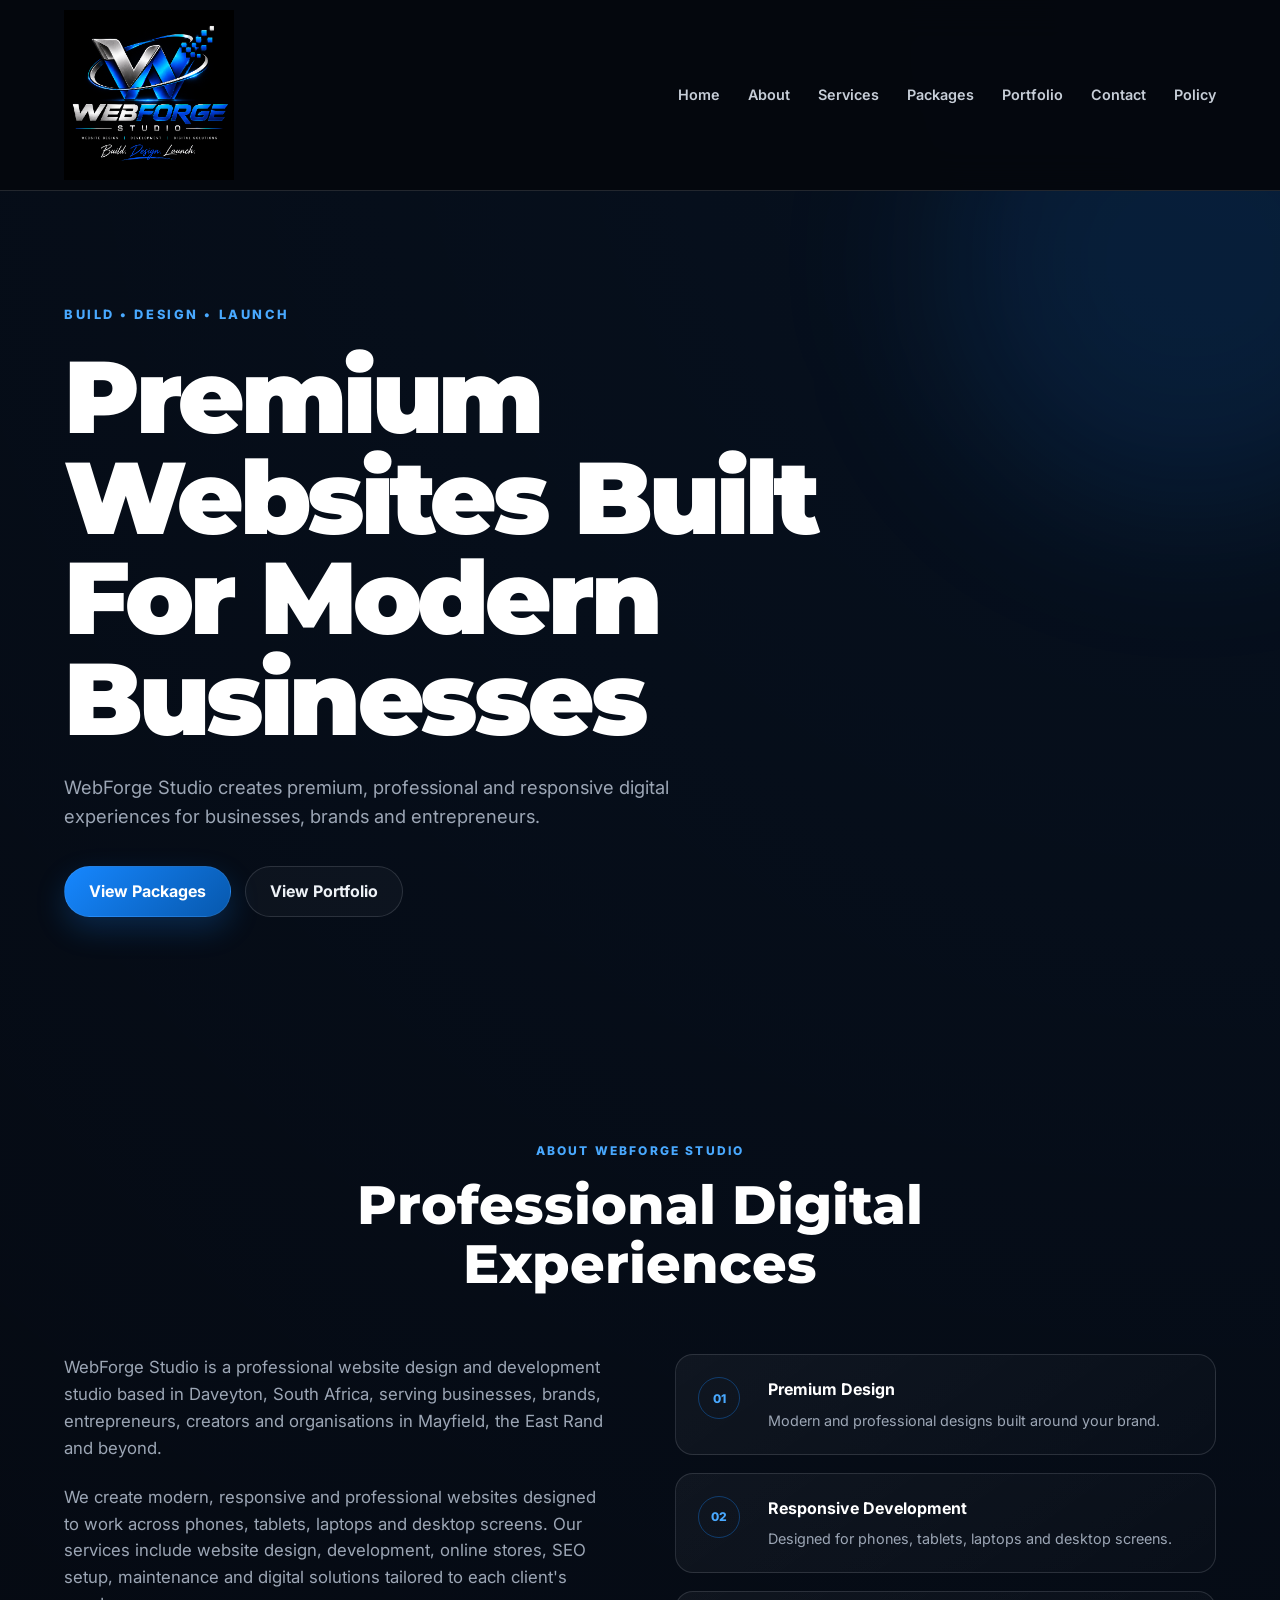
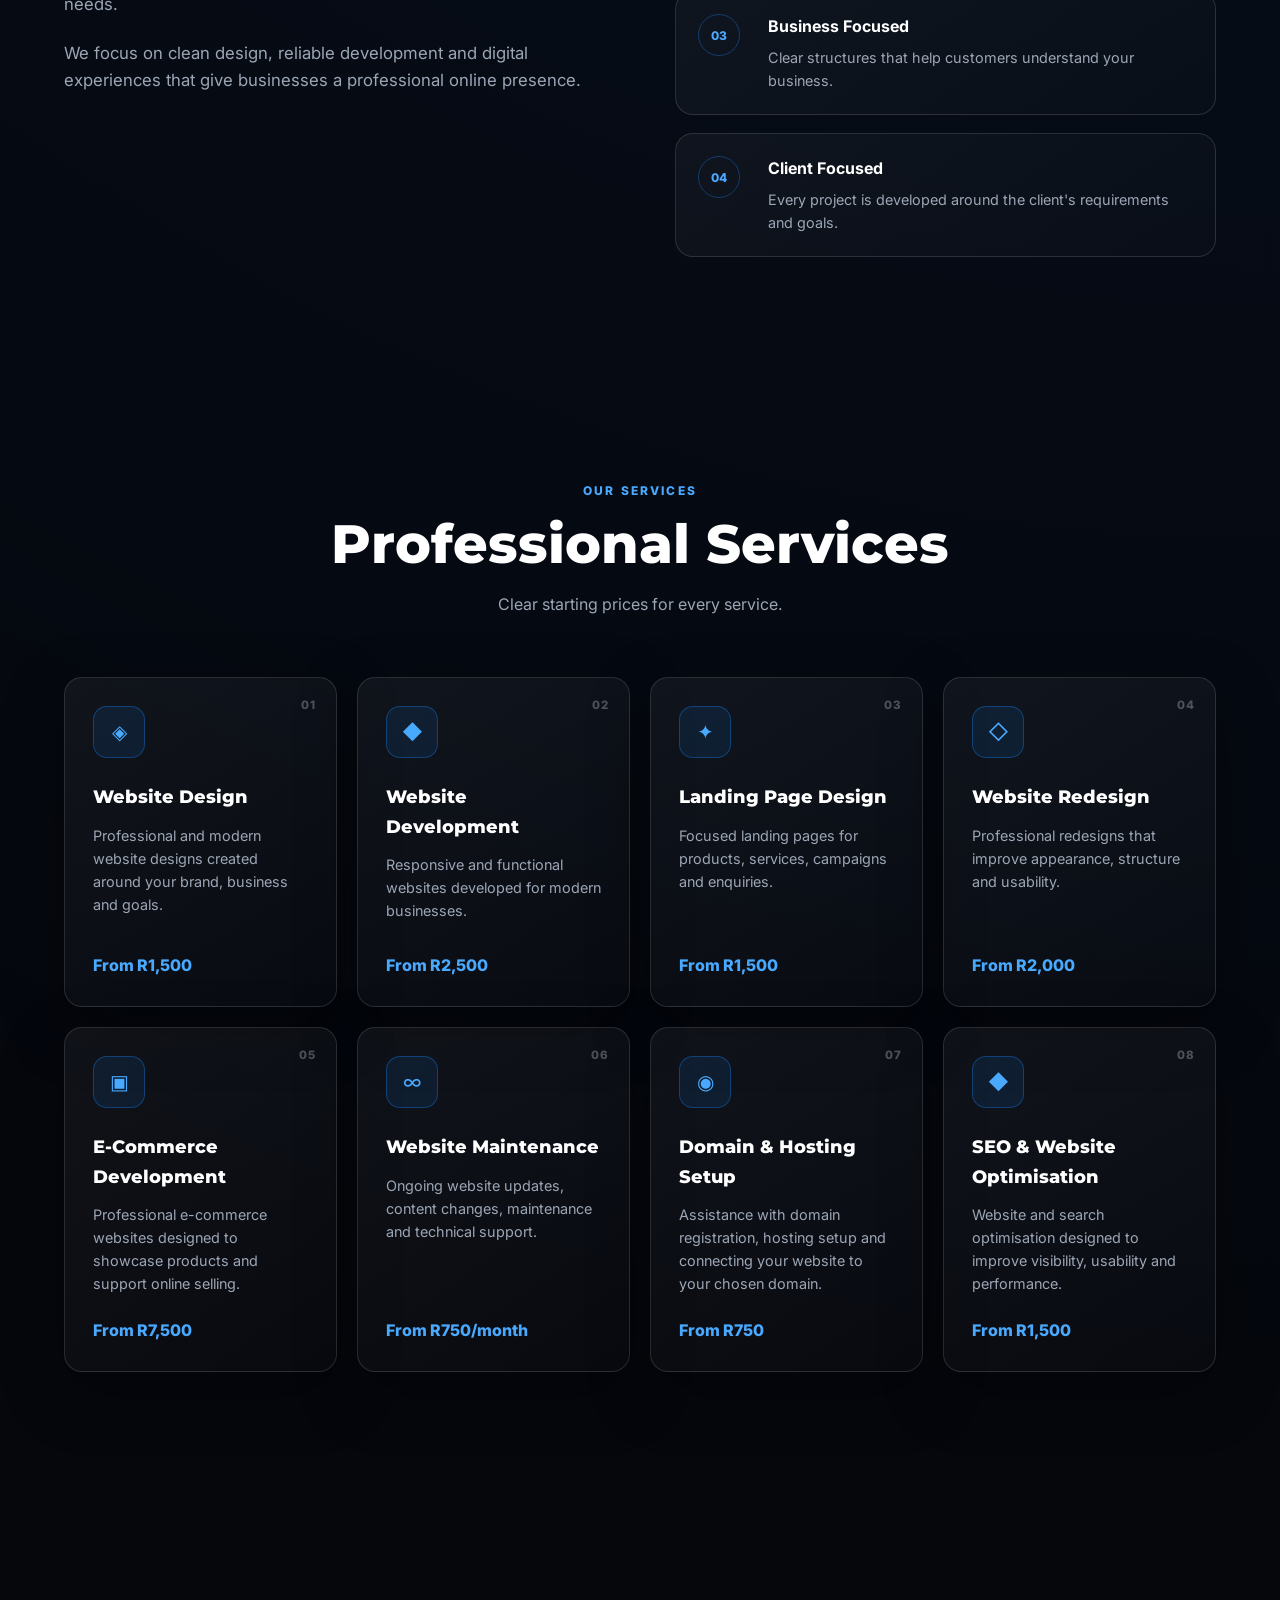
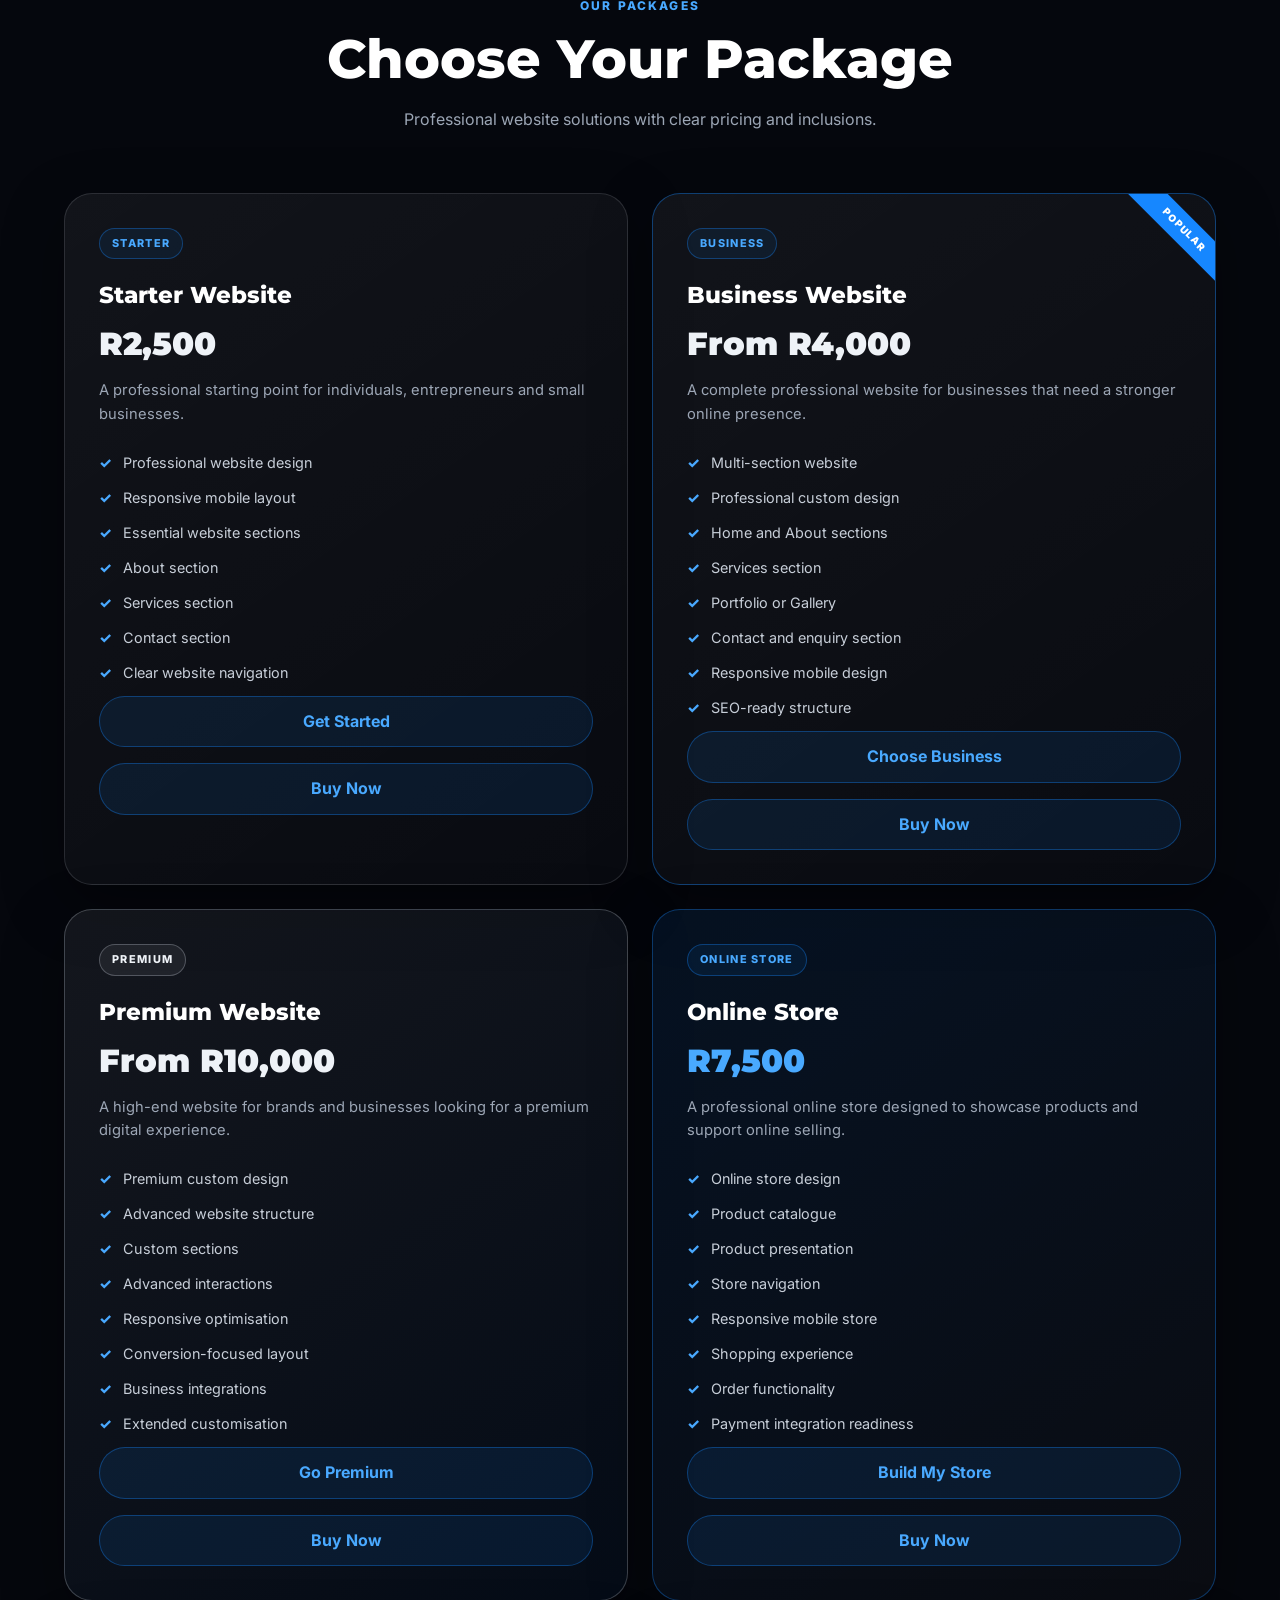
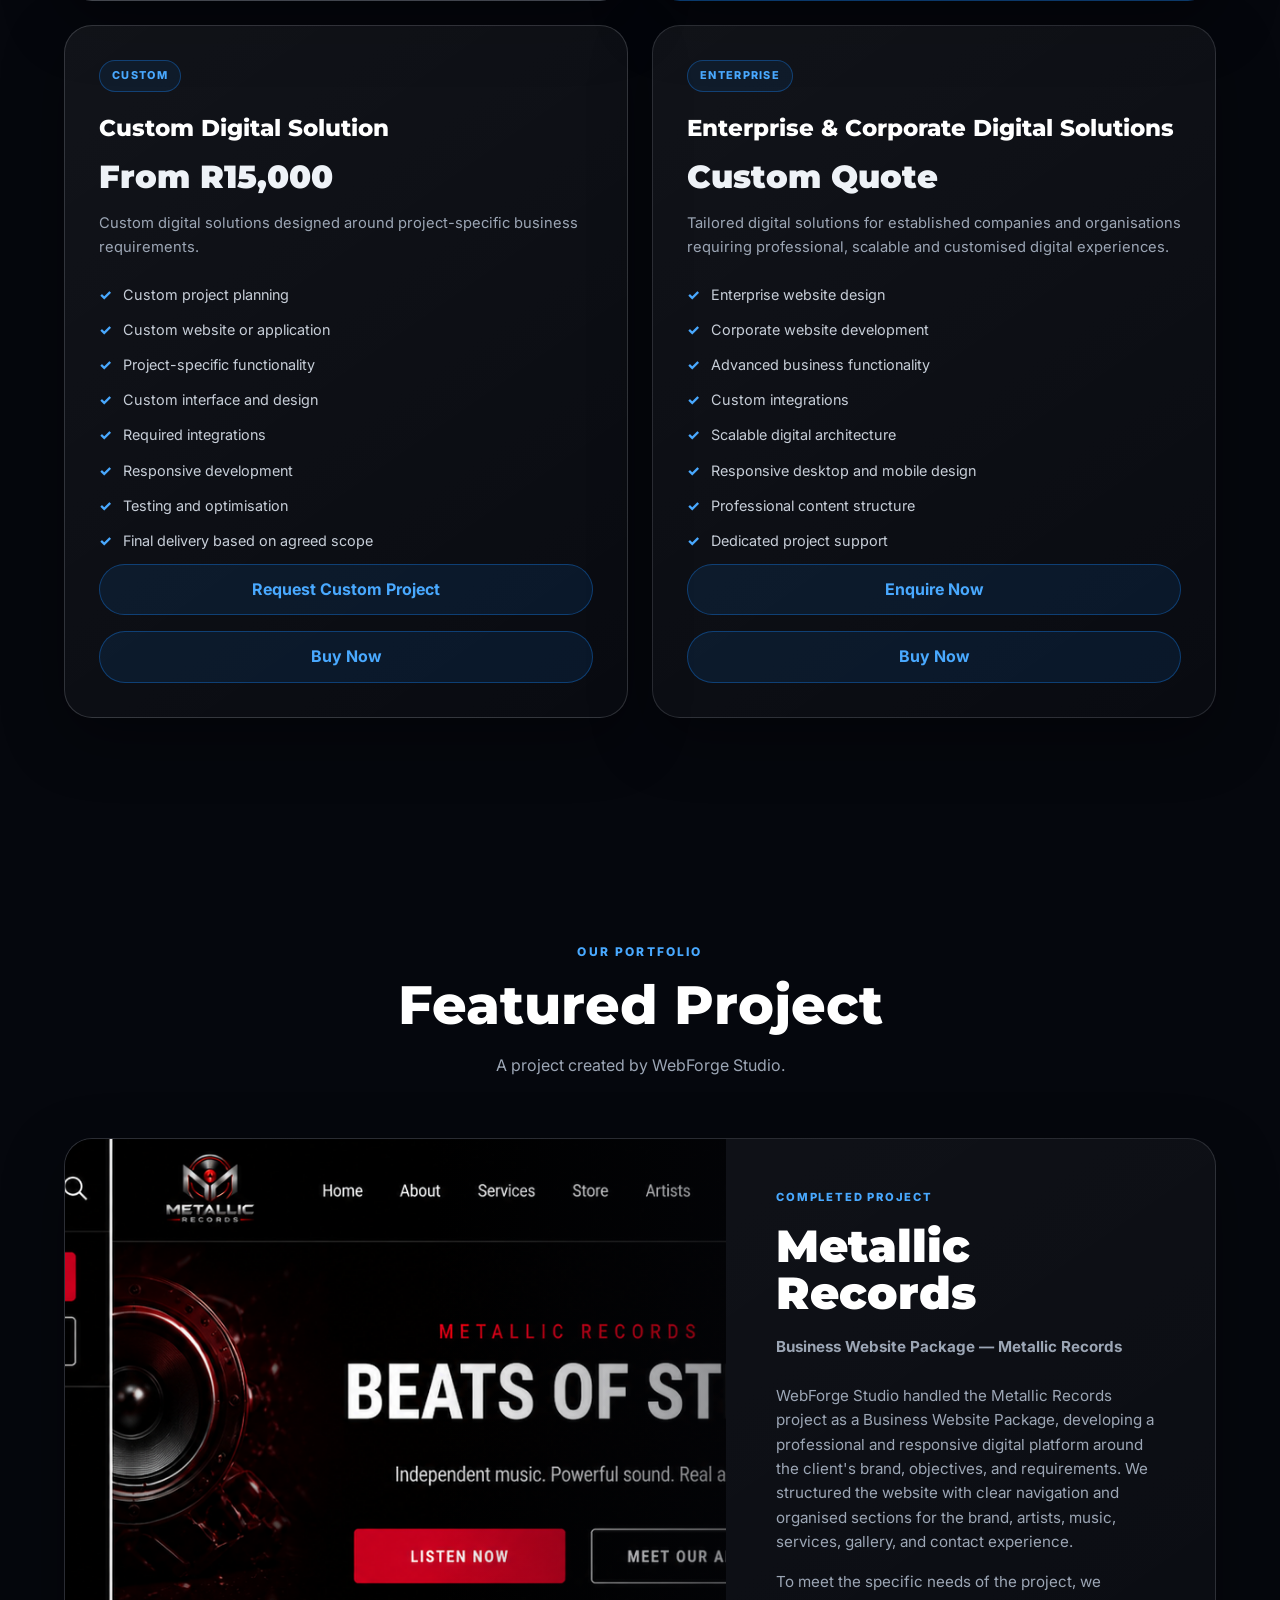
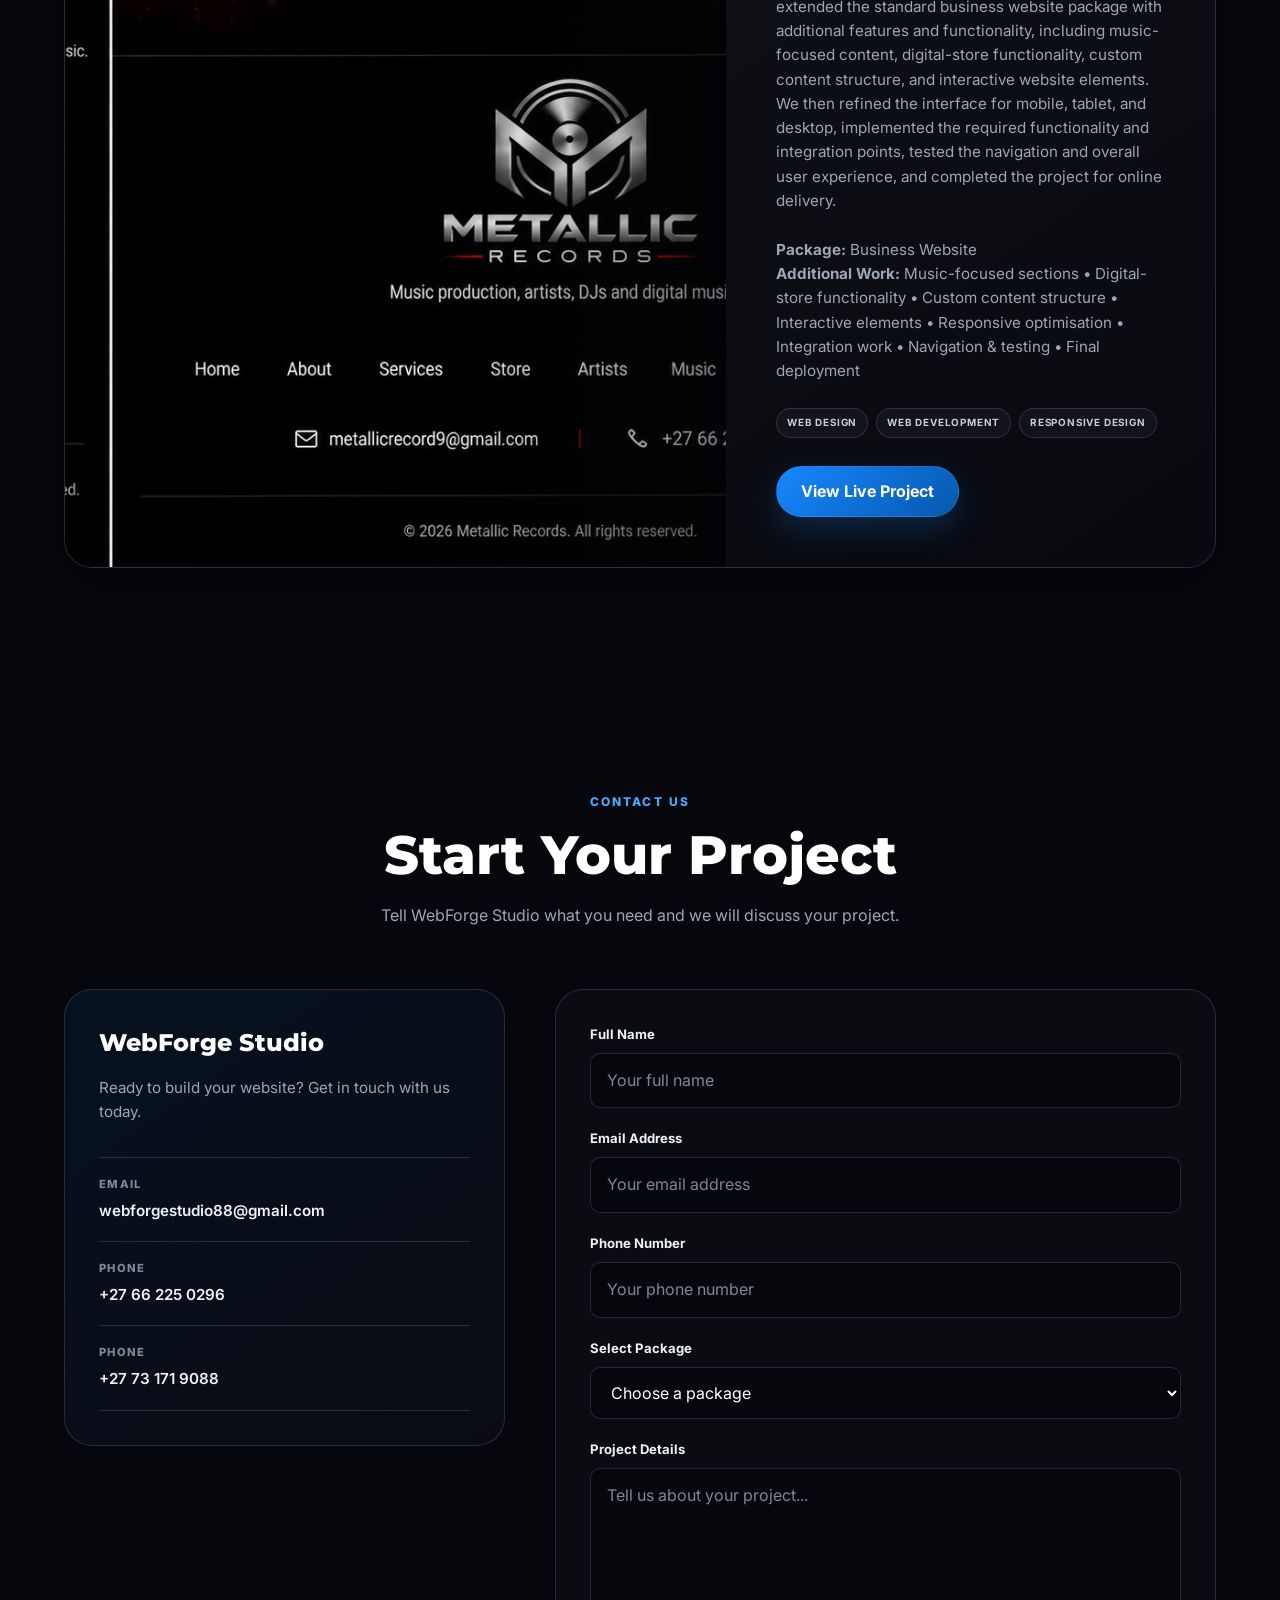
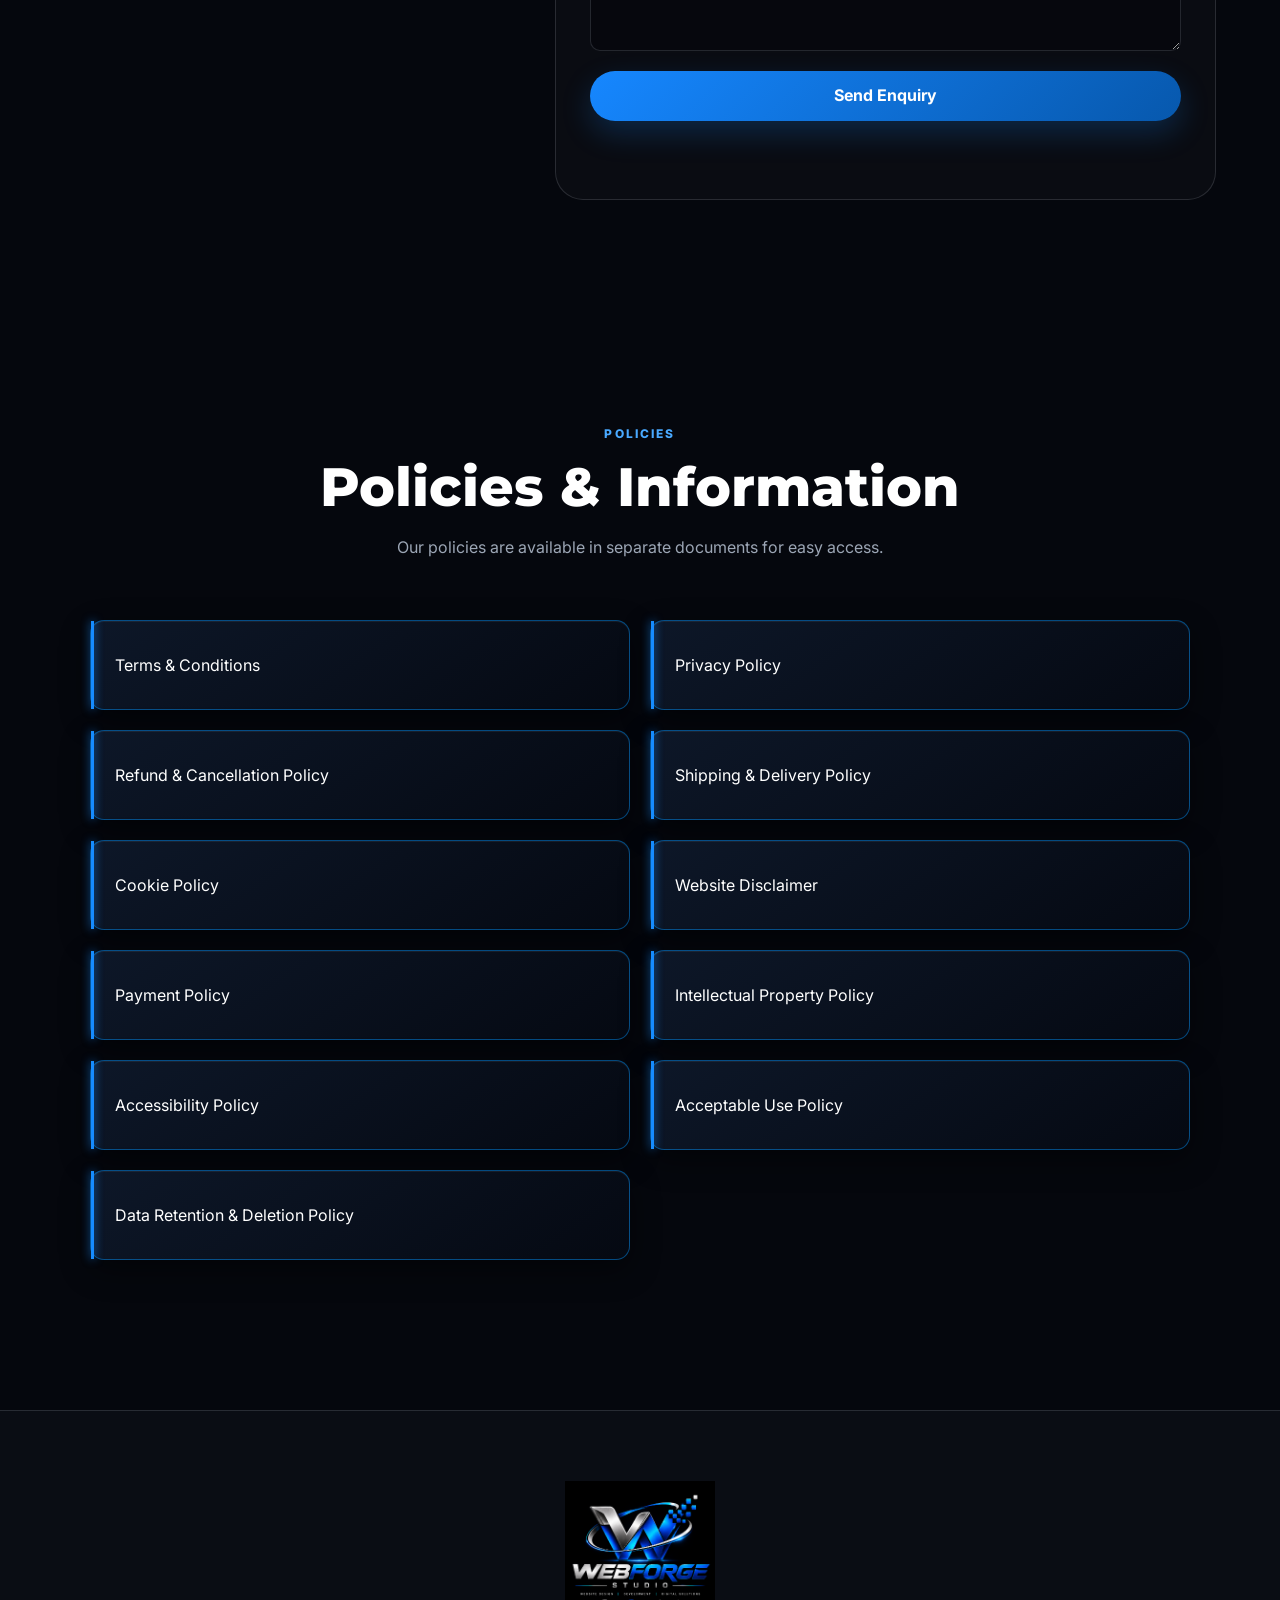
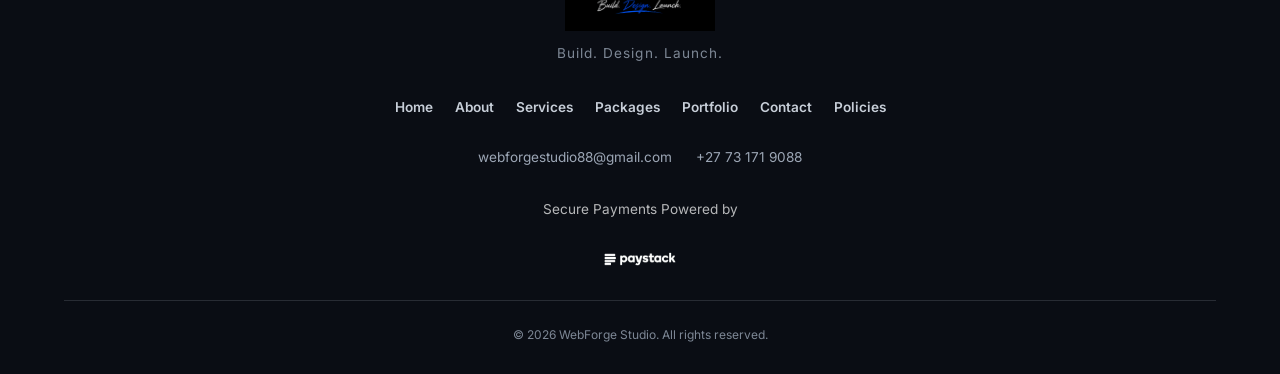
<file: index.html>
<!DOCTYPE html>
<html lang="en">

<head>

    <meta
        name="google-site-verification"
        content="w8frRjCWjqAwOxD8YPKgWgzwlTFngvxDiaIQp6qj8-Y"
    >

    <meta charset="UTF-8">

    <meta
        name="viewport"
        content="width=device-width, initial-scale=1.0"
    >

    <title>
        WebForge Studio | Web Design & Development in Daveyton & Mayfield
    </title>

    <meta
        name="description"
        content="WebForge Studio provides professional website design, development, online stores, SEO setup and digital solutions for businesses, brands and creators in Daveyton, Mayfield, East Rand and across South Africa."
    >

    <meta
        name="keywords"
        content="WebForge Studio, Web Design Daveyton, Web Development Daveyton, Web Designers Mayfield, Website Design Mayfield, Web Designers East Rand, Website Development South Africa, Online Stores South Africa, SEO Services Daveyton, Digital Solutions Gauteng"
    >

    <meta
        name="author"
        content="WebForge Studio"
    >

    <meta
        name="robots"
        content="index, follow"
    >

    <meta
        name="theme-color"
        content="#05070d"
    >

    <link
        rel="preconnect"
        href="https://fonts.googleapis.com"
    >

    <link
        rel="preconnect"
        href="https://fonts.gstatic.com"
        crossorigin
    >

    <link
        href="https://fonts.googleapis.com/css2?family=Inter:wght@400;500;600;700;800;900&family=Montserrat:wght@600;700;800;900&display=swap"
        rel="stylesheet"
    >

    <link
        rel="stylesheet"
        href="style.css"
    >

    <link
        rel="icon"
        type="image/png"
        href="images/blue.png"
    >

</head>


<body>


<!-- =========================================================
     HEADER / NAVIGATION
========================================================= -->

<header class="navbar">

    <a
        href="#home"
        class="logo-link"
        aria-label="WebForge Studio Home"
    >

        <img
            src="images/blue.png"
            alt="WebForge Studio logo"
            class="nav-logo"
        >

    </a>


    <button
        id="menuToggle"
        class="menu-toggle"
        type="button"
        aria-label="Open navigation menu"
        aria-expanded="false"
    >
        ☰
    </button>


    <nav
        id="mainNav"
        aria-label="Main navigation"
    >

        <a href="#home">
            Home
        </a>

        <a href="#about">
            About
        </a>

        <a href="#services">
            Services
        </a>

        <a href="#packages">
            Packages
        </a>

        <a href="#portfolio">
            Portfolio
        </a>

        <a href="#contact">
            Contact
        </a>

        <a href="policies/index.html">
    Policy
        </a>

    </nav>

</header>


<main>


<!-- =========================================================
     HOME / HERO
========================================================= -->

<section
    id="home"
    class="hero-section"
>

    <div class="hero-content">

        <span class="hero-tag">
            BUILD • DESIGN • LAUNCH
        </span>


        <h1>
            Premium Websites
            Built For Modern
            Businesses
        </h1>


        <p>
            WebForge Studio creates premium,
            professional and responsive digital
            experiences for businesses, brands
            and entrepreneurs.
        </p>


        <div class="hero-buttons">

            <a
                href="#packages"
                class="primary-btn"
            >
                View Packages
            </a>


            <a
                href="#portfolio"
                class="secondary-btn"
            >
                View Portfolio
            </a>

        </div>

    </div>

</section>
<!-- =========================================================
     ABOUT
========================================================= -->

<section
    id="about"
    class="section about-section"
>

    <div class="section-heading">

        <span class="section-tag">
            ABOUT WEBFORGE STUDIO
        </span>

        <h2>
            Professional Digital
            Experiences
        </h2>

    </div>


    <div class="about-grid">

        <div class="about-content">

    <p>
        WebForge Studio is a professional website
        design and development studio based in
        Daveyton, South Africa, serving businesses,
        brands, entrepreneurs, creators and
        organisations in Mayfield, the East Rand
        and beyond.
    </p>

    <p>
        We create modern, responsive and professional
        websites designed to work across phones,
        tablets, laptops and desktop screens. Our
        services include website design, development,
        online stores, SEO setup, maintenance and
        digital solutions tailored to each client's
        needs.
    </p>

    <p>
        We focus on clean design, reliable development
        and digital experiences that give businesses
        a professional online presence.
    </p>

        </div>


        <div class="about-features">

            <div class="about-feature">

                <span>
                    01
                </span>

                <div>

                    <h3>
                        Premium Design
                    </h3>

                    <p>
                        Modern and professional
                        designs built around your brand.
                    </p>

                </div>

            </div>


            <div class="about-feature">

                <span>
                    02
                </span>

                <div>

                    <h3>
                        Responsive Development
                    </h3>

                    <p>
                        Designed for phones, tablets,
                        laptops and desktop screens.
                    </p>

                </div>

            </div>


            <div class="about-feature">

                <span>
                    03
                </span>

                <div>

                    <h3>
                        Business Focused
                    </h3>

                    <p>
                        Clear structures that help
                        customers understand your business.
                    </p>

                </div>

            </div>


            <div class="about-feature">

                <span>
                    04
                </span>

                <div>

                    <h3>
                        Client Focused
                    </h3>

                    <p>
                        Every project is developed around
                        the client's requirements and goals.
                    </p>

                </div>

            </div>

        </div>

    </div>

</section>


<!-- =========================================================
     SERVICES
========================================================= -->

<section
    id="services"
    class="section services-section"
>

    <div class="section-heading">

        <span class="section-tag">
            OUR SERVICES
        </span>

        <h2>
            Professional Services
        </h2>

        <p>
            Clear starting prices for every service.
        </p>

    </div>


    <div class="services-grid">


        <!-- SERVICE 01 -->

        <article class="service-card">

            <span class="service-number">
                01
            </span>

            <div class="service-icon">
                ◈
            </div>

            <h3>
                Website Design
            </h3>

            <p>
                Professional and modern website
                designs created around your brand,
                business and goals.
            </p>

            <strong class="service-price">
                From R1,500
            </strong>

        </article>


        <!-- SERVICE 02 -->

        <article class="service-card">

            <span class="service-number">
                02
            </span>

            <div class="service-icon">
                ◆
            </div>

            <h3>
                Website Development
            </h3>

            <p>
                Responsive and functional websites
                developed for modern businesses.
            </p>

            <strong class="service-price">
                From R2,500
            </strong>

        </article>


        <!-- SERVICE 03 -->

        <article class="service-card">

            <span class="service-number">
                03
            </span>

            <div class="service-icon">
                ✦
            </div>

            <h3>
                Landing Page Design
            </h3>

            <p>
                Focused landing pages for products,
                services, campaigns and enquiries.
            </p>

            <strong class="service-price">
                From R1,500
            </strong>

        </article>


        <!-- SERVICE 04 -->

        <article class="service-card">

            <span class="service-number">
                04
            </span>

            <div class="service-icon">
                ◇
            </div>

            <h3>
                Website Redesign
            </h3>

            <p>
                Professional redesigns that improve
                appearance, structure and usability.
            </p>

            <strong class="service-price">
                From R2,000
            </strong>

        </article>
                <!-- SERVICE 05 -->

        <article class="service-card">

            <span class="service-number">
                05
            </span>

            <div class="service-icon">
                ▣
            </div>

            <h3>
                E-Commerce Development
            </h3>

            <p>
                Professional e-commerce websites
                designed to showcase products and
                support online selling.
            </p>

            <strong class="service-price">
                From R7,500
            </strong>

        </article>


        <!-- SERVICE 06 -->

        <article class="service-card">

            <span class="service-number">
                06
            </span>

            <div class="service-icon">
                ∞
            </div>

            <h3>
                Website Maintenance
            </h3>

            <p>
                Ongoing website updates, content
                changes, maintenance and technical
                support.
            </p>

            <strong class="service-price">
                From R750/month
            </strong>

        </article>


        <!-- SERVICE 07 -->

        <article class="service-card">

            <span class="service-number">
                07
            </span>

            <div class="service-icon">
                ◉
            </div>

            <h3>
                Domain &amp; Hosting Setup
            </h3>

            <p>
                Assistance with domain registration,
                hosting setup and connecting your
                website to your chosen domain.
            </p>

            <strong class="service-price">
                From R750
            </strong>

        </article>


        <!-- SERVICE 08 -->

        <article class="service-card">

            <span class="service-number">
                08
            </span>

            <div class="service-icon">
                ◆
            </div>

            <h3>
                SEO &amp; Website Optimisation
            </h3>

            <p>
                Website and search optimisation
                designed to improve visibility,
                usability and performance.
            </p>

            <strong class="service-price">
                From R1,500
            </strong>

        </article>


    </div>

</section>
<!-- =========================================================
     PACKAGES
========================================================= -->

<section
    id="packages"
    class="section packages-section"
>

    <div class="section-heading">

        <span class="section-tag">
            OUR PACKAGES
        </span>

        <h2>
            Choose Your Package
        </h2>

        <p>
            Professional website solutions with
            clear pricing and inclusions.
        </p>

    </div>


    <div class="packages-grid">


        <!-- PACKAGE 1 -->

        <article class="package-card">

            <span class="package-label">
                STARTER
            </span>

            <h3>
                Starter Website
            </h3>

            <div class="package-price">
                R2,500
            </div>

            <p>
                A professional starting point for
                individuals, entrepreneurs and
                small businesses.
            </p>

            <ul>

                <li>
                    Professional website design
                </li>

                <li>
                    Responsive mobile layout
                </li>

                <li>
                    Essential website sections
                </li>

                <li>
                    About section
                </li>

                <li>
                    Services section
                </li>

                <li>
                    Contact section
                </li>

                <li>
                    Clear website navigation
                </li>

            </ul>

            <a
                href="#contact"
                class="package-btn"
                data-selected-package="Starter Website — R2,500"
            >
                Get Started
            </a>
          
          <a
    href="https://paystack.com/buy/starter-website--50-deposit-ugwhdj"
    class="package-btn"
    target="_blank"
    rel="noopener noreferrer"
>
    Buy Now
          </a>

        </article>


        <!-- PACKAGE 2 -->

        <article class="package-card featured">

            <span class="package-label">
                BUSINESS
            </span>

            <h3>
                Business Website
            </h3>

            <div class="package-price">
                From R4,000
            </div>

            <p>
                A complete professional website
                for businesses that need a stronger
                online presence.
            </p>

            <ul>

                <li>
                    Multi-section website
                </li>

                <li>
                    Professional custom design
                </li>

                <li>
                    Home and About sections
                </li>

                <li>
                    Services section
                </li>

                <li>
                    Portfolio or Gallery
                </li>

                <li>
                    Contact and enquiry section
                </li>

                <li>
                    Responsive mobile design
                </li>

                <li>
                    SEO-ready structure
                </li>

            </ul>

            <a
                href="#contact"
                class="package-btn"
                data-selected-package="Business Website — From R4,000"
            >
                Choose Business
            </a>
          
          <a
    href="https://paystack.com/buy/business-website--50-deposit-lozhky"
    class="package-btn"
    target="_blank"
    rel="noopener noreferrer"
>
    Buy Now
          </a>

        </article>
                <!-- PACKAGE 3 — PREMIUM WEBSITE -->

        <article class="package-card premium">

            <span class="package-label">
                PREMIUM
            </span>

            <h3>
                Premium Website
            </h3>

            <div class="package-price">
                From R10,000
            </div>

            <p>
                A high-end website for brands and
                businesses looking for a premium
                digital experience.
            </p>

            <ul>

                <li>
                    Premium custom design
                </li>

                <li>
                    Advanced website structure
                </li>

                <li>
                    Custom sections
                </li>

                <li>
                    Advanced interactions
                </li>

                <li>
                    Responsive optimisation
                </li>

                <li>
                    Conversion-focused layout
                </li>

                <li>
                    Business integrations
                </li>

                <li>
                    Extended customisation
                </li>

            </ul>

            <a
                href="#contact"
                class="package-btn"
                data-selected-package="Premium Website — From R10,000"
            >
                Go Premium
            </a>

          <a
    href="https://paystack.com/buy/premium-website--50-deposit-hgbdgi"
    class="package-btn"
    target="_blank"
    rel="noopener noreferrer"
>
    Buy Now
</a>

        </article>


        <!-- PACKAGE 5 — ONLINE STORE
             DIRECTLY UNDER PREMIUM WEBSITE -->

        <article class="package-card online-store">

            <span class="package-label">
                ONLINE STORE
            </span>

            <h3>
                Online Store
            </h3>

            <div class="package-price">
                R7,500
            </div>

            <p>
                A professional online store designed
                to showcase products and support
                online selling.
            </p>

            <ul>

                <li>
                    Online store design
                </li>

                <li>
                    Product catalogue
                </li>

                <li>
                    Product presentation
                </li>

                <li>
                    Store navigation
                </li>

                <li>
                    Responsive mobile store
                </li>

                <li>
                    Shopping experience
                </li>

                <li>
                    Order functionality
                </li>

                <li>
                    Payment integration readiness
                </li>

            </ul>

            <a
                href="#contact"
                class="package-btn"
                data-selected-package="Online Store — R5,000"
            >
                Build My Store
            </a>

          <a
    href="https://paystack.com/buy/online-store--50-deposit-ocivcs"
    class="package-btn"
    target="_blank"
    rel="noopener noreferrer"
>
    Buy Now
          </a>

        </article>
                <!-- PACKAGE 4 — CUSTOM DIGITAL SOLUTION -->

        <article class="package-card custom-solution">

            <span class="package-label">
                CUSTOM
            </span>

            <h3>
                Custom Digital Solution
            </h3>

            <div class="package-price">
                From R15,000
            </div>

            <p>
                Custom digital solutions designed
                around project-specific business
                requirements.
            </p>

            <ul>

                <li>
                    Custom project planning
                </li>

                <li>
                    Custom website or application
                </li>

                <li>
                    Project-specific functionality
                </li>

                <li>
                    Custom interface and design
                </li>

                <li>
                    Required integrations
                </li>

                <li>
                    Responsive development
                </li>

                <li>
                    Testing and optimisation
                </li>

                <li>
                    Final delivery based on agreed scope
                </li>

            </ul>

            <a
                href="#contact"
                class="package-btn"
                data-selected-package="Custom Digital Solution — From R15,000"
            >
                Request Custom Project
            </a>

          <a
    href="https://paystack.com/buy/custom-digital-solution--50-deposit-rojfmt"
    class="package-btn"
    target="_blank"
    rel="noopener noreferrer"
>
    Buy Now
          </a>

        </article>
      <article class="package-card">

    <span class="package-label">
        ENTERPRISE
    </span>

    <h3>
        Enterprise & Corporate Digital Solutions
    </h3>

    <div class="package-price">
        Custom Quote
    </div>

    <p>
        Tailored digital solutions for established
        companies and organisations requiring
        professional, scalable and customised
        digital experiences.
    </p>

    <ul>
        <li>Enterprise website design</li>
        <li>Corporate website development</li>
        <li>Advanced business functionality</li>
        <li>Custom integrations</li>
        <li>Scalable digital architecture</li>
        <li>Responsive desktop and mobile design</li>
        <li>Professional content structure</li>
        <li>Dedicated project support</li>
    </ul>

    <a
        href="#contact"
        class="package-btn"
        data-selected-package="Enterprise & Corporate Digital Solutions"
    >
        Enquire Now
    </a>

        <a
    href="https://paystack.com/buy/enterprise--corporate-digital-solution--50-deposit-salebd"
    class="package-btn"
    target="_blank"
    rel="noopener noreferrer"
>
    Buy Now
        </a>
        

      </article>


    </div>

</section>
<!-- =========================================================
     PORTFOLIO
========================================================= -->

<section
    id="portfolio"
    class="section portfolio-section"
>

    <div class="section-heading">

        <span class="section-tag">
            OUR PORTFOLIO
        </span>

        <h2>
            Featured Project
        </h2>

        <p>
            A project created by WebForge Studio.
        </p>

    </div>


    <div class="portfolio-card">


        <div class="portfolio-image">

            <img
                src="images/metallic-records.png"
                alt="Metallic Records portfolio project"
            >

        </div>


        <div class="portfolio-content">

            <span class="portfolio-status">
                COMPLETED PROJECT
            </span>


            <h3>
                Metallic Records
            </h3>


            <p>
    <strong>Business Website Package — Metallic Records</strong><br><br>

    WebForge Studio handled the Metallic Records project as a
    Business Website Package, developing a professional and
    responsive digital platform around the client's brand,
    objectives, and requirements. We structured the website
    with clear navigation and organised sections for the brand,
    artists, music, services, gallery, and contact experience.
</p>

<p>
    To meet the specific needs of the project, we extended the
    standard business website package with additional features
    and functionality, including music-focused content,
    digital-store functionality, custom content structure,
    and interactive website elements. We then refined the
    interface for mobile, tablet, and desktop, implemented
    the required functionality and integration points, tested
    the navigation and overall user experience, and completed
    the project for online delivery.
    <br><br>

    <strong>Package:</strong> Business Website<br>
    <strong>Additional Work:</strong>
    Music-focused sections • Digital-store functionality •
    Custom content structure • Interactive elements •
    Responsive optimisation • Integration work •
    Navigation &amp; testing • Final deployment
</p>


            <div class="portfolio-tags">

                <span>
                    WEB DESIGN
                </span>

                <span>
                    WEB DEVELOPMENT
                </span>

                <span>
                    RESPONSIVE DESIGN
                </span>

            </div>


            <a
                href="https://metallicrecords.github.io/metallic-records-website/"
                target="_blank"
                rel="noopener noreferrer"
                class="primary-btn"
            >
                View Live Project
            </a>

        </div>

    </div>

</section>


<!-- =========================================================
     CONTACT
========================================================= -->

<section
    id="contact"
    class="section contact-section"
>

    <div class="section-heading">

        <span class="section-tag">
            CONTACT US
        </span>

        <h2>
            Start Your Project
        </h2>

        <p>
            Tell WebForge Studio what you need
            and we will discuss your project.
        </p>

    </div>


    <div class="contact-grid">


        <div class="contact-information">

            <h3>
                WebForge Studio
            </h3>


            <p>
                Ready to build your website?
                Get in touch with us today.
            </p>


            <div class="contact-detail">

                <span>
                    Email
                </span>

                <a
                    href="mailto:webforgestudio88@gmail.com"
                >
                    webforgestudio88@gmail.com
                </a>

            </div>


            <div class="contact-detail">

                <span>
                    Phone
                </span>

                <a
                    href="tel:+27662250296"
                >
                    +27 66 225 0296
                </a>

            </div>
          <div class="contact-detail">
    <span>Phone</span>
    <a href="tel:+27731719088">
        +27 73 171 9088
    </a>
          </div>

        </div>


        <form
    id="contactForm"
    class="contact-form"
    action="https://formsubmit.co/webforgestudio88@gmail.com"
    method="POST"
>

            <div class="form-group">

                <label for="contactName">
                    Full Name
                </label>
              <input type="hidden" name="_subject" value="New WebForge Studio Project Enquiry">
<input type="hidden" name="_template" value="table">

                <input
                    type="text"
                    id="contactName"
                    name="contactName"
                    placeholder="Your full name"
                    required
                >

            </div>


            <div class="form-group">

                <label for="contactEmail">
                    Email Address
                </label>

                <input
                    type="email"
                    id="contactEmail"
                    name="contactEmail"
                    placeholder="Your email address"
                    required
                >

            </div>


            <div class="form-group">

                <label for="contactPhone">
                    Phone Number
                </label>

                <input
                    type="tel"
                    id="contactPhone"
                    name="contactPhone"
                    placeholder="Your phone number"
                >

            </div>


            <div class="form-group">

                <label for="selectedPackage">
                    Select Package
                </label>

                <select
                    id="selectedPackage"
                    name="selectedPackage"
                    required
                >

                    <option value="">
                        Choose a package
                    </option>

                    <option value="Starter Website — R2,500">
                        Starter Website — R2,500
                    </option>

                    <option value="Business Website — From R4,000">
                        Business Website — From R4,000
                    </option>

                    <option value="Premium Website — From R10,000">
                        Premium Website — From R10,000
                    </option>

                    <option value="Online Store — R7,500">
                        Online Store — R7,500
                    </option>

                    <option value="Custom Digital Solution — From R15,000">
                        Custom Digital Solution — From R15,000
                    </option>

                </select>

            </div>


            <div class="form-group">

                <label for="contactMessage">
                    Project Details
                </label>

                <textarea
                    id="contactMessage"
                    name="contactMessage"
                    rows="6"
                    placeholder="Tell us about your project..."
                    required
                ></textarea>

            </div>


            <button
                type="submit"
                class="primary-btn"
            >
                Send Enquiry
            </button>


            <p
                id="contactMessageStatus"
                class="form-status"
                aria-live="polite"
            ></p>

        </form>

    </div>

</section>
<!-- =========================================================
     POLICIES
========================================================= -->

<section
    id="policies"
    class="section policy-navigation-section"
>

    <div class="section-heading">

        <span class="section-tag">
            POLICIES
        </span>

        <h2>
            Policies &amp; Information
        </h2>

        <p>
            Our policies are available in separate
            documents for easy access.
        </p>

    </div>


    <div class="policy-links">

    <a href="policies/terms-and-conditions.html">Terms &amp; Conditions</a>
<a href="policies/privacy-policy.html">Privacy Policy</a>
<a href="policies/refund-cancellation-policy.html">Refund &amp; Cancellation Policy</a>
<a href="policies/shipping-delivery-policy.html">Shipping &amp; Delivery Policy</a>
<a href="policies/cookie-policy.html">Cookie Policy</a>
<a href="policies/website-disclaimer.html">Website Disclaimer</a>
<a href="policies/payment-policy.html">Payment Policy</a>
<a href="policies/intellectual-property.html">Intellectual Property Policy</a>
<a href="policies/accessibility-policy.html">Accessibility Policy</a>
<a href="policies/acceptable-use-policy.html">Acceptable Use Policy</a>
<a href="policies/data-retention-deletion-policy.html">Data Retention &amp; Deletion Policy</a>

    </div>

</section>


</main>


<!-- =========================================================
     FOOTER
========================================================= -->

<footer class="site-footer">


    <div class="footer-brand">

        <img
            src="images/blue.png"
            alt="WebForge Studio logo"
        >

        <p>
            Build. Design. Launch.
        </p>

    </div>


    <div class="footer-links">

        <a href="#home">
            Home
        </a>

        <a href="#about">
            About
        </a>

        <a href="#services">
            Services
        </a>

        <a href="#packages">
            Packages
        </a>

        <a href="#portfolio">
            Portfolio
        </a>

        <a href="#contact">
            Contact
        </a>

        <a href="policies/index.html" class="nav-link">
    Policies
        </a>

    </div>


    <div class="footer-contact">

        <a
            href="mailto:webforgestudio88@gmail.com"
        >
            webforgestudio88@gmail.com
        </a>


        <a
            href="tel:+27 73 171 9088"
        >
            +27 73 171 9088
        </a>

    </div>
  <div class="payment-powered">
    <p>Secure Payments Powered by</p>

    <img
        src="images/paystack.png"
        alt="Paystack"
        class="paystack-logo"
    >
</div>

<p class="copyright">
    &copy; 2026 WebForge Studio. All rights reserved.
</p>

</footer>


<script src="script.js"></script>


</body>

</html>
</file>
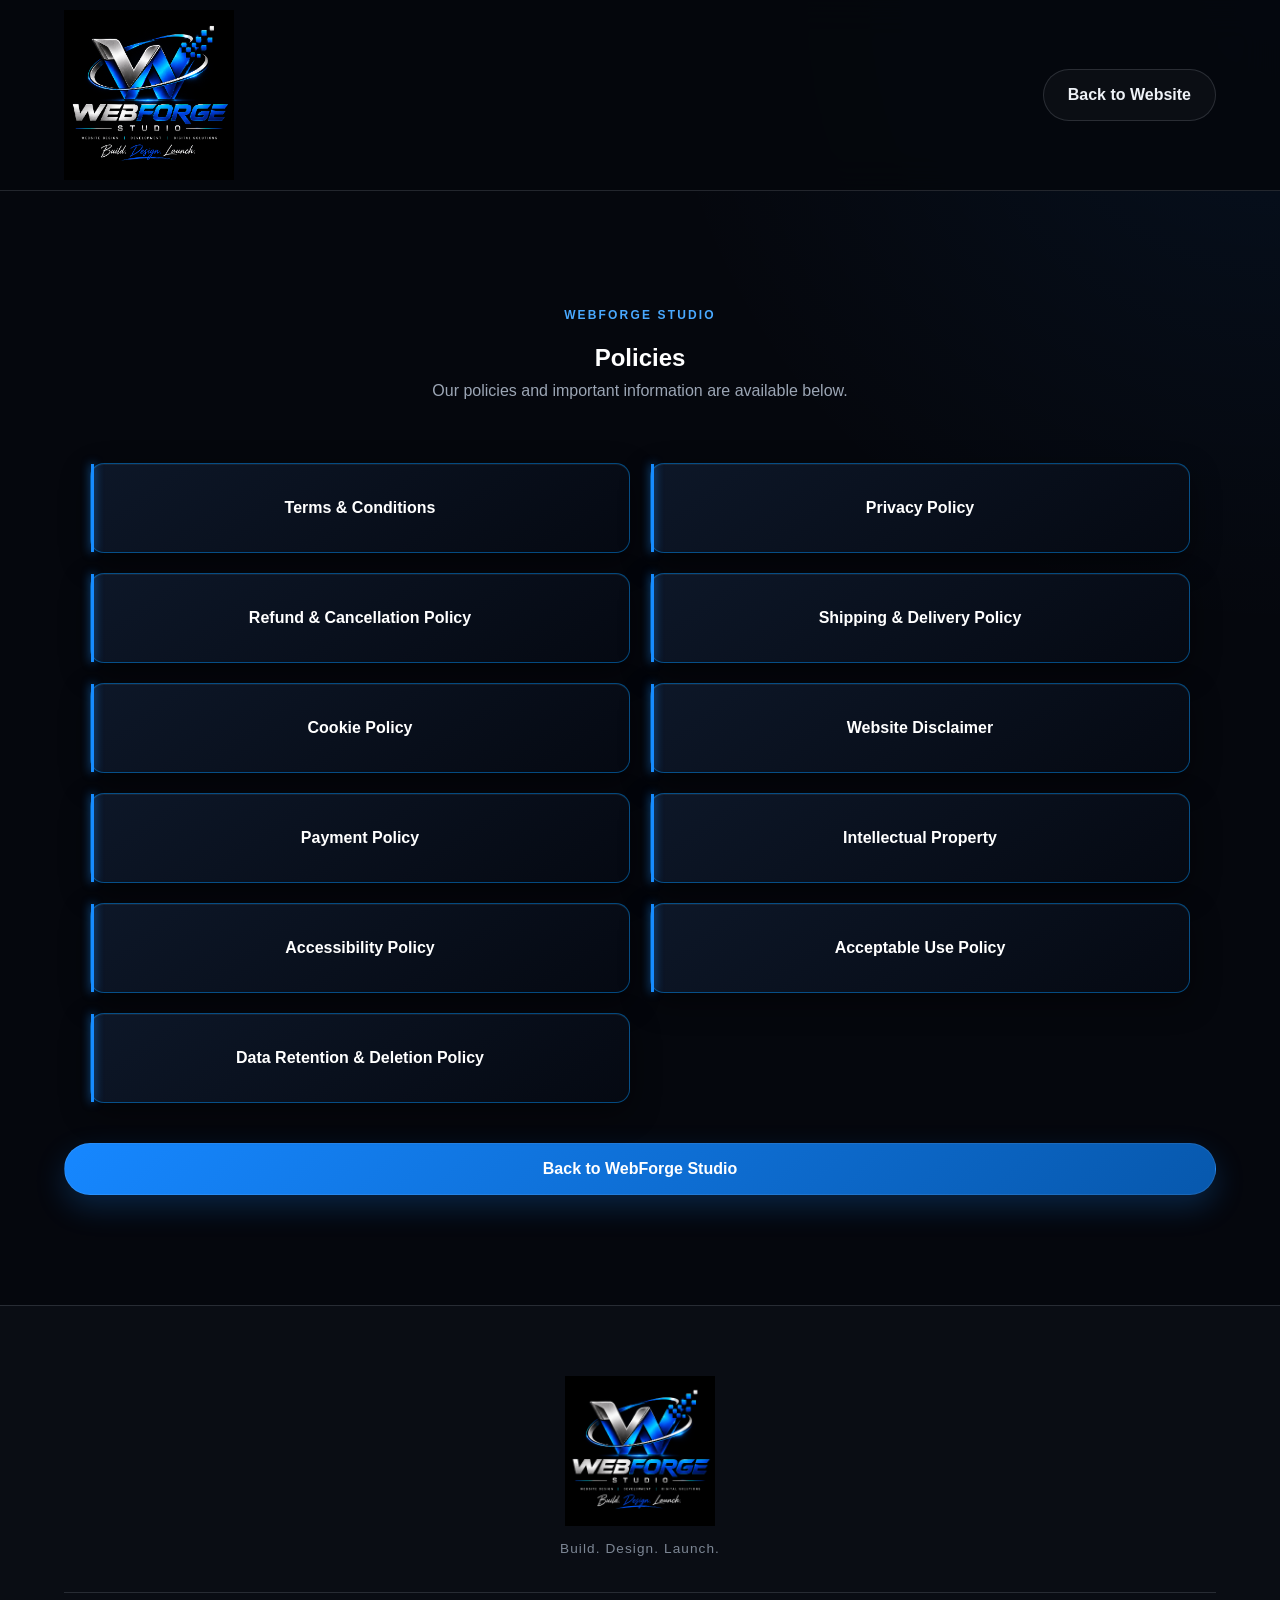
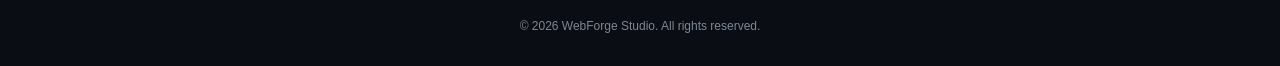
<file: policies/index.html>
<!DOCTYPE html>
<html lang="en">
<head>

    <meta charset="UTF-8">

    <meta
        name="viewport"
        content="width=device-width, initial-scale=1.0"
    >

    <meta
        name="description"
        content="WebForge Studio policies and legal information."
    >

    <title>Policies | WebForge Studio</title>

    <link rel="stylesheet" href="../style.css">

</head>

<body>

    <header class="navbar">

        <a
            href="../index.html"
            class="logo-link"
            aria-label="WebForge Studio Home"
        >

            <img
                src="../images/blue.png"
                alt="WebForge Studio"
                class="nav-logo"
            >

        </a>

        <a
            href="../index.html"
            class="secondary-btn"
        >
            Back to Website
        </a>

    </header>


    <main>

        <section class="section">

            <div class="section-heading">

                <span class="section-tag">
                    WEBFORGE STUDIO
                </span>

                <h1>
                    Policies
                </h1>

                <p>
                    Our policies and important information
                    are available below.
                </p>

            </div>


            <article class="policy-document">

                <div class="policy-links">

                    <a
                        href="terms-and-conditions.html"
                        class="secondary-btn"
                    >
                        Terms &amp; Conditions
                    </a>

                    <a
                        href="privacy-policy.html"
                        class="secondary-btn"
                    >
                        Privacy Policy
                    </a>

                    <a
                        href="refund-cancellation-policy.html"
                        class="secondary-btn"
                    >
                        Refund &amp; Cancellation Policy
                    </a>

                    <a
                        href="shipping-delivery-policy.html"
                        class="secondary-btn"
                    >
                        Shipping &amp; Delivery Policy
                    </a>

                    <a
                        href="cookie-policy.html"
                        class="secondary-btn"
                    >
                        Cookie Policy
                    </a>

                    <a
                        href="website-disclaimer.html"
                        class="secondary-btn"
                    >
                        Website Disclaimer
                    </a>

                    <a
                        href="payment-policy.html"
                        class="secondary-btn"
                    >
                        Payment Policy
                    </a>

                    <a
                        href="intellectual-property.html"
                        class="secondary-btn"
                    >
                        Intellectual Property
                    </a>
                                        <a
                        href="accessibility-policy.html"
                        class="secondary-btn"
                    >
                        Accessibility Policy
                    </a>

                    <a
                        href="acceptable-use-policy.html"
                        class="secondary-btn"
                    >
                        Acceptable Use Policy
                    </a>

                    <a
                        href="data-retention-deletion-policy.html"
                        class="secondary-btn"
                    >
                        Data Retention &amp; Deletion Policy
                    </a>

                </div>


                <div class="policy-navigation">

                    <a
                        href="../index.html"
                        class="primary-btn"
                    >
                        Back to WebForge Studio
                    </a>

                </div>

            </article>

        </section>

    </main>


    <footer class="site-footer">

        <div class="footer-brand">

            <img
                src="../images/blue.png"
                alt="WebForge Studio"
            >

            <p>
                Build. Design. Launch.
            </p>

        </div>

        <p class="copyright">
            &copy; 2026 WebForge Studio. All rights reserved.
        </p>

    </footer>


    <script src="../script.js"></script>

</body>
</html>
</file>
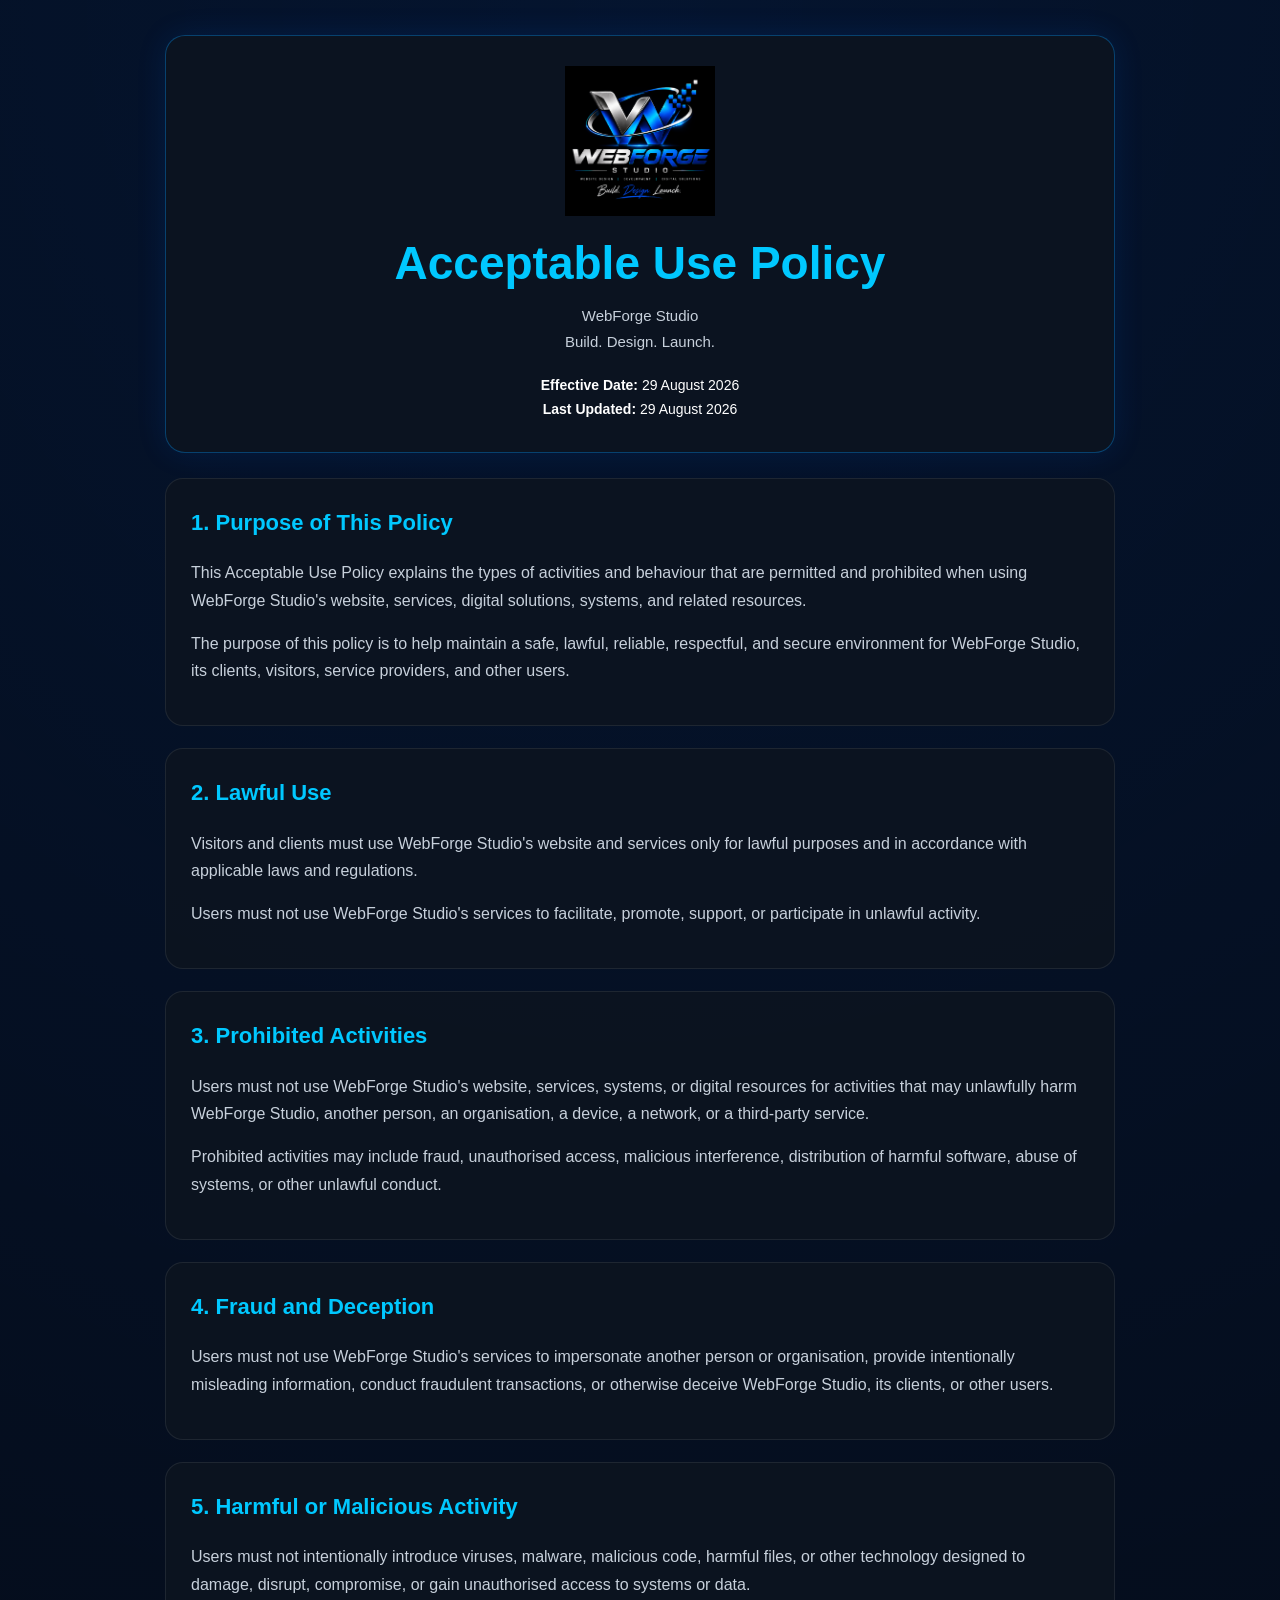
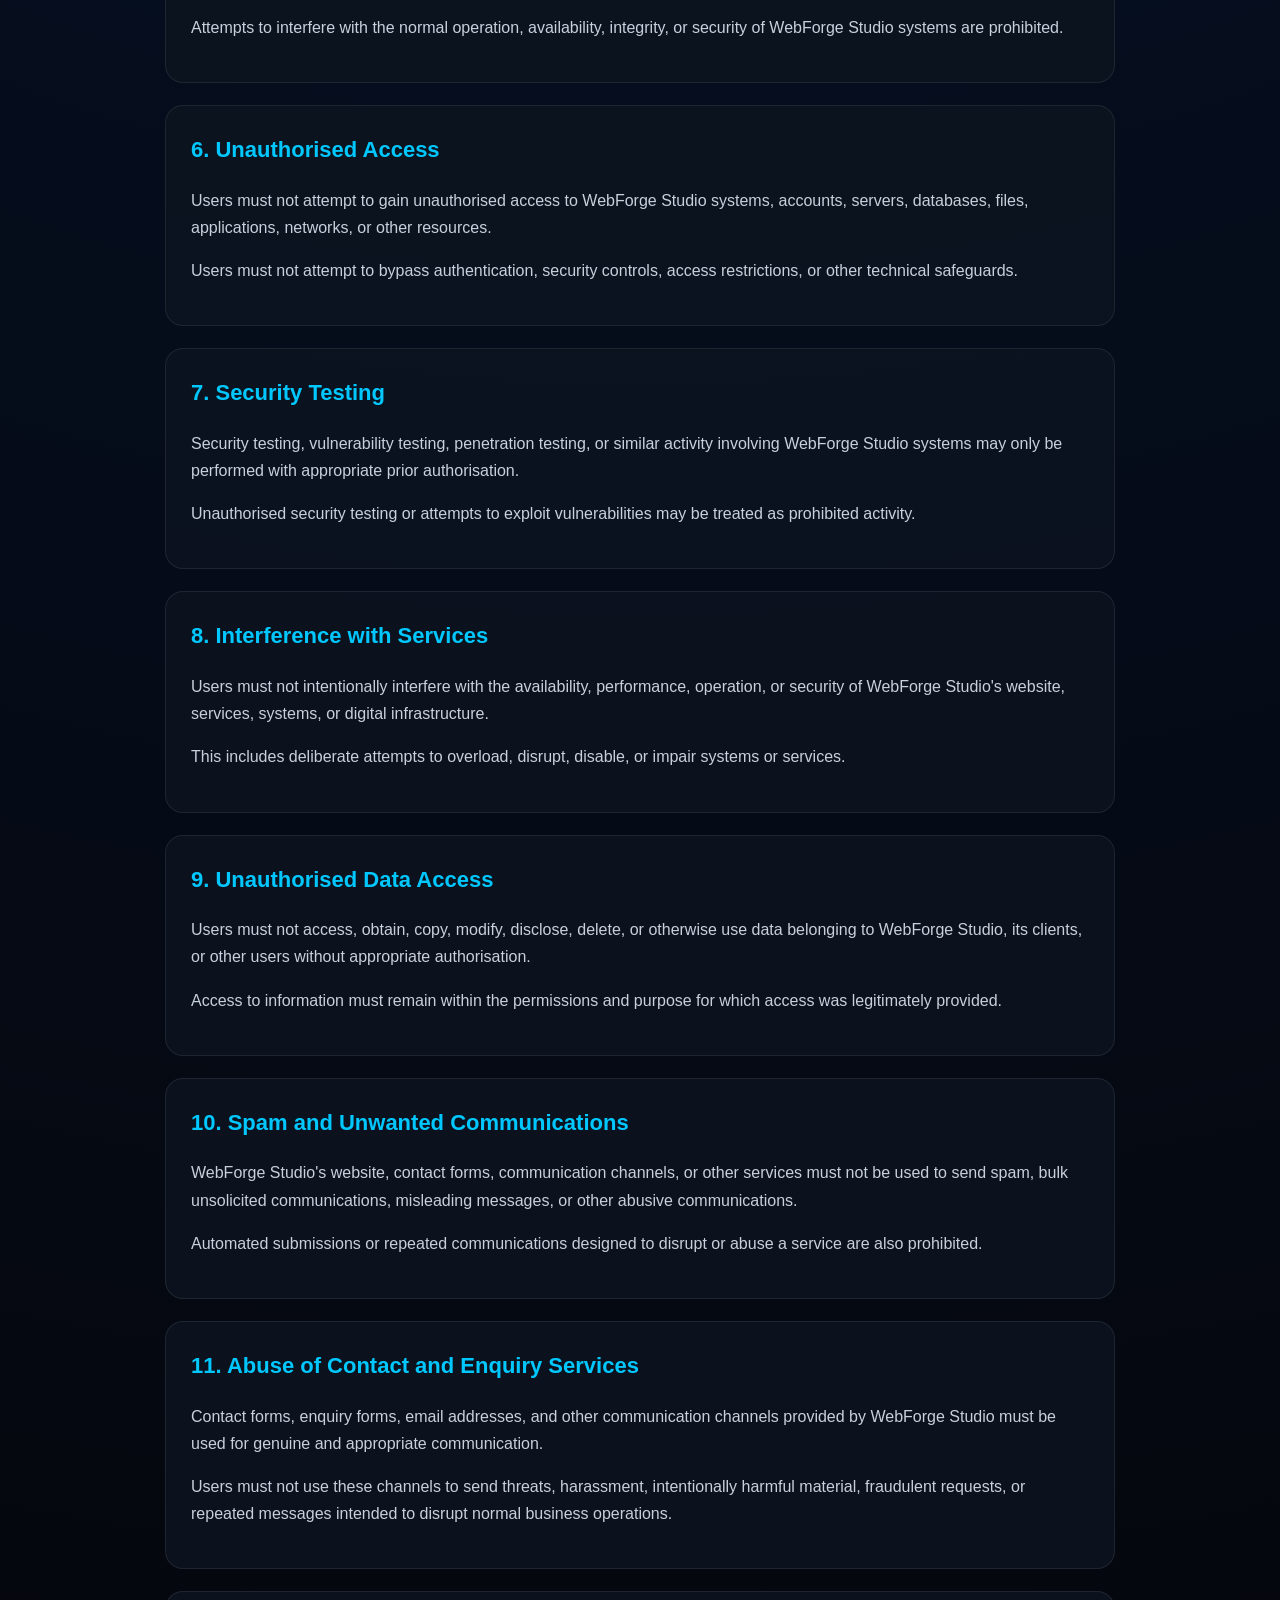
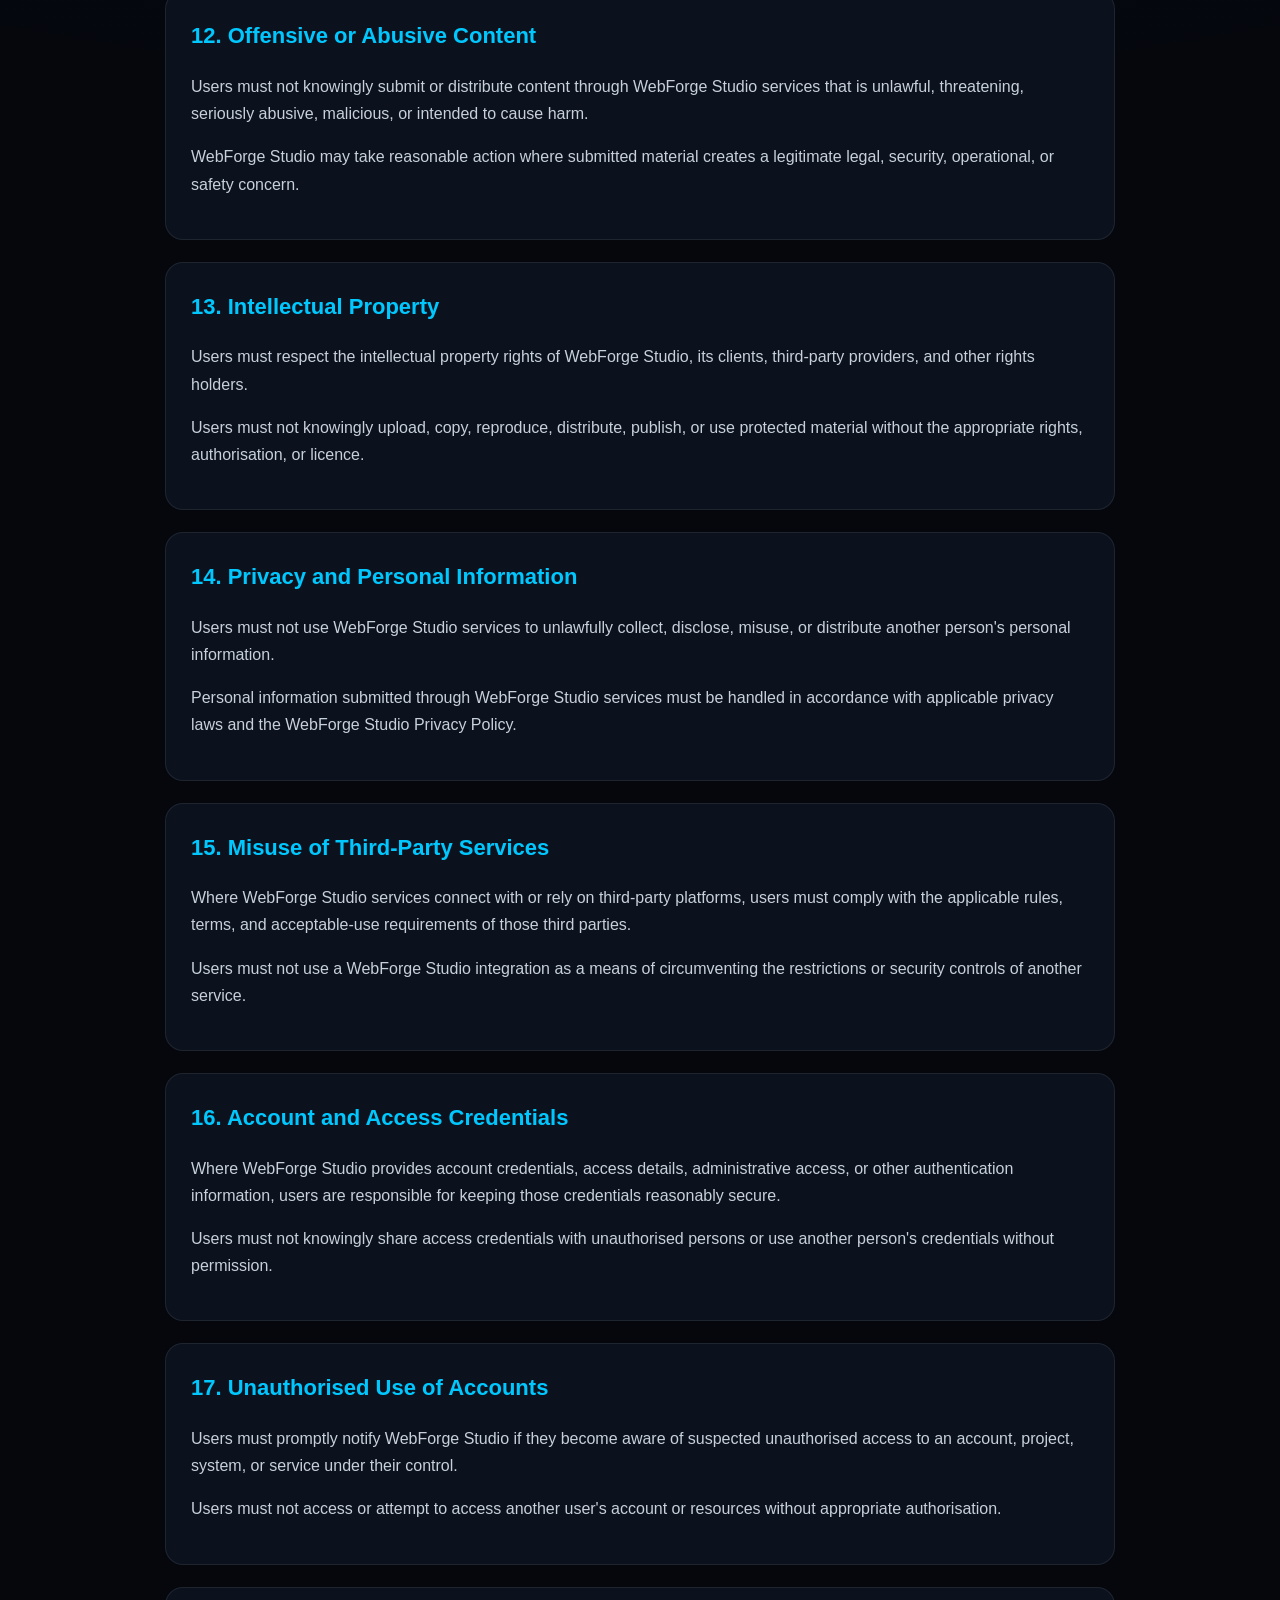
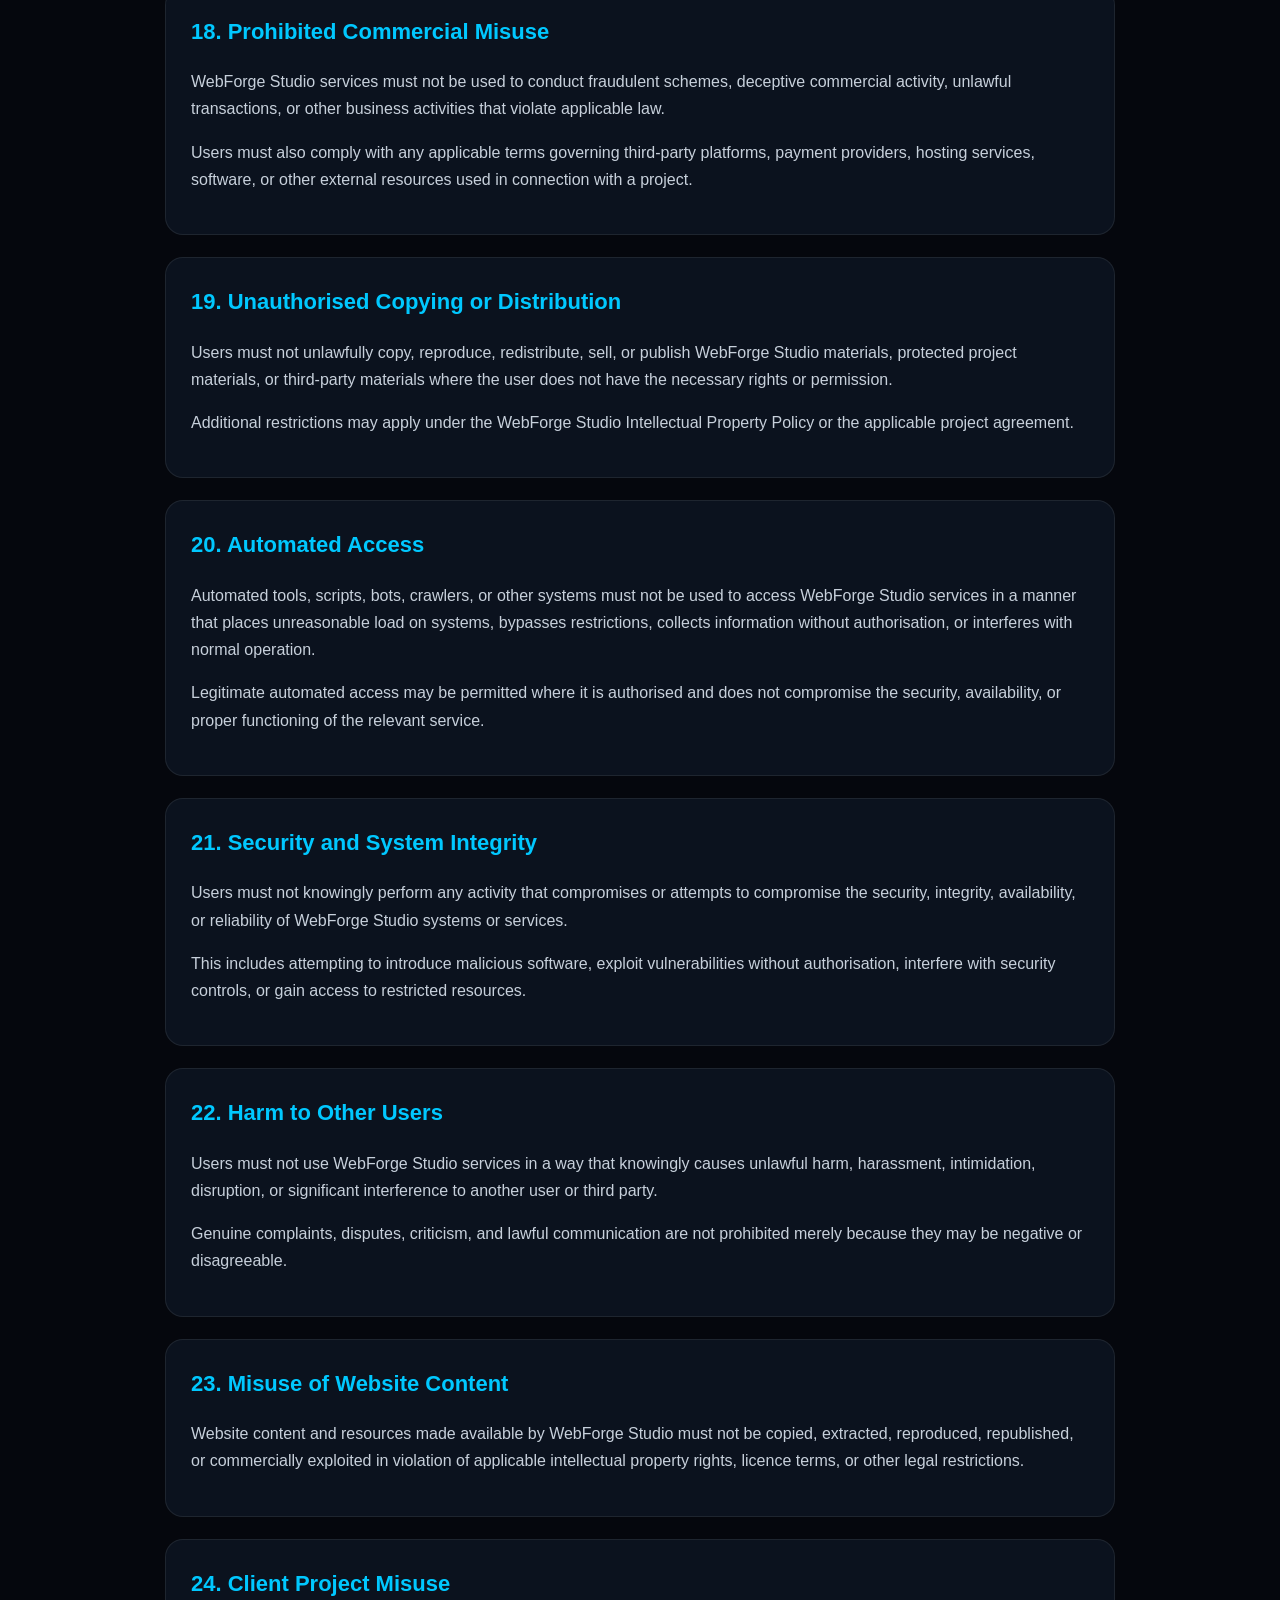
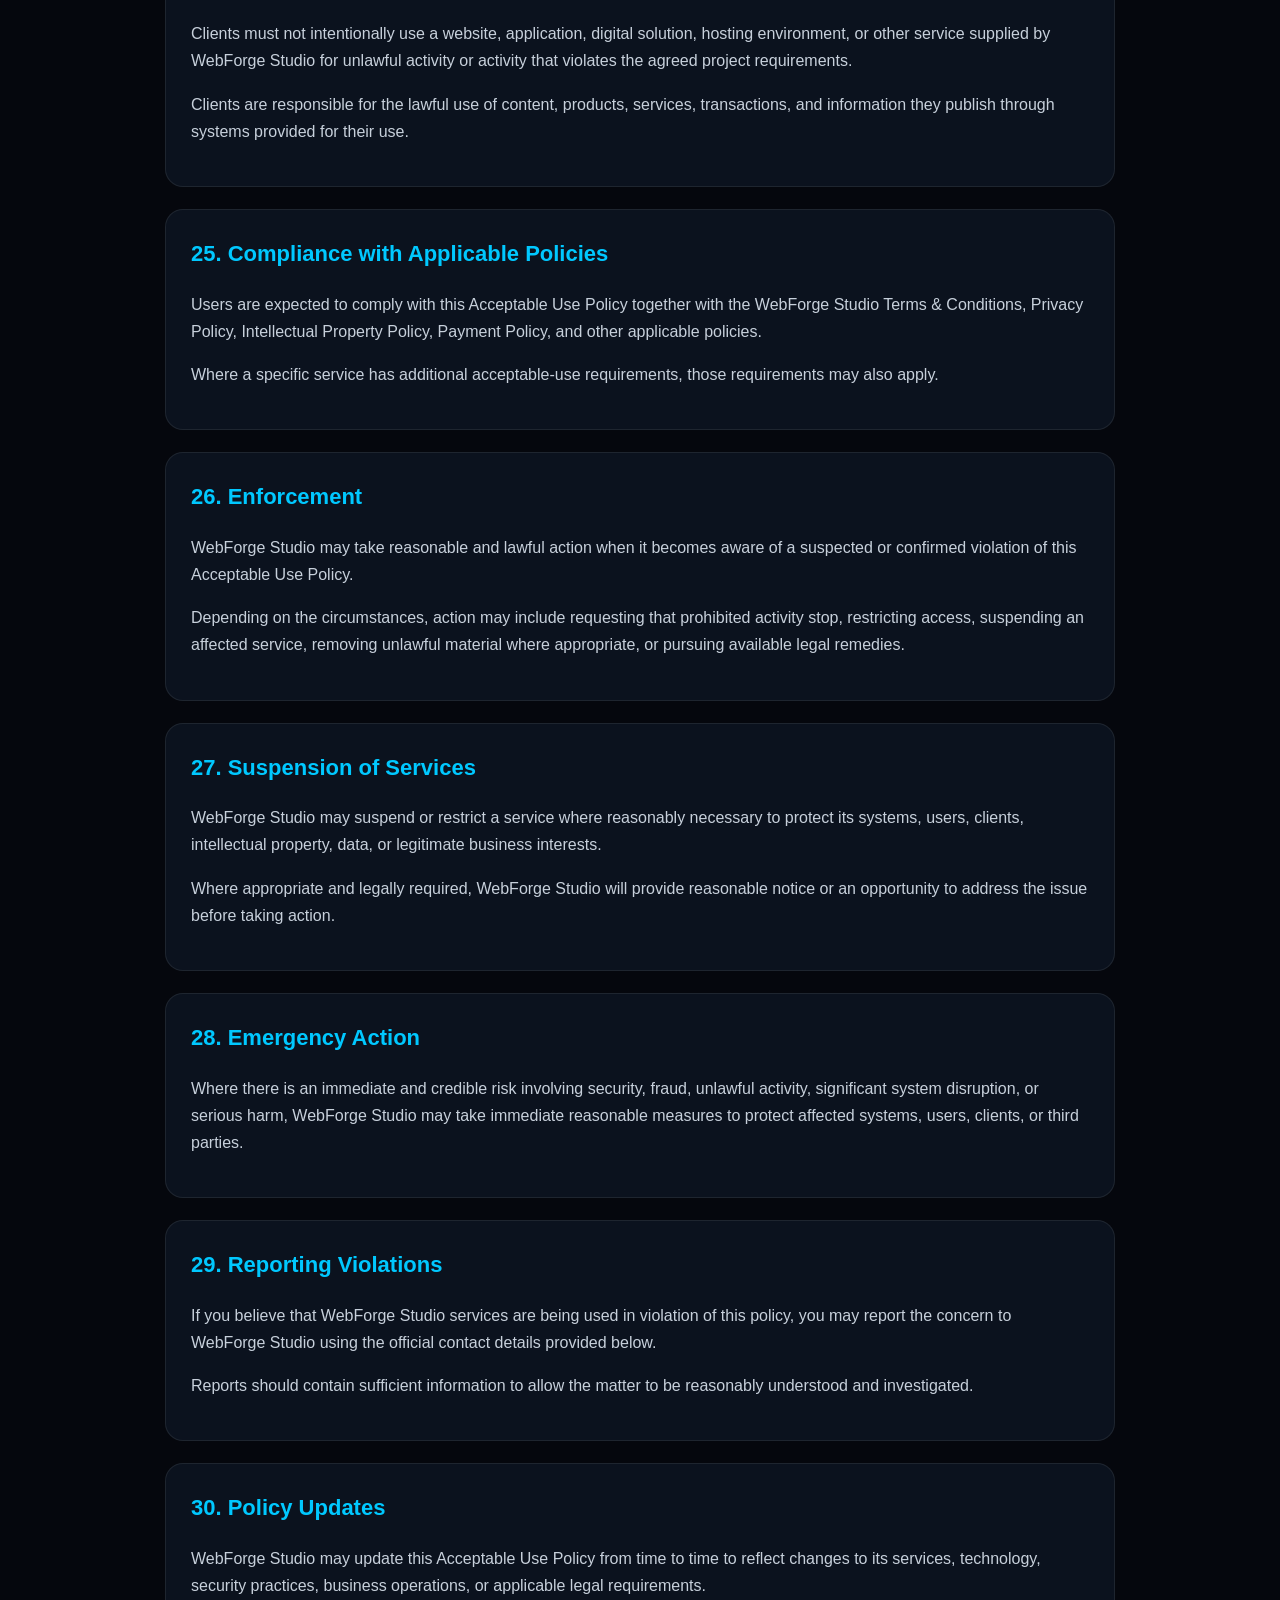
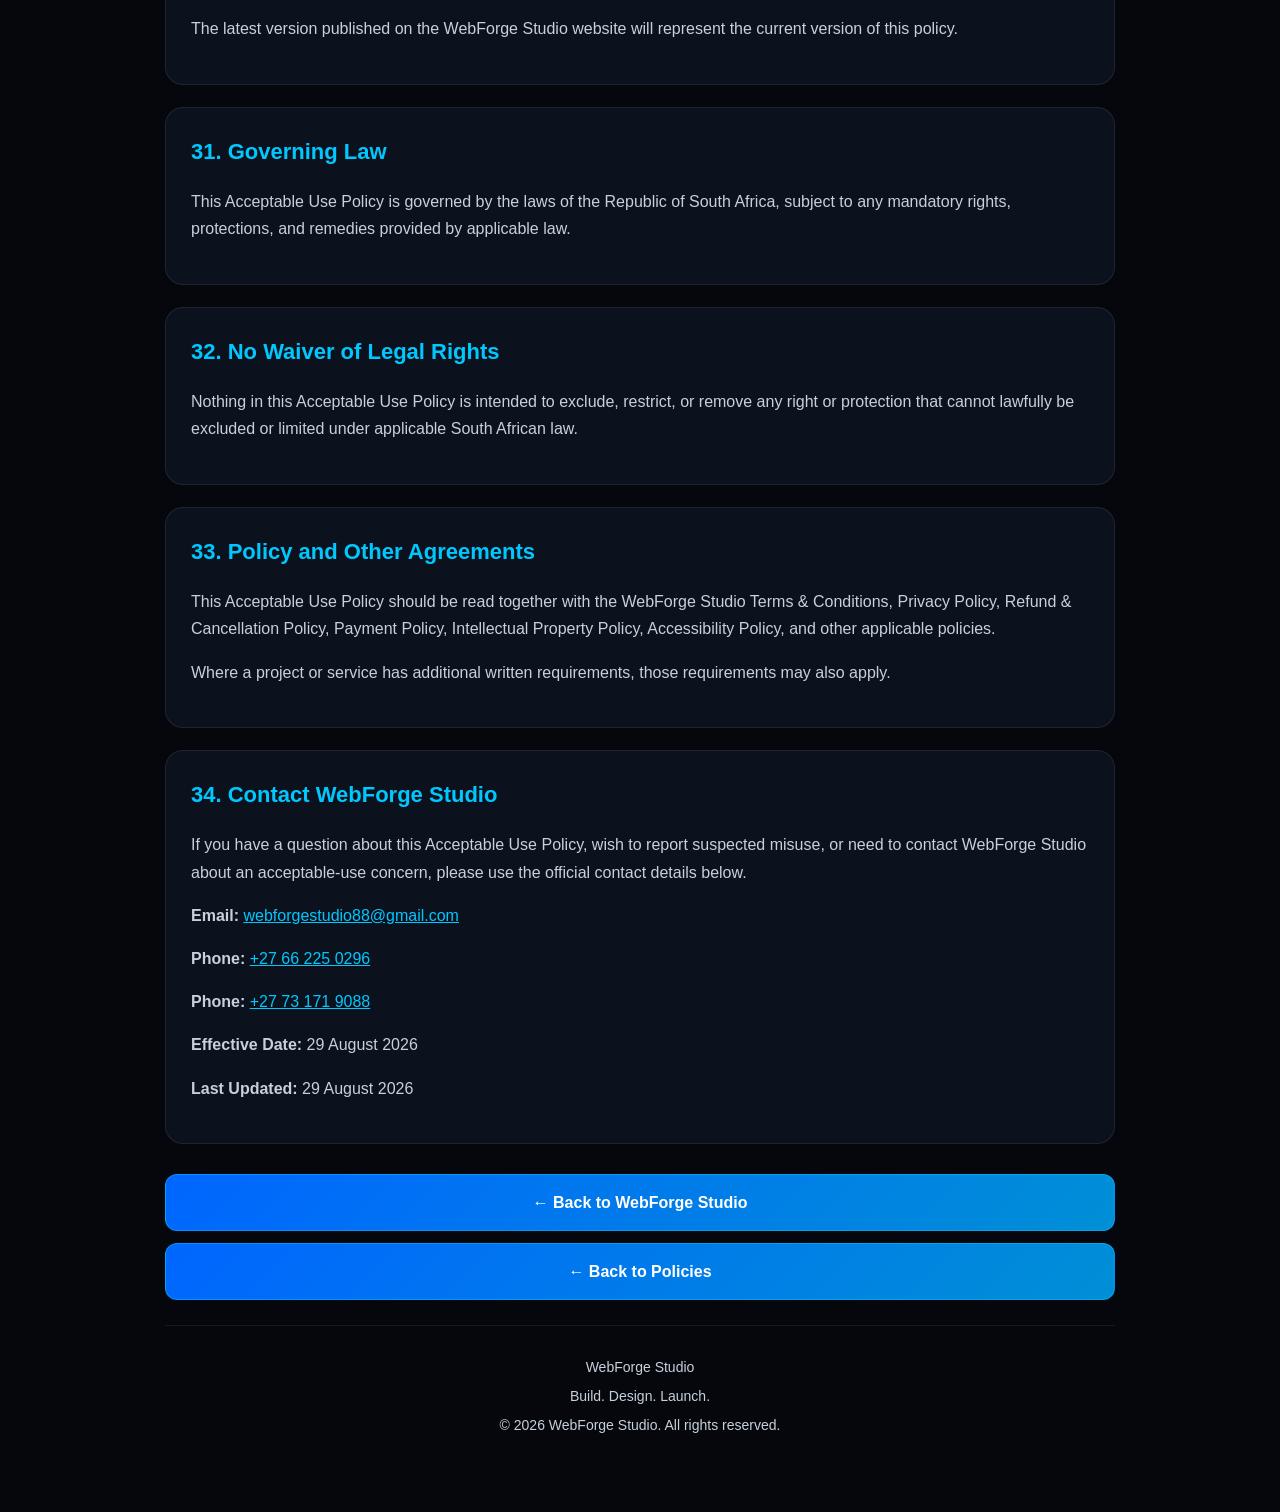
<file: policies/acceptable-use-policy.html>
<!DOCTYPE html>
<html lang="en">
<head>

<meta charset="UTF-8">
<meta name="viewport" content="width=device-width, initial-scale=1.0">

<title>WebForge Studio | Acceptable Use Policy</title>

<style>
:root {
    --black:#05070d;
    --blue:#0066ff;
    --cyan:#00c8ff;
    --white:#ffffff;
    --silver:#c7d0db;
    --border:rgba(0,153,255,0.35);
}

* {
    box-sizing:border-box;
}

html {
    scroll-behavior:smooth;
}

body {
    margin:0;
    padding:0;
    min-height:100vh;
    background:
        radial-gradient(
            circle at top,
            rgba(0,102,255,.14),
            transparent 35%
        ),
        var(--black);
    color:var(--white);
    font-family:Arial, Helvetica, sans-serif;
    line-height:1.7;
}

.container {
    width:92%;
    max-width:950px;
    margin:0 auto;
    padding:35px 0 45px;
}

.header {
    text-align:center;
    padding:30px 20px;
    background:rgba(13,20,32,.92);
    border:1px solid var(--border);
    border-radius:20px;
    box-shadow:0 0 30px rgba(0,102,255,.12);
}

.logo {
    display:block;
    width:150px;
    max-width:80%;
    height:auto;
    margin:0 auto 20px;
}

h1 {
    margin:0;
    color:var(--cyan);
    font-size:clamp(30px,7vw,46px);
    line-height:1.2;
}

.subtitle {
    margin:12px 0 0;
    color:var(--silver);
    font-size:15px;
}

.dates {
    margin-top:20px;
    color:var(--white);
    font-size:14px;
}

.policy-content {
    margin-top:25px;
}

.policy-section {
    margin-bottom:22px;
    padding:25px;
    background:rgba(13,20,32,.92);
    border:1px solid rgba(255,255,255,.08);
    border-radius:18px;
}

h2 {
    margin-top:0;
    color:var(--cyan);
    font-size:22px;
}

p {
    color:var(--silver);
}

a {
    color:var(--cyan);
}

.policy-navigation {
    display:flex;
    flex-direction:column;
    gap:12px;
    margin-top:30px;
}

.back-button {
    display:block;
    width:100%;
    padding:14px 18px;
    text-align:center;
    color:var(--white);
    background:linear-gradient(135deg,#0066ff,#008fd6);
    border:1px solid rgba(0,200,255,.45);
    border-radius:12px;
    text-decoration:none;
    font-weight:bold;
}

.back-button:hover {
    box-shadow:0 0 20px rgba(0,200,255,.25);
}

.footer {
    margin-top:25px;
    padding:25px 15px;
    text-align:center;
    border-top:1px solid rgba(255,255,255,.08);
}

.footer p {
    margin:5px 0;
    font-size:14px;
}

@media (max-width:600px) {

    .container {
        width:94%;
        padding-top:20px;
    }

    .header {
        padding:25px 15px;
    }

    .policy-section {
        padding:20px 17px;
    }

    h2 {
        font-size:20px;
    }

}

</style>

</head>

<body>

<div class="container">

<header class="header">

<img src="../images/blue.png"
     alt="WebForge Studio Logo"
     class="logo">

<h1>Acceptable Use Policy</h1>

<p class="subtitle">
WebForge Studio<br>
Build. Design. Launch.
</p>

<div class="dates">
<strong>Effective Date:</strong> 29 August 2026<br>
<strong>Last Updated:</strong> 29 August 2026
</div>

</header>
<main class="policy-content">

<section class="policy-section">

    <h2>1. Purpose of This Policy</h2>

    <p>
        This Acceptable Use Policy explains the types of activities and
        behaviour that are permitted and prohibited when using WebForge
        Studio's website, services, digital solutions, systems, and related
        resources.
    </p>

    <p>
        The purpose of this policy is to help maintain a safe, lawful,
        reliable, respectful, and secure environment for WebForge Studio,
        its clients, visitors, service providers, and other users.
    </p>

</section>


<section class="policy-section">

    <h2>2. Lawful Use</h2>

    <p>
        Visitors and clients must use WebForge Studio's website and services
        only for lawful purposes and in accordance with applicable laws and
        regulations.
    </p>

    <p>
        Users must not use WebForge Studio's services to facilitate, promote,
        support, or participate in unlawful activity.
    </p>

</section>


<section class="policy-section">

    <h2>3. Prohibited Activities</h2>

    <p>
        Users must not use WebForge Studio's website, services, systems, or
        digital resources for activities that may unlawfully harm WebForge
        Studio, another person, an organisation, a device, a network, or a
        third-party service.
    </p>

    <p>
        Prohibited activities may include fraud, unauthorised access,
        malicious interference, distribution of harmful software, abuse of
        systems, or other unlawful conduct.
    </p>

</section>


<section class="policy-section">

    <h2>4. Fraud and Deception</h2>

    <p>
        Users must not use WebForge Studio's services to impersonate another
        person or organisation, provide intentionally misleading information,
        conduct fraudulent transactions, or otherwise deceive WebForge
        Studio, its clients, or other users.
    </p>

</section>


<section class="policy-section">

    <h2>5. Harmful or Malicious Activity</h2>

    <p>
        Users must not intentionally introduce viruses, malware, malicious
        code, harmful files, or other technology designed to damage,
        disrupt, compromise, or gain unauthorised access to systems or data.
    </p>

    <p>
        Attempts to interfere with the normal operation, availability,
        integrity, or security of WebForge Studio systems are prohibited.
    </p>

</section>
<section class="policy-section">

    <h2>6. Unauthorised Access</h2>

    <p>
        Users must not attempt to gain unauthorised access to WebForge
        Studio systems, accounts, servers, databases, files, applications,
        networks, or other resources.
    </p>

    <p>
        Users must not attempt to bypass authentication, security controls,
        access restrictions, or other technical safeguards.
    </p>

</section>


<section class="policy-section">

    <h2>7. Security Testing</h2>

    <p>
        Security testing, vulnerability testing, penetration testing, or
        similar activity involving WebForge Studio systems may only be
        performed with appropriate prior authorisation.
    </p>

    <p>
        Unauthorised security testing or attempts to exploit vulnerabilities
        may be treated as prohibited activity.
    </p>

</section>


<section class="policy-section">

    <h2>8. Interference with Services</h2>

    <p>
        Users must not intentionally interfere with the availability,
        performance, operation, or security of WebForge Studio's website,
        services, systems, or digital infrastructure.
    </p>

    <p>
        This includes deliberate attempts to overload, disrupt, disable, or
        impair systems or services.
    </p>

</section>


<section class="policy-section">

    <h2>9. Unauthorised Data Access</h2>

    <p>
        Users must not access, obtain, copy, modify, disclose, delete, or
        otherwise use data belonging to WebForge Studio, its clients, or
        other users without appropriate authorisation.
    </p>

    <p>
        Access to information must remain within the permissions and purpose
        for which access was legitimately provided.
    </p>

</section>


<section class="policy-section">

    <h2>10. Spam and Unwanted Communications</h2>

    <p>
        WebForge Studio's website, contact forms, communication channels, or
        other services must not be used to send spam, bulk unsolicited
        communications, misleading messages, or other abusive communications.
    </p>

    <p>
        Automated submissions or repeated communications designed to disrupt
        or abuse a service are also prohibited.
    </p>

</section>
<section class="policy-section">

    <h2>11. Abuse of Contact and Enquiry Services</h2>

    <p>
        Contact forms, enquiry forms, email addresses, and other communication
        channels provided by WebForge Studio must be used for genuine and
        appropriate communication.
    </p>

    <p>
        Users must not use these channels to send threats, harassment,
        intentionally harmful material, fraudulent requests, or repeated
        messages intended to disrupt normal business operations.
    </p>

</section>


<section class="policy-section">

    <h2>12. Offensive or Abusive Content</h2>

    <p>
        Users must not knowingly submit or distribute content through WebForge
        Studio services that is unlawful, threatening, seriously abusive,
        malicious, or intended to cause harm.
    </p>

    <p>
        WebForge Studio may take reasonable action where submitted material
        creates a legitimate legal, security, operational, or safety concern.
    </p>

</section>


<section class="policy-section">

    <h2>13. Intellectual Property</h2>

    <p>
        Users must respect the intellectual property rights of WebForge
        Studio, its clients, third-party providers, and other rights holders.
    </p>

    <p>
        Users must not knowingly upload, copy, reproduce, distribute, publish,
        or use protected material without the appropriate rights,
        authorisation, or licence.
    </p>

</section>


<section class="policy-section">

    <h2>14. Privacy and Personal Information</h2>

    <p>
        Users must not use WebForge Studio services to unlawfully collect,
        disclose, misuse, or distribute another person's personal information.
    </p>

    <p>
        Personal information submitted through WebForge Studio services must
        be handled in accordance with applicable privacy laws and the WebForge
        Studio Privacy Policy.
    </p>

</section>


<section class="policy-section">

    <h2>15. Misuse of Third-Party Services</h2>

    <p>
        Where WebForge Studio services connect with or rely on third-party
        platforms, users must comply with the applicable rules, terms, and
        acceptable-use requirements of those third parties.
    </p>

    <p>
        Users must not use a WebForge Studio integration as a means of
        circumventing the restrictions or security controls of another
        service.
    </p>

</section>
<section class="policy-section">

    <h2>16. Account and Access Credentials</h2>

    <p>
        Where WebForge Studio provides account credentials, access details,
        administrative access, or other authentication information, users are
        responsible for keeping those credentials reasonably secure.
    </p>

    <p>
        Users must not knowingly share access credentials with unauthorised
        persons or use another person's credentials without permission.
    </p>

</section>


<section class="policy-section">

    <h2>17. Unauthorised Use of Accounts</h2>

    <p>
        Users must promptly notify WebForge Studio if they become aware of
        suspected unauthorised access to an account, project, system, or
        service under their control.
    </p>

    <p>
        Users must not access or attempt to access another user's account or
        resources without appropriate authorisation.
    </p>

</section>


<section class="policy-section">

    <h2>18. Prohibited Commercial Misuse</h2>

    <p>
        WebForge Studio services must not be used to conduct fraudulent
        schemes, deceptive commercial activity, unlawful transactions, or
        other business activities that violate applicable law.
    </p>

    <p>
        Users must also comply with any applicable terms governing third-party
        platforms, payment providers, hosting services, software, or other
        external resources used in connection with a project.
    </p>

</section>


<section class="policy-section">

    <h2>19. Unauthorised Copying or Distribution</h2>

    <p>
        Users must not unlawfully copy, reproduce, redistribute, sell, or
        publish WebForge Studio materials, protected project materials, or
        third-party materials where the user does not have the necessary
        rights or permission.
    </p>

    <p>
        Additional restrictions may apply under the WebForge Studio
        Intellectual Property Policy or the applicable project agreement.
    </p>

</section>


<section class="policy-section">

    <h2>20. Automated Access</h2>

    <p>
        Automated tools, scripts, bots, crawlers, or other systems must not
        be used to access WebForge Studio services in a manner that places
        unreasonable load on systems, bypasses restrictions, collects
        information without authorisation, or interferes with normal
        operation.
    </p>

    <p>
        Legitimate automated access may be permitted where it is authorised
        and does not compromise the security, availability, or proper
        functioning of the relevant service.
    </p>

</section>
<section class="policy-section">

    <h2>21. Security and System Integrity</h2>

    <p>
        Users must not knowingly perform any activity that compromises or
        attempts to compromise the security, integrity, availability, or
        reliability of WebForge Studio systems or services.
    </p>

    <p>
        This includes attempting to introduce malicious software, exploit
        vulnerabilities without authorisation, interfere with security
        controls, or gain access to restricted resources.
    </p>

</section>


<section class="policy-section">

    <h2>22. Harm to Other Users</h2>

    <p>
        Users must not use WebForge Studio services in a way that knowingly
        causes unlawful harm, harassment, intimidation, disruption, or
        significant interference to another user or third party.
    </p>

    <p>
        Genuine complaints, disputes, criticism, and lawful communication are
        not prohibited merely because they may be negative or disagreeable.
    </p>

</section>


<section class="policy-section">

    <h2>23. Misuse of Website Content</h2>

    <p>
        Website content and resources made available by WebForge Studio must
        not be copied, extracted, reproduced, republished, or commercially
        exploited in violation of applicable intellectual property rights,
        licence terms, or other legal restrictions.
    </p>

</section>


<section class="policy-section">

    <h2>24. Client Project Misuse</h2>

    <p>
        Clients must not intentionally use a website, application, digital
        solution, hosting environment, or other service supplied by WebForge
        Studio for unlawful activity or activity that violates the agreed
        project requirements.
    </p>

    <p>
        Clients are responsible for the lawful use of content, products,
        services, transactions, and information they publish through systems
        provided for their use.
    </p>

</section>


<section class="policy-section">

    <h2>25. Compliance with Applicable Policies</h2>

    <p>
        Users are expected to comply with this Acceptable Use Policy together
        with the WebForge Studio Terms &amp; Conditions, Privacy Policy,
        Intellectual Property Policy, Payment Policy, and other applicable
        policies.
    </p>

    <p>
        Where a specific service has additional acceptable-use requirements,
        those requirements may also apply.
    </p>

</section>
<section class="policy-section">

    <h2>26. Enforcement</h2>

    <p>
        WebForge Studio may take reasonable and lawful action when it
        becomes aware of a suspected or confirmed violation of this
        Acceptable Use Policy.
    </p>

    <p>
        Depending on the circumstances, action may include requesting that
        prohibited activity stop, restricting access, suspending an affected
        service, removing unlawful material where appropriate, or pursuing
        available legal remedies.
    </p>

</section>


<section class="policy-section">

    <h2>27. Suspension of Services</h2>

    <p>
        WebForge Studio may suspend or restrict a service where reasonably
        necessary to protect its systems, users, clients, intellectual
        property, data, or legitimate business interests.
    </p>

    <p>
        Where appropriate and legally required, WebForge Studio will provide
        reasonable notice or an opportunity to address the issue before
        taking action.
    </p>

</section>


<section class="policy-section">

    <h2>28. Emergency Action</h2>

    <p>
        Where there is an immediate and credible risk involving security,
        fraud, unlawful activity, significant system disruption, or serious
        harm, WebForge Studio may take immediate reasonable measures to
        protect affected systems, users, clients, or third parties.
    </p>

</section>


<section class="policy-section">

    <h2>29. Reporting Violations</h2>

    <p>
        If you believe that WebForge Studio services are being used in
        violation of this policy, you may report the concern to WebForge
        Studio using the official contact details provided below.
    </p>

    <p>
        Reports should contain sufficient information to allow the matter to
        be reasonably understood and investigated.
    </p>

</section>


<section class="policy-section">

    <h2>30. Policy Updates</h2>

    <p>
        WebForge Studio may update this Acceptable Use Policy from time to
        time to reflect changes to its services, technology, security
        practices, business operations, or applicable legal requirements.
    </p>

    <p>
        The latest version published on the WebForge Studio website will
        represent the current version of this policy.
    </p>

</section>
<section class="policy-section">

    <h2>31. Governing Law</h2>

    <p>
        This Acceptable Use Policy is governed by the laws of the Republic of
        South Africa, subject to any mandatory rights, protections, and
        remedies provided by applicable law.
    </p>

</section>


<section class="policy-section">

    <h2>32. No Waiver of Legal Rights</h2>

    <p>
        Nothing in this Acceptable Use Policy is intended to exclude, restrict,
        or remove any right or protection that cannot lawfully be excluded or
        limited under applicable South African law.
    </p>

</section>


<section class="policy-section">

    <h2>33. Policy and Other Agreements</h2>

    <p>
        This Acceptable Use Policy should be read together with the WebForge
        Studio Terms &amp; Conditions, Privacy Policy, Refund &amp;
        Cancellation Policy, Payment Policy, Intellectual Property Policy,
        Accessibility Policy, and other applicable policies.
    </p>

    <p>
        Where a project or service has additional written requirements, those
        requirements may also apply.
    </p>

</section>


<section class="policy-section">

    <h2>34. Contact WebForge Studio</h2>

    <p>
        If you have a question about this Acceptable Use Policy, wish to
        report suspected misuse, or need to contact WebForge Studio about
        an acceptable-use concern, please use the official contact details
        below.
    </p>

    <p>
        <strong>Email:</strong>
        <a href="mailto:webforgestudio88@gmail.com">
            webforgestudio88@gmail.com
        </a>
    </p>

    <p>
        <strong>Phone:</strong>
        <a href="tel:+27662250296">
            +27 66 225 0296
        </a>
    </p>

    <p>
        <strong>Phone:</strong>
        <a href="tel:+27731719088">
            +27 73 171 9088
        </a>
    </p>

    <p>
        <strong>Effective Date:</strong>
        29 August 2026
    </p>

    <p>
        <strong>Last Updated:</strong>
        29 August 2026
    </p>

</section>


<div class="policy-navigation">

    <a href="../index.html" class="back-button">
        ← Back to WebForge Studio
    </a>

    <a href="index.html" class="back-button">
        ← Back to Policies
    </a>

</div>


<footer class="footer">

    <p>
        WebForge Studio
    </p>

    <p>
        Build. Design. Launch.
    </p>

    <p>
        © 2026 WebForge Studio. All rights reserved.
    </p>

</footer>

</div>

</body>
</html>
</file>
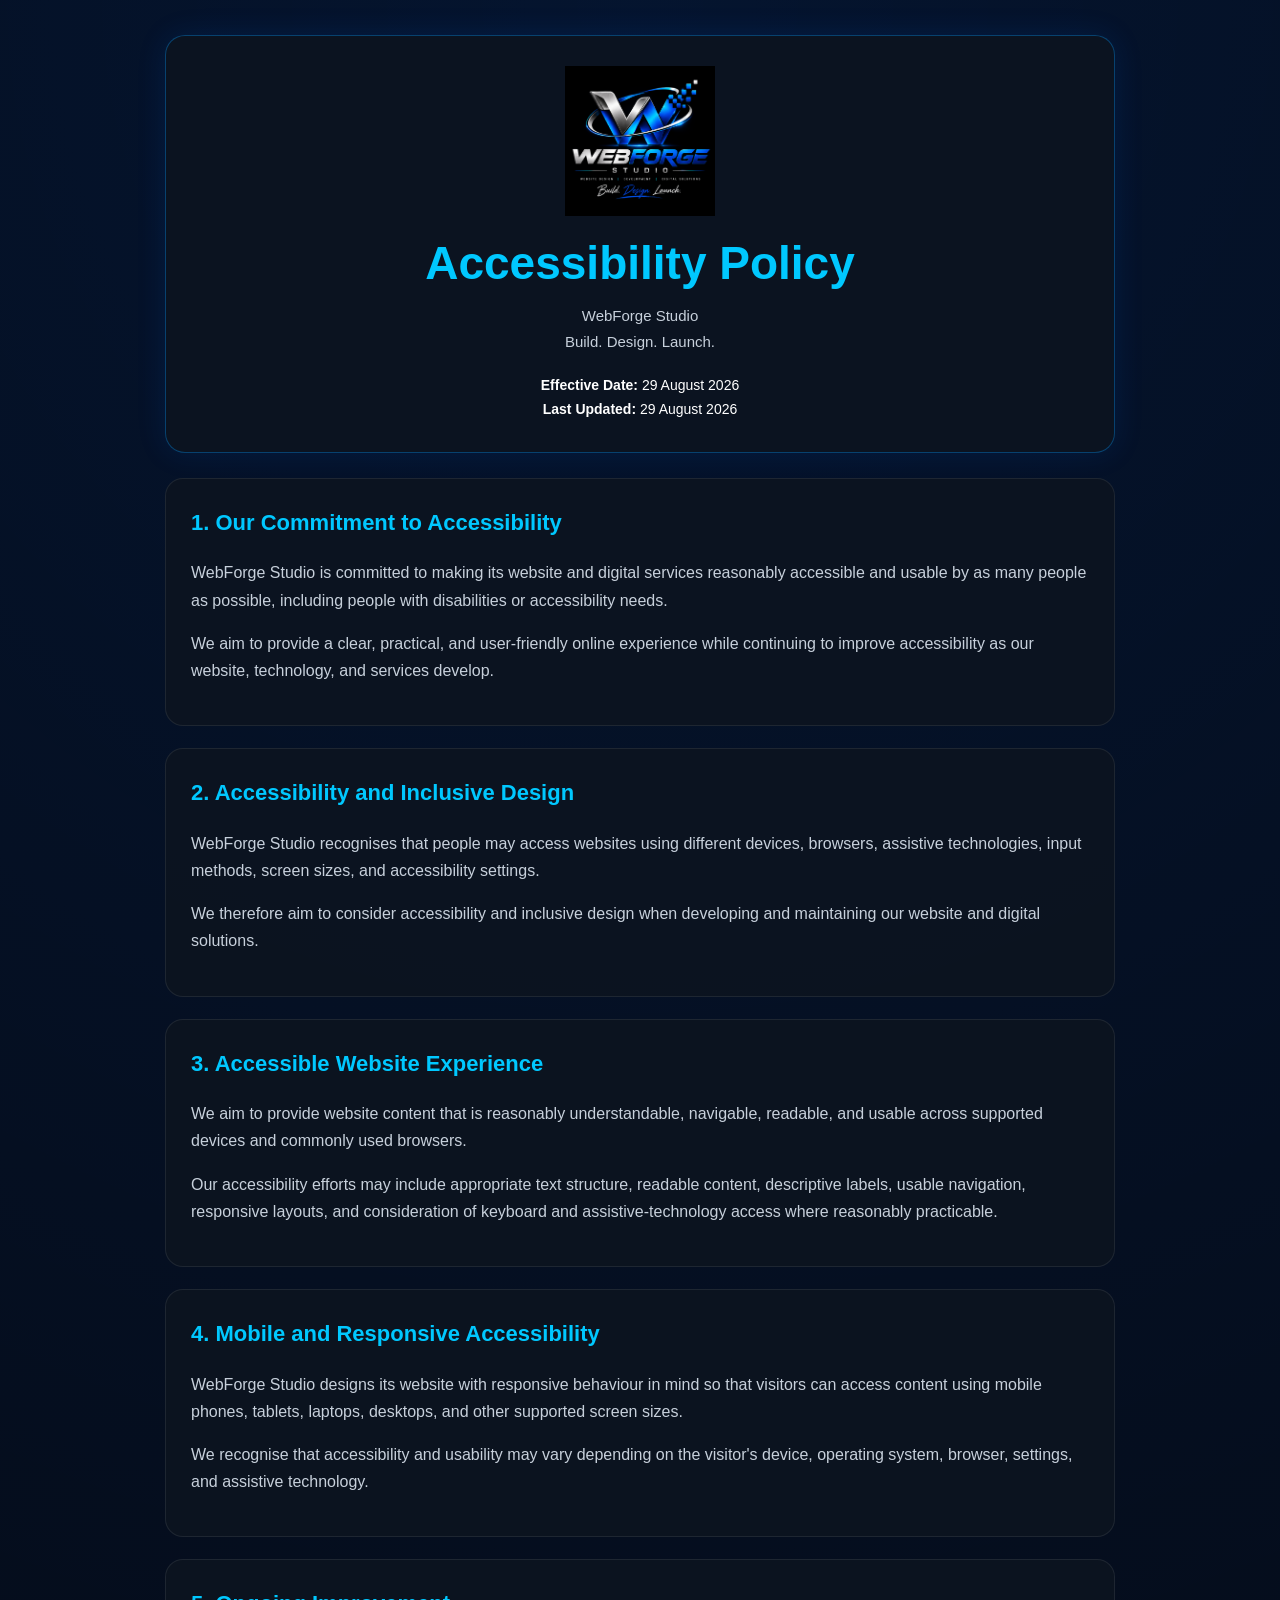
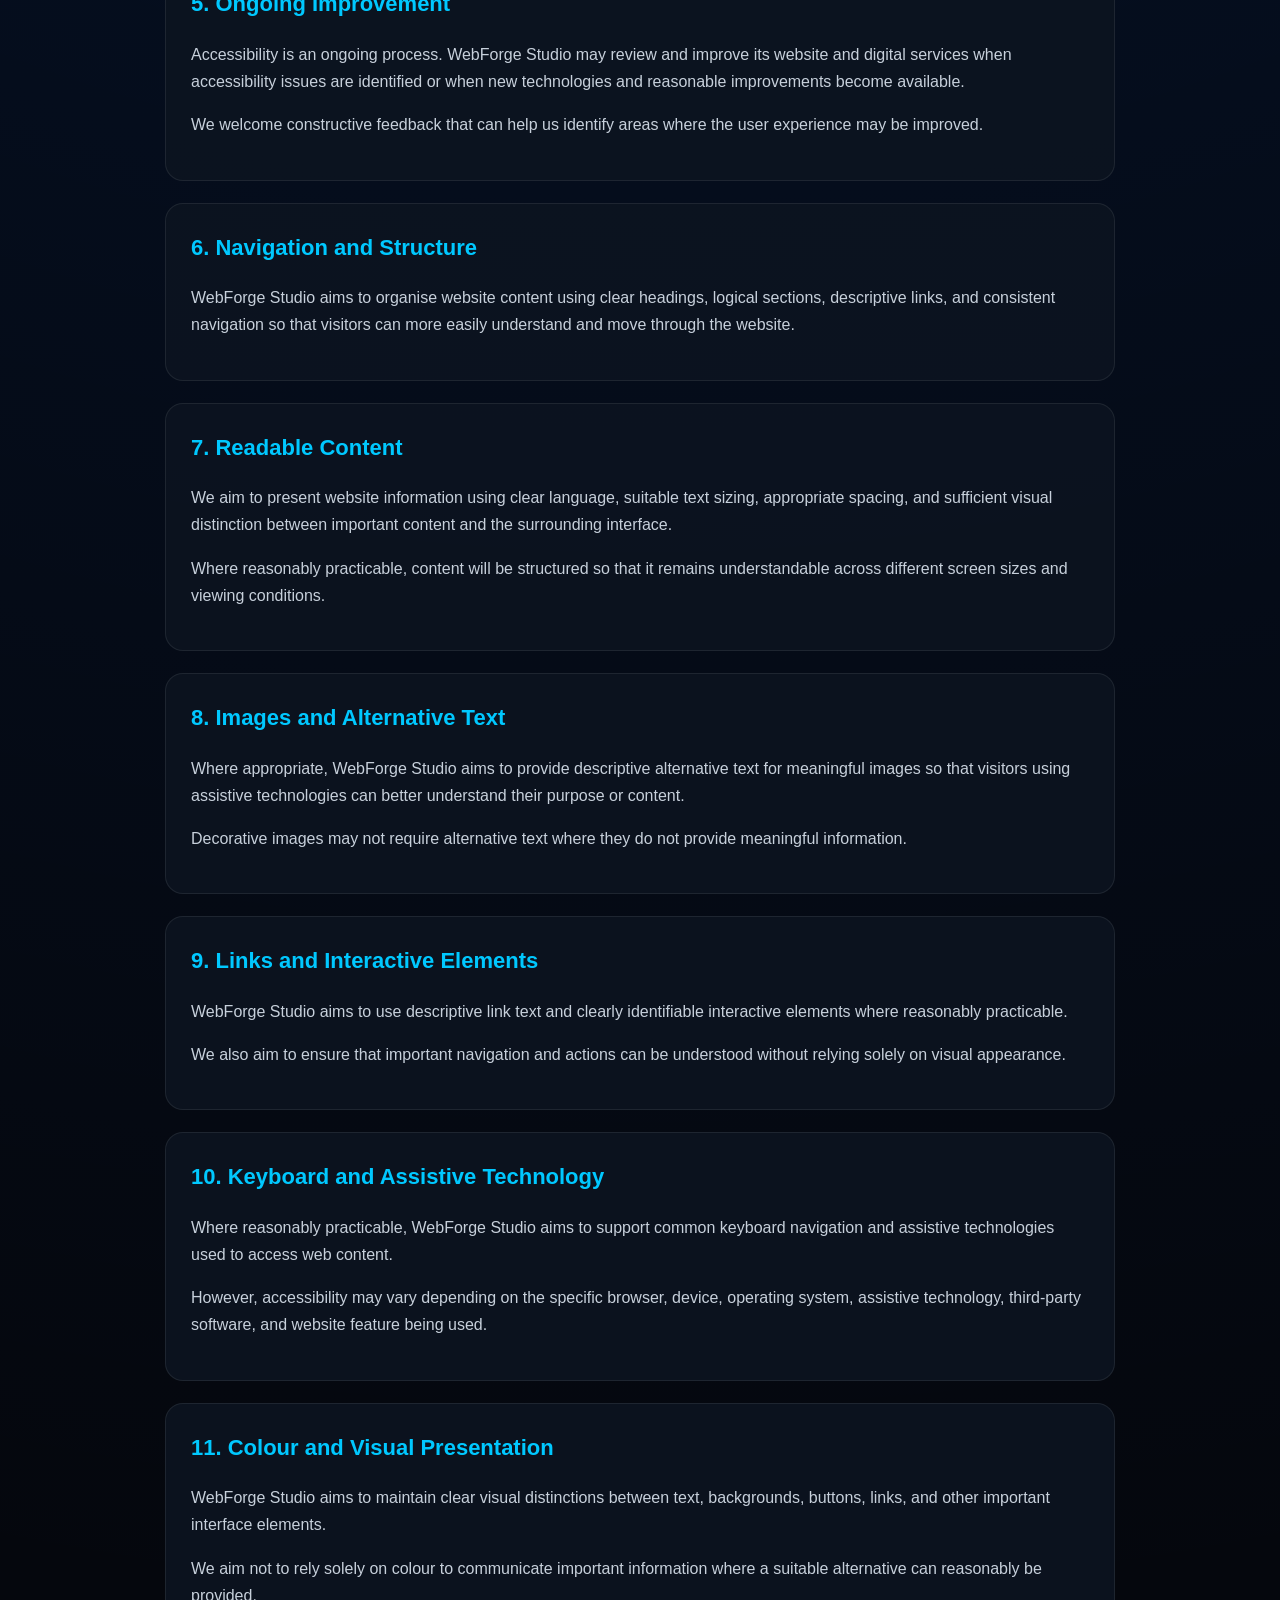
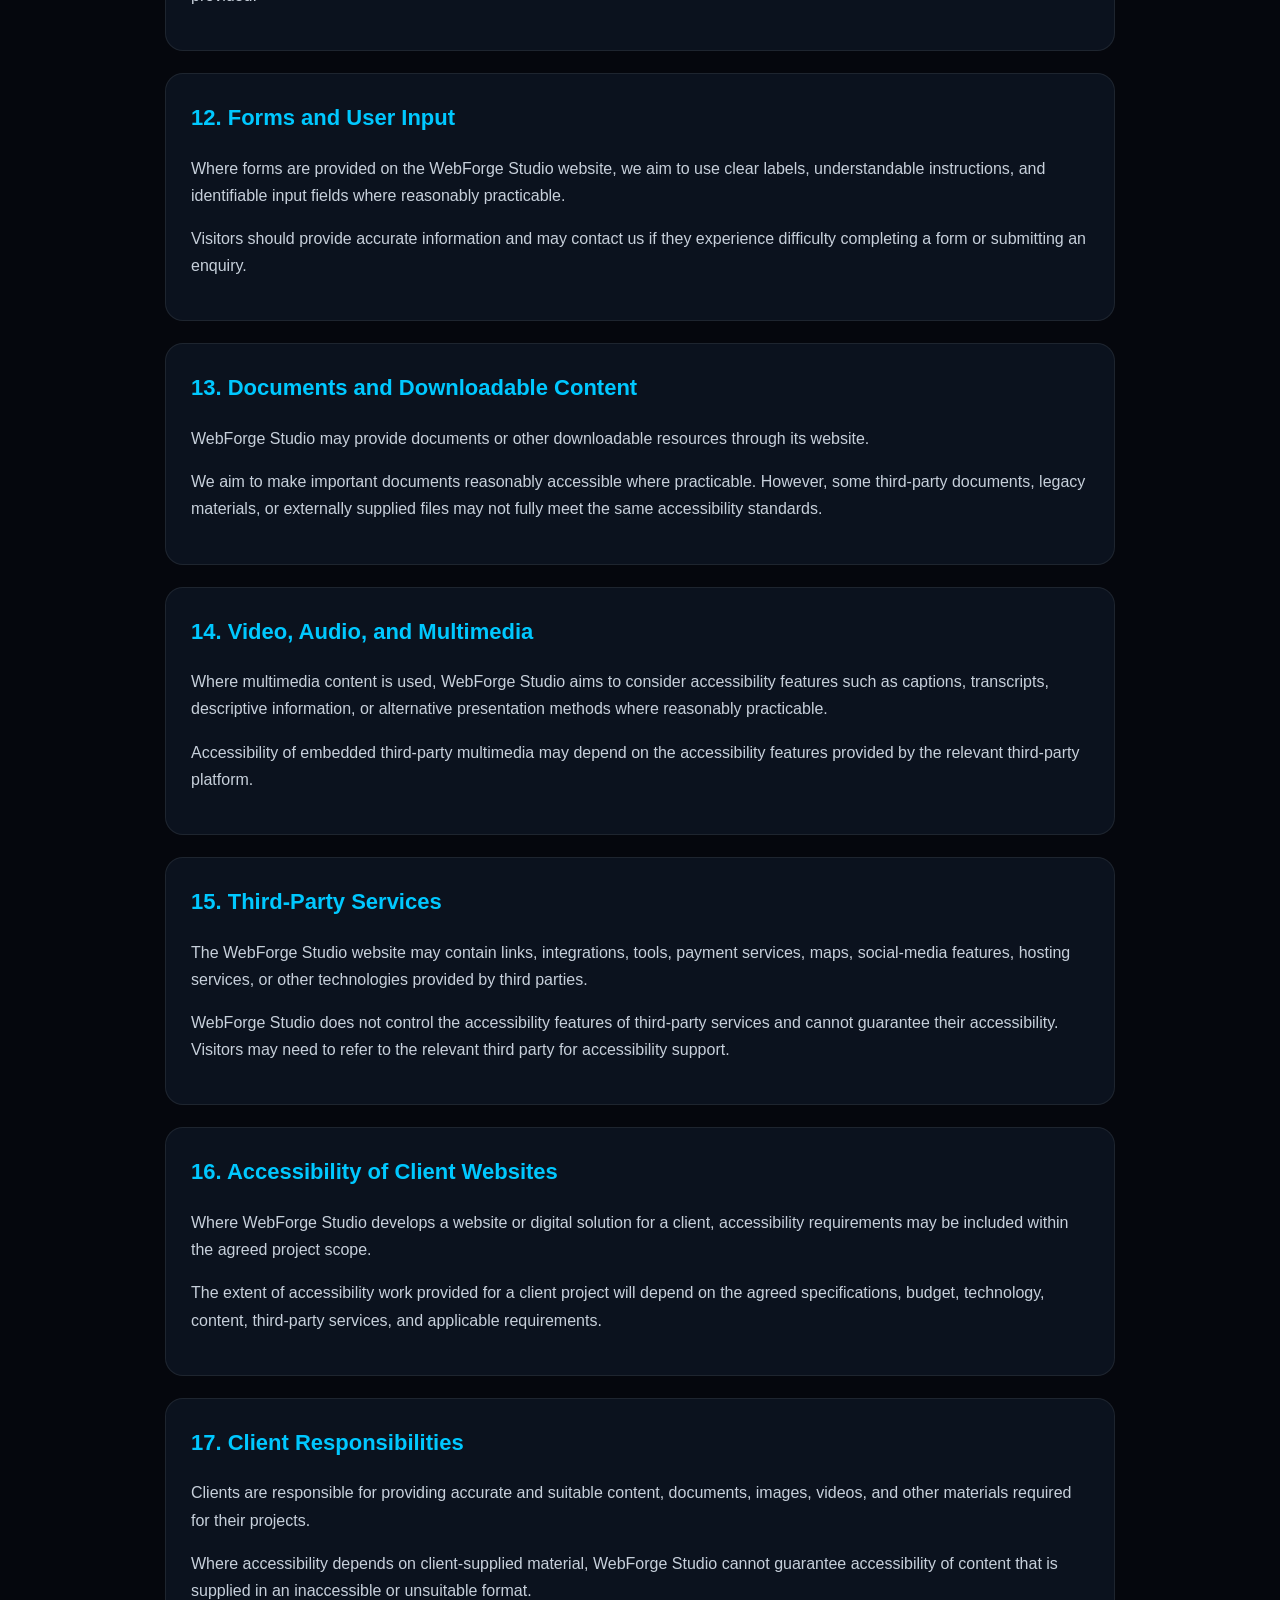
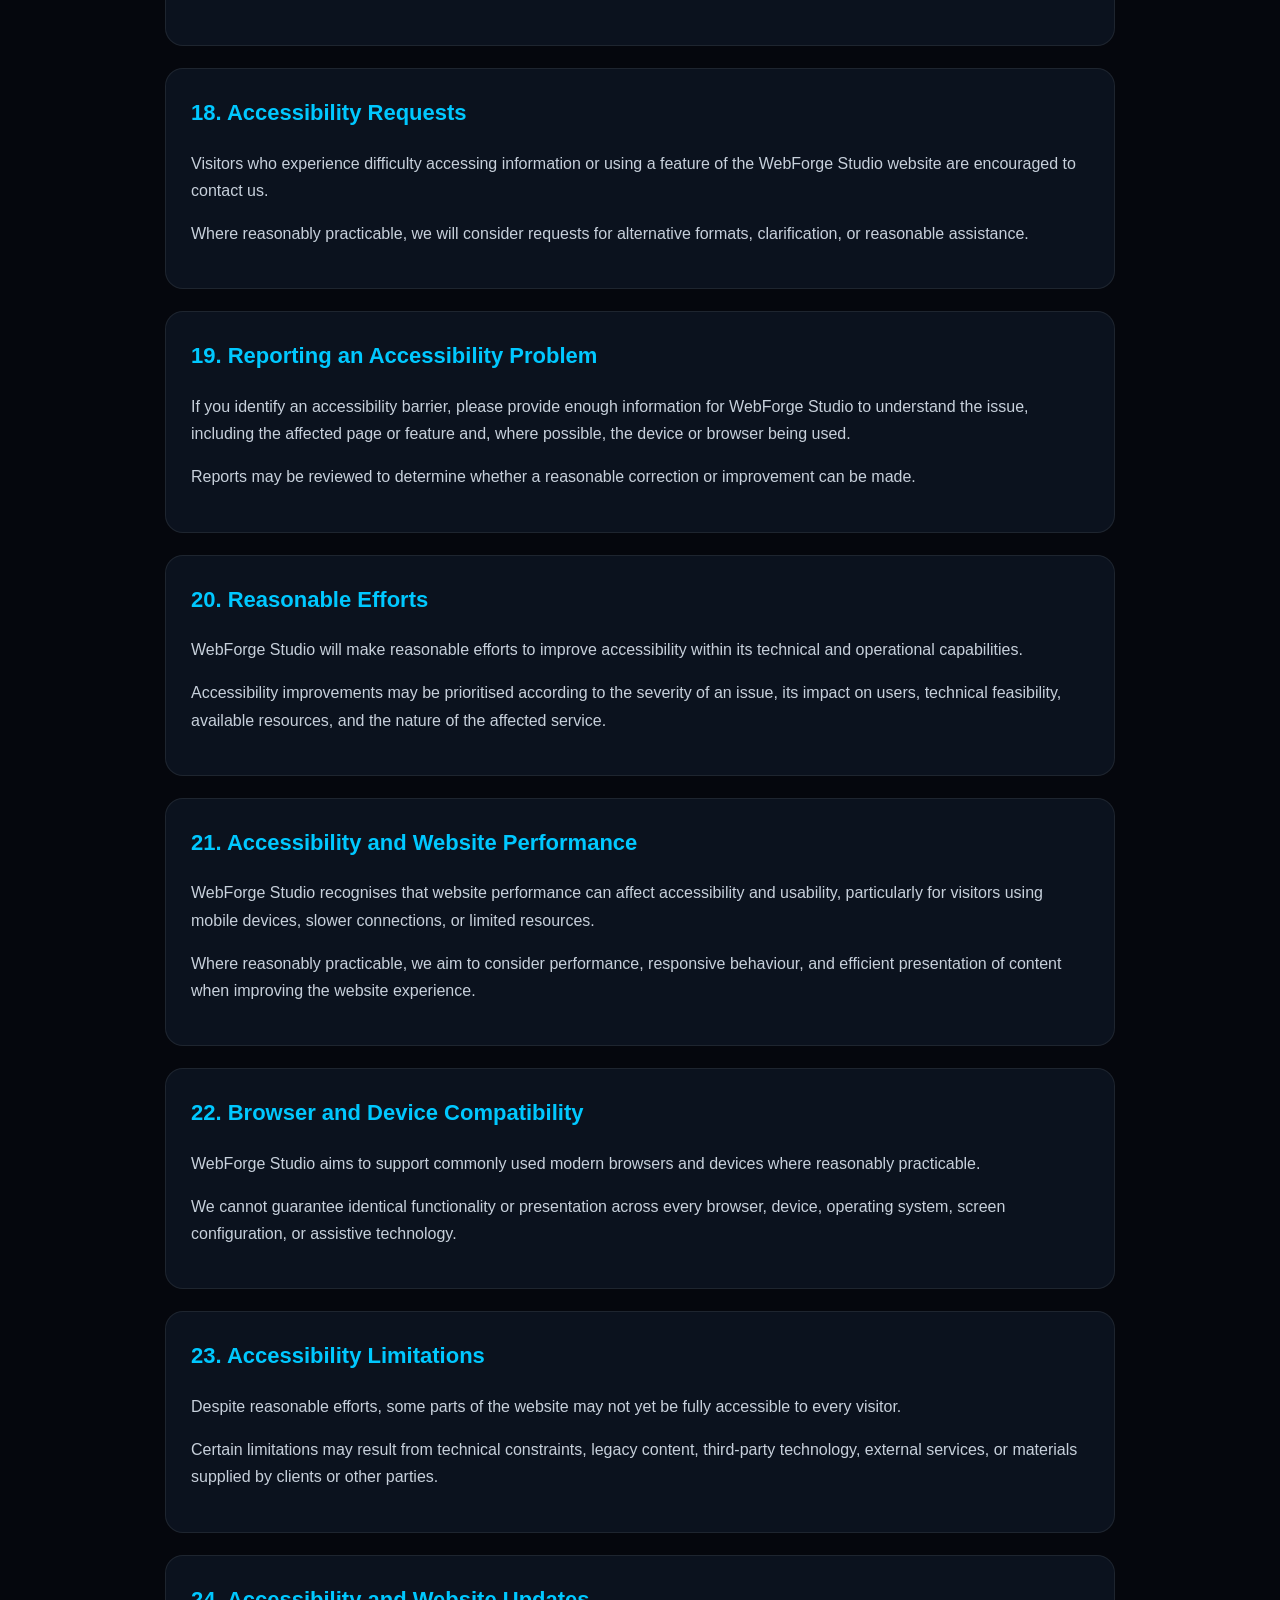
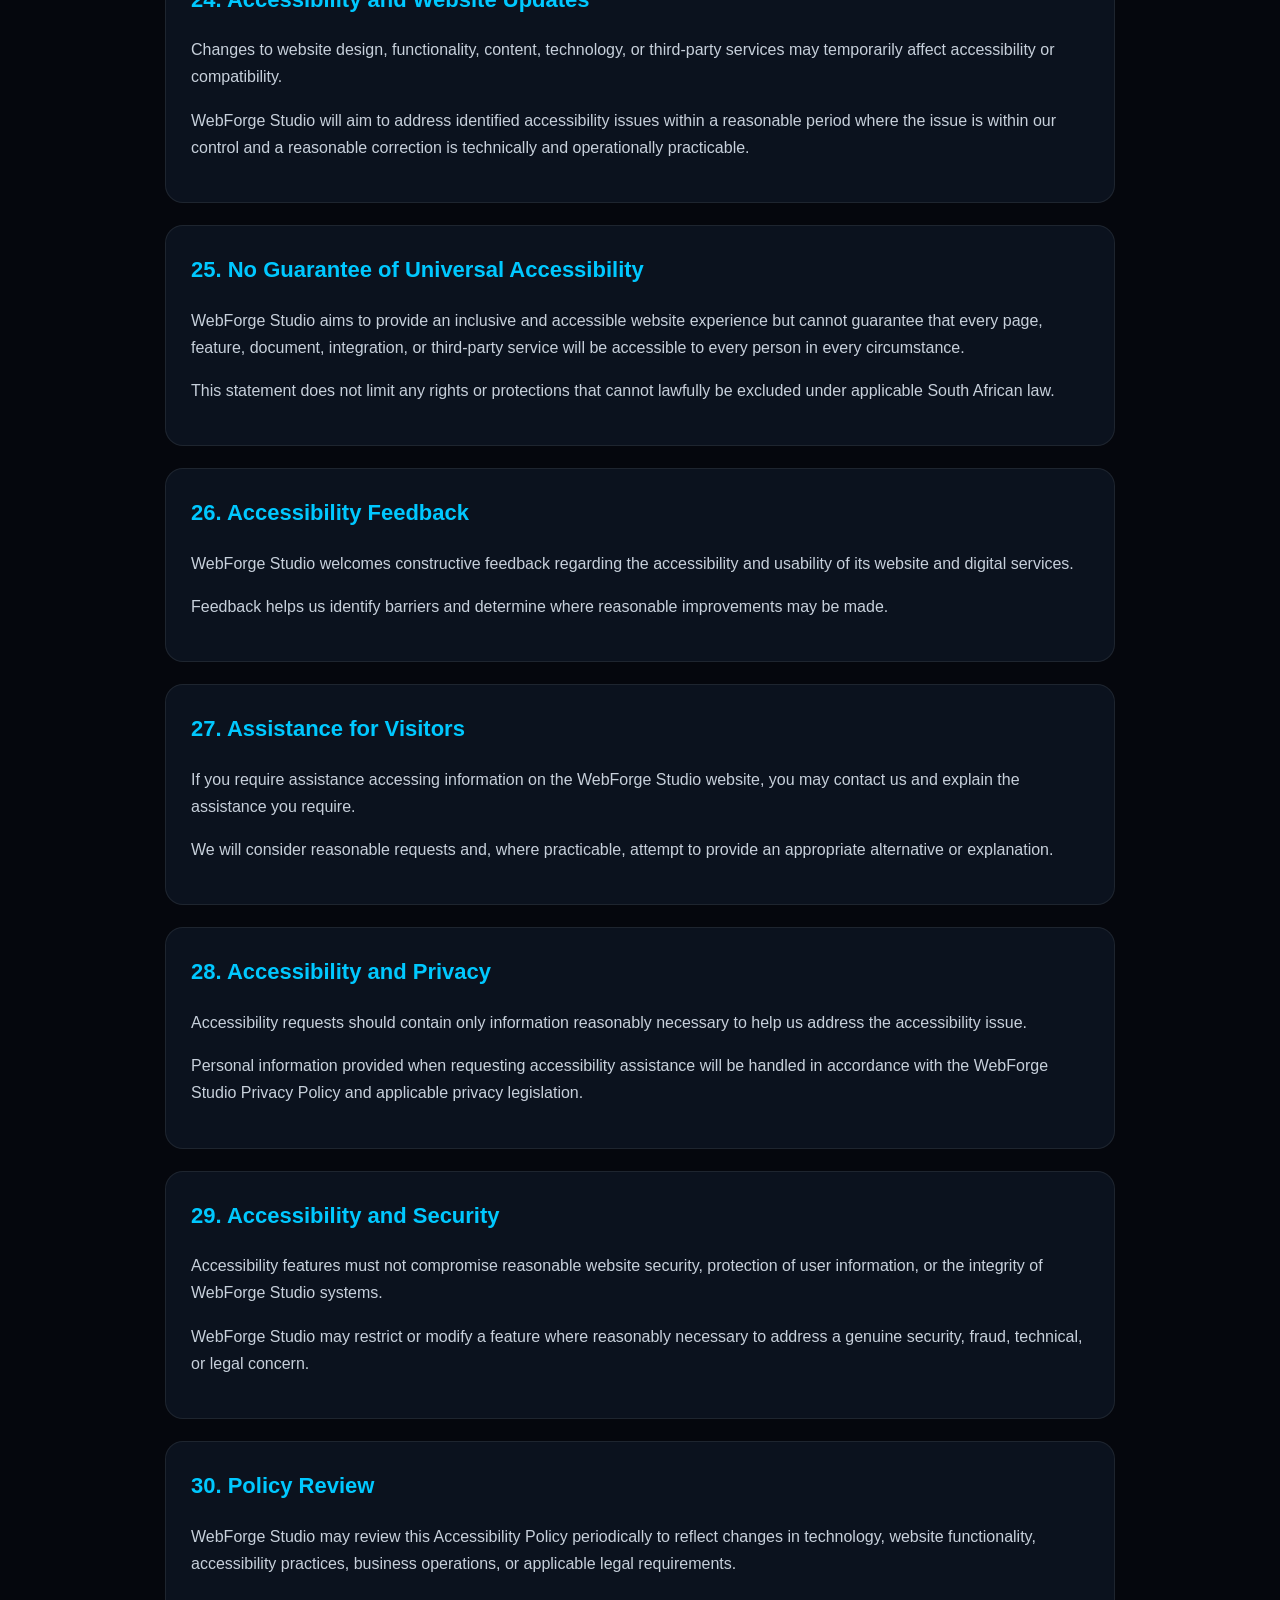
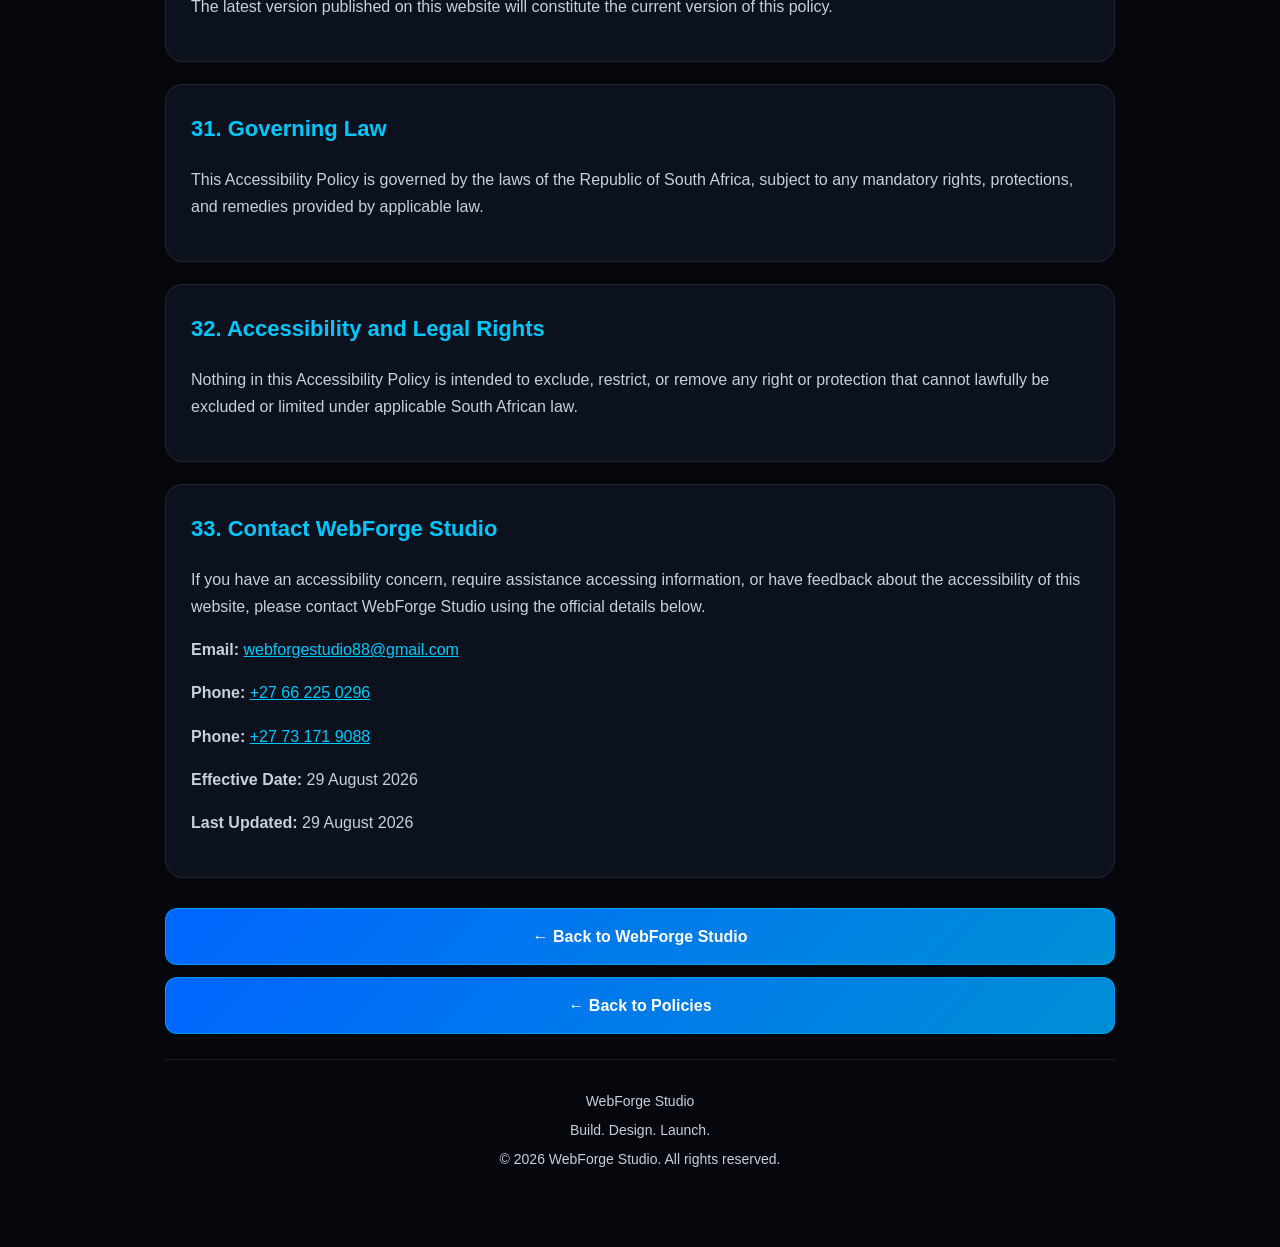
<file: policies/accessibility-policy.html>
<!DOCTYPE html>
<html lang="en">
<head>

<meta charset="UTF-8">
<meta name="viewport" content="width=device-width, initial-scale=1.0">

<title>WebForge Studio | Accessibility Policy</title>

<style>
:root {
    --black:#05070d;
    --blue:#0066ff;
    --cyan:#00c8ff;
    --white:#ffffff;
    --silver:#c7d0db;
    --border:rgba(0,153,255,0.35);
}

* {
    box-sizing:border-box;
}

html {
    scroll-behavior:smooth;
}

body {
    margin:0;
    padding:0;
    min-height:100vh;
    background:
        radial-gradient(
            circle at top,
            rgba(0,102,255,.14),
            transparent 35%
        ),
        var(--black);
    color:var(--white);
    font-family:Arial, Helvetica, sans-serif;
    line-height:1.7;
}

.container {
    width:92%;
    max-width:950px;
    margin:0 auto;
    padding:35px 0 45px;
}

.header {
    text-align:center;
    padding:30px 20px;
    background:rgba(13,20,32,.92);
    border:1px solid var(--border);
    border-radius:20px;
    box-shadow:0 0 30px rgba(0,102,255,.12);
}

.logo {
    display:block;
    width:150px;
    max-width:80%;
    height:auto;
    margin:0 auto 20px;
}

h1 {
    margin:0;
    color:var(--cyan);
    font-size:clamp(30px,7vw,46px);
    line-height:1.2;
}

.subtitle {
    margin:12px 0 0;
    color:var(--silver);
    font-size:15px;
}

.dates {
    margin-top:20px;
    color:var(--white);
    font-size:14px;
}

.policy-content {
    margin-top:25px;
}

.policy-section {
    margin-bottom:22px;
    padding:25px;
    background:rgba(13,20,32,.92);
    border:1px solid rgba(255,255,255,.08);
    border-radius:18px;
}

h2 {
    margin-top:0;
    color:var(--cyan);
    font-size:22px;
}

p {
    color:var(--silver);
}

a {
    color:var(--cyan);
}

.policy-navigation {
    display:flex;
    flex-direction:column;
    gap:12px;
    margin-top:30px;
}

.back-button {
    display:block;
    width:100%;
    padding:14px 18px;
    text-align:center;
    color:var(--white);
    background:linear-gradient(135deg,#0066ff,#008fd6);
    border:1px solid rgba(0,200,255,.45);
    border-radius:12px;
    text-decoration:none;
    font-weight:bold;
}

.back-button:hover {
    box-shadow:0 0 20px rgba(0,200,255,.25);
}

.footer {
    margin-top:25px;
    padding:25px 15px;
    text-align:center;
    border-top:1px solid rgba(255,255,255,.08);
}

.footer p {
    margin:5px 0;
    font-size:14px;
}

@media (max-width:600px) {

    .container {
        width:94%;
        padding-top:20px;
    }

    .header {
        padding:25px 15px;
    }

    .policy-section {
        padding:20px 17px;
    }

    h2 {
        font-size:20px;
    }

}

</style>

</head>

<body>

<div class="container">

<header class="header">

<img src="../images/blue.png"
     alt="WebForge Studio Logo"
     class="logo">

<h1>Accessibility Policy</h1>

<p class="subtitle">
WebForge Studio<br>
Build. Design. Launch.
</p>

<div class="dates">
<strong>Effective Date:</strong> 29 August 2026<br>
<strong>Last Updated:</strong> 29 August 2026
</div>

</header>
<main class="policy-content">

<section class="policy-section">

    <h2>1. Our Commitment to Accessibility</h2>

    <p>
        WebForge Studio is committed to making its website and digital
        services reasonably accessible and usable by as many people as
        possible, including people with disabilities or accessibility needs.
    </p>

    <p>
        We aim to provide a clear, practical, and user-friendly online
        experience while continuing to improve accessibility as our website,
        technology, and services develop.
    </p>

</section>


<section class="policy-section">

    <h2>2. Accessibility and Inclusive Design</h2>

    <p>
        WebForge Studio recognises that people may access websites using
        different devices, browsers, assistive technologies, input methods,
        screen sizes, and accessibility settings.
    </p>

    <p>
        We therefore aim to consider accessibility and inclusive design when
        developing and maintaining our website and digital solutions.
    </p>

</section>


<section class="policy-section">

    <h2>3. Accessible Website Experience</h2>

    <p>
        We aim to provide website content that is reasonably understandable,
        navigable, readable, and usable across supported devices and
        commonly used browsers.
    </p>

    <p>
        Our accessibility efforts may include appropriate text structure,
        readable content, descriptive labels, usable navigation, responsive
        layouts, and consideration of keyboard and assistive-technology
        access where reasonably practicable.
    </p>

</section>


<section class="policy-section">

    <h2>4. Mobile and Responsive Accessibility</h2>

    <p>
        WebForge Studio designs its website with responsive behaviour in mind
        so that visitors can access content using mobile phones, tablets,
        laptops, desktops, and other supported screen sizes.
    </p>

    <p>
        We recognise that accessibility and usability may vary depending on
        the visitor's device, operating system, browser, settings, and
        assistive technology.
    </p>

</section>


<section class="policy-section">

    <h2>5. Ongoing Improvement</h2>

    <p>
        Accessibility is an ongoing process. WebForge Studio may review and
        improve its website and digital services when accessibility issues
        are identified or when new technologies and reasonable improvements
        become available.
    </p>

    <p>
        We welcome constructive feedback that can help us identify areas where
        the user experience may be improved.
    </p>

</section>
<section class="policy-section">

    <h2>6. Navigation and Structure</h2>

    <p>
        WebForge Studio aims to organise website content using clear headings,
        logical sections, descriptive links, and consistent navigation so that
        visitors can more easily understand and move through the website.
    </p>

</section>


<section class="policy-section">

    <h2>7. Readable Content</h2>

    <p>
        We aim to present website information using clear language, suitable
        text sizing, appropriate spacing, and sufficient visual distinction
        between important content and the surrounding interface.
    </p>

    <p>
        Where reasonably practicable, content will be structured so that it
        remains understandable across different screen sizes and viewing
        conditions.
    </p>

</section>


<section class="policy-section">

    <h2>8. Images and Alternative Text</h2>

    <p>
        Where appropriate, WebForge Studio aims to provide descriptive
        alternative text for meaningful images so that visitors using
        assistive technologies can better understand their purpose or
        content.
    </p>

    <p>
        Decorative images may not require alternative text where they do not
        provide meaningful information.
    </p>

</section>


<section class="policy-section">

    <h2>9. Links and Interactive Elements</h2>

    <p>
        WebForge Studio aims to use descriptive link text and clearly
        identifiable interactive elements where reasonably practicable.
    </p>

    <p>
        We also aim to ensure that important navigation and actions can be
        understood without relying solely on visual appearance.
    </p>

</section>


<section class="policy-section">

    <h2>10. Keyboard and Assistive Technology</h2>

    <p>
        Where reasonably practicable, WebForge Studio aims to support common
        keyboard navigation and assistive technologies used to access web
        content.
    </p>

    <p>
        However, accessibility may vary depending on the specific browser,
        device, operating system, assistive technology, third-party software,
        and website feature being used.
    </p>

</section>
<section class="policy-section">

    <h2>11. Colour and Visual Presentation</h2>

    <p>
        WebForge Studio aims to maintain clear visual distinctions between
        text, backgrounds, buttons, links, and other important interface
        elements.
    </p>

    <p>
        We aim not to rely solely on colour to communicate important
        information where a suitable alternative can reasonably be provided.
    </p>

</section>


<section class="policy-section">

    <h2>12. Forms and User Input</h2>

    <p>
        Where forms are provided on the WebForge Studio website, we aim to
        use clear labels, understandable instructions, and identifiable input
        fields where reasonably practicable.
    </p>

    <p>
        Visitors should provide accurate information and may contact us if
        they experience difficulty completing a form or submitting an
        enquiry.
    </p>

</section>


<section class="policy-section">

    <h2>13. Documents and Downloadable Content</h2>

    <p>
        WebForge Studio may provide documents or other downloadable resources
        through its website.
    </p>

    <p>
        We aim to make important documents reasonably accessible where
        practicable. However, some third-party documents, legacy materials,
        or externally supplied files may not fully meet the same accessibility
        standards.
    </p>

</section>


<section class="policy-section">

    <h2>14. Video, Audio, and Multimedia</h2>

    <p>
        Where multimedia content is used, WebForge Studio aims to consider
        accessibility features such as captions, transcripts, descriptive
        information, or alternative presentation methods where reasonably
        practicable.
    </p>

    <p>
        Accessibility of embedded third-party multimedia may depend on the
        accessibility features provided by the relevant third-party platform.
    </p>

</section>


<section class="policy-section">

    <h2>15. Third-Party Services</h2>

    <p>
        The WebForge Studio website may contain links, integrations, tools,
        payment services, maps, social-media features, hosting services, or
        other technologies provided by third parties.
    </p>

    <p>
        WebForge Studio does not control the accessibility features of
        third-party services and cannot guarantee their accessibility.
        Visitors may need to refer to the relevant third party for
        accessibility support.
    </p>

</section>
<section class="policy-section">

    <h2>16. Accessibility of Client Websites</h2>

    <p>
        Where WebForge Studio develops a website or digital solution for a
        client, accessibility requirements may be included within the agreed
        project scope.
    </p>

    <p>
        The extent of accessibility work provided for a client project will
        depend on the agreed specifications, budget, technology, content,
        third-party services, and applicable requirements.
    </p>

</section>


<section class="policy-section">

    <h2>17. Client Responsibilities</h2>

    <p>
        Clients are responsible for providing accurate and suitable content,
        documents, images, videos, and other materials required for their
        projects.
    </p>

    <p>
        Where accessibility depends on client-supplied material, WebForge
        Studio cannot guarantee accessibility of content that is supplied in
        an inaccessible or unsuitable format.
    </p>

</section>


<section class="policy-section">

    <h2>18. Accessibility Requests</h2>

    <p>
        Visitors who experience difficulty accessing information or using a
        feature of the WebForge Studio website are encouraged to contact us.
    </p>

    <p>
        Where reasonably practicable, we will consider requests for
        alternative formats, clarification, or reasonable assistance.
    </p>

</section>


<section class="policy-section">

    <h2>19. Reporting an Accessibility Problem</h2>

    <p>
        If you identify an accessibility barrier, please provide enough
        information for WebForge Studio to understand the issue, including
        the affected page or feature and, where possible, the device or
        browser being used.
    </p>

    <p>
        Reports may be reviewed to determine whether a reasonable correction
        or improvement can be made.
    </p>

</section>


<section class="policy-section">

    <h2>20. Reasonable Efforts</h2>

    <p>
        WebForge Studio will make reasonable efforts to improve accessibility
        within its technical and operational capabilities.
    </p>

    <p>
        Accessibility improvements may be prioritised according to the
        severity of an issue, its impact on users, technical feasibility,
        available resources, and the nature of the affected service.
    </p>

</section>
<section class="policy-section">

    <h2>21. Accessibility and Website Performance</h2>

    <p>
        WebForge Studio recognises that website performance can affect
        accessibility and usability, particularly for visitors using mobile
        devices, slower connections, or limited resources.
    </p>

    <p>
        Where reasonably practicable, we aim to consider performance,
        responsive behaviour, and efficient presentation of content when
        improving the website experience.
    </p>

</section>


<section class="policy-section">

    <h2>22. Browser and Device Compatibility</h2>

    <p>
        WebForge Studio aims to support commonly used modern browsers and
        devices where reasonably practicable.
    </p>

    <p>
        We cannot guarantee identical functionality or presentation across
        every browser, device, operating system, screen configuration, or
        assistive technology.
    </p>

</section>


<section class="policy-section">

    <h2>23. Accessibility Limitations</h2>

    <p>
        Despite reasonable efforts, some parts of the website may not yet be
        fully accessible to every visitor.
    </p>

    <p>
        Certain limitations may result from technical constraints, legacy
        content, third-party technology, external services, or materials
        supplied by clients or other parties.
    </p>

</section>


<section class="policy-section">

    <h2>24. Accessibility and Website Updates</h2>

    <p>
        Changes to website design, functionality, content, technology, or
        third-party services may temporarily affect accessibility or
        compatibility.
    </p>

    <p>
        WebForge Studio will aim to address identified accessibility issues
        within a reasonable period where the issue is within our control and
        a reasonable correction is technically and operationally practicable.
    </p>

</section>


<section class="policy-section">

    <h2>25. No Guarantee of Universal Accessibility</h2>

    <p>
        WebForge Studio aims to provide an inclusive and accessible website
        experience but cannot guarantee that every page, feature, document,
        integration, or third-party service will be accessible to every
        person in every circumstance.
    </p>

    <p>
        This statement does not limit any rights or protections that cannot
        lawfully be excluded under applicable South African law.
    </p>

</section>
<section class="policy-section">

    <h2>26. Accessibility Feedback</h2>

    <p>
        WebForge Studio welcomes constructive feedback regarding the
        accessibility and usability of its website and digital services.
    </p>

    <p>
        Feedback helps us identify barriers and determine where reasonable
        improvements may be made.
    </p>

</section>


<section class="policy-section">

    <h2>27. Assistance for Visitors</h2>

    <p>
        If you require assistance accessing information on the WebForge
        Studio website, you may contact us and explain the assistance you
        require.
    </p>

    <p>
        We will consider reasonable requests and, where practicable, attempt
        to provide an appropriate alternative or explanation.
    </p>

</section>


<section class="policy-section">

    <h2>28. Accessibility and Privacy</h2>

    <p>
        Accessibility requests should contain only information reasonably
        necessary to help us address the accessibility issue.
    </p>

    <p>
        Personal information provided when requesting accessibility
        assistance will be handled in accordance with the WebForge Studio
        Privacy Policy and applicable privacy legislation.
    </p>

</section>


<section class="policy-section">

    <h2>29. Accessibility and Security</h2>

    <p>
        Accessibility features must not compromise reasonable website
        security, protection of user information, or the integrity of WebForge
        Studio systems.
    </p>

    <p>
        WebForge Studio may restrict or modify a feature where reasonably
        necessary to address a genuine security, fraud, technical, or legal
        concern.
    </p>

</section>


<section class="policy-section">

    <h2>30. Policy Review</h2>

    <p>
        WebForge Studio may review this Accessibility Policy periodically to
        reflect changes in technology, website functionality, accessibility
        practices, business operations, or applicable legal requirements.
    </p>

    <p>
        The latest version published on this website will constitute the
        current version of this policy.
    </p>

</section>
<section class="policy-section">

    <h2>31. Governing Law</h2>

    <p>
        This Accessibility Policy is governed by the laws of the Republic of
        South Africa, subject to any mandatory rights, protections, and
        remedies provided by applicable law.
    </p>

</section>


<section class="policy-section">

    <h2>32. Accessibility and Legal Rights</h2>

    <p>
        Nothing in this Accessibility Policy is intended to exclude, restrict,
        or remove any right or protection that cannot lawfully be excluded or
        limited under applicable South African law.
    </p>

</section>


<section class="policy-section">

    <h2>33. Contact WebForge Studio</h2>

    <p>
        If you have an accessibility concern, require assistance accessing
        information, or have feedback about the accessibility of this
        website, please contact WebForge Studio using the official details
        below.
    </p>

    <p>
        <strong>Email:</strong>
        <a href="mailto:webforgestudio88@gmail.com">
            webforgestudio88@gmail.com
        </a>
    </p>

    <p>
        <strong>Phone:</strong>
        <a href="tel:+27662250296">
            +27 66 225 0296
        </a>
    </p>

    <p>
        <strong>Phone:</strong>
        <a href="tel:+27731719088">
            +27 73 171 9088
        </a>
    </p>

    <p>
        <strong>Effective Date:</strong>
        29 August 2026
    </p>

    <p>
        <strong>Last Updated:</strong>
        29 August 2026
    </p>

</section>


<div class="policy-navigation">

    <a href="../index.html" class="back-button">
        ← Back to WebForge Studio
    </a>

    <a href="index.html" class="back-button">
        ← Back to Policies
    </a>

</div>


<footer class="footer">

    <p>
        WebForge Studio
    </p>

    <p>
        Build. Design. Launch.
    </p>

    <p>
        © 2026 WebForge Studio. All rights reserved.
    </p>

</footer>

</div>

</body>
</html>
</file>
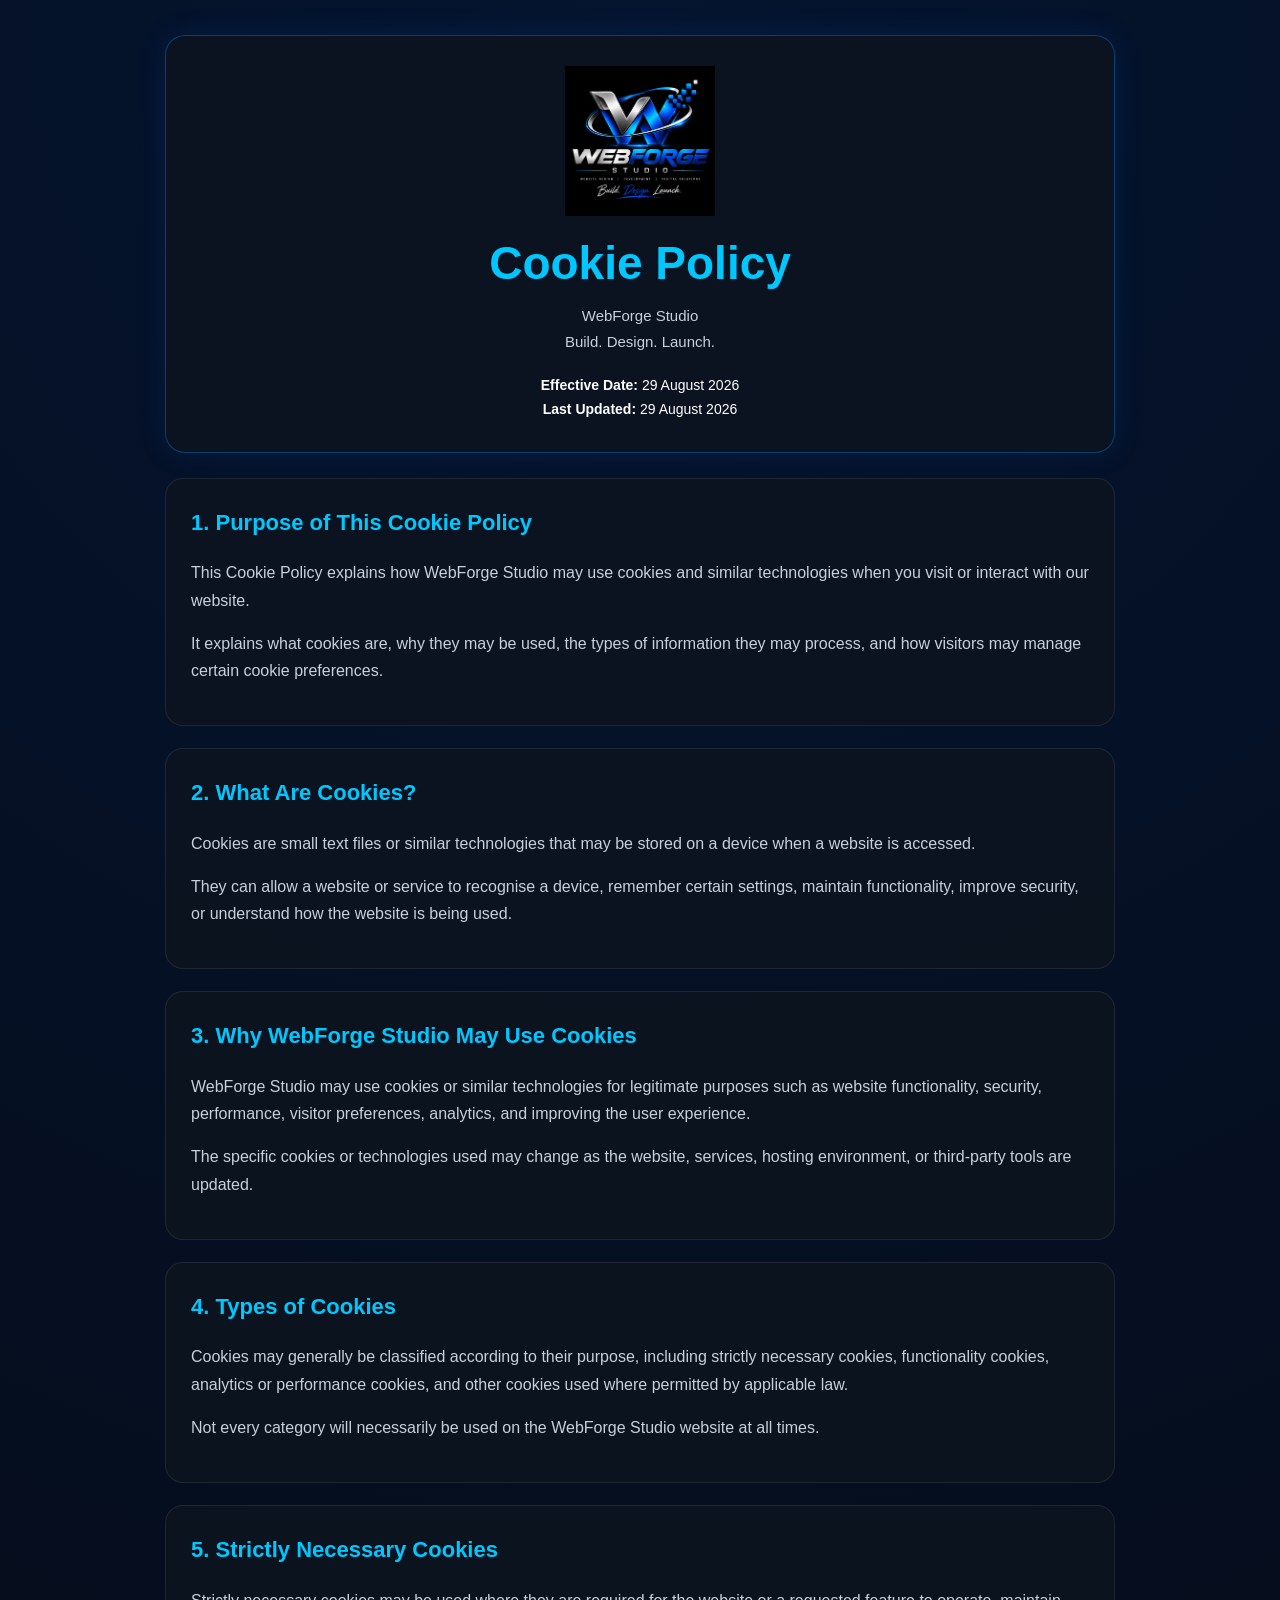
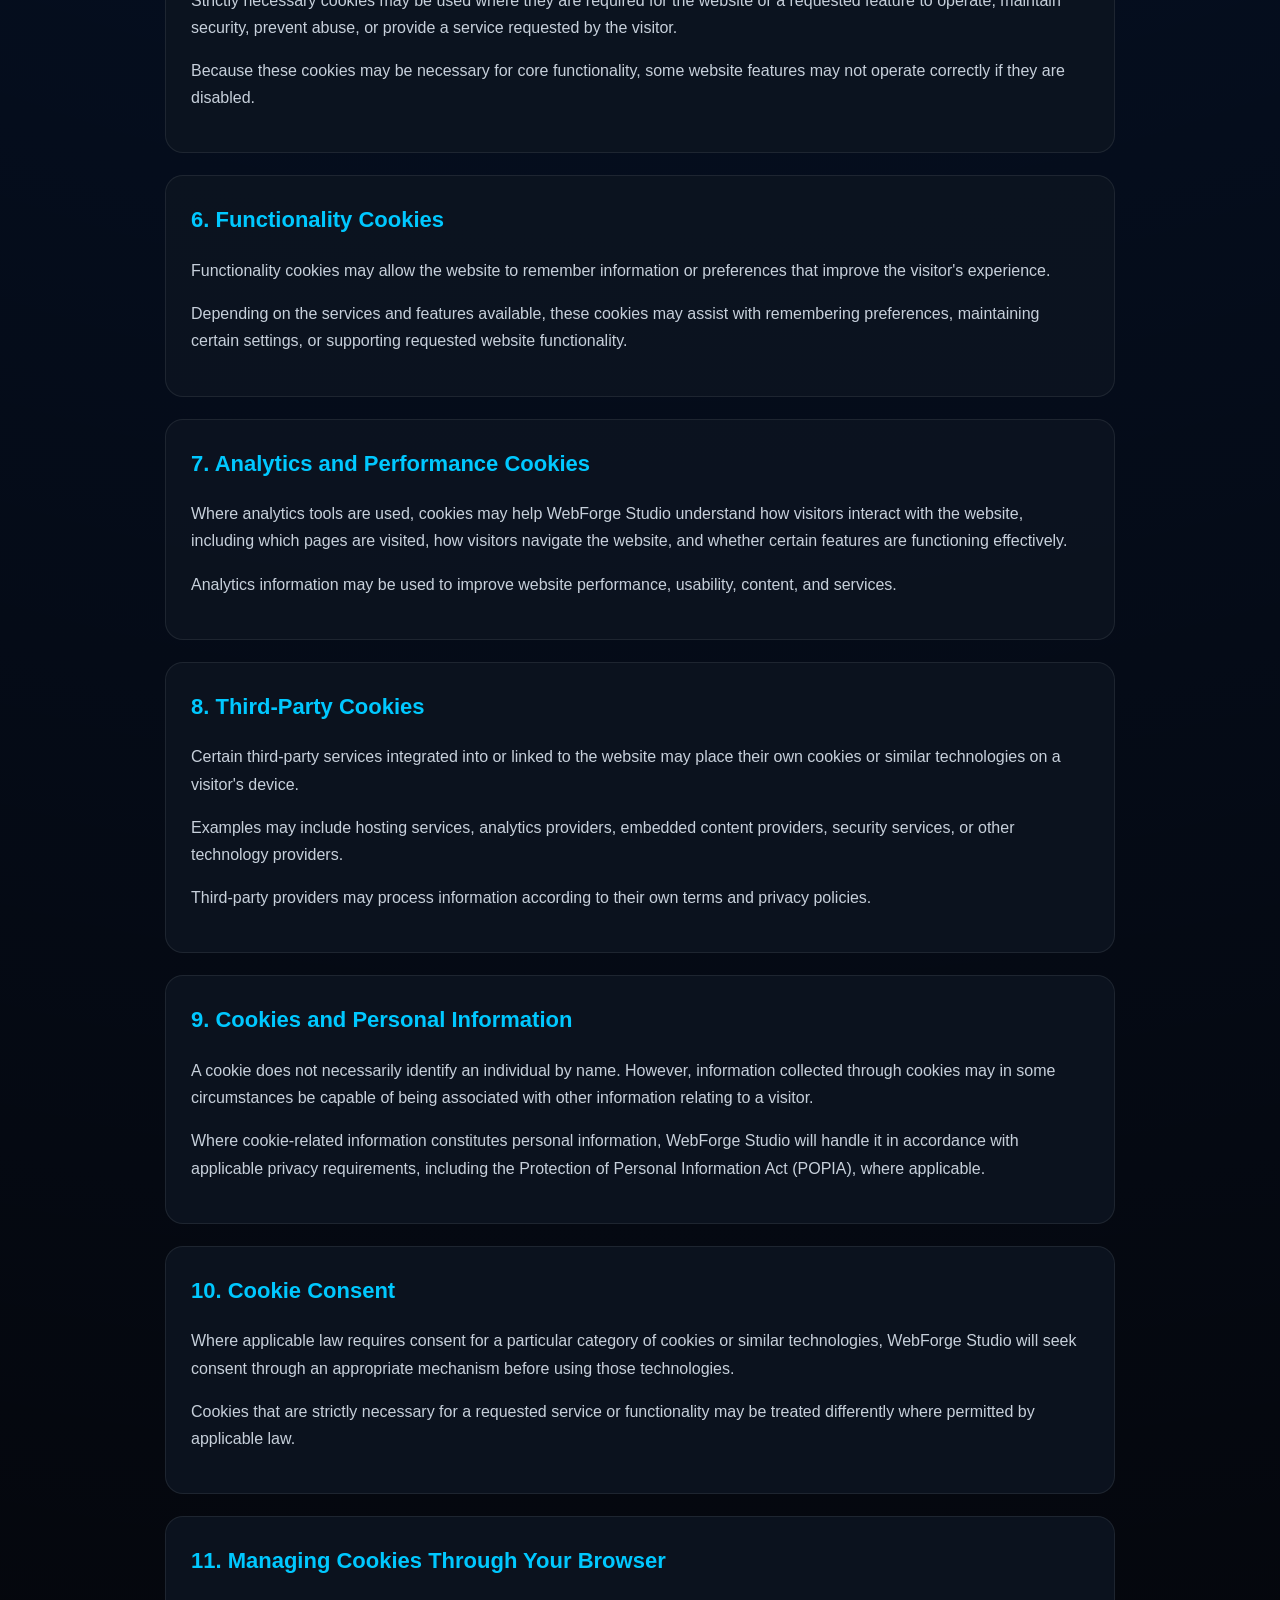
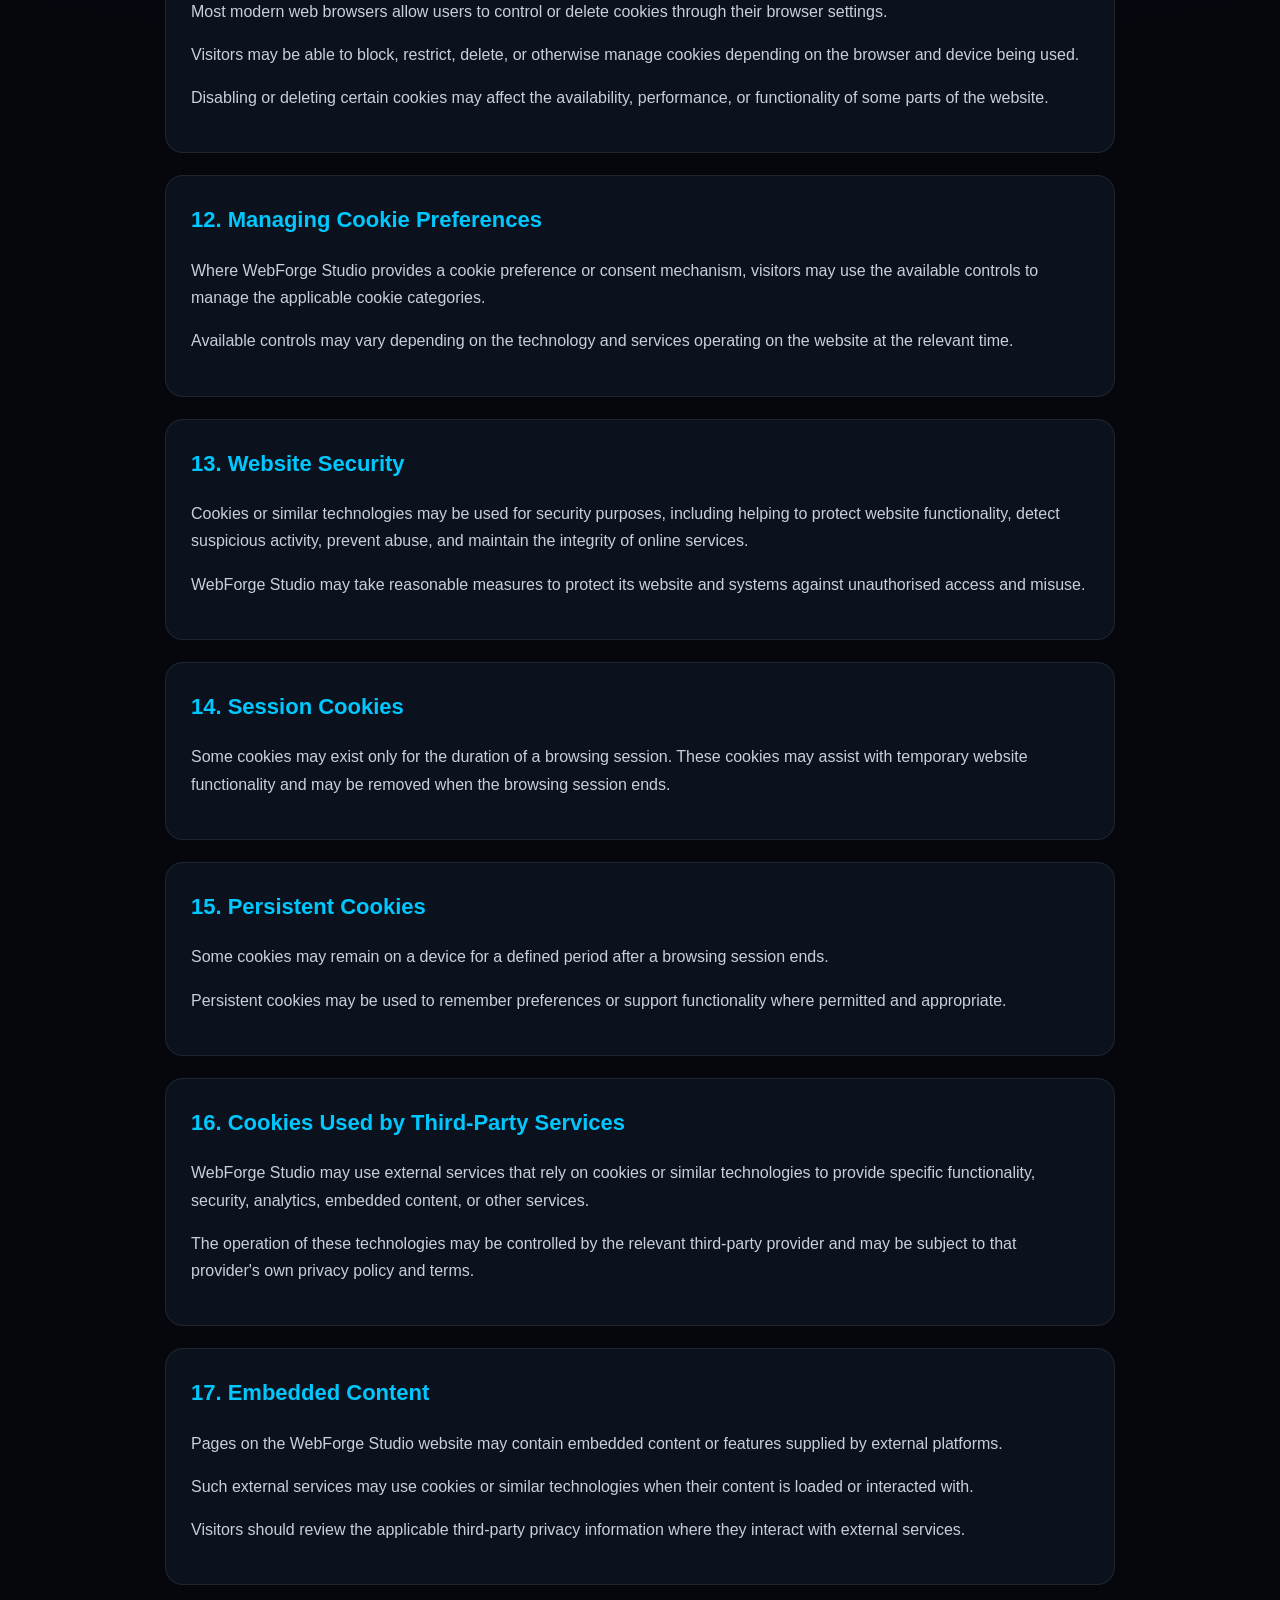
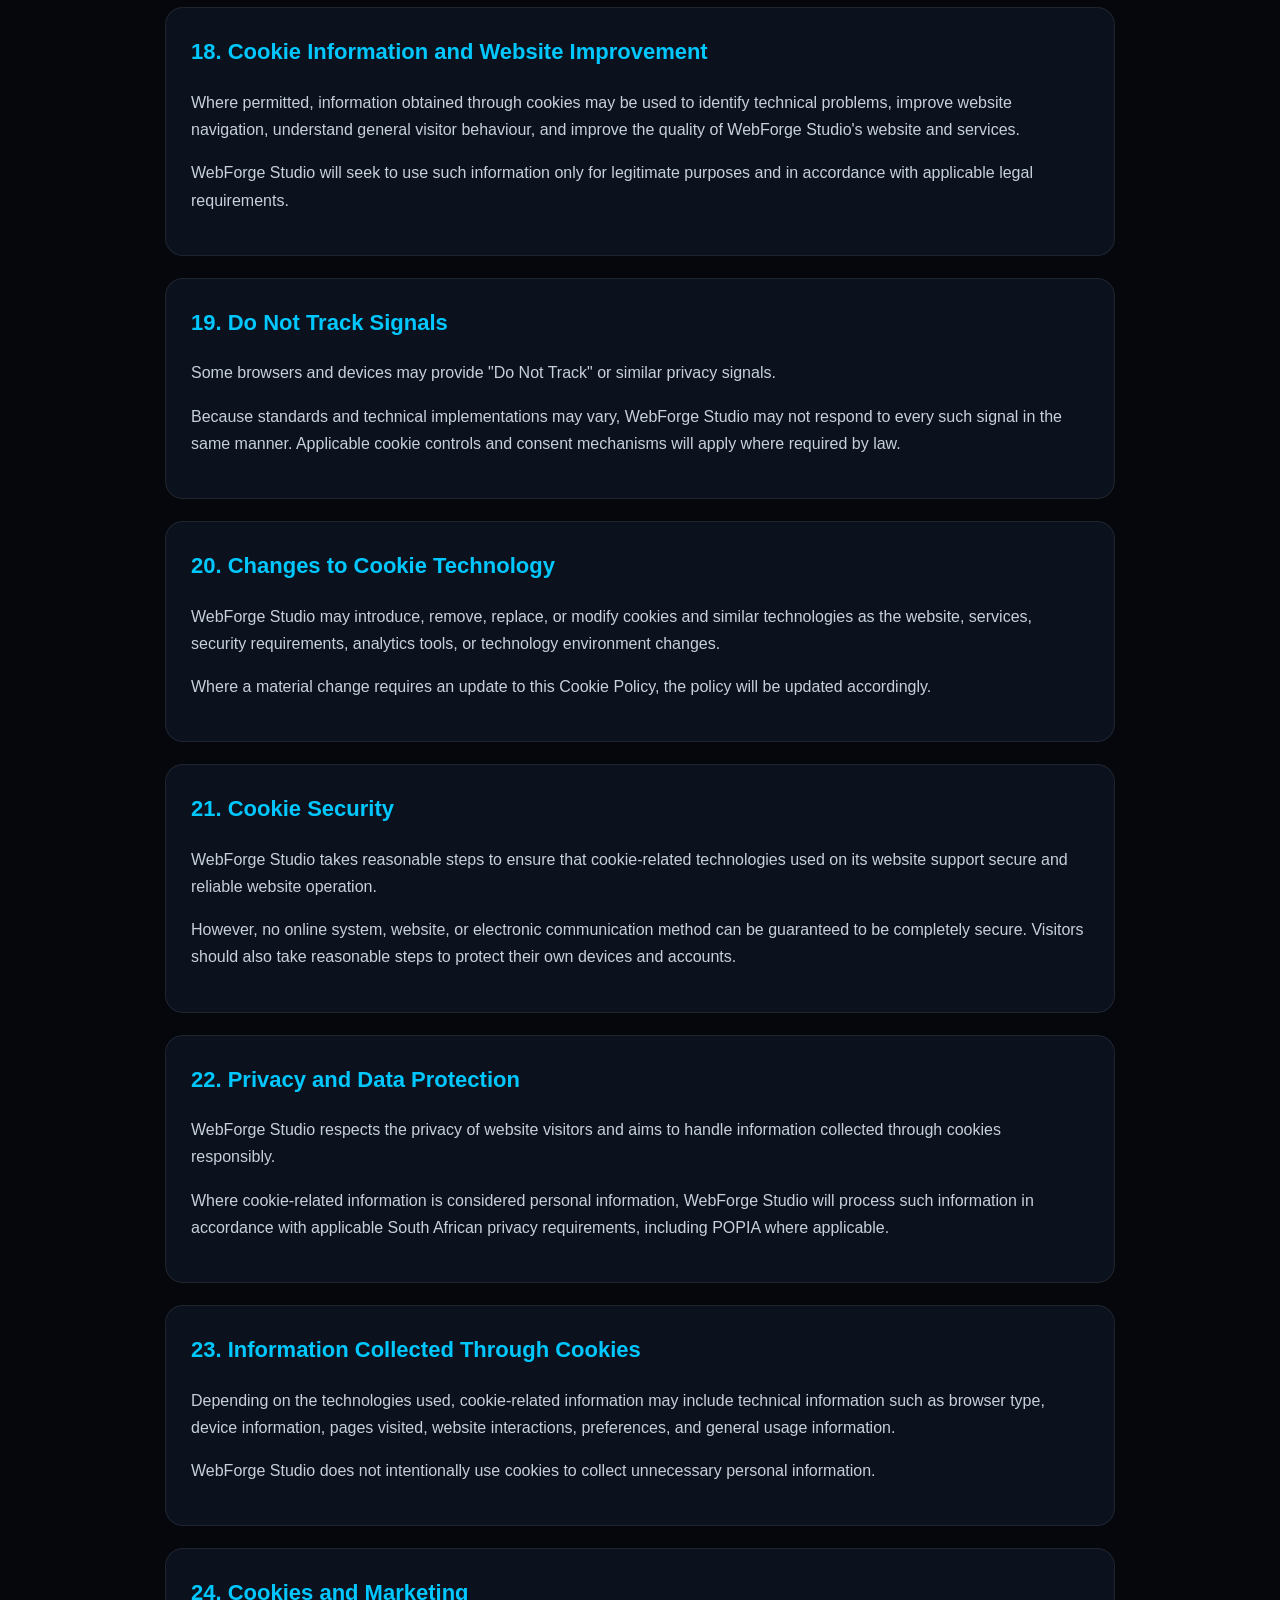
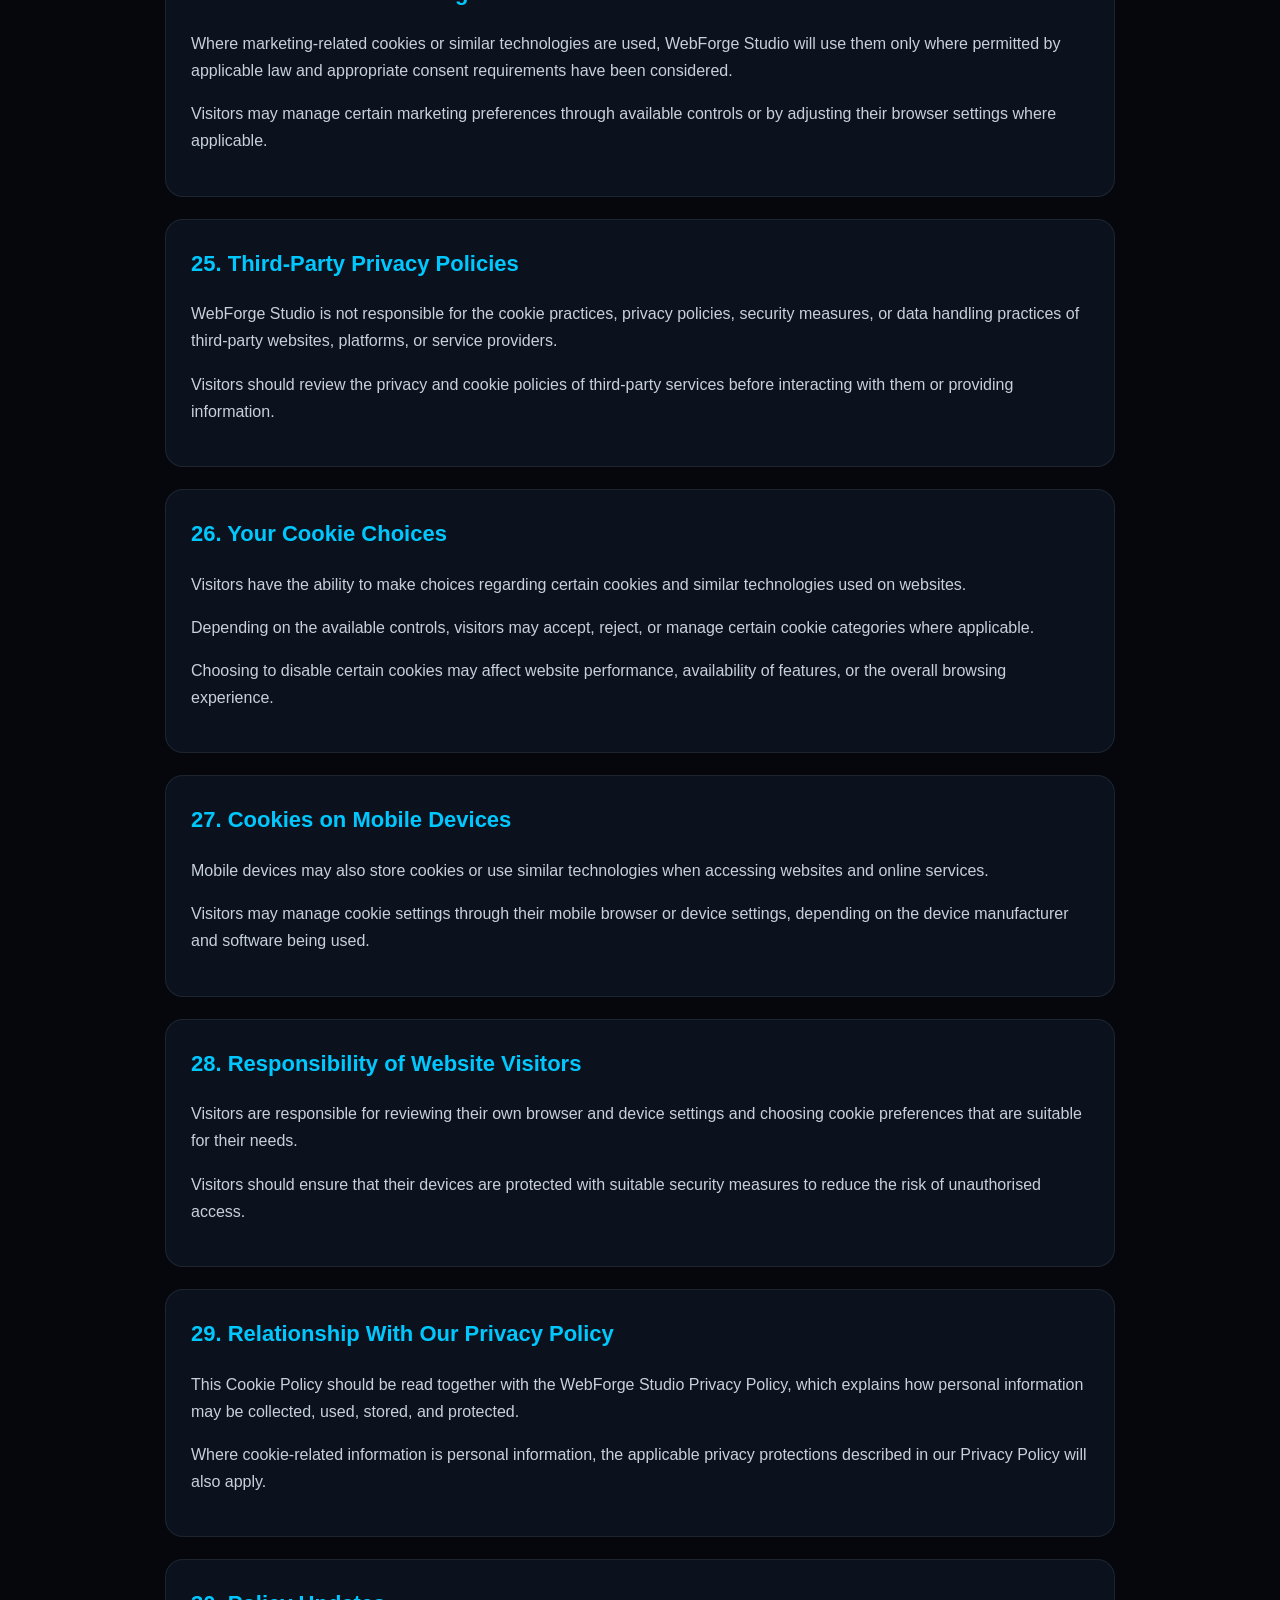
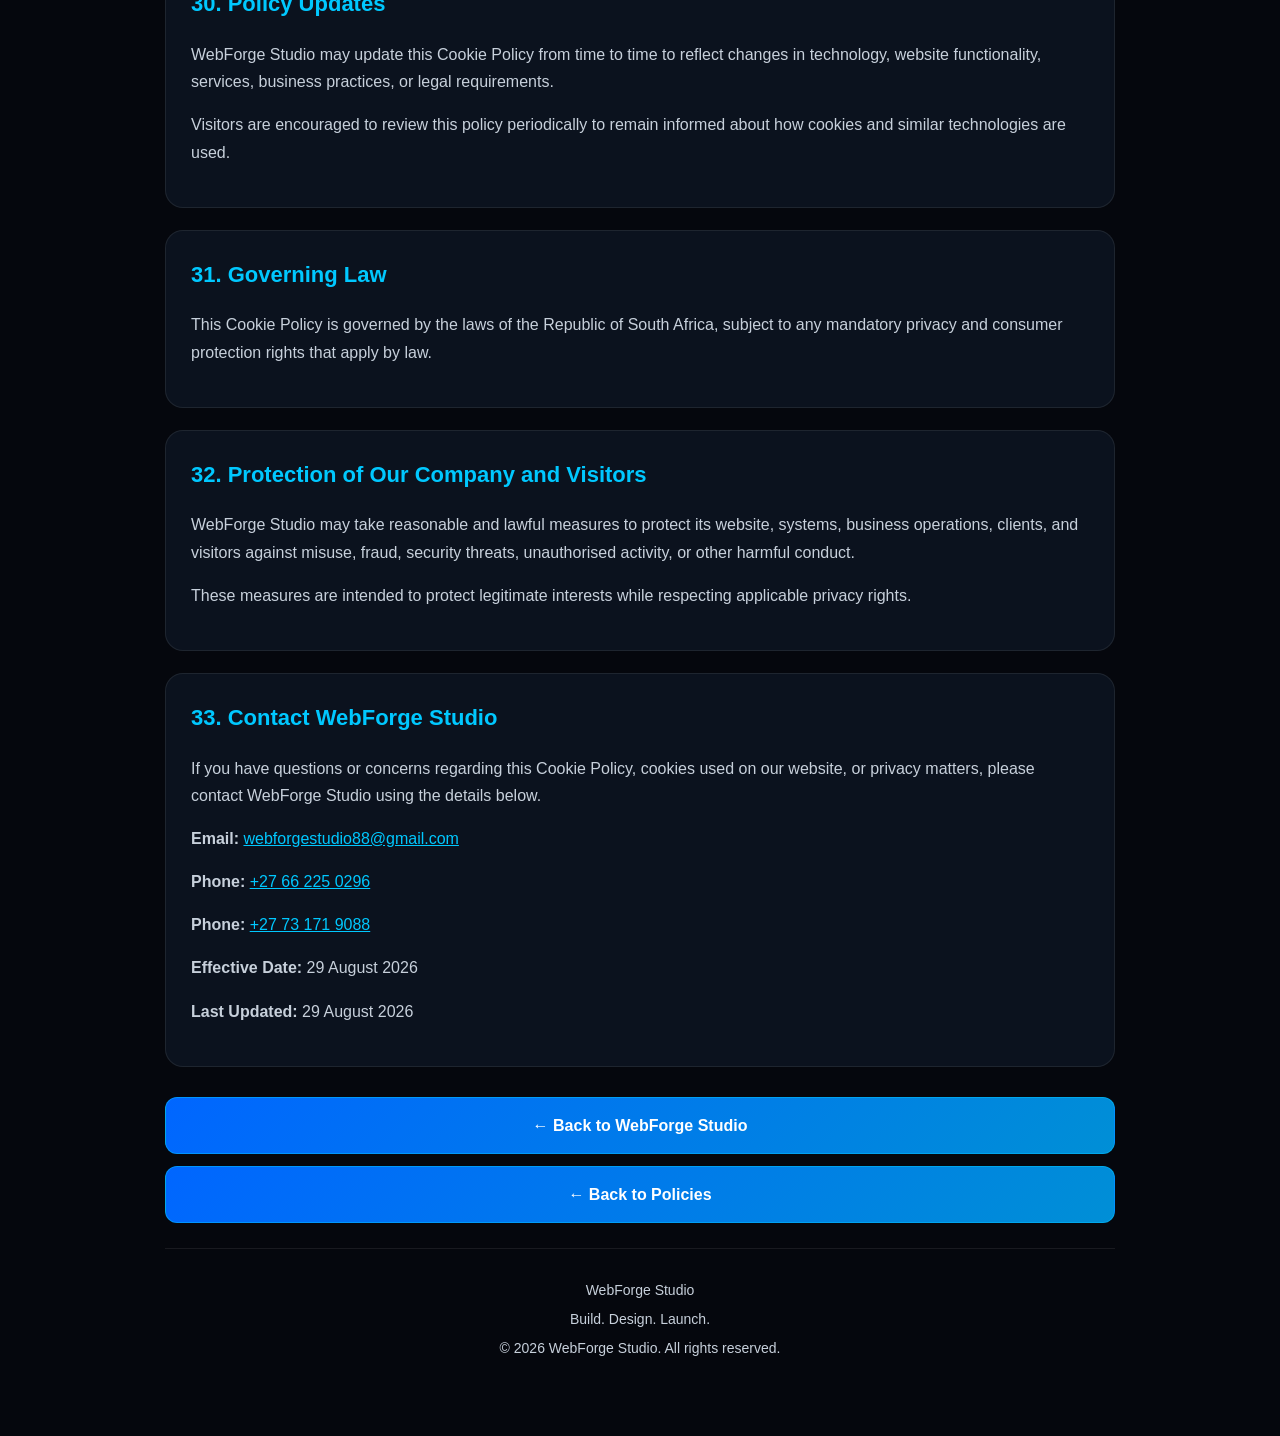
<file: policies/cookie-policy.html>
<!DOCTYPE html>
<html lang="en">
<head>
<meta charset="UTF-8">
<meta name="viewport" content="width=device-width, initial-scale=1.0">

<title>WebForge Studio | Cookie Policy</title>

<style>
:root {
    --black: #05070d;
    --blue: #0066ff;
    --cyan: #00c8ff;
    --white: #ffffff;
    --silver: #c7d0db;
    --card: #0d1420;
    --border: rgba(0, 153, 255, 0.35);
}

* {
    box-sizing: border-box;
}

html {
    scroll-behavior: smooth;
}

body {
    margin: 0;
    padding: 0;
    min-height: 100vh;
    background:
        radial-gradient(circle at top, rgba(0, 102, 255, 0.14), transparent 35%),
        var(--black);
    color: var(--white);
    font-family: Arial, Helvetica, sans-serif;
    line-height: 1.7;
}

.container {
    width: 92%;
    max-width: 950px;
    margin: 0 auto;
    padding: 35px 0 45px;
}

.header {
    text-align: center;
    padding: 30px 20px;
    background: rgba(13, 20, 32, 0.92);
    border: 1px solid var(--border);
    border-radius: 20px;
    box-shadow: 0 0 30px rgba(0, 102, 255, 0.12);
}

.logo {
    display: block;
    width: 150px;
    max-width: 80%;
    height: auto;
    margin: 0 auto 20px;
}

h1 {
    margin: 0;
    color: var(--cyan);
    font-size: clamp(30px, 7vw, 46px);
    line-height: 1.2;
}

.subtitle {
    margin: 12px 0 0;
    color: var(--silver);
    font-size: 15px;
}

.dates {
    margin-top: 20px;
    color: var(--white);
    font-size: 14px;
}

.policy-content {
    margin-top: 25px;
}

.policy-section {
    margin-bottom: 22px;
    padding: 25px;
    background: rgba(13, 20, 32, 0.92);
    border: 1px solid rgba(255, 255, 255, 0.08);
    border-radius: 18px;
}

h2 {
    margin-top: 0;
    color: var(--cyan);
    font-size: 22px;
}

p {
    color: var(--silver);
}

a {
    color: var(--cyan);
}

.policy-navigation {
    display: flex;
    flex-direction: column;
    gap: 12px;
    margin-top: 30px;
}

.back-button {
    display: block;
    width: 100%;
    padding: 14px 18px;
    text-align: center;
    color: var(--white);
    background: linear-gradient(135deg, #0066ff, #008fd6);
    border: 1px solid rgba(0, 200, 255, 0.45);
    border-radius: 12px;
    text-decoration: none;
    font-weight: bold;
    transition: transform 0.2s ease, box-shadow 0.2s ease;
}

.back-button:hover {
    transform: translateY(-2px);
    box-shadow: 0 0 20px rgba(0, 200, 255, 0.25);
}

.footer {
    margin-top: 25px;
    padding: 25px 15px;
    text-align: center;
    border-top: 1px solid rgba(255, 255, 255, 0.08);
}

.footer p {
    margin: 5px 0;
    font-size: 14px;
}

@media (max-width: 600px) {
    .container {
        width: 94%;
        padding-top: 20px;
    }

    .header {
        padding: 25px 15px;
    }

    .policy-section {
        padding: 20px 17px;
    }

    h2 {
        font-size: 20px;
    }
}
</style>
</head>

<body>

<div class="container">

<header class="header">

<img src="../images/blue.png"
     alt="WebForge Studio Logo"
     class="logo">

<h1>Cookie Policy</h1>

<p class="subtitle">
WebForge Studio<br>
Build. Design. Launch.
</p>

<div class="dates">
<strong>Effective Date:</strong> 29 August 2026<br>
<strong>Last Updated:</strong> 29 August 2026
</div>

</header>
<main class="policy-content">

<section class="policy-section">

    <h2>1. Purpose of This Cookie Policy</h2>

    <p>
        This Cookie Policy explains how WebForge Studio may use cookies and
        similar technologies when you visit or interact with our website.
    </p>

    <p>
        It explains what cookies are, why they may be used, the types of
        information they may process, and how visitors may manage certain
        cookie preferences.
    </p>

</section>


<section class="policy-section">

    <h2>2. What Are Cookies?</h2>

    <p>
        Cookies are small text files or similar technologies that may be
        stored on a device when a website is accessed.
    </p>

    <p>
        They can allow a website or service to recognise a device, remember
        certain settings, maintain functionality, improve security, or
        understand how the website is being used.
    </p>

</section>


<section class="policy-section">

    <h2>3. Why WebForge Studio May Use Cookies</h2>

    <p>
        WebForge Studio may use cookies or similar technologies for legitimate
        purposes such as website functionality, security, performance,
        visitor preferences, analytics, and improving the user experience.
    </p>

    <p>
        The specific cookies or technologies used may change as the website,
        services, hosting environment, or third-party tools are updated.
    </p>

</section>


<section class="policy-section">

    <h2>4. Types of Cookies</h2>

    <p>
        Cookies may generally be classified according to their purpose,
        including strictly necessary cookies, functionality cookies,
        analytics or performance cookies, and other cookies used where
        permitted by applicable law.
    </p>

    <p>
        Not every category will necessarily be used on the WebForge Studio
        website at all times.
    </p>

</section>


<section class="policy-section">

    <h2>5. Strictly Necessary Cookies</h2>

    <p>
        Strictly necessary cookies may be used where they are required for
        the website or a requested feature to operate, maintain security,
        prevent abuse, or provide a service requested by the visitor.
    </p>

    <p>
        Because these cookies may be necessary for core functionality, some
        website features may not operate correctly if they are disabled.
    </p>

</section>
<section class="policy-section">

    <h2>6. Functionality Cookies</h2>

    <p>
        Functionality cookies may allow the website to remember information
        or preferences that improve the visitor's experience.
    </p>

    <p>
        Depending on the services and features available, these cookies may
        assist with remembering preferences, maintaining certain settings,
        or supporting requested website functionality.
    </p>

</section>


<section class="policy-section">

    <h2>7. Analytics and Performance Cookies</h2>

    <p>
        Where analytics tools are used, cookies may help WebForge Studio
        understand how visitors interact with the website, including which
        pages are visited, how visitors navigate the website, and whether
        certain features are functioning effectively.
    </p>

    <p>
        Analytics information may be used to improve website performance,
        usability, content, and services.
    </p>

</section>


<section class="policy-section">

    <h2>8. Third-Party Cookies</h2>

    <p>
        Certain third-party services integrated into or linked to the website
        may place their own cookies or similar technologies on a visitor's
        device.
    </p>

    <p>
        Examples may include hosting services, analytics providers, embedded
        content providers, security services, or other technology providers.
    </p>

    <p>
        Third-party providers may process information according to their own
        terms and privacy policies.
    </p>

</section>


<section class="policy-section">

    <h2>9. Cookies and Personal Information</h2>

    <p>
        A cookie does not necessarily identify an individual by name.
        However, information collected through cookies may in some
        circumstances be capable of being associated with other information
        relating to a visitor.
    </p>

    <p>
        Where cookie-related information constitutes personal information,
        WebForge Studio will handle it in accordance with applicable privacy
        requirements, including the Protection of Personal Information Act
        (POPIA), where applicable.
    </p>

</section>


<section class="policy-section">

    <h2>10. Cookie Consent</h2>

    <p>
        Where applicable law requires consent for a particular category of
        cookies or similar technologies, WebForge Studio will seek consent
        through an appropriate mechanism before using those technologies.
    </p>

    <p>
        Cookies that are strictly necessary for a requested service or
        functionality may be treated differently where permitted by
        applicable law.
    </p>

</section>
<section class="policy-section">

    <h2>11. Managing Cookies Through Your Browser</h2>

    <p>
        Most modern web browsers allow users to control or delete cookies
        through their browser settings.
    </p>

    <p>
        Visitors may be able to block, restrict, delete, or otherwise manage
        cookies depending on the browser and device being used.
    </p>

    <p>
        Disabling or deleting certain cookies may affect the availability,
        performance, or functionality of some parts of the website.
    </p>

</section>


<section class="policy-section">

    <h2>12. Managing Cookie Preferences</h2>

    <p>
        Where WebForge Studio provides a cookie preference or consent
        mechanism, visitors may use the available controls to manage the
        applicable cookie categories.
    </p>

    <p>
        Available controls may vary depending on the technology and services
        operating on the website at the relevant time.
    </p>

</section>


<section class="policy-section">

    <h2>13. Website Security</h2>

    <p>
        Cookies or similar technologies may be used for security purposes,
        including helping to protect website functionality, detect suspicious
        activity, prevent abuse, and maintain the integrity of online
        services.
    </p>

    <p>
        WebForge Studio may take reasonable measures to protect its website
        and systems against unauthorised access and misuse.
    </p>

</section>


<section class="policy-section">

    <h2>14. Session Cookies</h2>

    <p>
        Some cookies may exist only for the duration of a browsing session.
        These cookies may assist with temporary website functionality and may
        be removed when the browsing session ends.
    </p>

</section>


<section class="policy-section">

    <h2>15. Persistent Cookies</h2>

    <p>
        Some cookies may remain on a device for a defined period after a
        browsing session ends.
    </p>

    <p>
        Persistent cookies may be used to remember preferences or support
        functionality where permitted and appropriate.
    </p>

</section>
<section class="policy-section">

    <h2>16. Cookies Used by Third-Party Services</h2>

    <p>
        WebForge Studio may use external services that rely on cookies or
        similar technologies to provide specific functionality, security,
        analytics, embedded content, or other services.
    </p>

    <p>
        The operation of these technologies may be controlled by the relevant
        third-party provider and may be subject to that provider's own
        privacy policy and terms.
    </p>

</section>


<section class="policy-section">

    <h2>17. Embedded Content</h2>

    <p>
        Pages on the WebForge Studio website may contain embedded content or
        features supplied by external platforms.
    </p>

    <p>
        Such external services may use cookies or similar technologies when
        their content is loaded or interacted with.
    </p>

    <p>
        Visitors should review the applicable third-party privacy information
        where they interact with external services.
    </p>

</section>


<section class="policy-section">

    <h2>18. Cookie Information and Website Improvement</h2>

    <p>
        Where permitted, information obtained through cookies may be used to
        identify technical problems, improve website navigation, understand
        general visitor behaviour, and improve the quality of WebForge
        Studio's website and services.
    </p>

    <p>
        WebForge Studio will seek to use such information only for legitimate
        purposes and in accordance with applicable legal requirements.
    </p>

</section>


<section class="policy-section">

    <h2>19. Do Not Track Signals</h2>

    <p>
        Some browsers and devices may provide "Do Not Track" or similar
        privacy signals.
    </p>

    <p>
        Because standards and technical implementations may vary, WebForge
        Studio may not respond to every such signal in the same manner.
        Applicable cookie controls and consent mechanisms will apply where
        required by law.
    </p>

</section>


<section class="policy-section">

    <h2>20. Changes to Cookie Technology</h2>

    <p>
        WebForge Studio may introduce, remove, replace, or modify cookies and
        similar technologies as the website, services, security requirements,
        analytics tools, or technology environment changes.
    </p>

    <p>
        Where a material change requires an update to this Cookie Policy,
        the policy will be updated accordingly.
    </p>

</section>
<section class="policy-section">

    <h2>21. Cookie Security</h2>

    <p>
        WebForge Studio takes reasonable steps to ensure that cookie-related
        technologies used on its website support secure and reliable website
        operation.
    </p>

    <p>
        However, no online system, website, or electronic communication method
        can be guaranteed to be completely secure. Visitors should also take
        reasonable steps to protect their own devices and accounts.
    </p>

</section>


<section class="policy-section">

    <h2>22. Privacy and Data Protection</h2>

    <p>
        WebForge Studio respects the privacy of website visitors and aims to
        handle information collected through cookies responsibly.
    </p>

    <p>
        Where cookie-related information is considered personal information,
        WebForge Studio will process such information in accordance with
        applicable South African privacy requirements, including POPIA where
        applicable.
    </p>

</section>


<section class="policy-section">

    <h2>23. Information Collected Through Cookies</h2>

    <p>
        Depending on the technologies used, cookie-related information may
        include technical information such as browser type, device information,
        pages visited, website interactions, preferences, and general usage
        information.
    </p>

    <p>
        WebForge Studio does not intentionally use cookies to collect
        unnecessary personal information.
    </p>

</section>


<section class="policy-section">

    <h2>24. Cookies and Marketing</h2>

    <p>
        Where marketing-related cookies or similar technologies are used,
        WebForge Studio will use them only where permitted by applicable law
        and appropriate consent requirements have been considered.
    </p>

    <p>
        Visitors may manage certain marketing preferences through available
        controls or by adjusting their browser settings where applicable.
    </p>

</section>


<section class="policy-section">

    <h2>25. Third-Party Privacy Policies</h2>

    <p>
        WebForge Studio is not responsible for the cookie practices, privacy
        policies, security measures, or data handling practices of third-party
        websites, platforms, or service providers.
    </p>

    <p>
        Visitors should review the privacy and cookie policies of third-party
        services before interacting with them or providing information.
    </p>

</section>
<section class="policy-section">

    <h2>26. Your Cookie Choices</h2>

    <p>
        Visitors have the ability to make choices regarding certain cookies
        and similar technologies used on websites.
    </p>

    <p>
        Depending on the available controls, visitors may accept, reject, or
        manage certain cookie categories where applicable.
    </p>

    <p>
        Choosing to disable certain cookies may affect website performance,
        availability of features, or the overall browsing experience.
    </p>

</section>


<section class="policy-section">

    <h2>27. Cookies on Mobile Devices</h2>

    <p>
        Mobile devices may also store cookies or use similar technologies
        when accessing websites and online services.
    </p>

    <p>
        Visitors may manage cookie settings through their mobile browser or
        device settings, depending on the device manufacturer and software
        being used.
    </p>

</section>


<section class="policy-section">

    <h2>28. Responsibility of Website Visitors</h2>

    <p>
        Visitors are responsible for reviewing their own browser and device
        settings and choosing cookie preferences that are suitable for their
        needs.
    </p>

    <p>
        Visitors should ensure that their devices are protected with suitable
        security measures to reduce the risk of unauthorised access.
    </p>

</section>


<section class="policy-section">

    <h2>29. Relationship With Our Privacy Policy</h2>

    <p>
        This Cookie Policy should be read together with the WebForge Studio
        Privacy Policy, which explains how personal information may be
        collected, used, stored, and protected.
    </p>

    <p>
        Where cookie-related information is personal information, the
        applicable privacy protections described in our Privacy Policy will
        also apply.
    </p>

</section>


<section class="policy-section">

    <h2>30. Policy Updates</h2>

    <p>
        WebForge Studio may update this Cookie Policy from time to time to
        reflect changes in technology, website functionality, services,
        business practices, or legal requirements.
    </p>

    <p>
        Visitors are encouraged to review this policy periodically to remain
        informed about how cookies and similar technologies are used.
    </p>

</section>
<section class="policy-section">

    <h2>31. Governing Law</h2>

    <p>
        This Cookie Policy is governed by the laws of the Republic of South
        Africa, subject to any mandatory privacy and consumer protection
        rights that apply by law.
    </p>

</section>


<section class="policy-section">

    <h2>32. Protection of Our Company and Visitors</h2>

    <p>
        WebForge Studio may take reasonable and lawful measures to protect
        its website, systems, business operations, clients, and visitors
        against misuse, fraud, security threats, unauthorised activity, or
        other harmful conduct.
    </p>

    <p>
        These measures are intended to protect legitimate interests while
        respecting applicable privacy rights.
    </p>

</section>


<section class="policy-section">

    <h2>33. Contact WebForge Studio</h2>

    <p>
        If you have questions or concerns regarding this Cookie Policy,
        cookies used on our website, or privacy matters, please contact
        WebForge Studio using the details below.
    </p>

    <p>
        <strong>Email:</strong>
        <a href="mailto:webforgestudio88@gmail.com">
            webforgestudio88@gmail.com
        </a>
    </p>

    <p>
        <strong>Phone:</strong>
        <a href="tel:+27662250296">
            +27 66 225 0296
        </a>
    </p>

    <p>
        <strong>Phone:</strong>
        <a href="tel:+27731719088">
            +27 73 171 9088
        </a>
    </p>

    <p>
        <strong>Effective Date:</strong>
        29 August 2026
    </p>

    <p>
        <strong>Last Updated:</strong>
        29 August 2026
    </p>

</section>


<div class="policy-navigation">

    <a href="../index.html" class="back-button">
        ← Back to WebForge Studio
    </a>

    <a href="index.html" class="back-button">
        ← Back to Policies
    </a>

</div>


<footer class="footer">

    <p>
        WebForge Studio
    </p>

    <p>
        Build. Design. Launch.
    </p>

    <p>
        © 2026 WebForge Studio. All rights reserved.
    </p>

</footer>

</div>

</body>
</html>
</file>
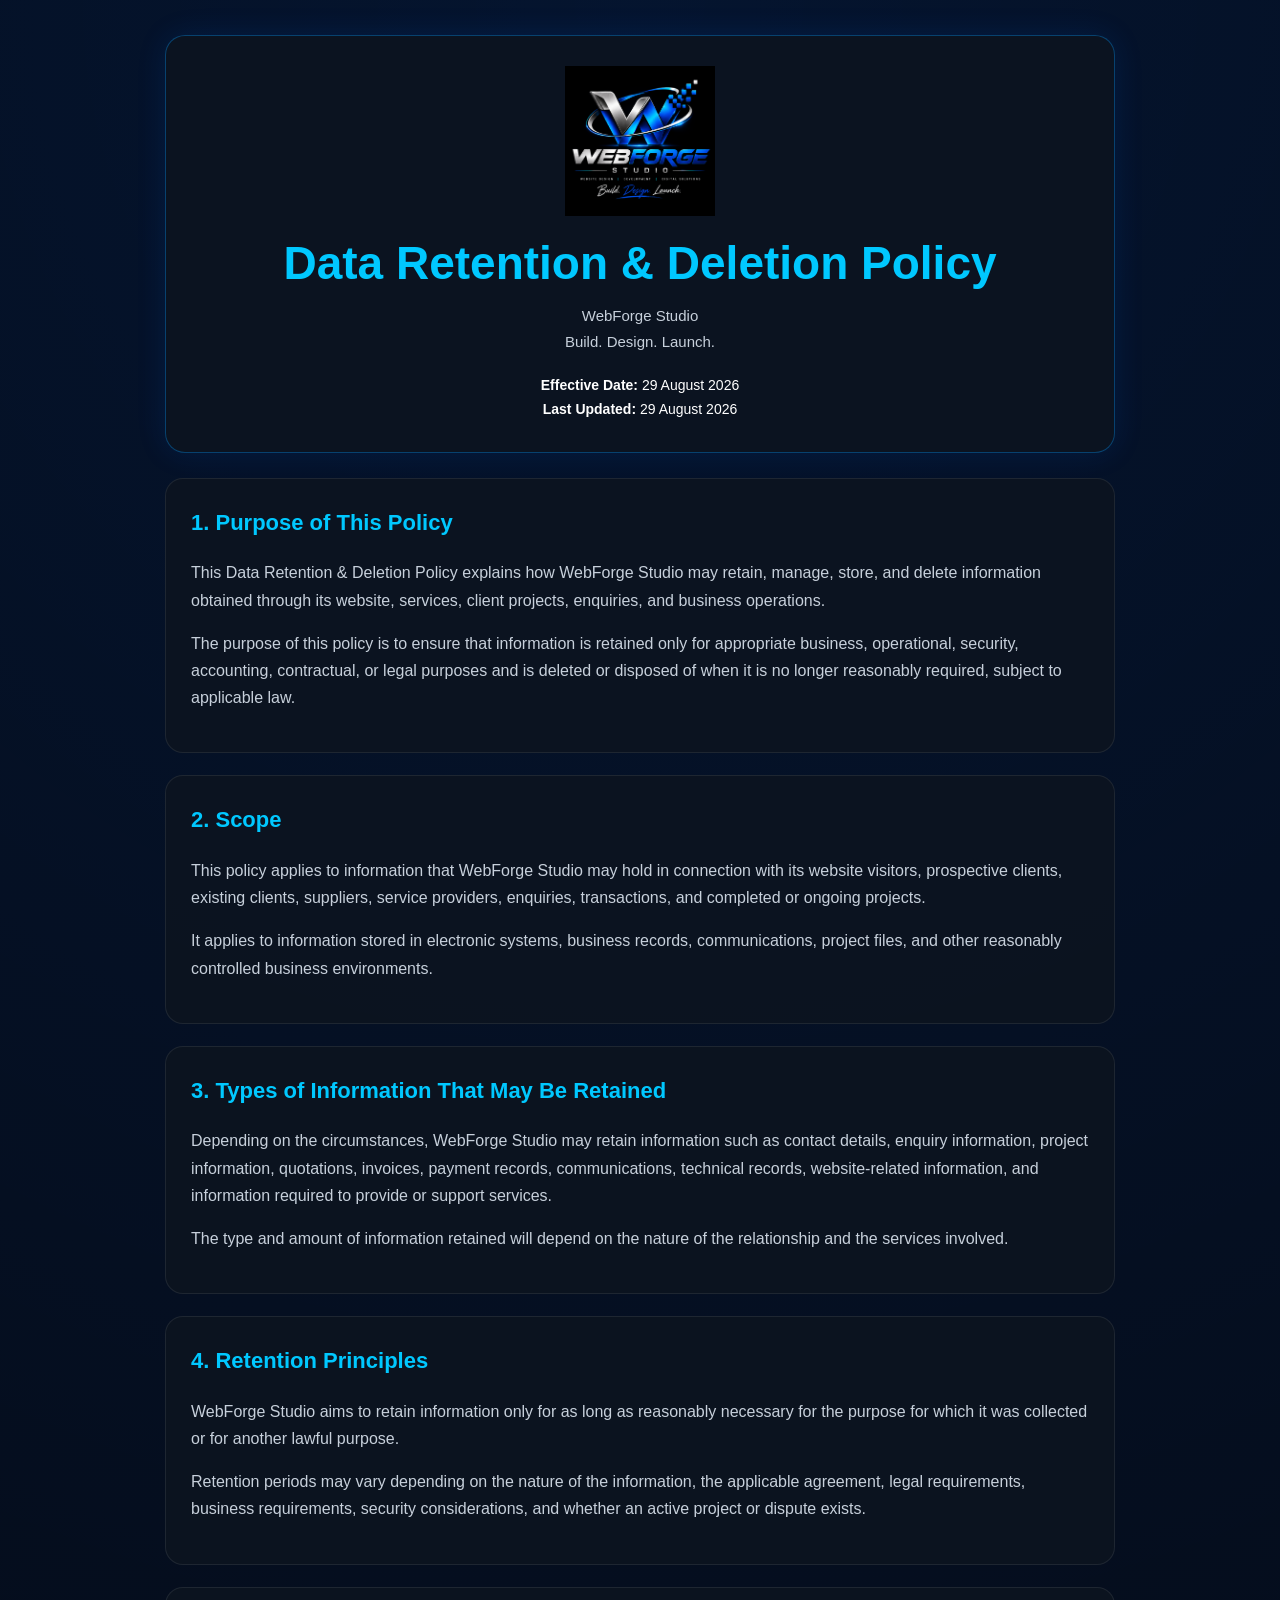
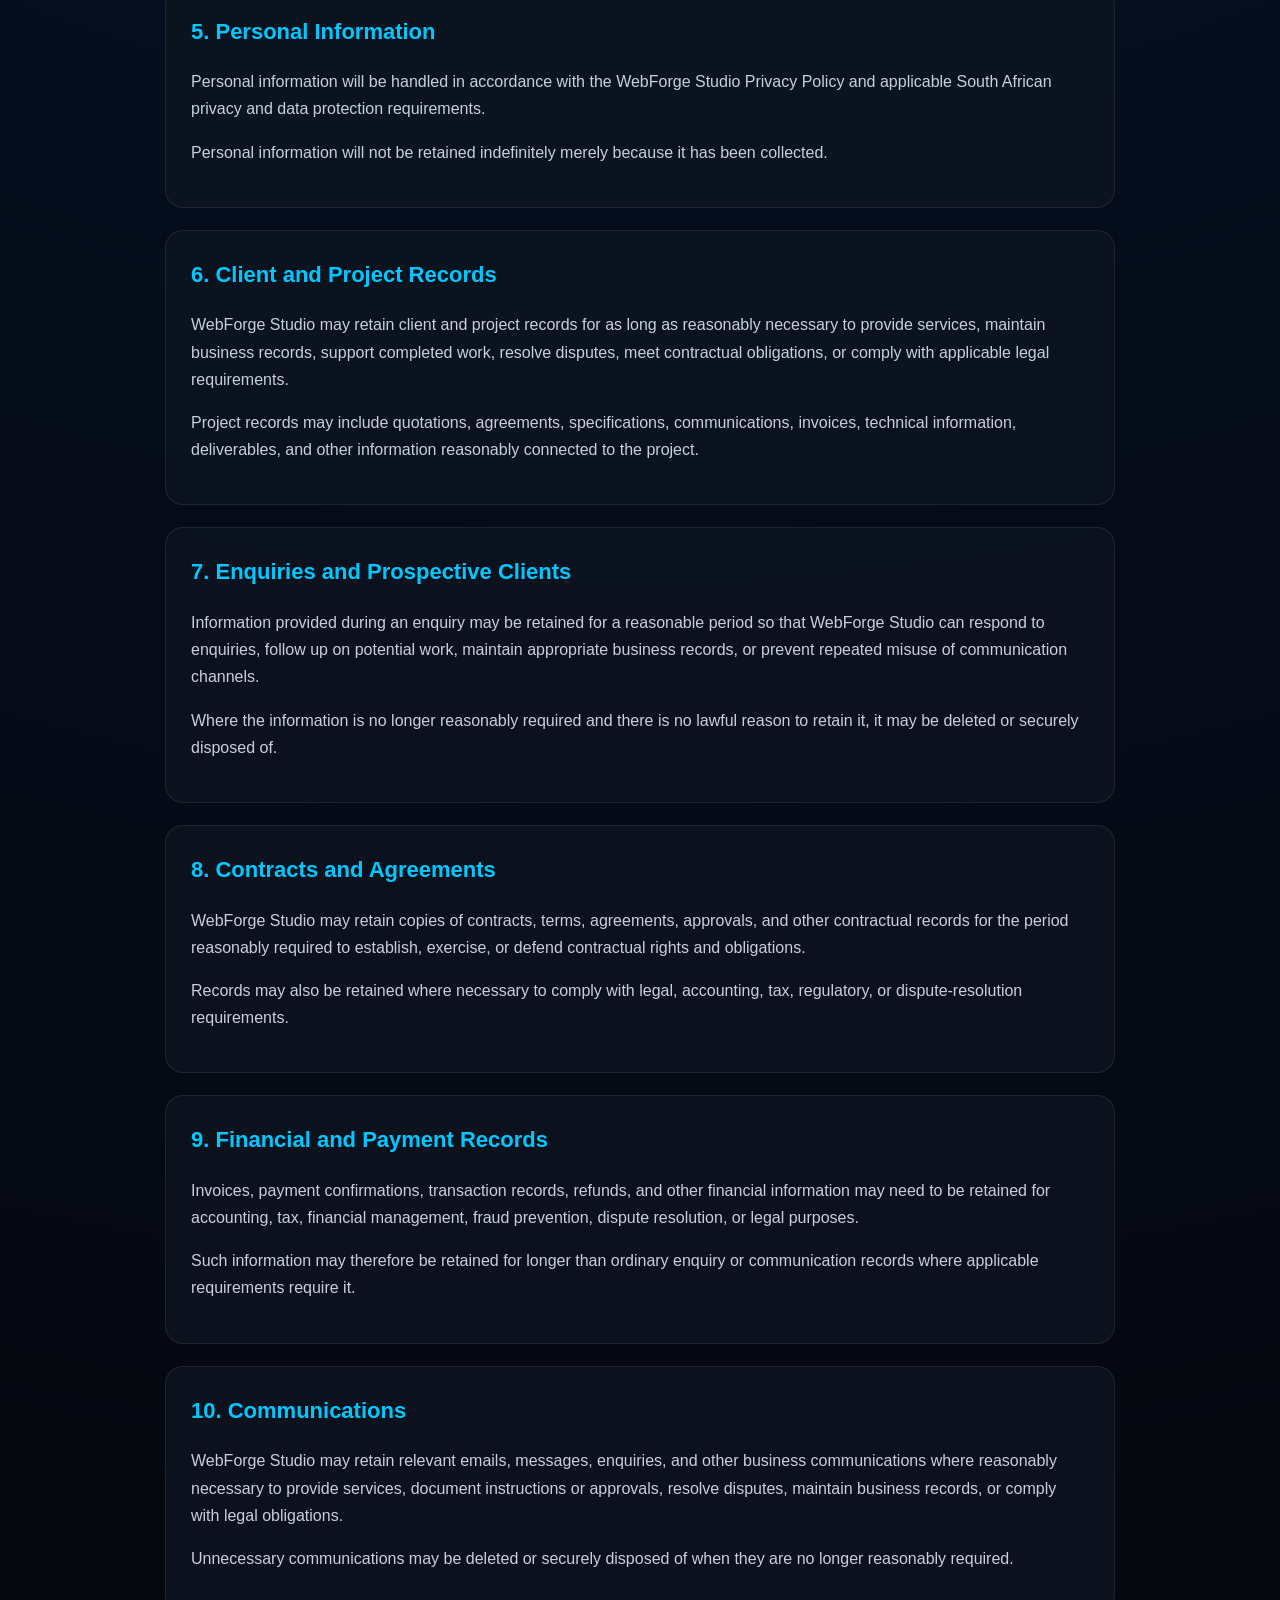
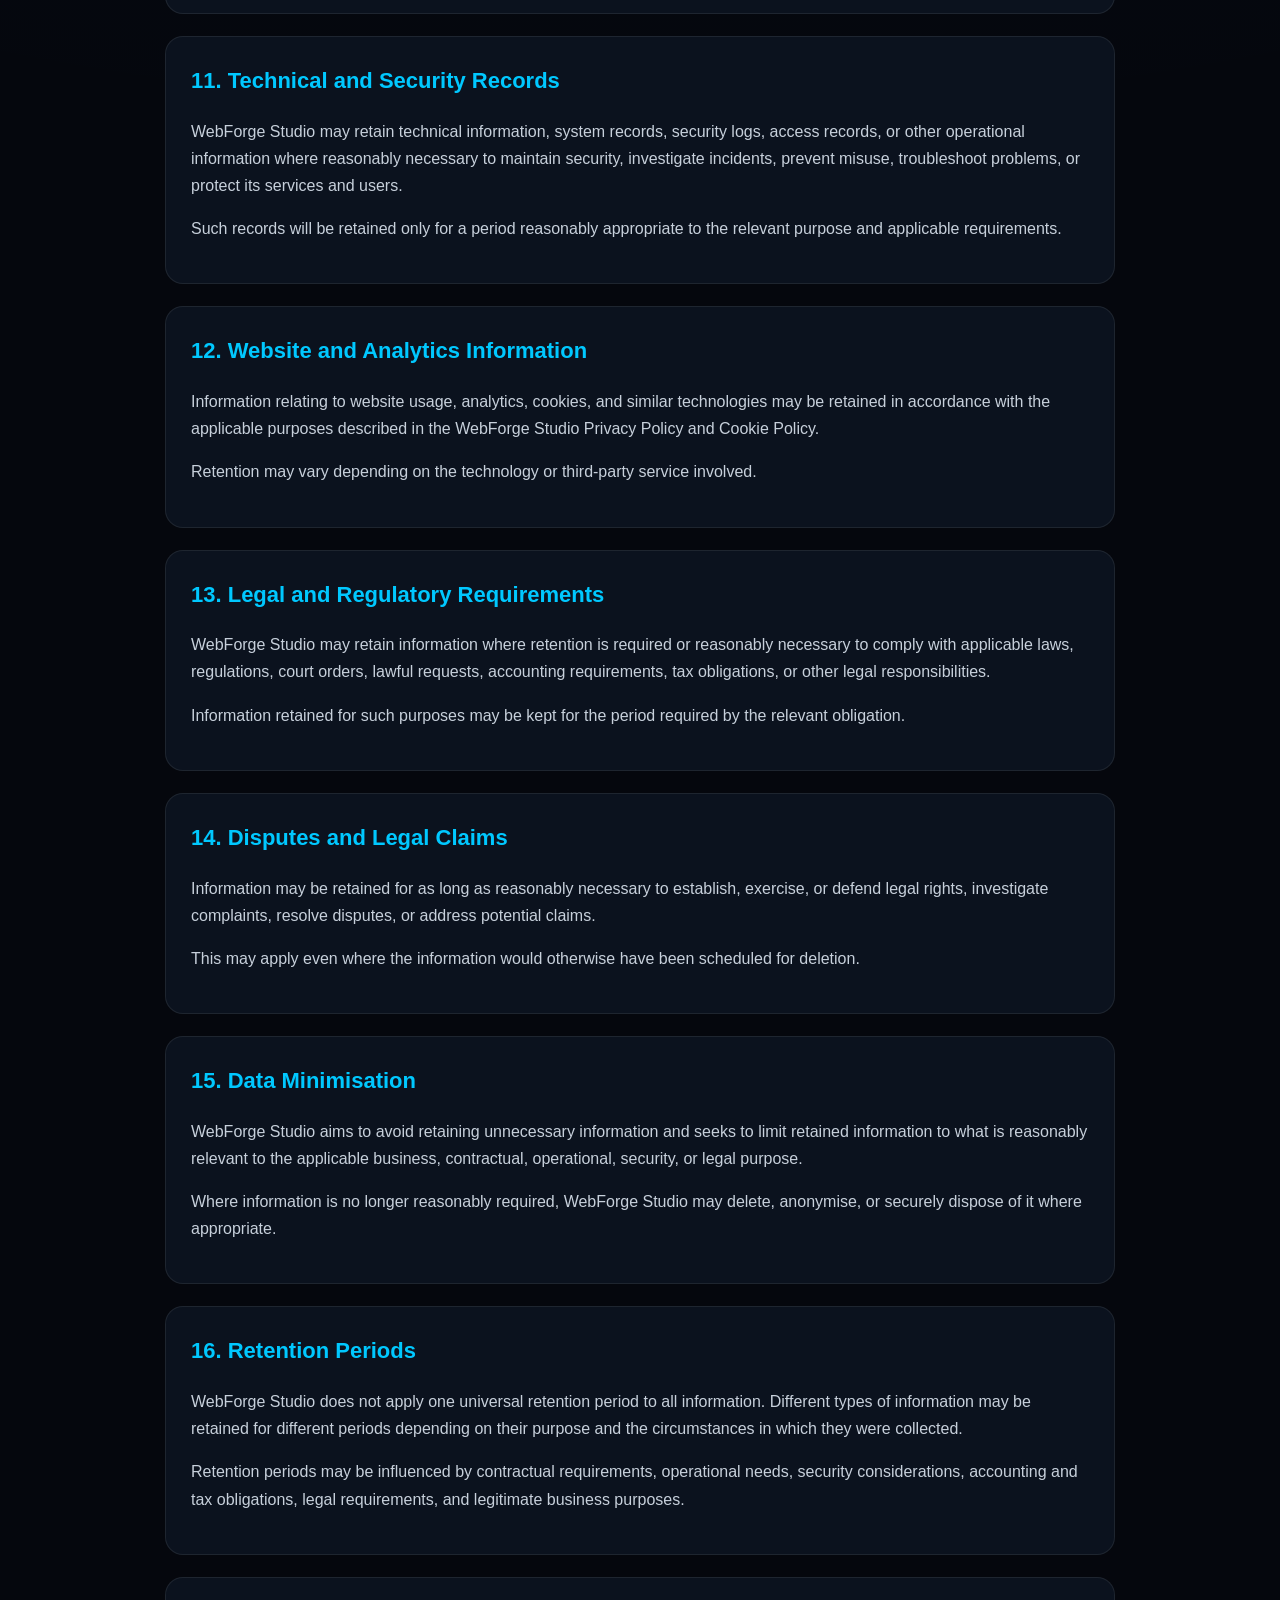
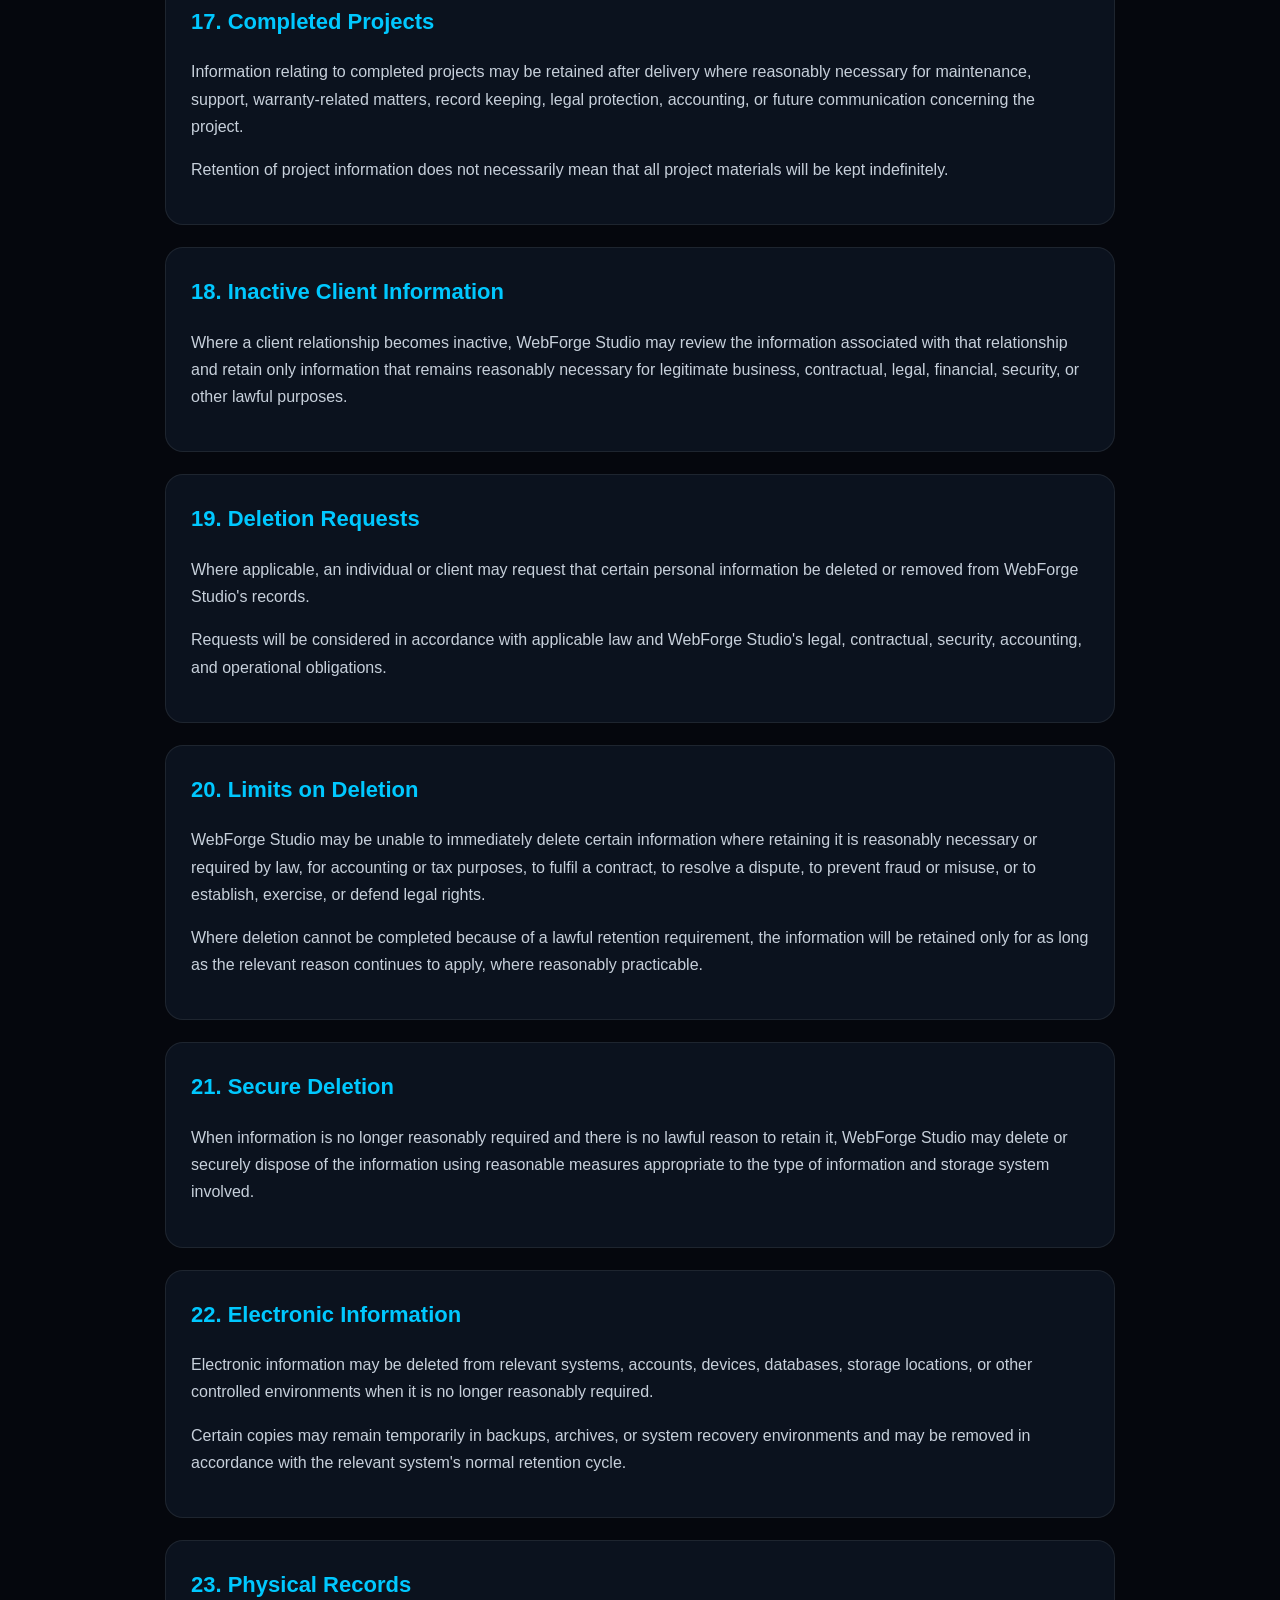
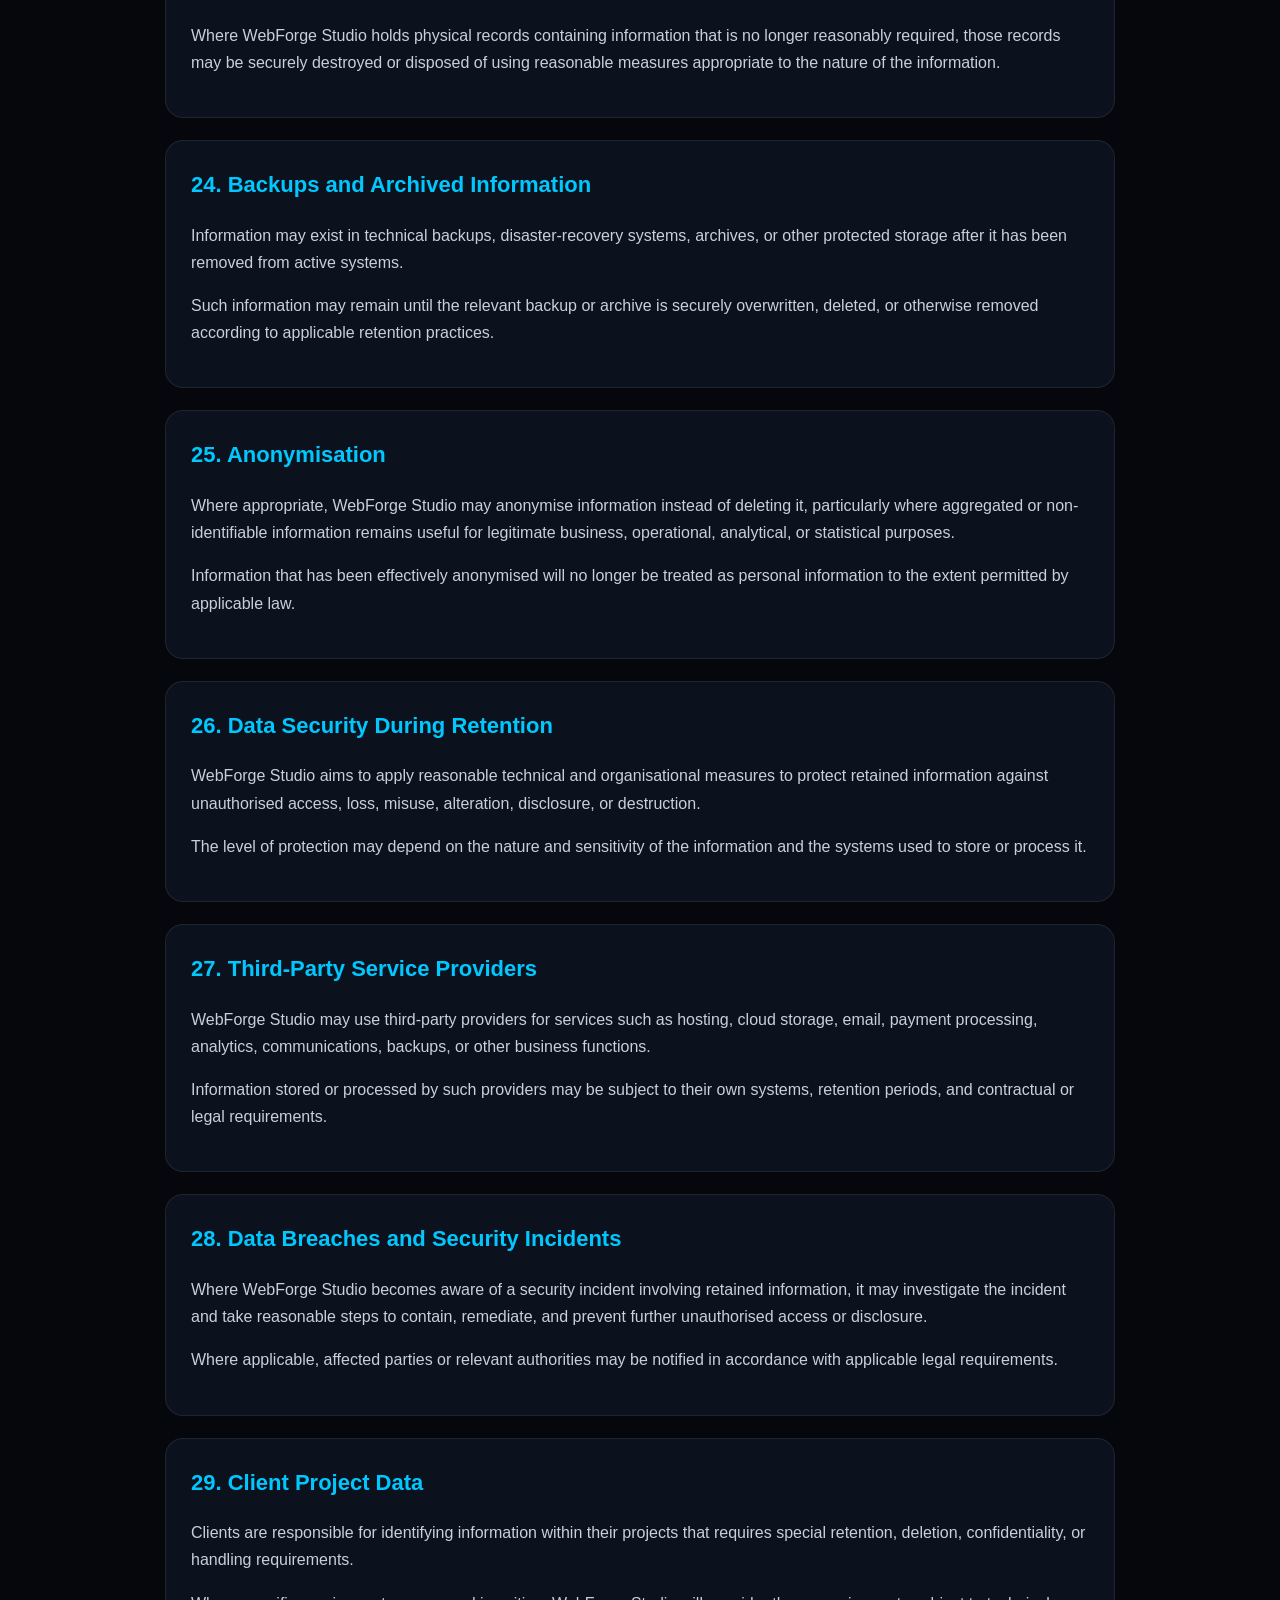
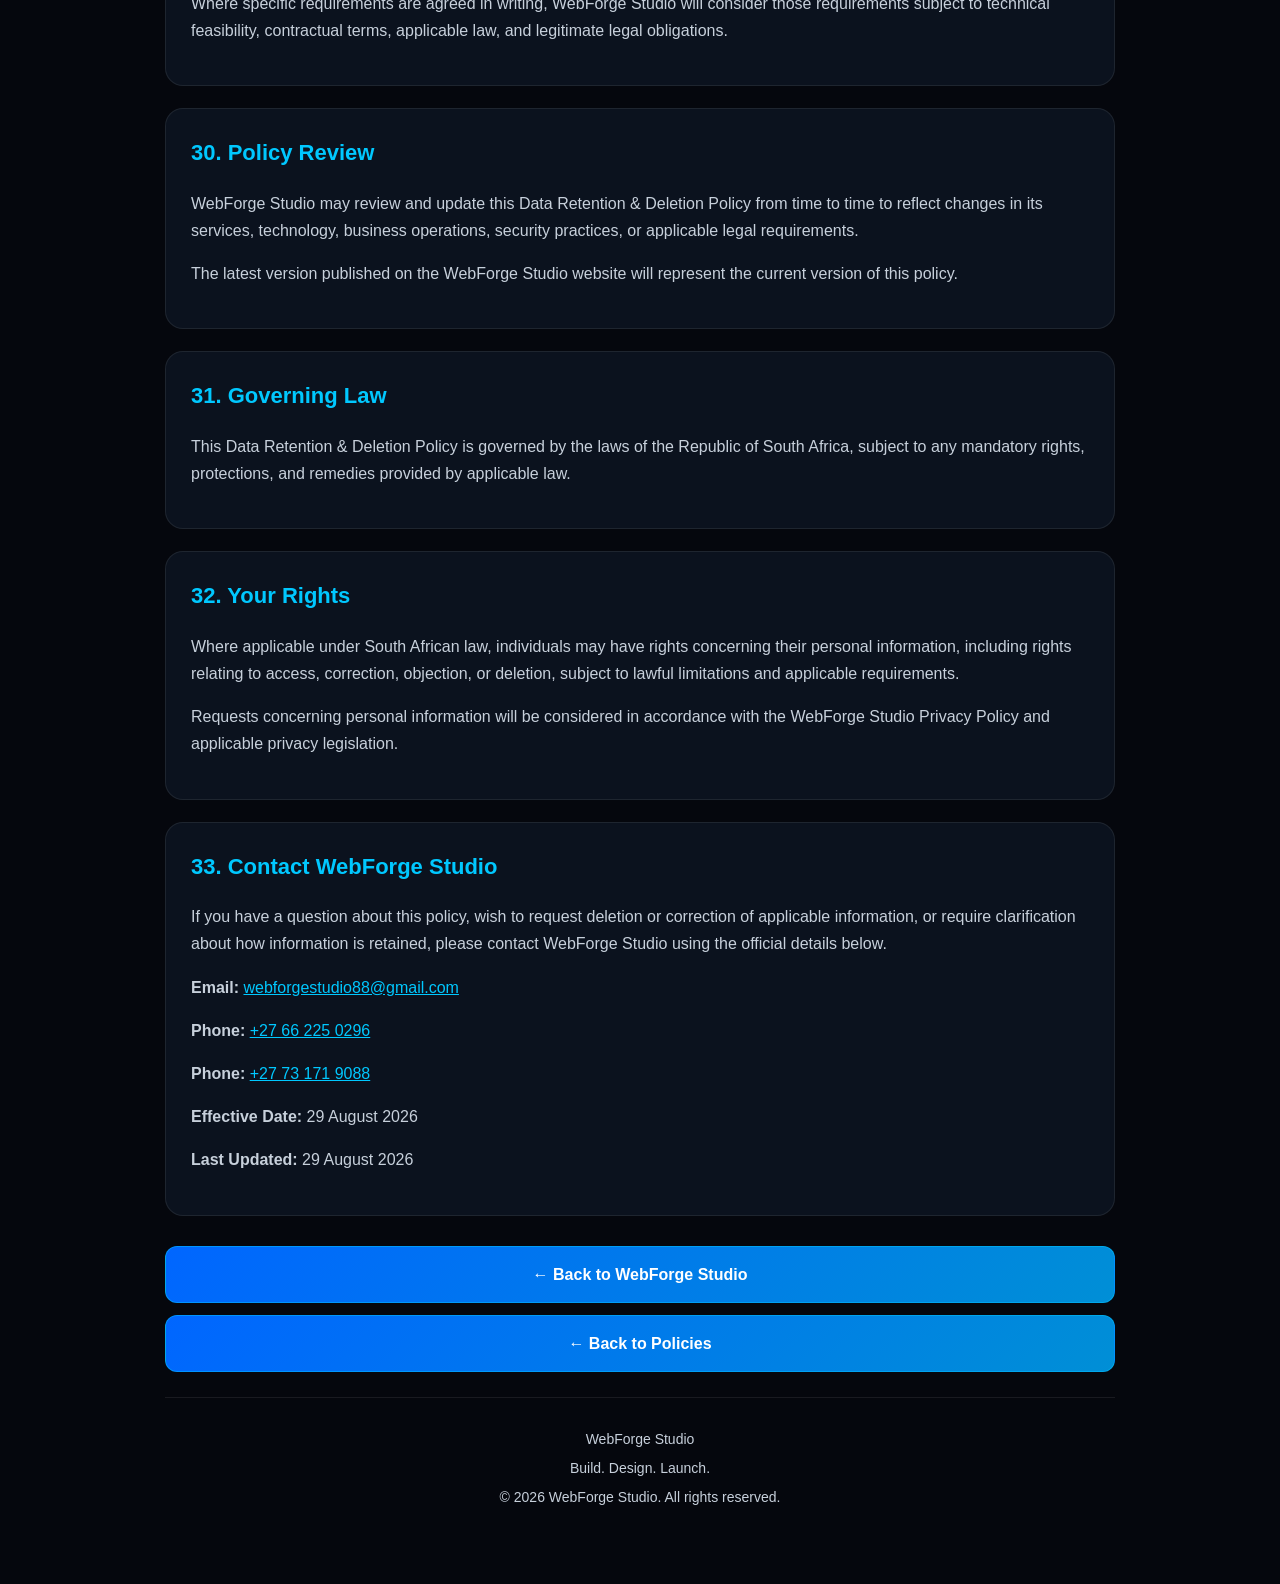
<file: policies/data-retention-deletion-policy.html>
<!DOCTYPE html>
<html lang="en">
<head>

<meta charset="UTF-8">
<meta name="viewport" content="width=device-width, initial-scale=1.0">

<title>WebForge Studio | Data Retention &amp; Deletion Policy</title>

<style>
:root {
    --black:#05070d;
    --blue:#0066ff;
    --cyan:#00c8ff;
    --white:#ffffff;
    --silver:#c7d0db;
    --border:rgba(0,153,255,0.35);
}

* {
    box-sizing:border-box;
}

html {
    scroll-behavior:smooth;
}

body {
    margin:0;
    padding:0;
    min-height:100vh;
    background:
        radial-gradient(
            circle at top,
            rgba(0,102,255,.14),
            transparent 35%
        ),
        var(--black);
    color:var(--white);
    font-family:Arial, Helvetica, sans-serif;
    line-height:1.7;
}

.container {
    width:92%;
    max-width:950px;
    margin:0 auto;
    padding:35px 0 45px;
}

.header {
    text-align:center;
    padding:30px 20px;
    background:rgba(13,20,32,.92);
    border:1px solid var(--border);
    border-radius:20px;
    box-shadow:0 0 30px rgba(0,102,255,.12);
}

.logo {
    display:block;
    width:150px;
    max-width:80%;
    height:auto;
    margin:0 auto 20px;
}

h1 {
    margin:0;
    color:var(--cyan);
    font-size:clamp(30px,7vw,46px);
    line-height:1.2;
}

.subtitle {
    margin:12px 0 0;
    color:var(--silver);
    font-size:15px;
}

.dates {
    margin-top:20px;
    color:var(--white);
    font-size:14px;
}

.policy-content {
    margin-top:25px;
}

.policy-section {
    margin-bottom:22px;
    padding:25px;
    background:rgba(13,20,32,.92);
    border:1px solid rgba(255,255,255,.08);
    border-radius:18px;
}

h2 {
    margin-top:0;
    color:var(--cyan);
    font-size:22px;
}

p {
    color:var(--silver);
}

a {
    color:var(--cyan);
}

.policy-navigation {
    display:flex;
    flex-direction:column;
    gap:12px;
    margin-top:30px;
}

.back-button {
    display:block;
    width:100%;
    padding:14px 18px;
    text-align:center;
    color:var(--white);
    background:linear-gradient(135deg,#0066ff,#008fd6);
    border:1px solid rgba(0,200,255,.45);
    border-radius:12px;
    text-decoration:none;
    font-weight:bold;
}

.back-button:hover {
    box-shadow:0 0 20px rgba(0,200,255,.25);
}

.footer {
    margin-top:25px;
    padding:25px 15px;
    text-align:center;
    border-top:1px solid rgba(255,255,255,.08);
}

.footer p {
    margin:5px 0;
    font-size:14px;
}

@media (max-width:600px) {

    .container {
        width:94%;
        padding-top:20px;
    }

    .header {
        padding:25px 15px;
    }

    .policy-section {
        padding:20px 17px;
    }

    h2 {
        font-size:20px;
    }

}

</style>

</head>

<body>

<div class="container">

<header class="header">

<img src="../images/blue.png"
     alt="WebForge Studio Logo"
     class="logo">

<h1>Data Retention &amp; Deletion Policy</h1>

<p class="subtitle">
WebForge Studio<br>
Build. Design. Launch.
</p>

<div class="dates">
<strong>Effective Date:</strong> 29 August 2026<br>
<strong>Last Updated:</strong> 29 August 2026
</div>

</header>
<main class="policy-content">

<section class="policy-section">

    <h2>1. Purpose of This Policy</h2>

    <p>
        This Data Retention &amp; Deletion Policy explains how WebForge
        Studio may retain, manage, store, and delete information obtained
        through its website, services, client projects, enquiries, and
        business operations.
    </p>

    <p>
        The purpose of this policy is to ensure that information is retained
        only for appropriate business, operational, security, accounting,
        contractual, or legal purposes and is deleted or disposed of when it
        is no longer reasonably required, subject to applicable law.
    </p>

</section>


<section class="policy-section">

    <h2>2. Scope</h2>

    <p>
        This policy applies to information that WebForge Studio may hold in
        connection with its website visitors, prospective clients, existing
        clients, suppliers, service providers, enquiries, transactions, and
        completed or ongoing projects.
    </p>

    <p>
        It applies to information stored in electronic systems, business
        records, communications, project files, and other reasonably
        controlled business environments.
    </p>

</section>


<section class="policy-section">

    <h2>3. Types of Information That May Be Retained</h2>

    <p>
        Depending on the circumstances, WebForge Studio may retain information
        such as contact details, enquiry information, project information,
        quotations, invoices, payment records, communications, technical
        records, website-related information, and information required to
        provide or support services.
    </p>

    <p>
        The type and amount of information retained will depend on the nature
        of the relationship and the services involved.
    </p>

</section>


<section class="policy-section">

    <h2>4. Retention Principles</h2>

    <p>
        WebForge Studio aims to retain information only for as long as
        reasonably necessary for the purpose for which it was collected or
        for another lawful purpose.
    </p>

    <p>
        Retention periods may vary depending on the nature of the information,
        the applicable agreement, legal requirements, business requirements,
        security considerations, and whether an active project or dispute
        exists.
    </p>

</section>


<section class="policy-section">

    <h2>5. Personal Information</h2>

    <p>
        Personal information will be handled in accordance with the WebForge
        Studio Privacy Policy and applicable South African privacy and data
        protection requirements.
    </p>

    <p>
        Personal information will not be retained indefinitely merely because
        it has been collected.
    </p>

</section>
<section class="policy-section">

    <h2>6. Client and Project Records</h2>

    <p>
        WebForge Studio may retain client and project records for as long as
        reasonably necessary to provide services, maintain business records,
        support completed work, resolve disputes, meet contractual
        obligations, or comply with applicable legal requirements.
    </p>

    <p>
        Project records may include quotations, agreements, specifications,
        communications, invoices, technical information, deliverables, and
        other information reasonably connected to the project.
    </p>

</section>


<section class="policy-section">

    <h2>7. Enquiries and Prospective Clients</h2>

    <p>
        Information provided during an enquiry may be retained for a
        reasonable period so that WebForge Studio can respond to enquiries,
        follow up on potential work, maintain appropriate business records,
        or prevent repeated misuse of communication channels.
    </p>

    <p>
        Where the information is no longer reasonably required and there is no
        lawful reason to retain it, it may be deleted or securely disposed of.
    </p>

</section>


<section class="policy-section">

    <h2>8. Contracts and Agreements</h2>

    <p>
        WebForge Studio may retain copies of contracts, terms, agreements,
        approvals, and other contractual records for the period reasonably
        required to establish, exercise, or defend contractual rights and
        obligations.
    </p>

    <p>
        Records may also be retained where necessary to comply with legal,
        accounting, tax, regulatory, or dispute-resolution requirements.
    </p>

</section>


<section class="policy-section">

    <h2>9. Financial and Payment Records</h2>

    <p>
        Invoices, payment confirmations, transaction records, refunds, and
        other financial information may need to be retained for accounting,
        tax, financial management, fraud prevention, dispute resolution, or
        legal purposes.
    </p>

    <p>
        Such information may therefore be retained for longer than ordinary
        enquiry or communication records where applicable requirements
        require it.
    </p>

</section>


<section class="policy-section">

    <h2>10. Communications</h2>

    <p>
        WebForge Studio may retain relevant emails, messages, enquiries, and
        other business communications where reasonably necessary to provide
        services, document instructions or approvals, resolve disputes,
        maintain business records, or comply with legal obligations.
    </p>

    <p>
        Unnecessary communications may be deleted or securely disposed of
        when they are no longer reasonably required.
    </p>

</section>
<section class="policy-section">

    <h2>11. Technical and Security Records</h2>

    <p>
        WebForge Studio may retain technical information, system records,
        security logs, access records, or other operational information where
        reasonably necessary to maintain security, investigate incidents,
        prevent misuse, troubleshoot problems, or protect its services and
        users.
    </p>

    <p>
        Such records will be retained only for a period reasonably
        appropriate to the relevant purpose and applicable requirements.
    </p>

</section>


<section class="policy-section">

    <h2>12. Website and Analytics Information</h2>

    <p>
        Information relating to website usage, analytics, cookies, and similar
        technologies may be retained in accordance with the applicable
        purposes described in the WebForge Studio Privacy Policy and Cookie
        Policy.
    </p>

    <p>
        Retention may vary depending on the technology or third-party service
        involved.
    </p>

</section>


<section class="policy-section">

    <h2>13. Legal and Regulatory Requirements</h2>

    <p>
        WebForge Studio may retain information where retention is required or
        reasonably necessary to comply with applicable laws, regulations,
        court orders, lawful requests, accounting requirements, tax
        obligations, or other legal responsibilities.
    </p>

    <p>
        Information retained for such purposes may be kept for the period
        required by the relevant obligation.
    </p>

</section>


<section class="policy-section">

    <h2>14. Disputes and Legal Claims</h2>

    <p>
        Information may be retained for as long as reasonably necessary to
        establish, exercise, or defend legal rights, investigate complaints,
        resolve disputes, or address potential claims.
    </p>

    <p>
        This may apply even where the information would otherwise have been
        scheduled for deletion.
    </p>

</section>


<section class="policy-section">

    <h2>15. Data Minimisation</h2>

    <p>
        WebForge Studio aims to avoid retaining unnecessary information and
        seeks to limit retained information to what is reasonably relevant to
        the applicable business, contractual, operational, security, or legal
        purpose.
    </p>

    <p>
        Where information is no longer reasonably required, WebForge Studio
        may delete, anonymise, or securely dispose of it where appropriate.
    </p>

</section>
<section class="policy-section">

    <h2>16. Retention Periods</h2>

    <p>
        WebForge Studio does not apply one universal retention period to all
        information. Different types of information may be retained for
        different periods depending on their purpose and the circumstances
        in which they were collected.
    </p>

    <p>
        Retention periods may be influenced by contractual requirements,
        operational needs, security considerations, accounting and tax
        obligations, legal requirements, and legitimate business purposes.
    </p>

</section>


<section class="policy-section">

    <h2>17. Completed Projects</h2>

    <p>
        Information relating to completed projects may be retained after
        delivery where reasonably necessary for maintenance, support,
        warranty-related matters, record keeping, legal protection,
        accounting, or future communication concerning the project.
    </p>

    <p>
        Retention of project information does not necessarily mean that all
        project materials will be kept indefinitely.
    </p>

</section>


<section class="policy-section">

    <h2>18. Inactive Client Information</h2>

    <p>
        Where a client relationship becomes inactive, WebForge Studio may
        review the information associated with that relationship and retain
        only information that remains reasonably necessary for legitimate
        business, contractual, legal, financial, security, or other lawful
        purposes.
    </p>

</section>


<section class="policy-section">

    <h2>19. Deletion Requests</h2>

    <p>
        Where applicable, an individual or client may request that certain
        personal information be deleted or removed from WebForge Studio's
        records.
    </p>

    <p>
        Requests will be considered in accordance with applicable law and
        WebForge Studio's legal, contractual, security, accounting, and
        operational obligations.
    </p>

</section>


<section class="policy-section">

    <h2>20. Limits on Deletion</h2>

    <p>
        WebForge Studio may be unable to immediately delete certain
        information where retaining it is reasonably necessary or required by
        law, for accounting or tax purposes, to fulfil a contract, to resolve
        a dispute, to prevent fraud or misuse, or to establish, exercise, or
        defend legal rights.
    </p>

    <p>
        Where deletion cannot be completed because of a lawful retention
        requirement, the information will be retained only for as long as the
        relevant reason continues to apply, where reasonably practicable.
    </p>

</section>
<section class="policy-section">

    <h2>21. Secure Deletion</h2>

    <p>
        When information is no longer reasonably required and there is no
        lawful reason to retain it, WebForge Studio may delete or securely
        dispose of the information using reasonable measures appropriate to
        the type of information and storage system involved.
    </p>

</section>


<section class="policy-section">

    <h2>22. Electronic Information</h2>

    <p>
        Electronic information may be deleted from relevant systems,
        accounts, devices, databases, storage locations, or other controlled
        environments when it is no longer reasonably required.
    </p>

    <p>
        Certain copies may remain temporarily in backups, archives, or system
        recovery environments and may be removed in accordance with the
        relevant system's normal retention cycle.
    </p>

</section>


<section class="policy-section">

    <h2>23. Physical Records</h2>

    <p>
        Where WebForge Studio holds physical records containing information
        that is no longer reasonably required, those records may be securely
        destroyed or disposed of using reasonable measures appropriate to the
        nature of the information.
    </p>

</section>


<section class="policy-section">

    <h2>24. Backups and Archived Information</h2>

    <p>
        Information may exist in technical backups, disaster-recovery systems,
        archives, or other protected storage after it has been removed from
        active systems.
    </p>

    <p>
        Such information may remain until the relevant backup or archive is
        securely overwritten, deleted, or otherwise removed according to
        applicable retention practices.
    </p>

</section>


<section class="policy-section">

    <h2>25. Anonymisation</h2>

    <p>
        Where appropriate, WebForge Studio may anonymise information instead
        of deleting it, particularly where aggregated or non-identifiable
        information remains useful for legitimate business, operational,
        analytical, or statistical purposes.
    </p>

    <p>
        Information that has been effectively anonymised will no longer be
        treated as personal information to the extent permitted by applicable
        law.
    </p>

</section>
<section class="policy-section">

    <h2>26. Data Security During Retention</h2>

    <p>
        WebForge Studio aims to apply reasonable technical and organisational
        measures to protect retained information against unauthorised access,
        loss, misuse, alteration, disclosure, or destruction.
    </p>

    <p>
        The level of protection may depend on the nature and sensitivity of
        the information and the systems used to store or process it.
    </p>

</section>


<section class="policy-section">

    <h2>27. Third-Party Service Providers</h2>

    <p>
        WebForge Studio may use third-party providers for services such as
        hosting, cloud storage, email, payment processing, analytics,
        communications, backups, or other business functions.
    </p>

    <p>
        Information stored or processed by such providers may be subject to
        their own systems, retention periods, and contractual or legal
        requirements.
    </p>

</section>


<section class="policy-section">

    <h2>28. Data Breaches and Security Incidents</h2>

    <p>
        Where WebForge Studio becomes aware of a security incident involving
        retained information, it may investigate the incident and take
        reasonable steps to contain, remediate, and prevent further
        unauthorised access or disclosure.
    </p>

    <p>
        Where applicable, affected parties or relevant authorities may be
        notified in accordance with applicable legal requirements.
    </p>

</section>


<section class="policy-section">

    <h2>29. Client Project Data</h2>

    <p>
        Clients are responsible for identifying information within their
        projects that requires special retention, deletion, confidentiality,
        or handling requirements.
    </p>

    <p>
        Where specific requirements are agreed in writing, WebForge Studio
        will consider those requirements subject to technical feasibility,
        contractual terms, applicable law, and legitimate legal obligations.
    </p>

</section>


<section class="policy-section">

    <h2>30. Policy Review</h2>

    <p>
        WebForge Studio may review and update this Data Retention &amp;
        Deletion Policy from time to time to reflect changes in its services,
        technology, business operations, security practices, or applicable
        legal requirements.
    </p>

    <p>
        The latest version published on the WebForge Studio website will
        represent the current version of this policy.
    </p>

</section>
<section class="policy-section">

    <h2>31. Governing Law</h2>

    <p>
        This Data Retention &amp; Deletion Policy is governed by the laws of
        the Republic of South Africa, subject to any mandatory rights,
        protections, and remedies provided by applicable law.
    </p>

</section>


<section class="policy-section">

    <h2>32. Your Rights</h2>

    <p>
        Where applicable under South African law, individuals may have rights
        concerning their personal information, including rights relating to
        access, correction, objection, or deletion, subject to lawful
        limitations and applicable requirements.
    </p>

    <p>
        Requests concerning personal information will be considered in
        accordance with the WebForge Studio Privacy Policy and applicable
        privacy legislation.
    </p>

</section>


<section class="policy-section">

    <h2>33. Contact WebForge Studio</h2>

    <p>
        If you have a question about this policy, wish to request deletion or
        correction of applicable information, or require clarification about
        how information is retained, please contact WebForge Studio using
        the official details below.
    </p>

    <p>
        <strong>Email:</strong>
        <a href="mailto:webforgestudio88@gmail.com">
            webforgestudio88@gmail.com
        </a>
    </p>

    <p>
        <strong>Phone:</strong>
        <a href="tel:+27662250296">
            +27 66 225 0296
        </a>
    </p>

    <p>
        <strong>Phone:</strong>
        <a href="tel:+27731719088">
            +27 73 171 9088
        </a>
    </p>

    <p>
        <strong>Effective Date:</strong>
        29 August 2026
    </p>

    <p>
        <strong>Last Updated:</strong>
        29 August 2026
    </p>

</section>


<div class="policy-navigation">

    <a href="../index.html" class="back-button">
        ← Back to WebForge Studio
    </a>

    <a href="index.html" class="back-button">
        ← Back to Policies
    </a>

</div>


<footer class="footer">

    <p>
        WebForge Studio
    </p>

    <p>
        Build. Design. Launch.
    </p>

    <p>
        © 2026 WebForge Studio. All rights reserved.
    </p>

</footer>

</div>

</body>
</html>
</file>
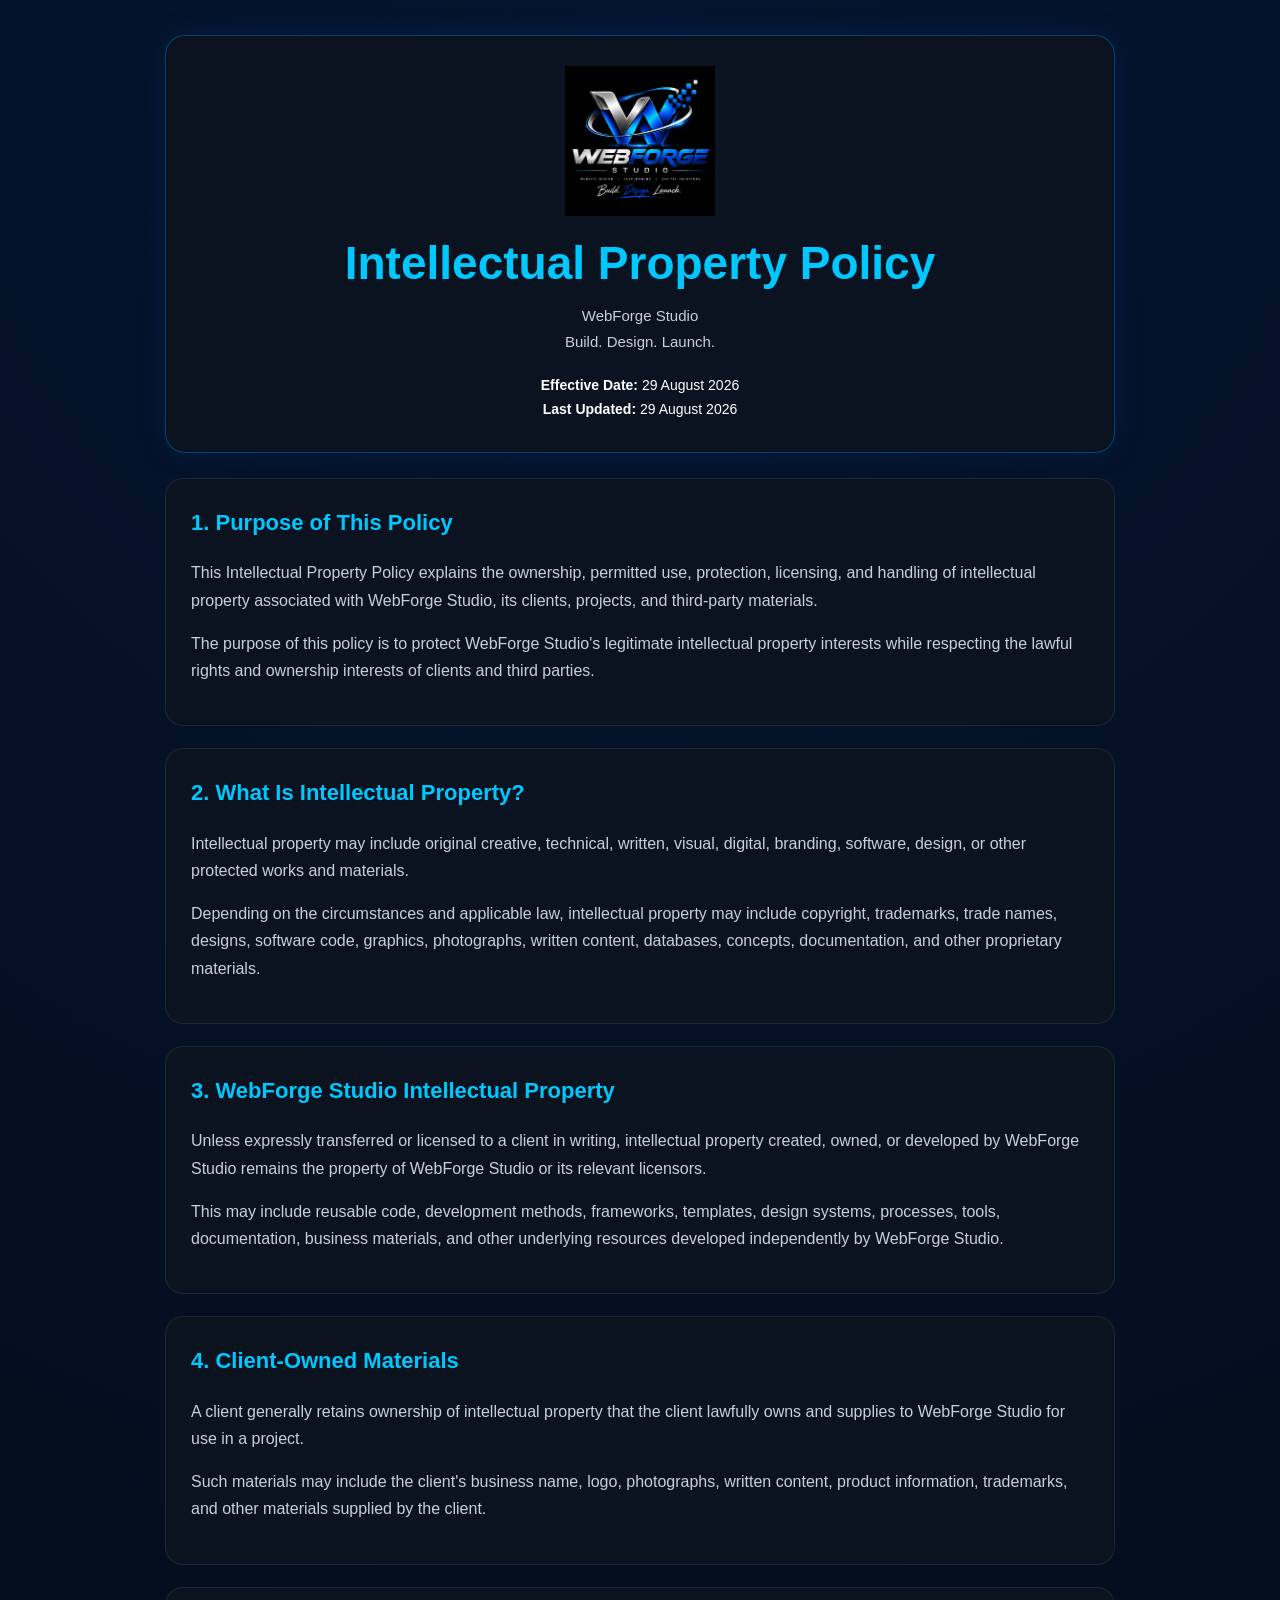
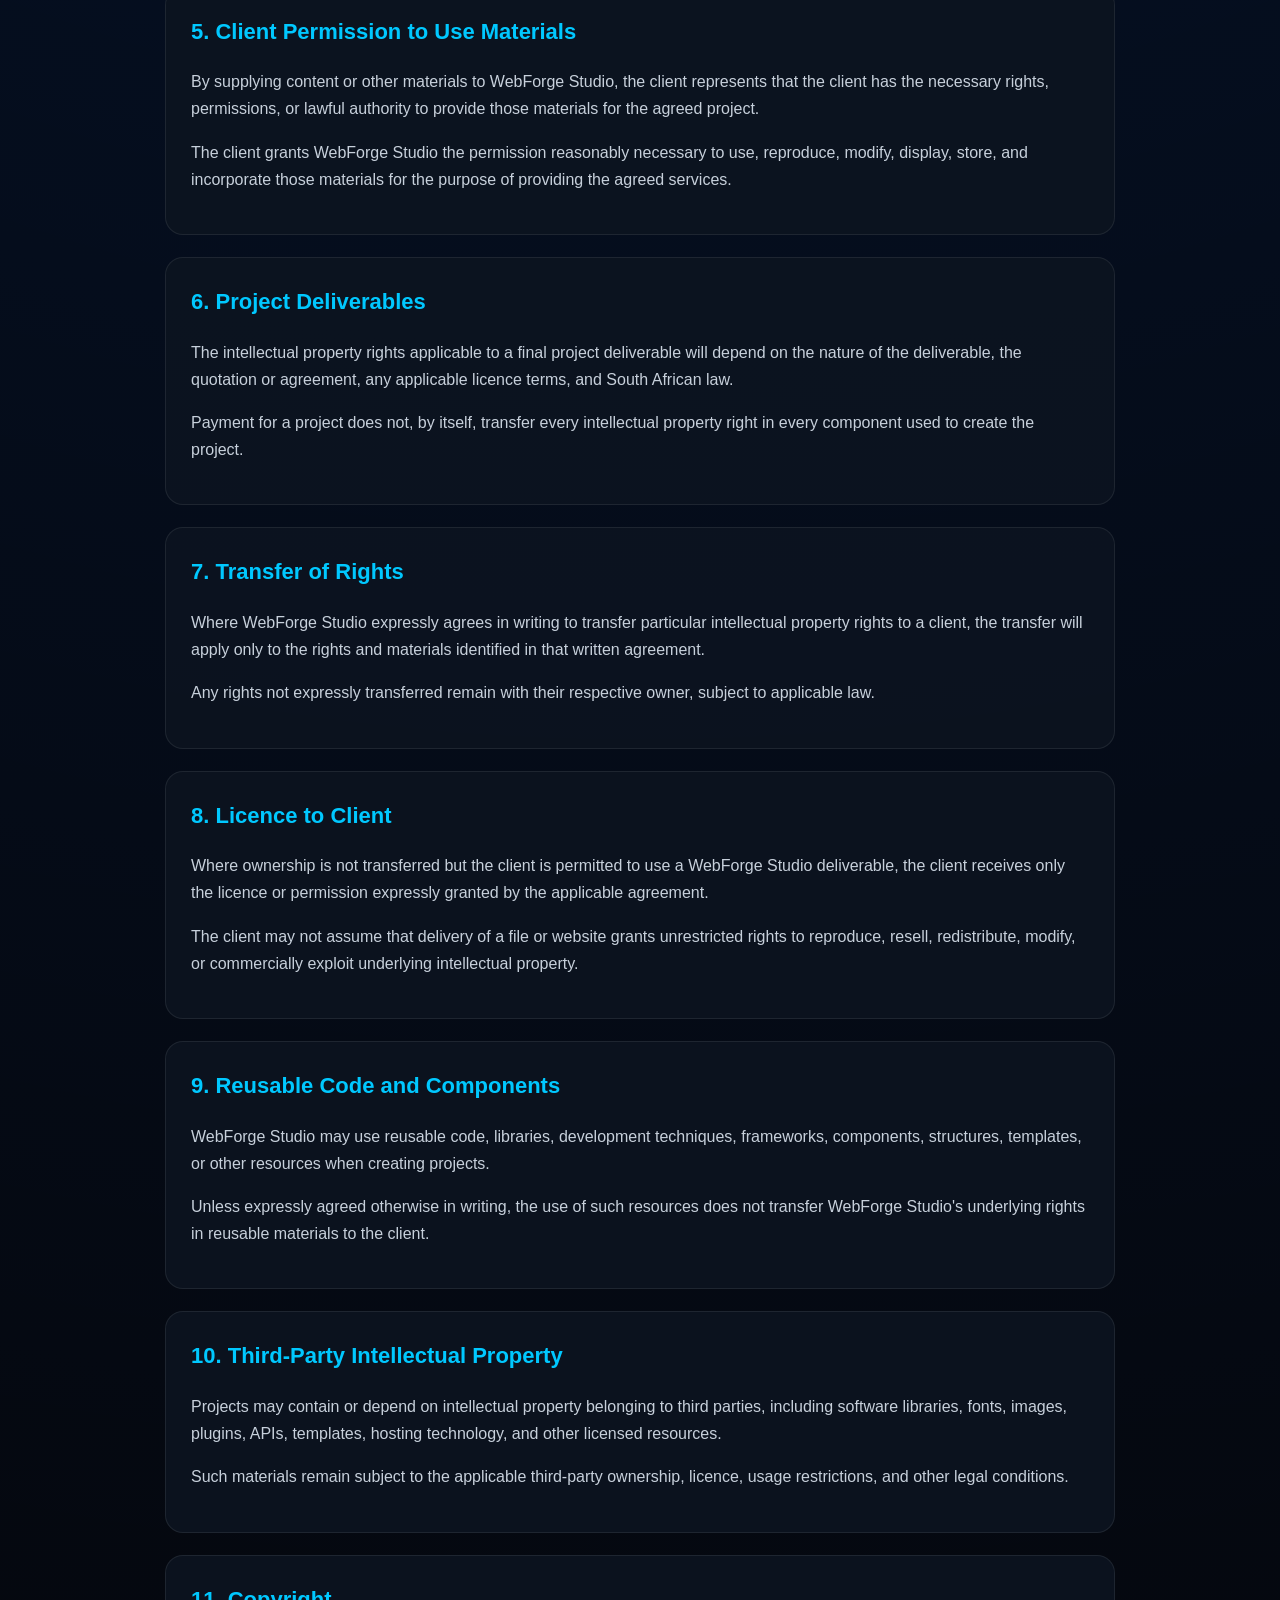
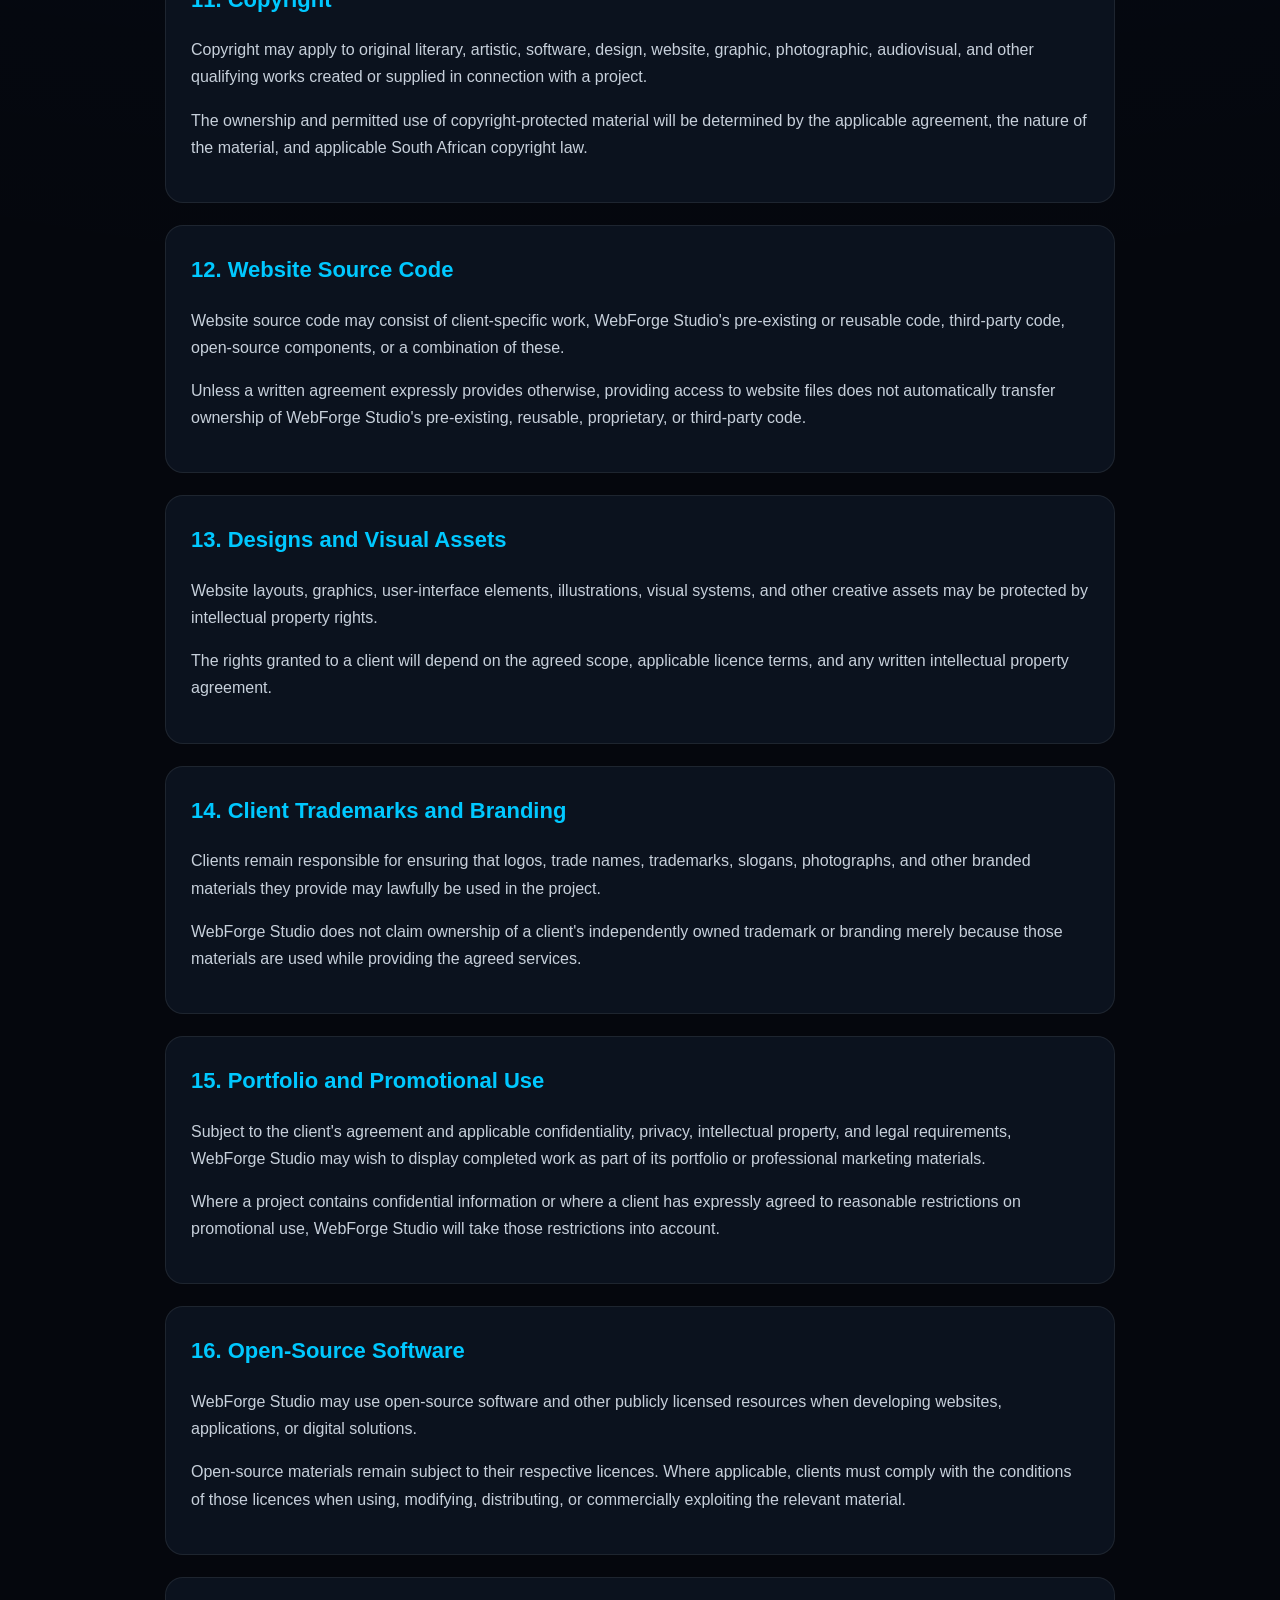
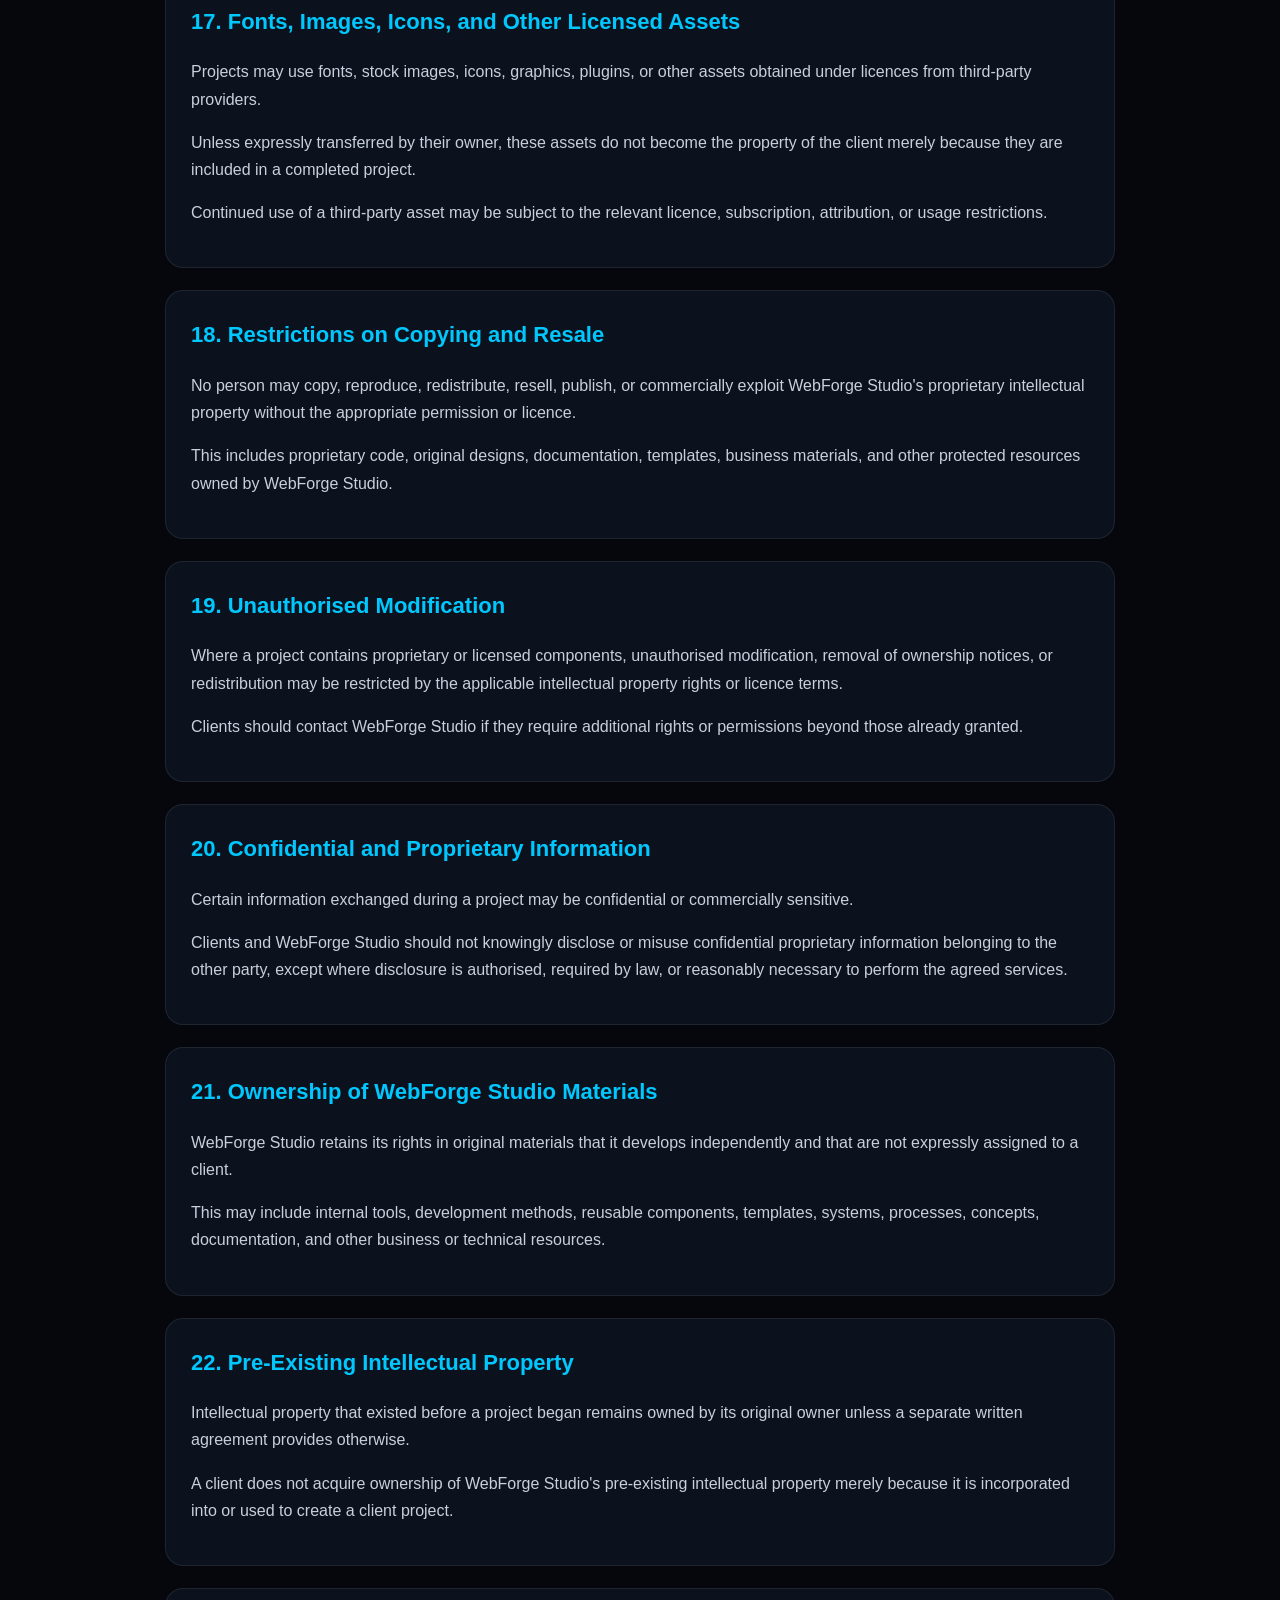
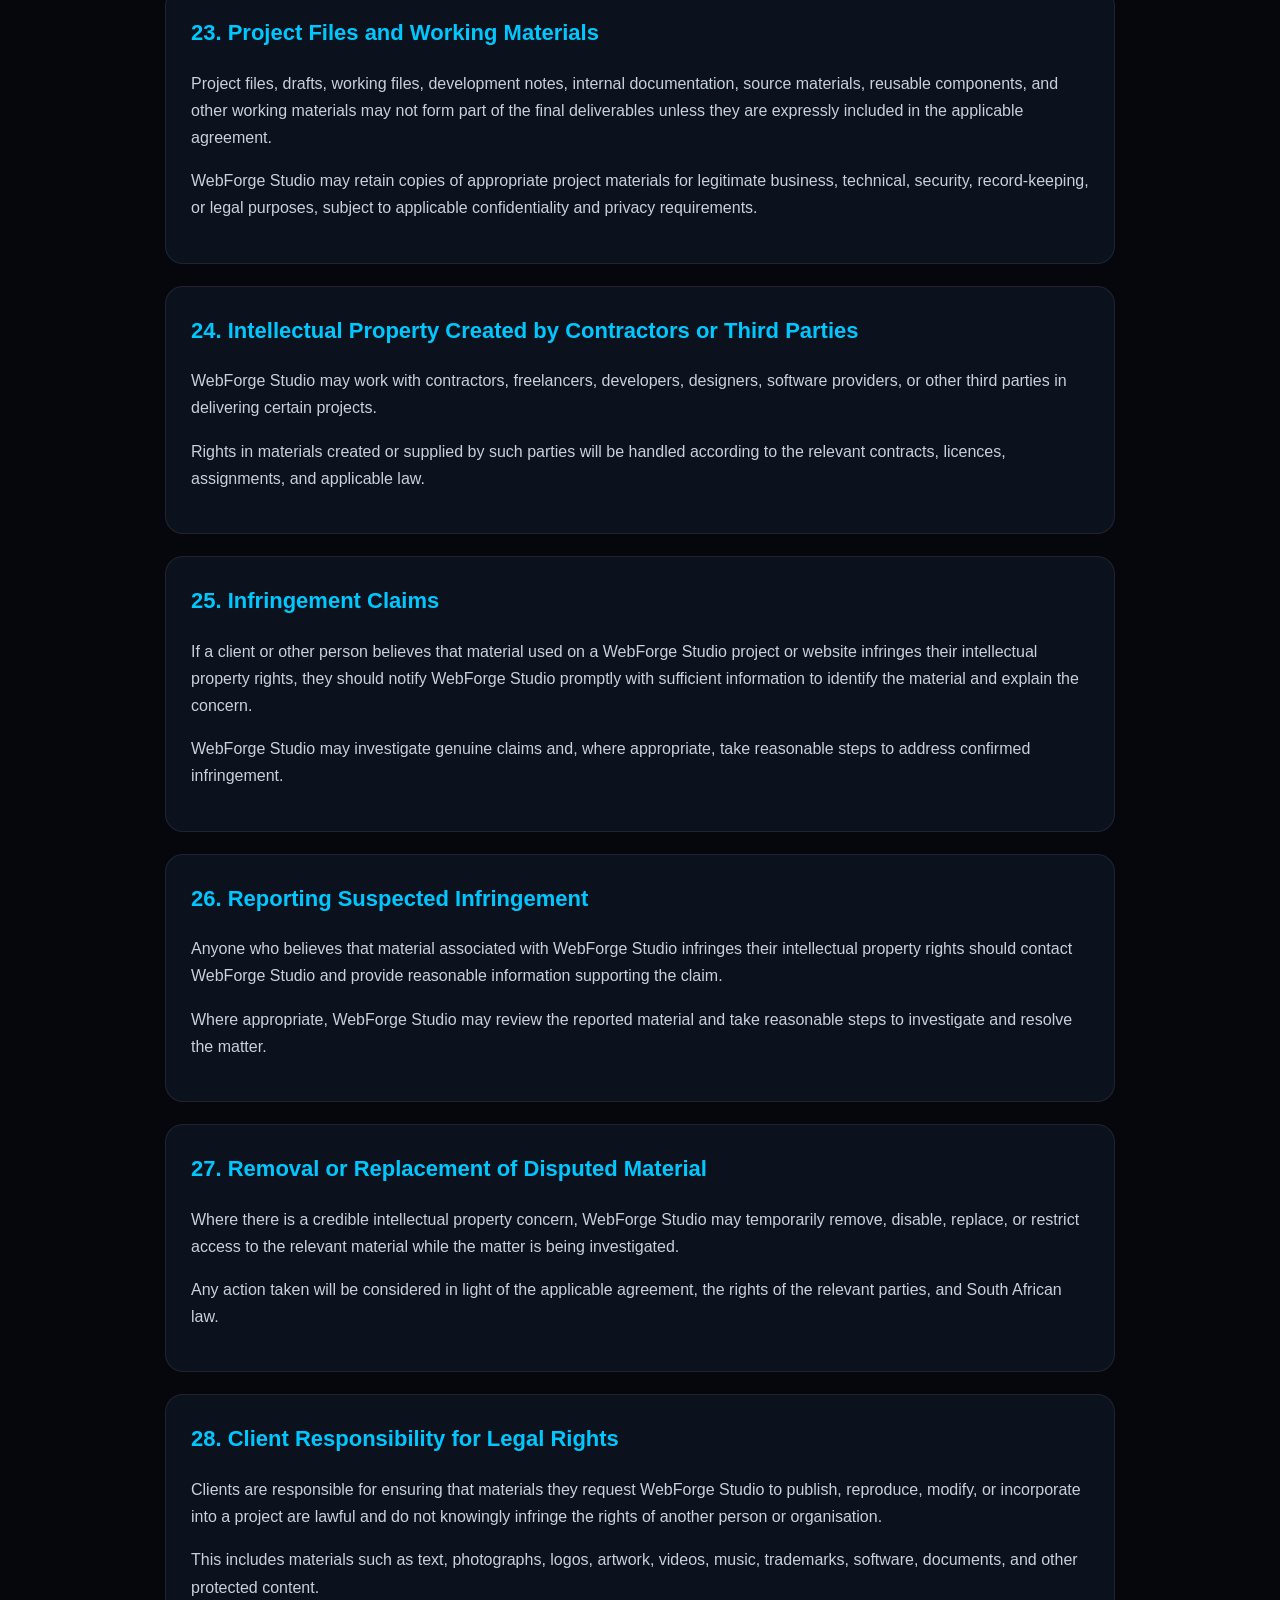
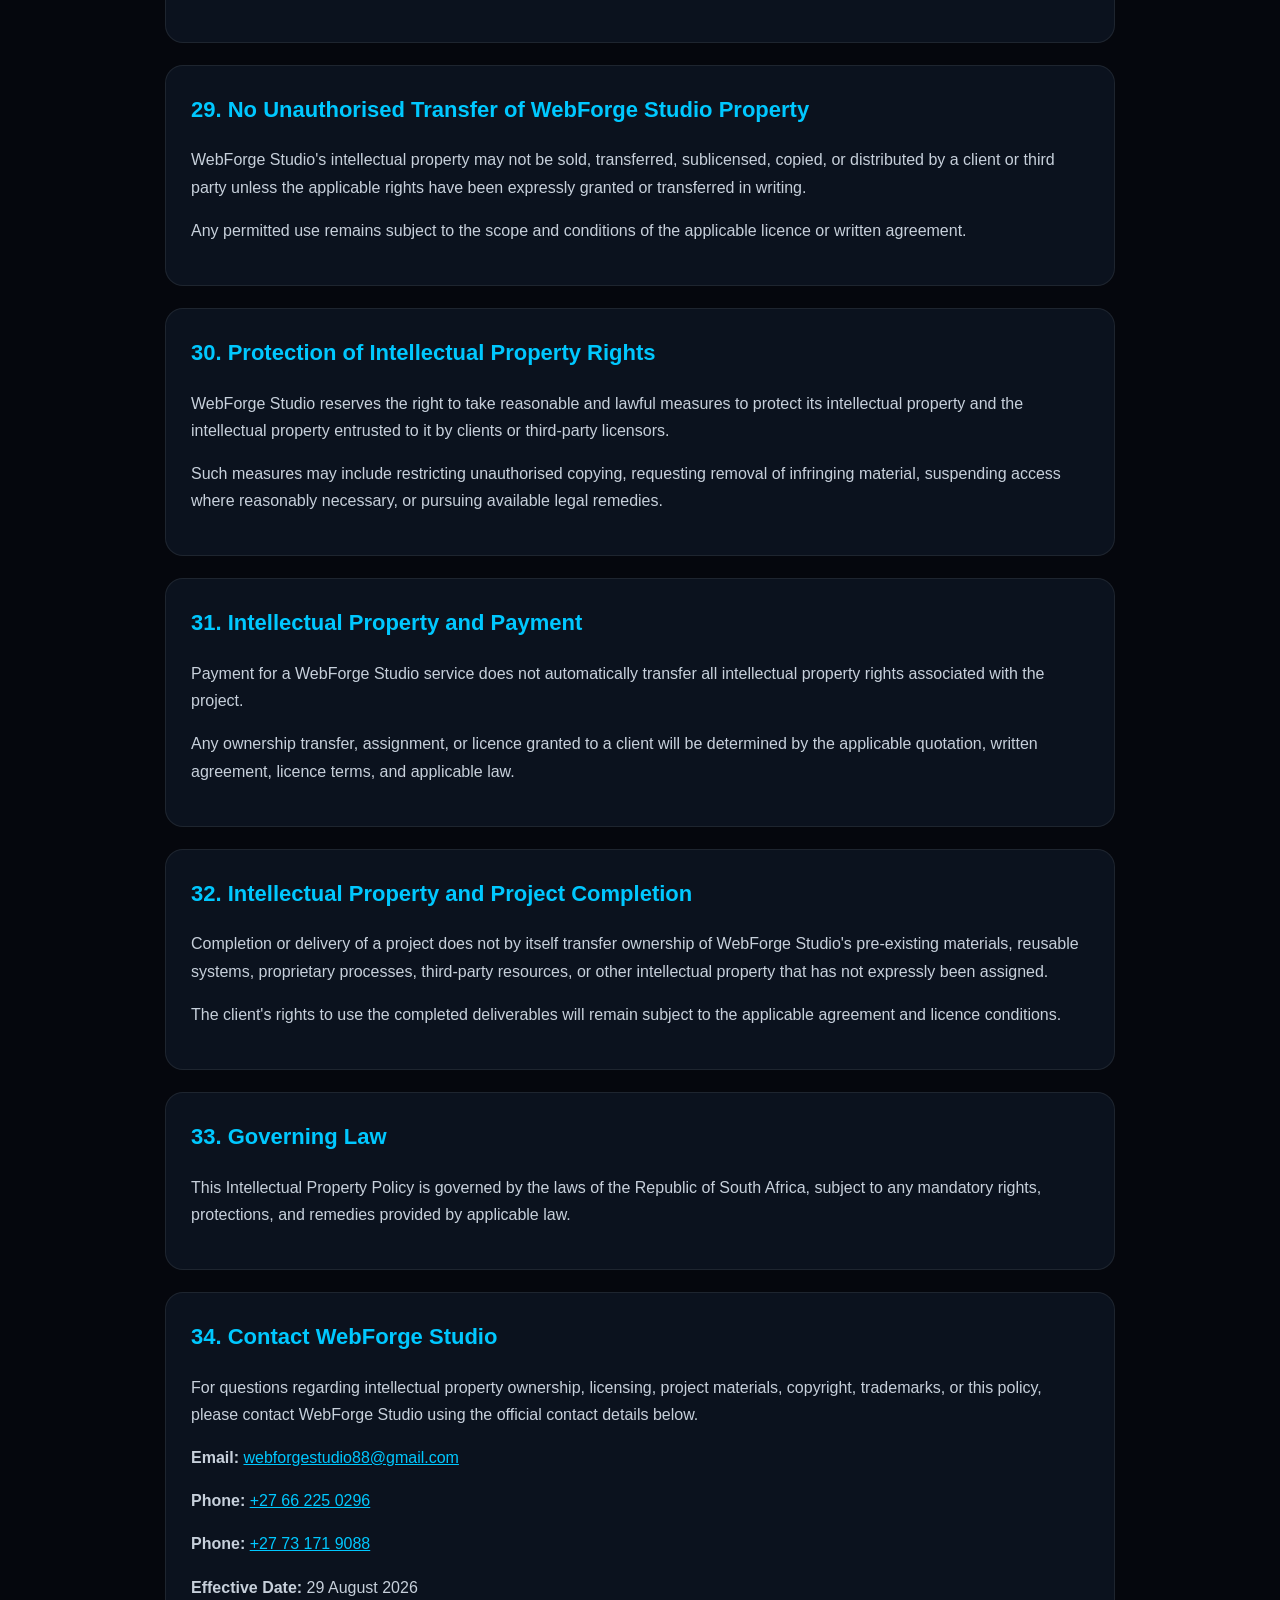
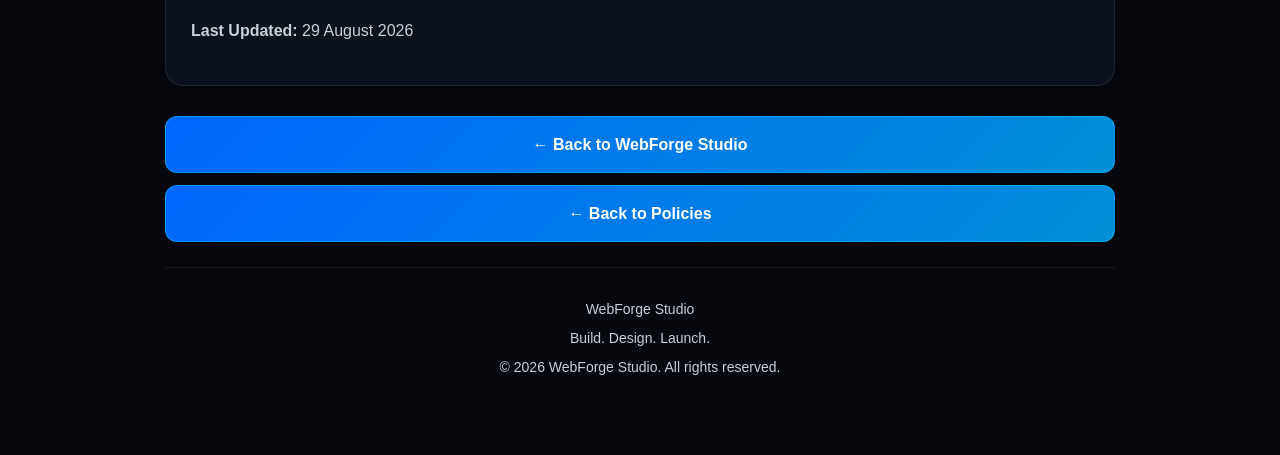
<file: policies/intellectual-property.html>
<!DOCTYPE html>
<html lang="en">
<head>

<meta charset="UTF-8">
<meta name="viewport" content="width=device-width, initial-scale=1.0">

<title>WebForge Studio | Intellectual Property Policy</title>

<style>
:root {
    --black:#05070d;
    --blue:#0066ff;
    --cyan:#00c8ff;
    --white:#ffffff;
    --silver:#c7d0db;
    --border:rgba(0,153,255,0.35);
}

* {
    box-sizing:border-box;
}

html {
    scroll-behavior:smooth;
}

body {
    margin:0;
    padding:0;
    min-height:100vh;
    background:
        radial-gradient(
            circle at top,
            rgba(0,102,255,.14),
            transparent 35%
        ),
        var(--black);
    color:var(--white);
    font-family:Arial, Helvetica, sans-serif;
    line-height:1.7;
}

.container {
    width:92%;
    max-width:950px;
    margin:0 auto;
    padding:35px 0 45px;
}

.header {
    text-align:center;
    padding:30px 20px;
    background:rgba(13,20,32,.92);
    border:1px solid var(--border);
    border-radius:20px;
    box-shadow:0 0 30px rgba(0,102,255,.12);
}

.logo {
    display:block;
    width:150px;
    max-width:80%;
    height:auto;
    margin:0 auto 20px;
}

h1 {
    margin:0;
    color:var(--cyan);
    font-size:clamp(30px,7vw,46px);
    line-height:1.2;
}

.subtitle {
    margin:12px 0 0;
    color:var(--silver);
    font-size:15px;
}

.dates {
    margin-top:20px;
    color:var(--white);
    font-size:14px;
}

.policy-content {
    margin-top:25px;
}

.policy-section {
    margin-bottom:22px;
    padding:25px;
    background:rgba(13,20,32,.92);
    border:1px solid rgba(255,255,255,.08);
    border-radius:18px;
}

h2 {
    margin-top:0;
    color:var(--cyan);
    font-size:22px;
}

p {
    color:var(--silver);
}

a {
    color:var(--cyan);
}

.policy-navigation {
    display:flex;
    flex-direction:column;
    gap:12px;
    margin-top:30px;
}

.back-button {
    display:block;
    width:100%;
    padding:14px 18px;
    text-align:center;
    color:var(--white);
    background:linear-gradient(135deg,#0066ff,#008fd6);
    border:1px solid rgba(0,200,255,.45);
    border-radius:12px;
    text-decoration:none;
    font-weight:bold;
}

.back-button:hover {
    box-shadow:0 0 20px rgba(0,200,255,.25);
}

.footer {
    margin-top:25px;
    padding:25px 15px;
    text-align:center;
    border-top:1px solid rgba(255,255,255,.08);
}

.footer p {
    margin:5px 0;
    font-size:14px;
}

@media (max-width:600px) {

    .container {
        width:94%;
        padding-top:20px;
    }

    .header {
        padding:25px 15px;
    }

    .policy-section {
        padding:20px 17px;
    }

    h2 {
        font-size:20px;
    }

}

</style>

</head>

<body>

<div class="container">

<header class="header">

<img src="../images/blue.png"
     alt="WebForge Studio Logo"
     class="logo">

<h1>Intellectual Property Policy</h1>

<p class="subtitle">
WebForge Studio<br>
Build. Design. Launch.
</p>

<div class="dates">
<strong>Effective Date:</strong> 29 August 2026<br>
<strong>Last Updated:</strong> 29 August 2026
</div>

</header>
<main class="policy-content">

<section class="policy-section">

    <h2>1. Purpose of This Policy</h2>

    <p>
        This Intellectual Property Policy explains the ownership, permitted
        use, protection, licensing, and handling of intellectual property
        associated with WebForge Studio, its clients, projects, and
        third-party materials.
    </p>

    <p>
        The purpose of this policy is to protect WebForge Studio's legitimate
        intellectual property interests while respecting the lawful rights
        and ownership interests of clients and third parties.
    </p>

</section>


<section class="policy-section">

    <h2>2. What Is Intellectual Property?</h2>

    <p>
        Intellectual property may include original creative, technical,
        written, visual, digital, branding, software, design, or other
        protected works and materials.
    </p>

    <p>
        Depending on the circumstances and applicable law, intellectual
        property may include copyright, trademarks, trade names, designs,
        software code, graphics, photographs, written content, databases,
        concepts, documentation, and other proprietary materials.
    </p>

</section>


<section class="policy-section">

    <h2>3. WebForge Studio Intellectual Property</h2>

    <p>
        Unless expressly transferred or licensed to a client in writing,
        intellectual property created, owned, or developed by WebForge Studio
        remains the property of WebForge Studio or its relevant licensors.
    </p>

    <p>
        This may include reusable code, development methods, frameworks,
        templates, design systems, processes, tools, documentation, business
        materials, and other underlying resources developed independently by
        WebForge Studio.
    </p>

</section>


<section class="policy-section">

    <h2>4. Client-Owned Materials</h2>

    <p>
        A client generally retains ownership of intellectual property that
        the client lawfully owns and supplies to WebForge Studio for use in a
        project.
    </p>

    <p>
        Such materials may include the client's business name, logo,
        photographs, written content, product information, trademarks, and
        other materials supplied by the client.
    </p>

</section>


<section class="policy-section">

    <h2>5. Client Permission to Use Materials</h2>

    <p>
        By supplying content or other materials to WebForge Studio, the client
        represents that the client has the necessary rights, permissions, or
        lawful authority to provide those materials for the agreed project.
    </p>

    <p>
        The client grants WebForge Studio the permission reasonably necessary
        to use, reproduce, modify, display, store, and incorporate those
        materials for the purpose of providing the agreed services.
    </p>

</section>
<section class="policy-section">

    <h2>6. Project Deliverables</h2>

    <p>
        The intellectual property rights applicable to a final project
        deliverable will depend on the nature of the deliverable, the
        quotation or agreement, any applicable licence terms, and South
        African law.
    </p>

    <p>
        Payment for a project does not, by itself, transfer every intellectual
        property right in every component used to create the project.
    </p>

</section>


<section class="policy-section">

    <h2>7. Transfer of Rights</h2>

    <p>
        Where WebForge Studio expressly agrees in writing to transfer
        particular intellectual property rights to a client, the transfer
        will apply only to the rights and materials identified in that
        written agreement.
    </p>

    <p>
        Any rights not expressly transferred remain with their respective
        owner, subject to applicable law.
    </p>

</section>


<section class="policy-section">

    <h2>8. Licence to Client</h2>

    <p>
        Where ownership is not transferred but the client is permitted to use
        a WebForge Studio deliverable, the client receives only the licence
        or permission expressly granted by the applicable agreement.
    </p>

    <p>
        The client may not assume that delivery of a file or website grants
        unrestricted rights to reproduce, resell, redistribute, modify, or
        commercially exploit underlying intellectual property.
    </p>

</section>


<section class="policy-section">

    <h2>9. Reusable Code and Components</h2>

    <p>
        WebForge Studio may use reusable code, libraries, development
        techniques, frameworks, components, structures, templates, or other
        resources when creating projects.
    </p>

    <p>
        Unless expressly agreed otherwise in writing, the use of such
        resources does not transfer WebForge Studio's underlying rights in
        reusable materials to the client.
    </p>

</section>


<section class="policy-section">

    <h2>10. Third-Party Intellectual Property</h2>

    <p>
        Projects may contain or depend on intellectual property belonging to
        third parties, including software libraries, fonts, images, plugins,
        APIs, templates, hosting technology, and other licensed resources.
    </p>

    <p>
        Such materials remain subject to the applicable third-party ownership,
        licence, usage restrictions, and other legal conditions.
    </p>

</section>
<section class="policy-section">

    <h2>11. Copyright</h2>

    <p>
        Copyright may apply to original literary, artistic, software, design,
        website, graphic, photographic, audiovisual, and other qualifying
        works created or supplied in connection with a project.
    </p>

    <p>
        The ownership and permitted use of copyright-protected material will
        be determined by the applicable agreement, the nature of the material,
        and applicable South African copyright law.
    </p>

</section>


<section class="policy-section">

    <h2>12. Website Source Code</h2>

    <p>
        Website source code may consist of client-specific work, WebForge
        Studio's pre-existing or reusable code, third-party code, open-source
        components, or a combination of these.
    </p>

    <p>
        Unless a written agreement expressly provides otherwise, providing
        access to website files does not automatically transfer ownership of
        WebForge Studio's pre-existing, reusable, proprietary, or third-party
        code.
    </p>

</section>


<section class="policy-section">

    <h2>13. Designs and Visual Assets</h2>

    <p>
        Website layouts, graphics, user-interface elements, illustrations,
        visual systems, and other creative assets may be protected by
        intellectual property rights.
    </p>

    <p>
        The rights granted to a client will depend on the agreed scope,
        applicable licence terms, and any written intellectual property
        agreement.
    </p>

</section>


<section class="policy-section">

    <h2>14. Client Trademarks and Branding</h2>

    <p>
        Clients remain responsible for ensuring that logos, trade names,
        trademarks, slogans, photographs, and other branded materials they
        provide may lawfully be used in the project.
    </p>

    <p>
        WebForge Studio does not claim ownership of a client's independently
        owned trademark or branding merely because those materials are used
        while providing the agreed services.
    </p>

</section>


<section class="policy-section">

    <h2>15. Portfolio and Promotional Use</h2>

    <p>
        Subject to the client's agreement and applicable confidentiality,
        privacy, intellectual property, and legal requirements, WebForge
        Studio may wish to display completed work as part of its portfolio or
        professional marketing materials.
    </p>

    <p>
        Where a project contains confidential information or where a client
        has expressly agreed to reasonable restrictions on promotional use,
        WebForge Studio will take those restrictions into account.
    </p>

</section>
<section class="policy-section">

    <h2>16. Open-Source Software</h2>

    <p>
        WebForge Studio may use open-source software and other publicly
        licensed resources when developing websites, applications, or
        digital solutions.
    </p>

    <p>
        Open-source materials remain subject to their respective licences.
        Where applicable, clients must comply with the conditions of those
        licences when using, modifying, distributing, or commercially
        exploiting the relevant material.
    </p>

</section>


<section class="policy-section">

    <h2>17. Fonts, Images, Icons, and Other Licensed Assets</h2>

    <p>
        Projects may use fonts, stock images, icons, graphics, plugins, or
        other assets obtained under licences from third-party providers.
    </p>

    <p>
        Unless expressly transferred by their owner, these assets do not
        become the property of the client merely because they are included
        in a completed project.
    </p>

    <p>
        Continued use of a third-party asset may be subject to the relevant
        licence, subscription, attribution, or usage restrictions.
    </p>

</section>


<section class="policy-section">

    <h2>18. Restrictions on Copying and Resale</h2>

    <p>
        No person may copy, reproduce, redistribute, resell, publish, or
        commercially exploit WebForge Studio's proprietary intellectual
        property without the appropriate permission or licence.
    </p>

    <p>
        This includes proprietary code, original designs, documentation,
        templates, business materials, and other protected resources owned
        by WebForge Studio.
    </p>

</section>


<section class="policy-section">

    <h2>19. Unauthorised Modification</h2>

    <p>
        Where a project contains proprietary or licensed components,
        unauthorised modification, removal of ownership notices, or
        redistribution may be restricted by the applicable intellectual
        property rights or licence terms.
    </p>

    <p>
        Clients should contact WebForge Studio if they require additional
        rights or permissions beyond those already granted.
    </p>

</section>


<section class="policy-section">

    <h2>20. Confidential and Proprietary Information</h2>

    <p>
        Certain information exchanged during a project may be confidential
        or commercially sensitive.
    </p>

    <p>
        Clients and WebForge Studio should not knowingly disclose or misuse
        confidential proprietary information belonging to the other party,
        except where disclosure is authorised, required by law, or reasonably
        necessary to perform the agreed services.
    </p>

</section>
<section class="policy-section">

    <h2>21. Ownership of WebForge Studio Materials</h2>

    <p>
        WebForge Studio retains its rights in original materials that it
        develops independently and that are not expressly assigned to a
        client.
    </p>

    <p>
        This may include internal tools, development methods, reusable
        components, templates, systems, processes, concepts, documentation,
        and other business or technical resources.
    </p>

</section>


<section class="policy-section">

    <h2>22. Pre-Existing Intellectual Property</h2>

    <p>
        Intellectual property that existed before a project began remains
        owned by its original owner unless a separate written agreement
        provides otherwise.
    </p>

    <p>
        A client does not acquire ownership of WebForge Studio's
        pre-existing intellectual property merely because it is incorporated
        into or used to create a client project.
    </p>

</section>


<section class="policy-section">

    <h2>23. Project Files and Working Materials</h2>

    <p>
        Project files, drafts, working files, development notes, internal
        documentation, source materials, reusable components, and other
        working materials may not form part of the final deliverables unless
        they are expressly included in the applicable agreement.
    </p>

    <p>
        WebForge Studio may retain copies of appropriate project materials
        for legitimate business, technical, security, record-keeping, or
        legal purposes, subject to applicable confidentiality and privacy
        requirements.
    </p>

</section>


<section class="policy-section">

    <h2>24. Intellectual Property Created by Contractors or Third Parties</h2>

    <p>
        WebForge Studio may work with contractors, freelancers, developers,
        designers, software providers, or other third parties in delivering
        certain projects.
    </p>

    <p>
        Rights in materials created or supplied by such parties will be
        handled according to the relevant contracts, licences, assignments,
        and applicable law.
    </p>

</section>


<section class="policy-section">

    <h2>25. Infringement Claims</h2>

    <p>
        If a client or other person believes that material used on a WebForge
        Studio project or website infringes their intellectual property
        rights, they should notify WebForge Studio promptly with sufficient
        information to identify the material and explain the concern.
    </p>

    <p>
        WebForge Studio may investigate genuine claims and, where
        appropriate, take reasonable steps to address confirmed infringement.
    </p>

</section>
<section class="policy-section">

    <h2>26. Reporting Suspected Infringement</h2>

    <p>
        Anyone who believes that material associated with WebForge Studio
        infringes their intellectual property rights should contact WebForge
        Studio and provide reasonable information supporting the claim.
    </p>

    <p>
        Where appropriate, WebForge Studio may review the reported material
        and take reasonable steps to investigate and resolve the matter.
    </p>

</section>


<section class="policy-section">

    <h2>27. Removal or Replacement of Disputed Material</h2>

    <p>
        Where there is a credible intellectual property concern, WebForge
        Studio may temporarily remove, disable, replace, or restrict access
        to the relevant material while the matter is being investigated.
    </p>

    <p>
        Any action taken will be considered in light of the applicable
        agreement, the rights of the relevant parties, and South African law.
    </p>

</section>


<section class="policy-section">

    <h2>28. Client Responsibility for Legal Rights</h2>

    <p>
        Clients are responsible for ensuring that materials they request
        WebForge Studio to publish, reproduce, modify, or incorporate into a
        project are lawful and do not knowingly infringe the rights of
        another person or organisation.
    </p>

    <p>
        This includes materials such as text, photographs, logos, artwork,
        videos, music, trademarks, software, documents, and other protected
        content.
    </p>

</section>


<section class="policy-section">

    <h2>29. No Unauthorised Transfer of WebForge Studio Property</h2>

    <p>
        WebForge Studio's intellectual property may not be sold, transferred,
        sublicensed, copied, or distributed by a client or third party unless
        the applicable rights have been expressly granted or transferred in
        writing.
    </p>

    <p>
        Any permitted use remains subject to the scope and conditions of the
        applicable licence or written agreement.
    </p>

</section>


<section class="policy-section">

    <h2>30. Protection of Intellectual Property Rights</h2>

    <p>
        WebForge Studio reserves the right to take reasonable and lawful
        measures to protect its intellectual property and the intellectual
        property entrusted to it by clients or third-party licensors.
    </p>

    <p>
        Such measures may include restricting unauthorised copying,
        requesting removal of infringing material, suspending access where
        reasonably necessary, or pursuing available legal remedies.
    </p>

</section>
<section class="policy-section">

    <h2>31. Intellectual Property and Payment</h2>

    <p>
        Payment for a WebForge Studio service does not automatically transfer
        all intellectual property rights associated with the project.
    </p>

    <p>
        Any ownership transfer, assignment, or licence granted to a client
        will be determined by the applicable quotation, written agreement,
        licence terms, and applicable law.
    </p>

</section>


<section class="policy-section">

    <h2>32. Intellectual Property and Project Completion</h2>

    <p>
        Completion or delivery of a project does not by itself transfer
        ownership of WebForge Studio's pre-existing materials, reusable
        systems, proprietary processes, third-party resources, or other
        intellectual property that has not expressly been assigned.
    </p>

    <p>
        The client's rights to use the completed deliverables will remain
        subject to the applicable agreement and licence conditions.
    </p>

</section>


<section class="policy-section">

    <h2>33. Governing Law</h2>

    <p>
        This Intellectual Property Policy is governed by the laws of the
        Republic of South Africa, subject to any mandatory rights,
        protections, and remedies provided by applicable law.
    </p>

</section>


<section class="policy-section">

    <h2>34. Contact WebForge Studio</h2>

    <p>
        For questions regarding intellectual property ownership, licensing,
        project materials, copyright, trademarks, or this policy, please
        contact WebForge Studio using the official contact details below.
    </p>

    <p>
        <strong>Email:</strong>
        <a href="mailto:webforgestudio88@gmail.com">
            webforgestudio88@gmail.com
        </a>
    </p>

    <p>
        <strong>Phone:</strong>
        <a href="tel:+27662250296">
            +27 66 225 0296
        </a>
    </p>

    <p>
        <strong>Phone:</strong>
        <a href="tel:+27731719088">
            +27 73 171 9088
        </a>
    </p>

    <p>
        <strong>Effective Date:</strong>
        29 August 2026
    </p>

    <p>
        <strong>Last Updated:</strong>
        29 August 2026
    </p>

</section>


<div class="policy-navigation">

    <a href="../index.html" class="back-button">
        ← Back to WebForge Studio
    </a>

    <a href="index.html" class="back-button">
        ← Back to Policies
    </a>

</div>


<footer class="footer">

    <p>
        WebForge Studio
    </p>

    <p>
        Build. Design. Launch.
    </p>

    <p>
        © 2026 WebForge Studio. All rights reserved.
    </p>

</footer>

</div>

</body>
</html>
</file>
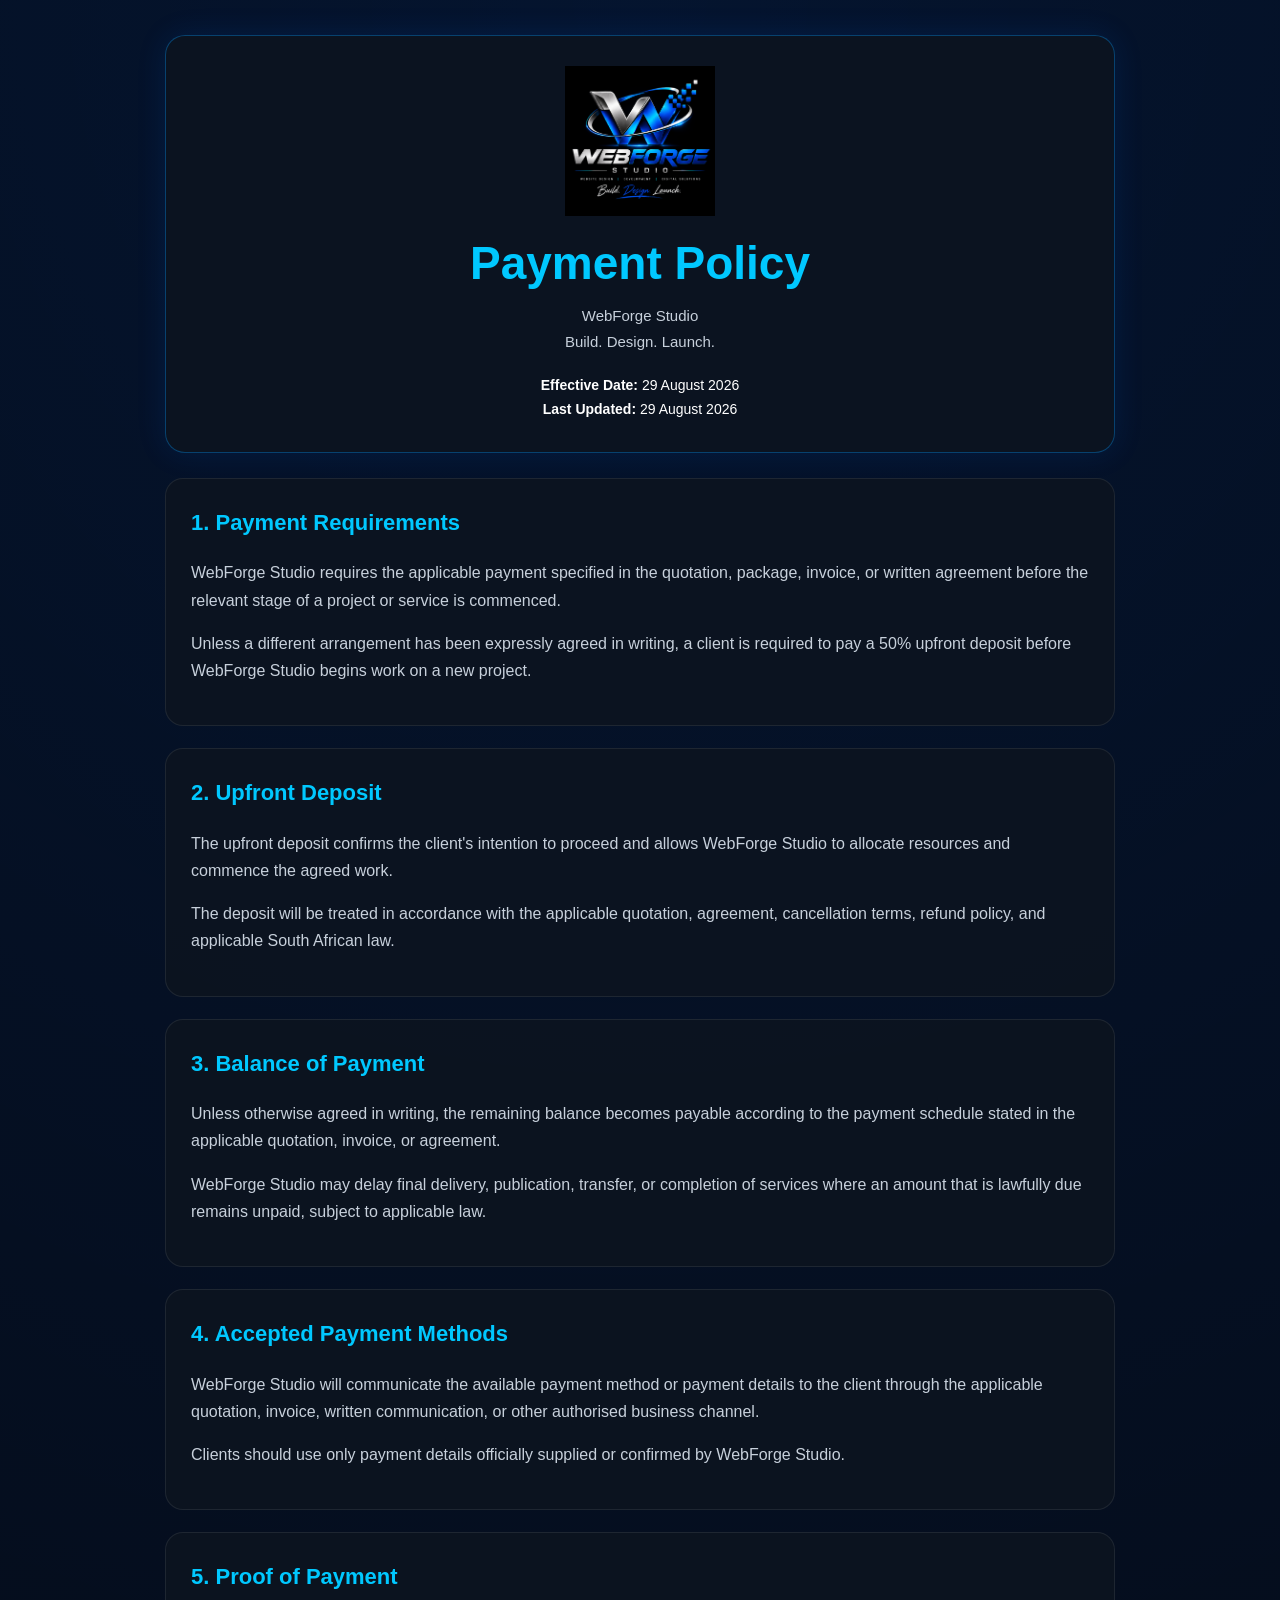
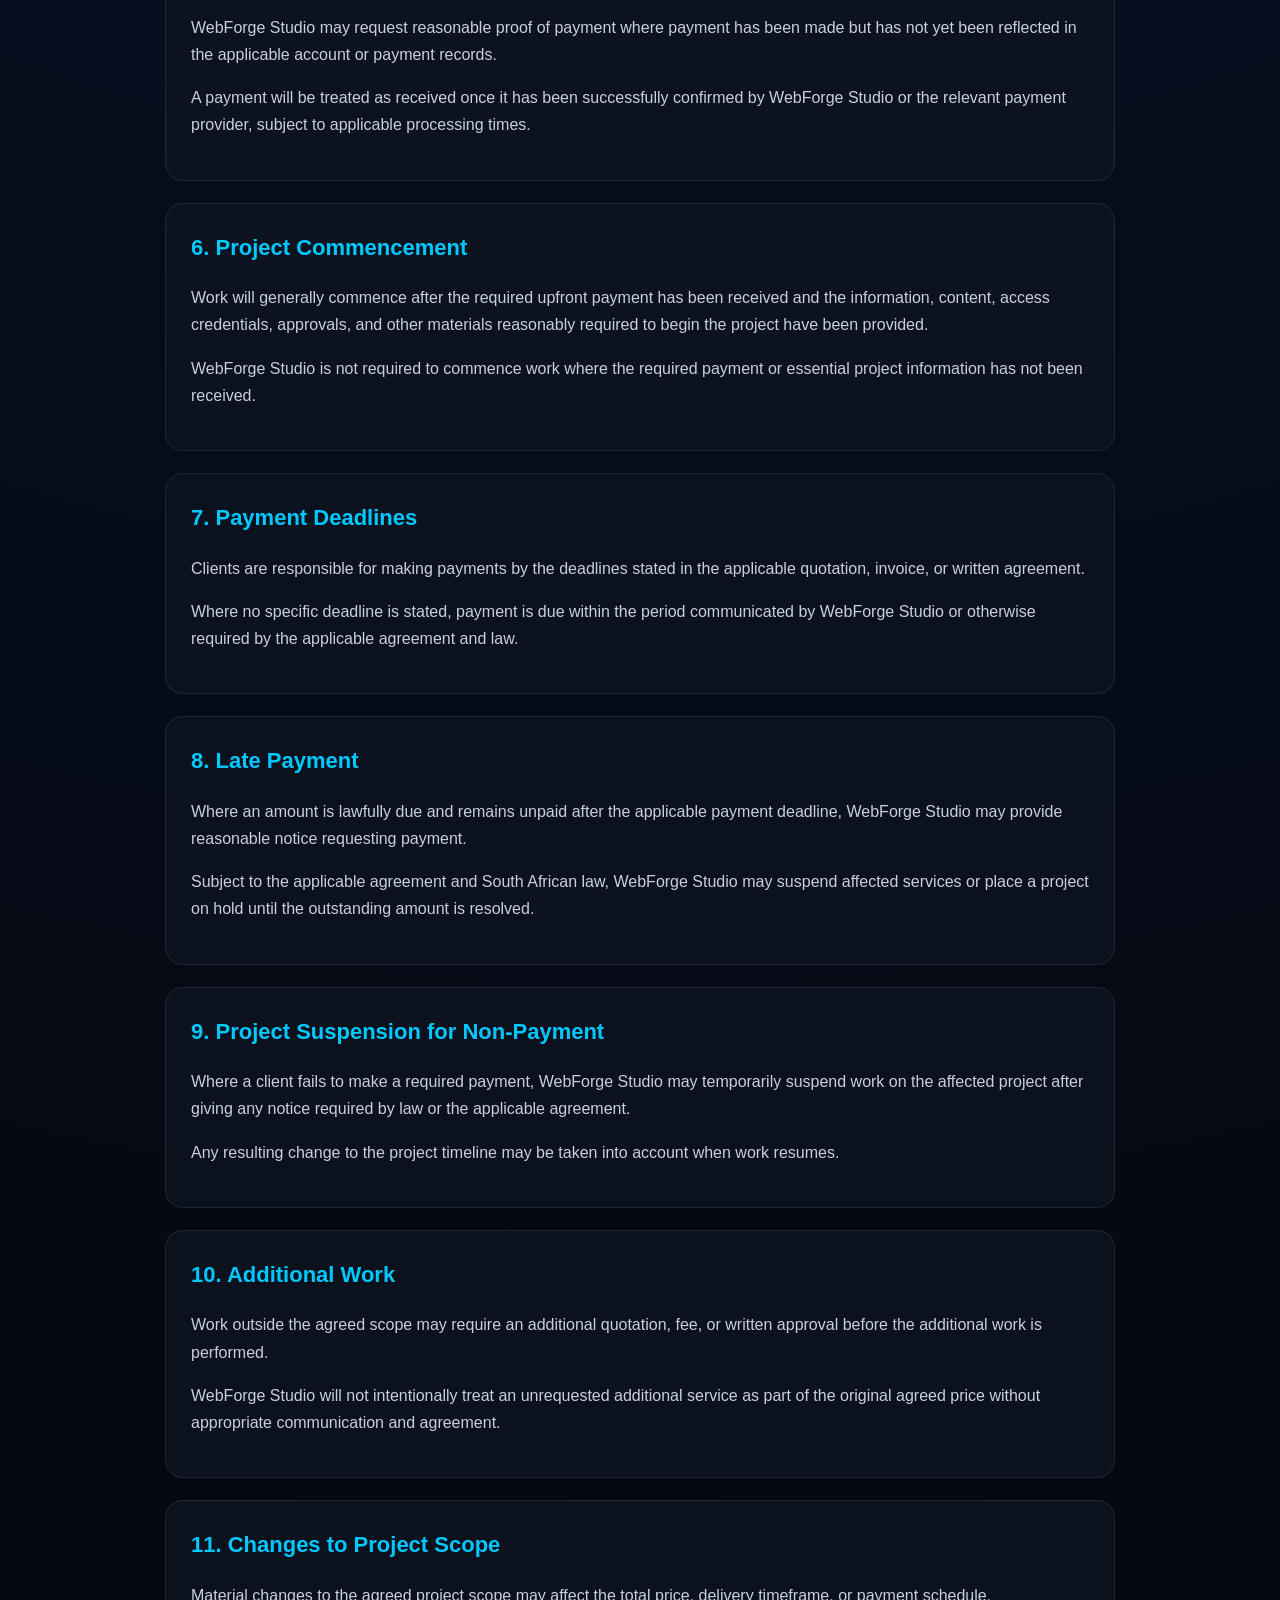
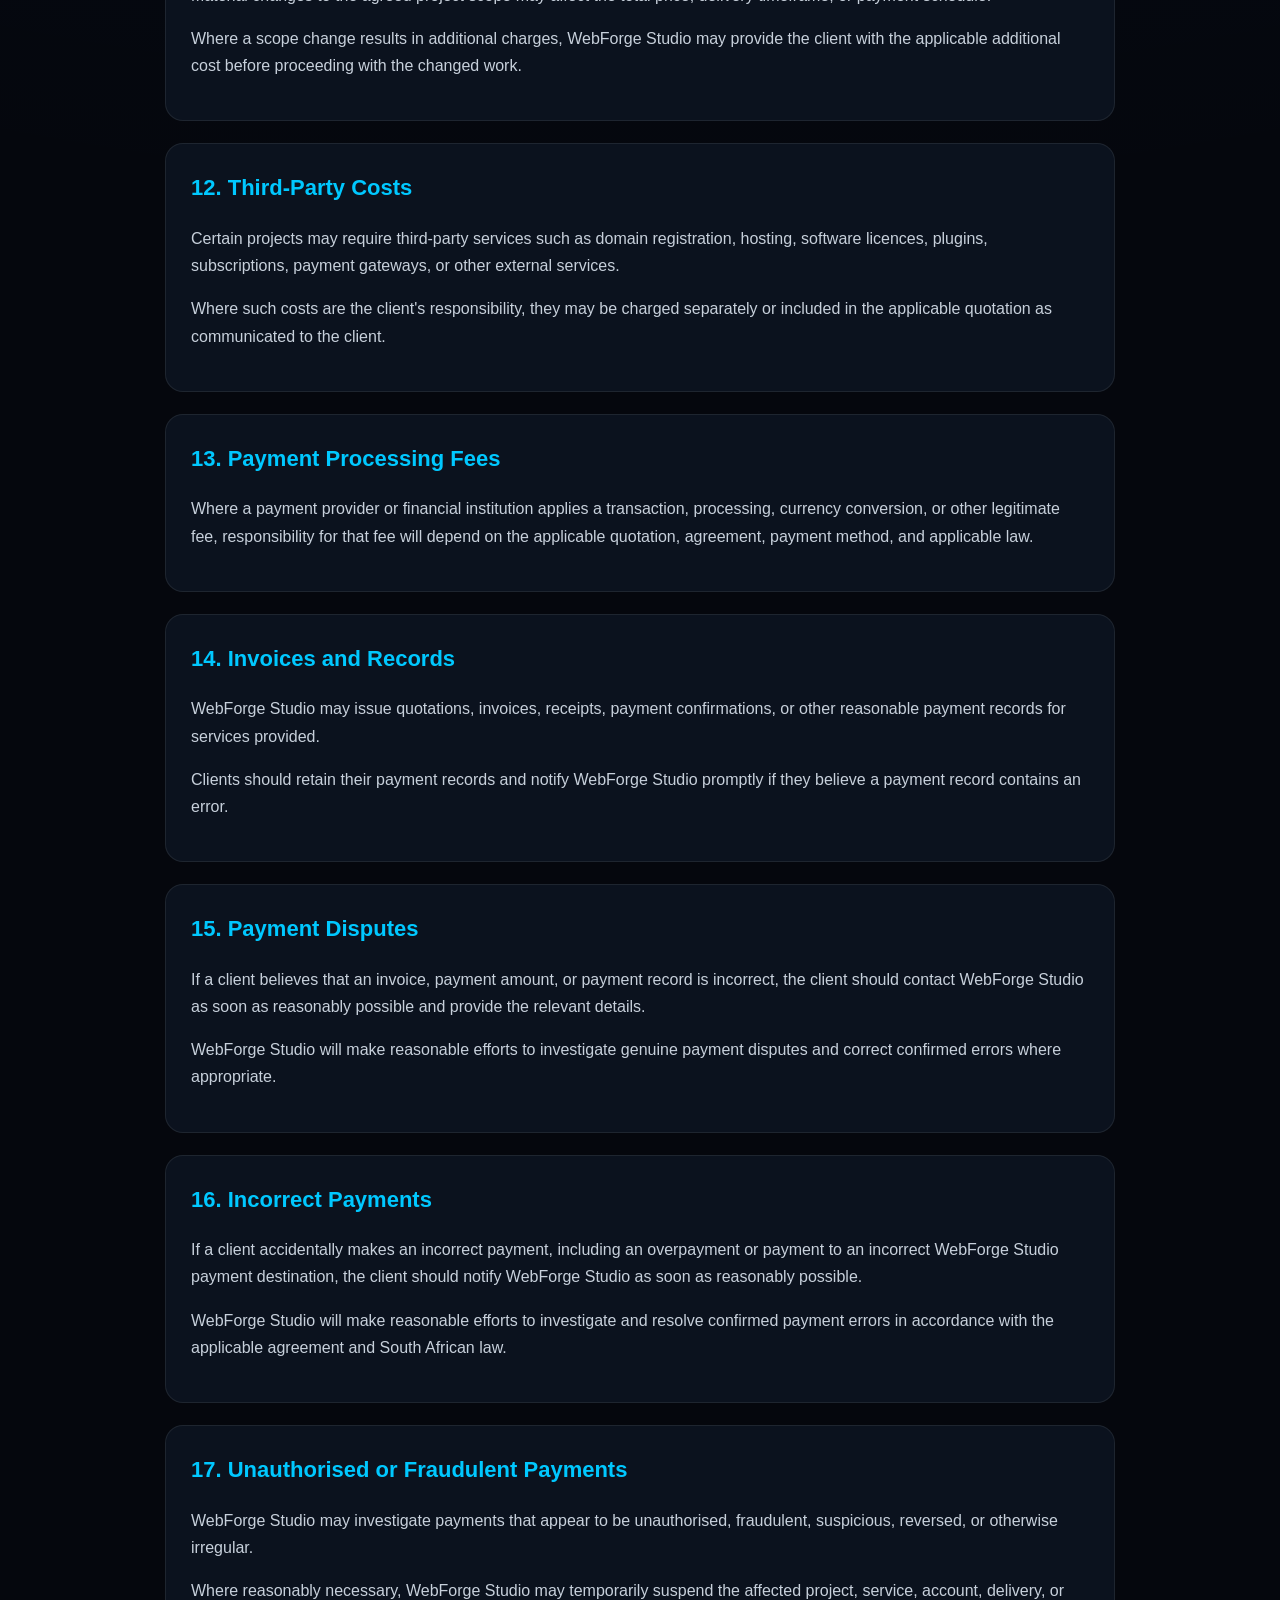
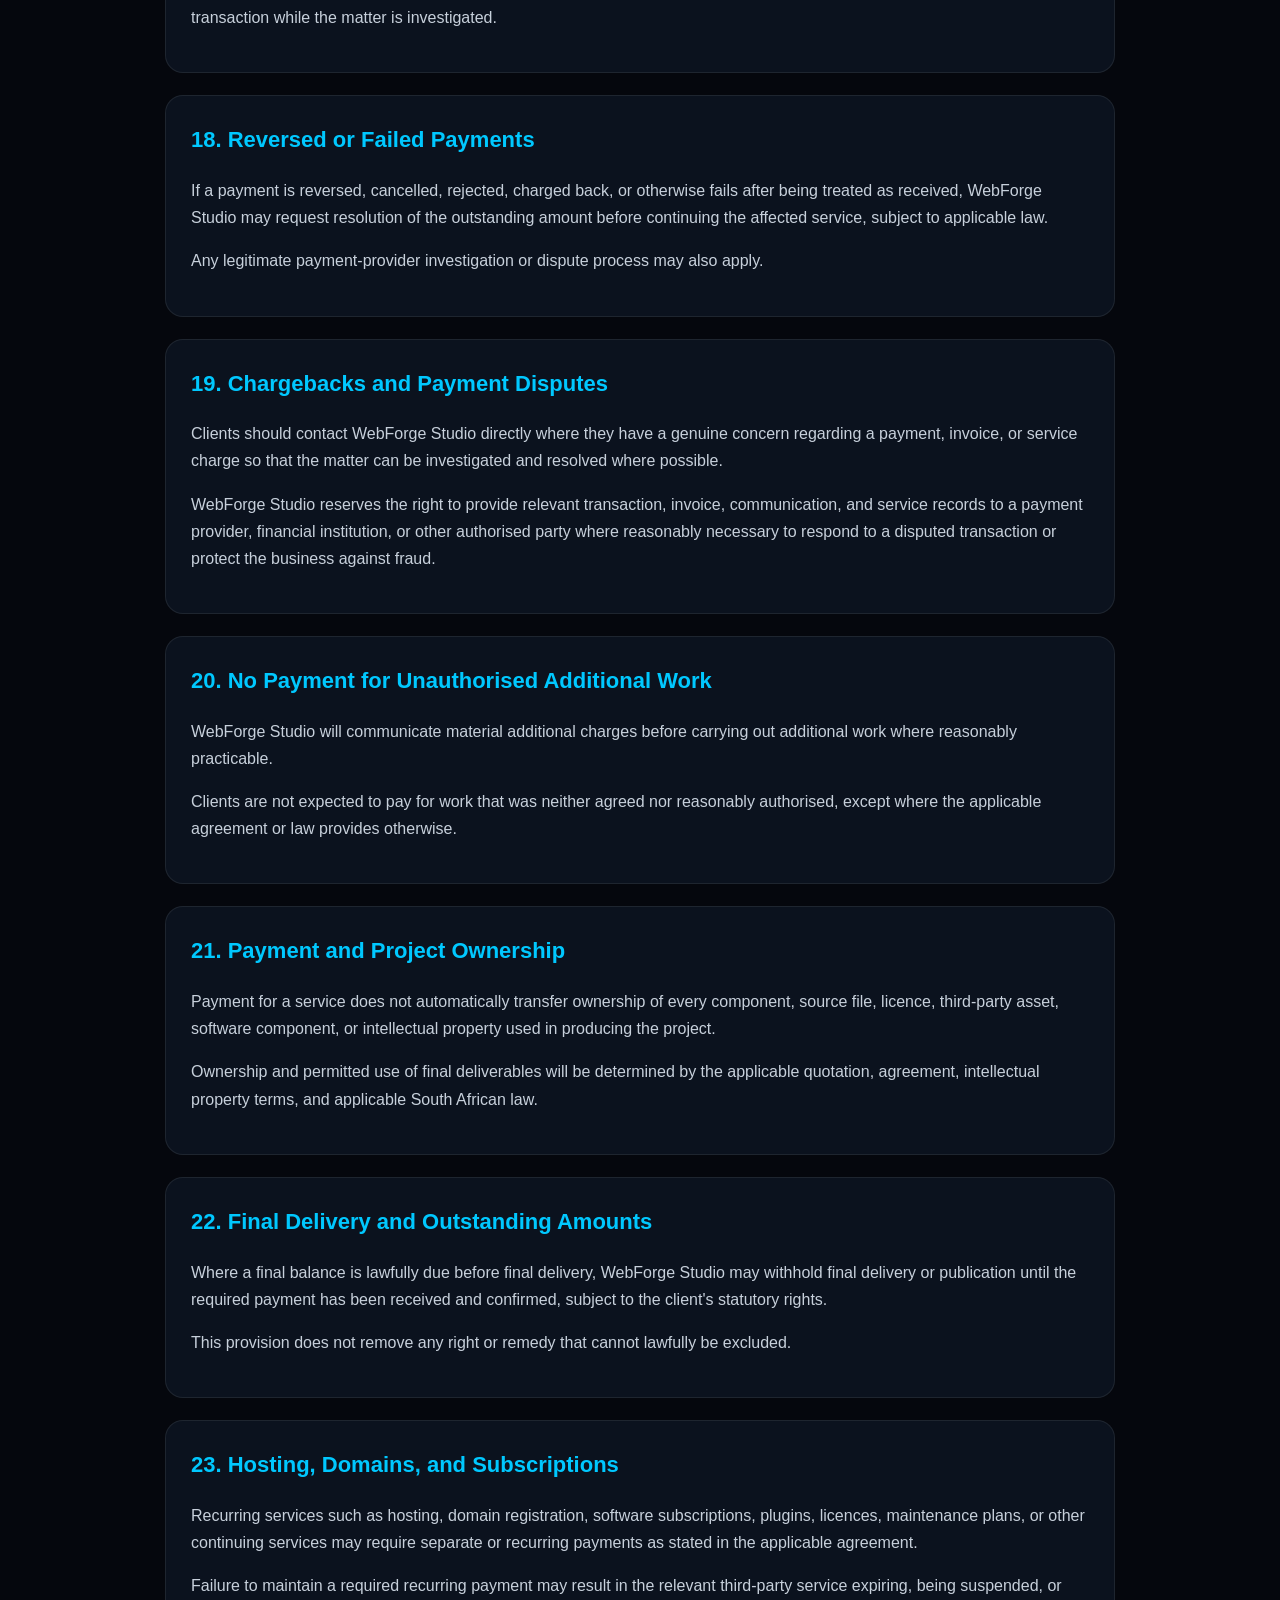
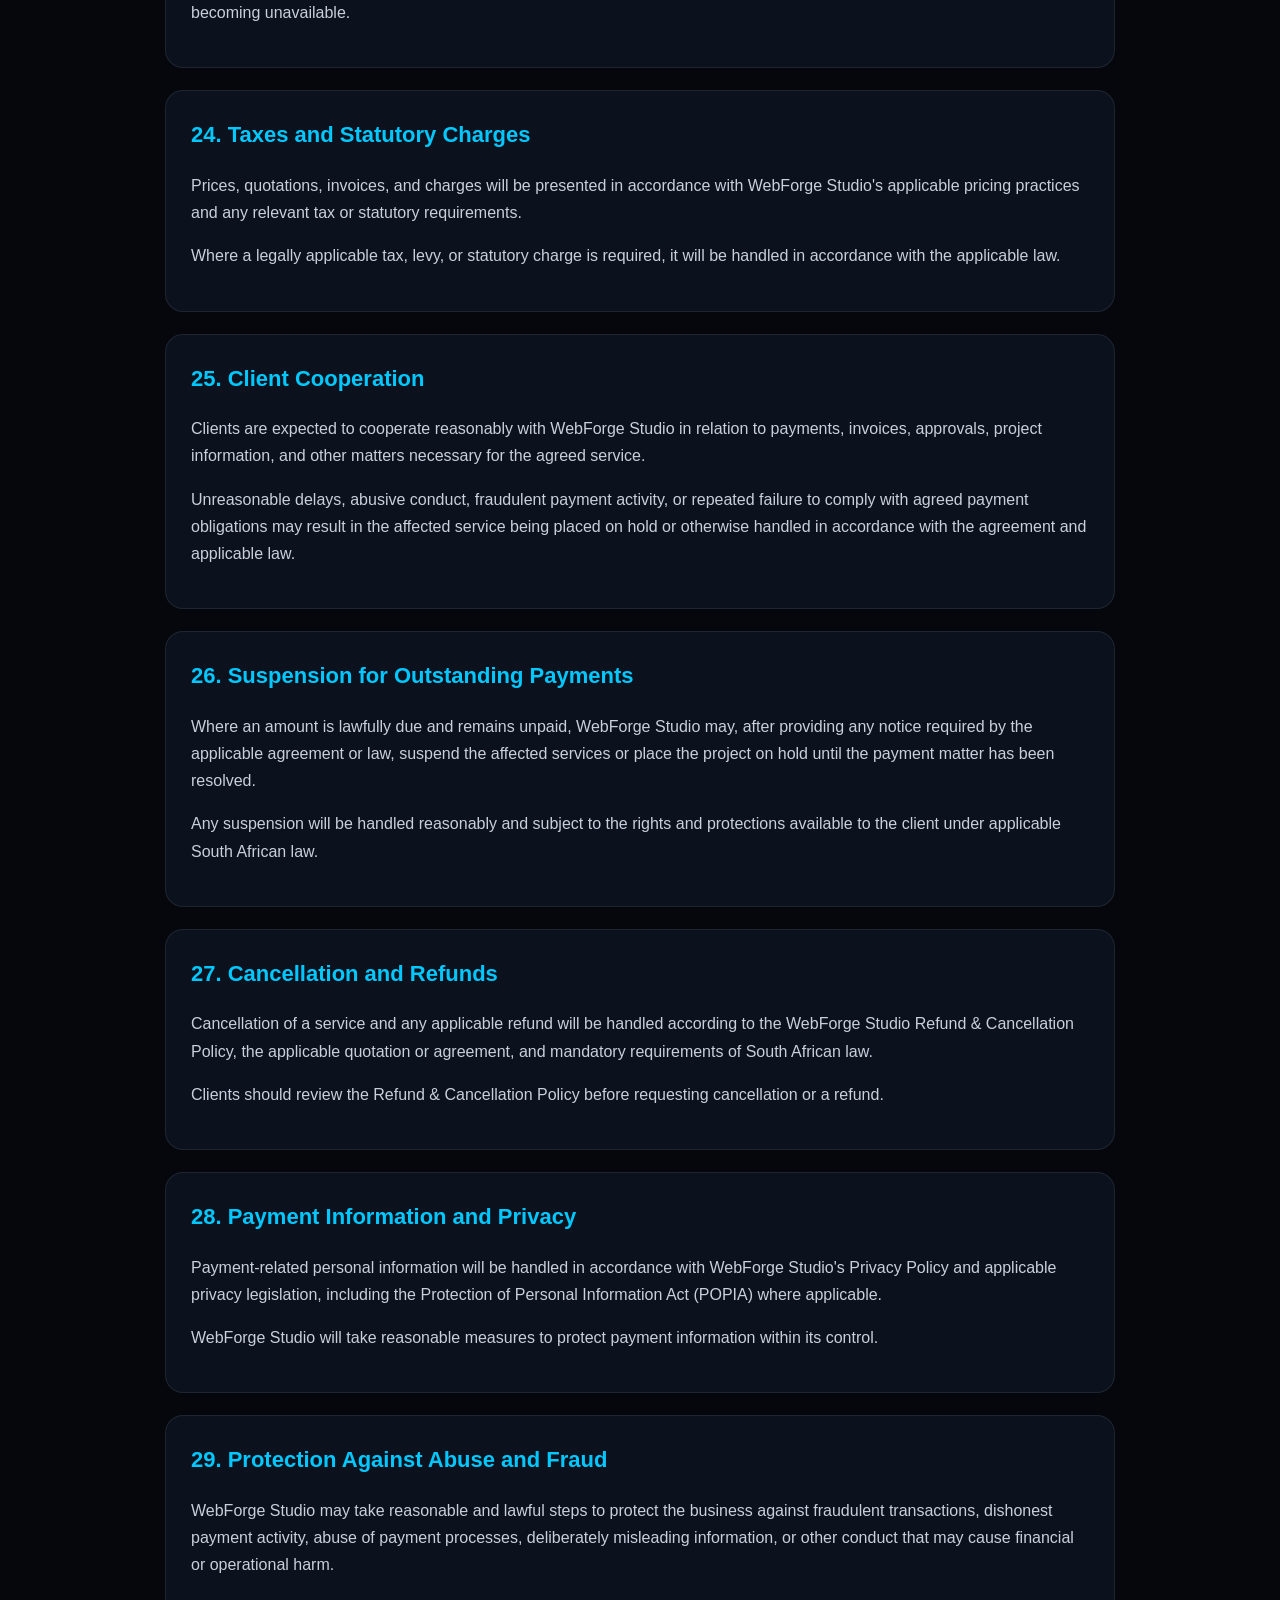
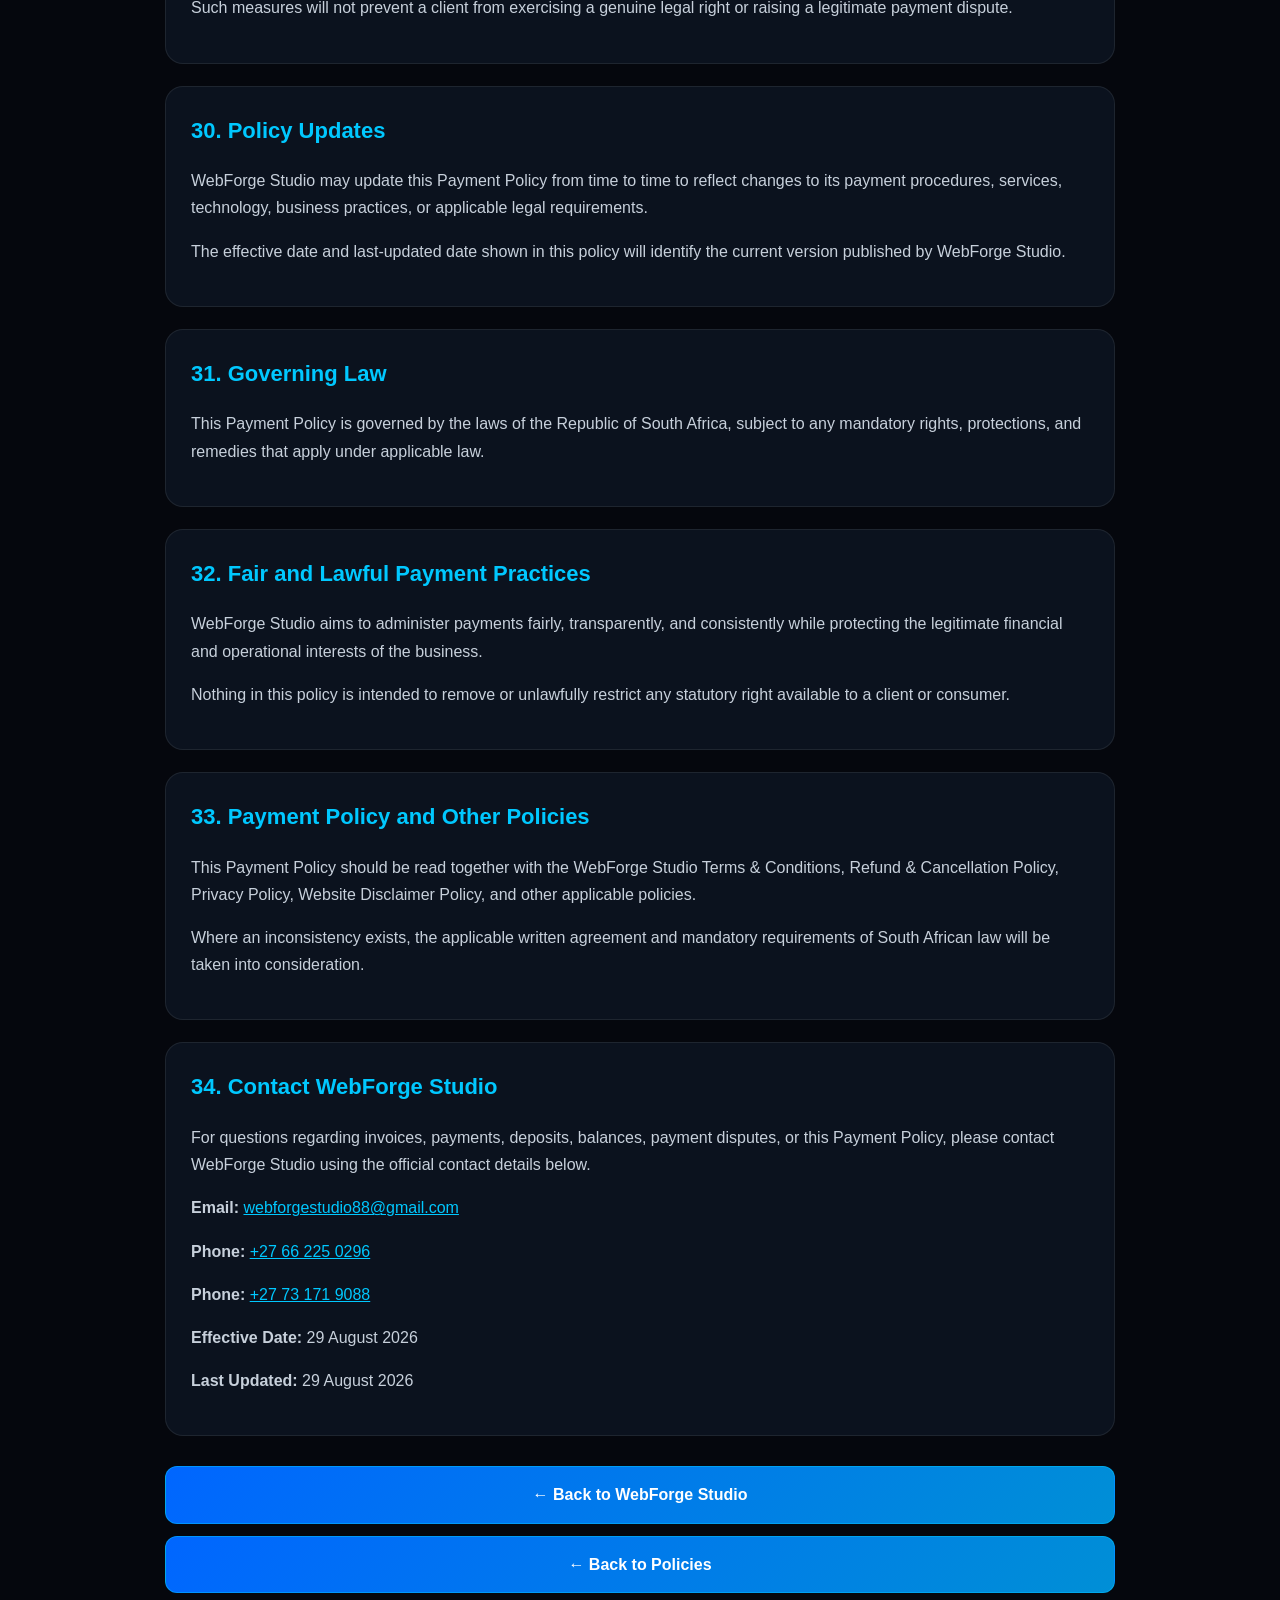
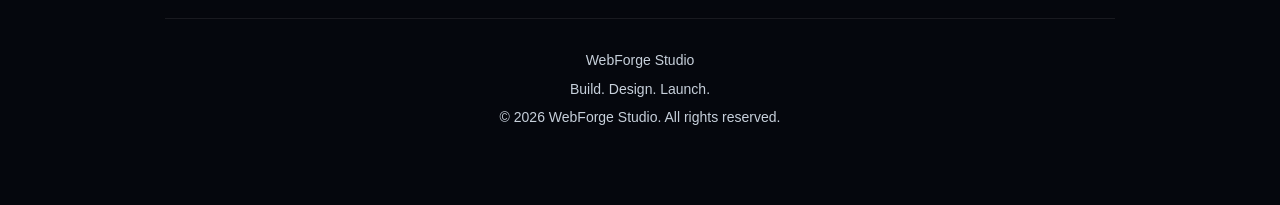
<file: policies/payment-policy.html>
<!DOCTYPE html>
<html lang="en">
<head>

<meta charset="UTF-8">
<meta name="viewport" content="width=device-width, initial-scale=1.0">

<title>WebForge Studio | Payment Policy</title>

<style>
:root {
    --black:#05070d;
    --blue:#0066ff;
    --cyan:#00c8ff;
    --white:#ffffff;
    --silver:#c7d0db;
    --border:rgba(0,153,255,0.35);
}

* {
    box-sizing:border-box;
}

html {
    scroll-behavior:smooth;
}

body {
    margin:0;
    padding:0;
    min-height:100vh;
    background:
        radial-gradient(
            circle at top,
            rgba(0,102,255,.14),
            transparent 35%
        ),
        var(--black);
    color:var(--white);
    font-family:Arial, Helvetica, sans-serif;
    line-height:1.7;
}

.container {
    width:92%;
    max-width:950px;
    margin:0 auto;
    padding:35px 0 45px;
}

.header {
    text-align:center;
    padding:30px 20px;
    background:rgba(13,20,32,.92);
    border:1px solid var(--border);
    border-radius:20px;
    box-shadow:0 0 30px rgba(0,102,255,.12);
}

.logo {
    display:block;
    width:150px;
    max-width:80%;
    height:auto;
    margin:0 auto 20px;
}

h1 {
    margin:0;
    color:var(--cyan);
    font-size:clamp(30px,7vw,46px);
    line-height:1.2;
}

.subtitle {
    margin:12px 0 0;
    color:var(--silver);
    font-size:15px;
}

.dates {
    margin-top:20px;
    color:var(--white);
    font-size:14px;
}

.policy-content {
    margin-top:25px;
}

.policy-section {
    margin-bottom:22px;
    padding:25px;
    background:rgba(13,20,32,.92);
    border:1px solid rgba(255,255,255,.08);
    border-radius:18px;
}

h2 {
    margin-top:0;
    color:var(--cyan);
    font-size:22px;
}

p {
    color:var(--silver);
}

a {
    color:var(--cyan);
}

.policy-navigation {
    display:flex;
    flex-direction:column;
    gap:12px;
    margin-top:30px;
}

.back-button {
    display:block;
    width:100%;
    padding:14px 18px;
    text-align:center;
    color:var(--white);
    background:linear-gradient(135deg,#0066ff,#008fd6);
    border:1px solid rgba(0,200,255,.45);
    border-radius:12px;
    text-decoration:none;
    font-weight:bold;
}

.back-button:hover {
    box-shadow:0 0 20px rgba(0,200,255,.25);
}

.footer {
    margin-top:25px;
    padding:25px 15px;
    text-align:center;
    border-top:1px solid rgba(255,255,255,.08);
}

.footer p {
    margin:5px 0;
    font-size:14px;
}

@media (max-width:600px) {

    .container {
        width:94%;
        padding-top:20px;
    }

    .header {
        padding:25px 15px;
    }

    .policy-section {
        padding:20px 17px;
    }

    h2 {
        font-size:20px;
    }

}

</style>

</head>

<body>

<div class="container">

<header class="header">

<img src="../images/blue.png"
     alt="WebForge Studio Logo"
     class="logo">

<h1>Payment Policy</h1>

<p class="subtitle">
WebForge Studio<br>
Build. Design. Launch.
</p>

<div class="dates">
<strong>Effective Date:</strong> 29 August 2026<br>
<strong>Last Updated:</strong> 29 August 2026
</div>

</header>
<main class="policy-content">

<section class="policy-section">

    <h2>1. Payment Requirements</h2>

    <p>
        WebForge Studio requires the applicable payment specified in the
        quotation, package, invoice, or written agreement before the relevant
        stage of a project or service is commenced.
    </p>

    <p>
        Unless a different arrangement has been expressly agreed in writing,
        a client is required to pay a 50% upfront deposit before WebForge
        Studio begins work on a new project.
    </p>

</section>


<section class="policy-section">

    <h2>2. Upfront Deposit</h2>

    <p>
        The upfront deposit confirms the client's intention to proceed and
        allows WebForge Studio to allocate resources and commence the agreed
        work.
    </p>

    <p>
        The deposit will be treated in accordance with the applicable
        quotation, agreement, cancellation terms, refund policy, and
        applicable South African law.
    </p>

</section>


<section class="policy-section">

    <h2>3. Balance of Payment</h2>

    <p>
        Unless otherwise agreed in writing, the remaining balance becomes
        payable according to the payment schedule stated in the applicable
        quotation, invoice, or agreement.
    </p>

    <p>
        WebForge Studio may delay final delivery, publication, transfer, or
        completion of services where an amount that is lawfully due remains
        unpaid, subject to applicable law.
    </p>

</section>


<section class="policy-section">

    <h2>4. Accepted Payment Methods</h2>

    <p>
        WebForge Studio will communicate the available payment method or
        payment details to the client through the applicable quotation,
        invoice, written communication, or other authorised business channel.
    </p>

    <p>
        Clients should use only payment details officially supplied or
        confirmed by WebForge Studio.
    </p>

</section>


<section class="policy-section">

    <h2>5. Proof of Payment</h2>

    <p>
        WebForge Studio may request reasonable proof of payment where payment
        has been made but has not yet been reflected in the applicable
        account or payment records.
    </p>

    <p>
        A payment will be treated as received once it has been successfully
        confirmed by WebForge Studio or the relevant payment provider,
        subject to applicable processing times.
    </p>

</section>
<section class="policy-section">

    <h2>6. Project Commencement</h2>

    <p>
        Work will generally commence after the required upfront payment has
        been received and the information, content, access credentials,
        approvals, and other materials reasonably required to begin the
        project have been provided.
    </p>

    <p>
        WebForge Studio is not required to commence work where the required
        payment or essential project information has not been received.
    </p>

</section>


<section class="policy-section">

    <h2>7. Payment Deadlines</h2>

    <p>
        Clients are responsible for making payments by the deadlines stated
        in the applicable quotation, invoice, or written agreement.
    </p>

    <p>
        Where no specific deadline is stated, payment is due within the period
        communicated by WebForge Studio or otherwise required by the
        applicable agreement and law.
    </p>

</section>


<section class="policy-section">

    <h2>8. Late Payment</h2>

    <p>
        Where an amount is lawfully due and remains unpaid after the applicable
        payment deadline, WebForge Studio may provide reasonable notice
        requesting payment.
    </p>

    <p>
        Subject to the applicable agreement and South African law, WebForge
        Studio may suspend affected services or place a project on hold until
        the outstanding amount is resolved.
    </p>

</section>


<section class="policy-section">

    <h2>9. Project Suspension for Non-Payment</h2>

    <p>
        Where a client fails to make a required payment, WebForge Studio may
        temporarily suspend work on the affected project after giving any
        notice required by law or the applicable agreement.
    </p>

    <p>
        Any resulting change to the project timeline may be taken into account
        when work resumes.
    </p>

</section>


<section class="policy-section">

    <h2>10. Additional Work</h2>

    <p>
        Work outside the agreed scope may require an additional quotation,
        fee, or written approval before the additional work is performed.
    </p>

    <p>
        WebForge Studio will not intentionally treat an unrequested
        additional service as part of the original agreed price without
        appropriate communication and agreement.
    </p>

</section>
<section class="policy-section">

    <h2>11. Changes to Project Scope</h2>

    <p>
        Material changes to the agreed project scope may affect the total
        price, delivery timeframe, or payment schedule.
    </p>

    <p>
        Where a scope change results in additional charges, WebForge Studio
        may provide the client with the applicable additional cost before
        proceeding with the changed work.
    </p>

</section>


<section class="policy-section">

    <h2>12. Third-Party Costs</h2>

    <p>
        Certain projects may require third-party services such as domain
        registration, hosting, software licences, plugins, subscriptions,
        payment gateways, or other external services.
    </p>

    <p>
        Where such costs are the client's responsibility, they may be
        charged separately or included in the applicable quotation as
        communicated to the client.
    </p>

</section>


<section class="policy-section">

    <h2>13. Payment Processing Fees</h2>

    <p>
        Where a payment provider or financial institution applies a
        transaction, processing, currency conversion, or other legitimate
        fee, responsibility for that fee will depend on the applicable
        quotation, agreement, payment method, and applicable law.
    </p>

</section>


<section class="policy-section">

    <h2>14. Invoices and Records</h2>

    <p>
        WebForge Studio may issue quotations, invoices, receipts, payment
        confirmations, or other reasonable payment records for services
        provided.
    </p>

    <p>
        Clients should retain their payment records and notify WebForge
        Studio promptly if they believe a payment record contains an error.
    </p>

</section>


<section class="policy-section">

    <h2>15. Payment Disputes</h2>

    <p>
        If a client believes that an invoice, payment amount, or payment
        record is incorrect, the client should contact WebForge Studio as
        soon as reasonably possible and provide the relevant details.
    </p>

    <p>
        WebForge Studio will make reasonable efforts to investigate genuine
        payment disputes and correct confirmed errors where appropriate.
    </p>

</section>
<section class="policy-section">

    <h2>16. Incorrect Payments</h2>

    <p>
        If a client accidentally makes an incorrect payment, including an
        overpayment or payment to an incorrect WebForge Studio payment
        destination, the client should notify WebForge Studio as soon as
        reasonably possible.
    </p>

    <p>
        WebForge Studio will make reasonable efforts to investigate and
        resolve confirmed payment errors in accordance with the applicable
        agreement and South African law.
    </p>

</section>


<section class="policy-section">

    <h2>17. Unauthorised or Fraudulent Payments</h2>

    <p>
        WebForge Studio may investigate payments that appear to be
        unauthorised, fraudulent, suspicious, reversed, or otherwise
        irregular.
    </p>

    <p>
        Where reasonably necessary, WebForge Studio may temporarily suspend
        the affected project, service, account, delivery, or transaction
        while the matter is investigated.
    </p>

</section>


<section class="policy-section">

    <h2>18. Reversed or Failed Payments</h2>

    <p>
        If a payment is reversed, cancelled, rejected, charged back, or
        otherwise fails after being treated as received, WebForge Studio may
        request resolution of the outstanding amount before continuing the
        affected service, subject to applicable law.
    </p>

    <p>
        Any legitimate payment-provider investigation or dispute process may
        also apply.
    </p>

</section>


<section class="policy-section">

    <h2>19. Chargebacks and Payment Disputes</h2>

    <p>
        Clients should contact WebForge Studio directly where they have a
        genuine concern regarding a payment, invoice, or service charge so
        that the matter can be investigated and resolved where possible.
    </p>

    <p>
        WebForge Studio reserves the right to provide relevant transaction,
        invoice, communication, and service records to a payment provider,
        financial institution, or other authorised party where reasonably
        necessary to respond to a disputed transaction or protect the
        business against fraud.
    </p>

</section>


<section class="policy-section">

    <h2>20. No Payment for Unauthorised Additional Work</h2>

    <p>
        WebForge Studio will communicate material additional charges before
        carrying out additional work where reasonably practicable.
    </p>

    <p>
        Clients are not expected to pay for work that was neither agreed nor
        reasonably authorised, except where the applicable agreement or law
        provides otherwise.
    </p>

</section>
<section class="policy-section">

    <h2>21. Payment and Project Ownership</h2>

    <p>
        Payment for a service does not automatically transfer ownership of
        every component, source file, licence, third-party asset, software
        component, or intellectual property used in producing the project.
    </p>

    <p>
        Ownership and permitted use of final deliverables will be determined
        by the applicable quotation, agreement, intellectual property terms,
        and applicable South African law.
    </p>

</section>


<section class="policy-section">

    <h2>22. Final Delivery and Outstanding Amounts</h2>

    <p>
        Where a final balance is lawfully due before final delivery, WebForge
        Studio may withhold final delivery or publication until the required
        payment has been received and confirmed, subject to the client's
        statutory rights.
    </p>

    <p>
        This provision does not remove any right or remedy that cannot
        lawfully be excluded.
    </p>

</section>


<section class="policy-section">

    <h2>23. Hosting, Domains, and Subscriptions</h2>

    <p>
        Recurring services such as hosting, domain registration, software
        subscriptions, plugins, licences, maintenance plans, or other
        continuing services may require separate or recurring payments as
        stated in the applicable agreement.
    </p>

    <p>
        Failure to maintain a required recurring payment may result in the
        relevant third-party service expiring, being suspended, or becoming
        unavailable.
    </p>

</section>


<section class="policy-section">

    <h2>24. Taxes and Statutory Charges</h2>

    <p>
        Prices, quotations, invoices, and charges will be presented in
        accordance with WebForge Studio's applicable pricing practices and
        any relevant tax or statutory requirements.
    </p>

    <p>
        Where a legally applicable tax, levy, or statutory charge is required,
        it will be handled in accordance with the applicable law.
    </p>

</section>


<section class="policy-section">

    <h2>25. Client Cooperation</h2>

    <p>
        Clients are expected to cooperate reasonably with WebForge Studio in
        relation to payments, invoices, approvals, project information, and
        other matters necessary for the agreed service.
    </p>

    <p>
        Unreasonable delays, abusive conduct, fraudulent payment activity, or
        repeated failure to comply with agreed payment obligations may result
        in the affected service being placed on hold or otherwise handled in
        accordance with the agreement and applicable law.
    </p>

</section>
<section class="policy-section">

    <h2>26. Suspension for Outstanding Payments</h2>

    <p>
        Where an amount is lawfully due and remains unpaid, WebForge Studio
        may, after providing any notice required by the applicable agreement
        or law, suspend the affected services or place the project on hold
        until the payment matter has been resolved.
    </p>

    <p>
        Any suspension will be handled reasonably and subject to the rights
        and protections available to the client under applicable South
        African law.
    </p>

</section>


<section class="policy-section">

    <h2>27. Cancellation and Refunds</h2>

    <p>
        Cancellation of a service and any applicable refund will be handled
        according to the WebForge Studio Refund &amp; Cancellation Policy,
        the applicable quotation or agreement, and mandatory requirements of
        South African law.
    </p>

    <p>
        Clients should review the Refund &amp; Cancellation Policy before
        requesting cancellation or a refund.
    </p>

</section>


<section class="policy-section">

    <h2>28. Payment Information and Privacy</h2>

    <p>
        Payment-related personal information will be handled in accordance
        with WebForge Studio's Privacy Policy and applicable privacy
        legislation, including the Protection of Personal Information Act
        (POPIA) where applicable.
    </p>

    <p>
        WebForge Studio will take reasonable measures to protect payment
        information within its control.
    </p>

</section>


<section class="policy-section">

    <h2>29. Protection Against Abuse and Fraud</h2>

    <p>
        WebForge Studio may take reasonable and lawful steps to protect the
        business against fraudulent transactions, dishonest payment
        activity, abuse of payment processes, deliberately misleading
        information, or other conduct that may cause financial or operational
        harm.
    </p>

    <p>
        Such measures will not prevent a client from exercising a genuine
        legal right or raising a legitimate payment dispute.
    </p>

</section>


<section class="policy-section">

    <h2>30. Policy Updates</h2>

    <p>
        WebForge Studio may update this Payment Policy from time to time to
        reflect changes to its payment procedures, services, technology,
        business practices, or applicable legal requirements.
    </p>

    <p>
        The effective date and last-updated date shown in this policy will
        identify the current version published by WebForge Studio.
    </p>

</section>
<section class="policy-section">

    <h2>31. Governing Law</h2>

    <p>
        This Payment Policy is governed by the laws of the Republic of South
        Africa, subject to any mandatory rights, protections, and remedies
        that apply under applicable law.
    </p>

</section>


<section class="policy-section">

    <h2>32. Fair and Lawful Payment Practices</h2>

    <p>
        WebForge Studio aims to administer payments fairly, transparently,
        and consistently while protecting the legitimate financial and
        operational interests of the business.
    </p>

    <p>
        Nothing in this policy is intended to remove or unlawfully restrict
        any statutory right available to a client or consumer.
    </p>

</section>


<section class="policy-section">

    <h2>33. Payment Policy and Other Policies</h2>

    <p>
        This Payment Policy should be read together with the WebForge Studio
        Terms &amp; Conditions, Refund &amp; Cancellation Policy, Privacy
        Policy, Website Disclaimer Policy, and other applicable policies.
    </p>

    <p>
        Where an inconsistency exists, the applicable written agreement and
        mandatory requirements of South African law will be taken into
        consideration.
    </p>

</section>


<section class="policy-section">

    <h2>34. Contact WebForge Studio</h2>

    <p>
        For questions regarding invoices, payments, deposits, balances,
        payment disputes, or this Payment Policy, please contact WebForge
        Studio using the official contact details below.
    </p>

    <p>
        <strong>Email:</strong>
        <a href="mailto:webforgestudio88@gmail.com">
            webforgestudio88@gmail.com
        </a>
    </p>

    <p>
        <strong>Phone:</strong>
        <a href="tel:+27662250296">
            +27 66 225 0296
        </a>
    </p>

    <p>
        <strong>Phone:</strong>
        <a href="tel:+27731719088">
            +27 73 171 9088
        </a>
    </p>

    <p>
        <strong>Effective Date:</strong>
        29 August 2026
    </p>

    <p>
        <strong>Last Updated:</strong>
        29 August 2026
    </p>

</section>


<div class="policy-navigation">

    <a href="../index.html" class="back-button">
        ← Back to WebForge Studio
    </a>

    <a href="index.html" class="back-button">
        ← Back to Policies
    </a>

</div>


<footer class="footer">

    <p>
        WebForge Studio
    </p>

    <p>
        Build. Design. Launch.
    </p>

    <p>
        © 2026 WebForge Studio. All rights reserved.
    </p>

</footer>

</div>

</body>
</html>
</file>
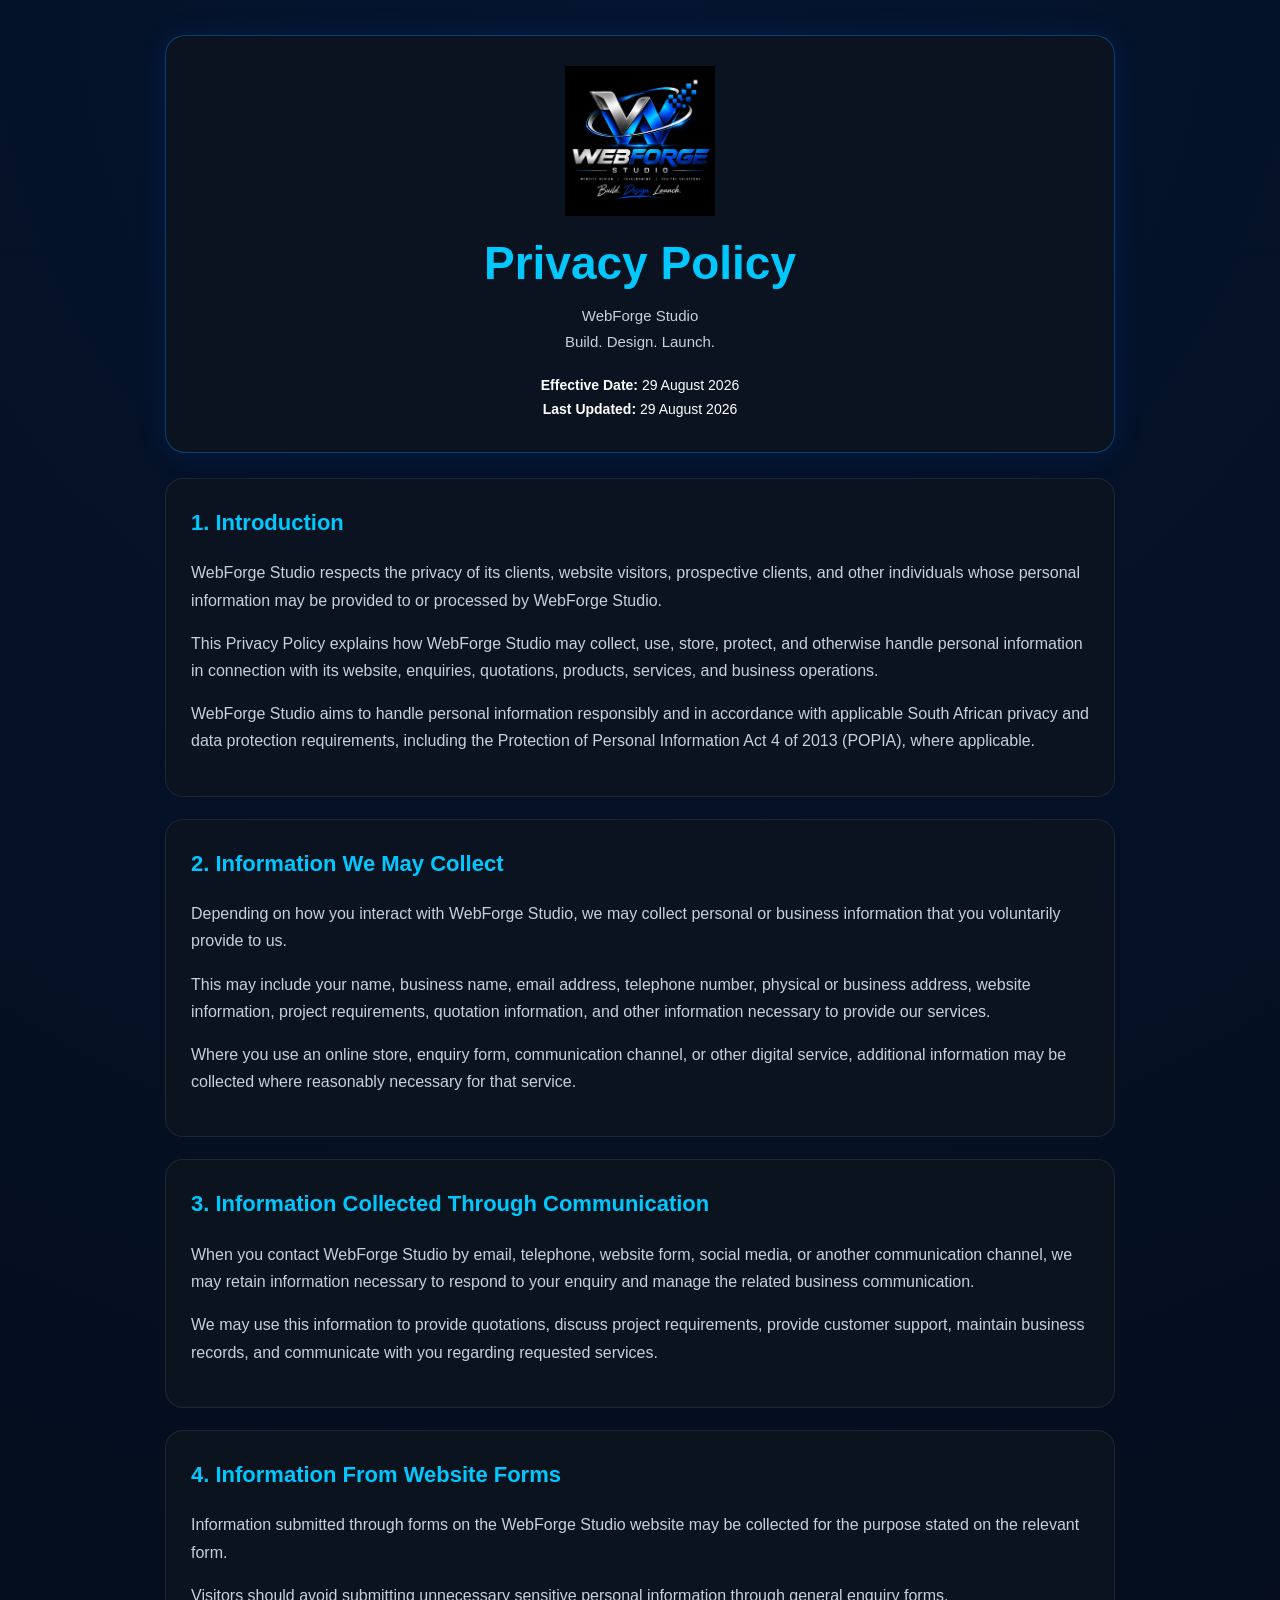
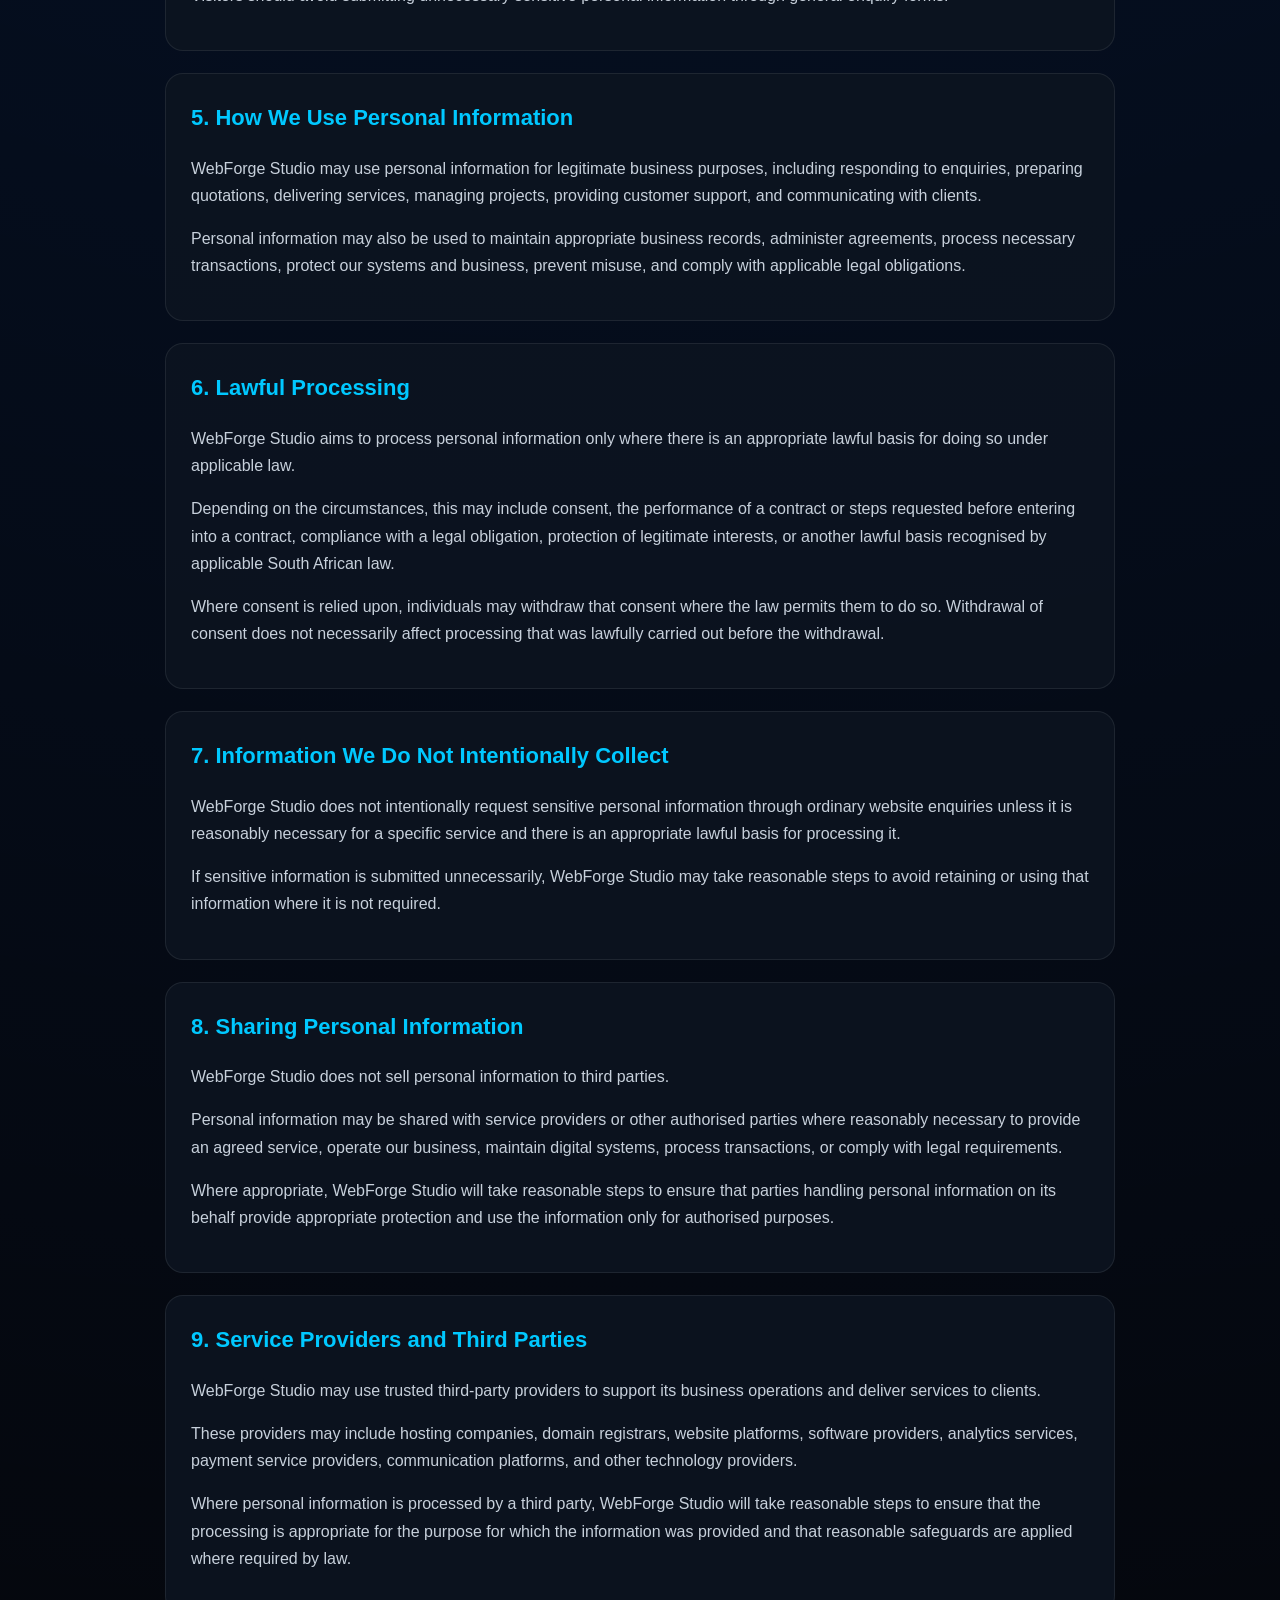
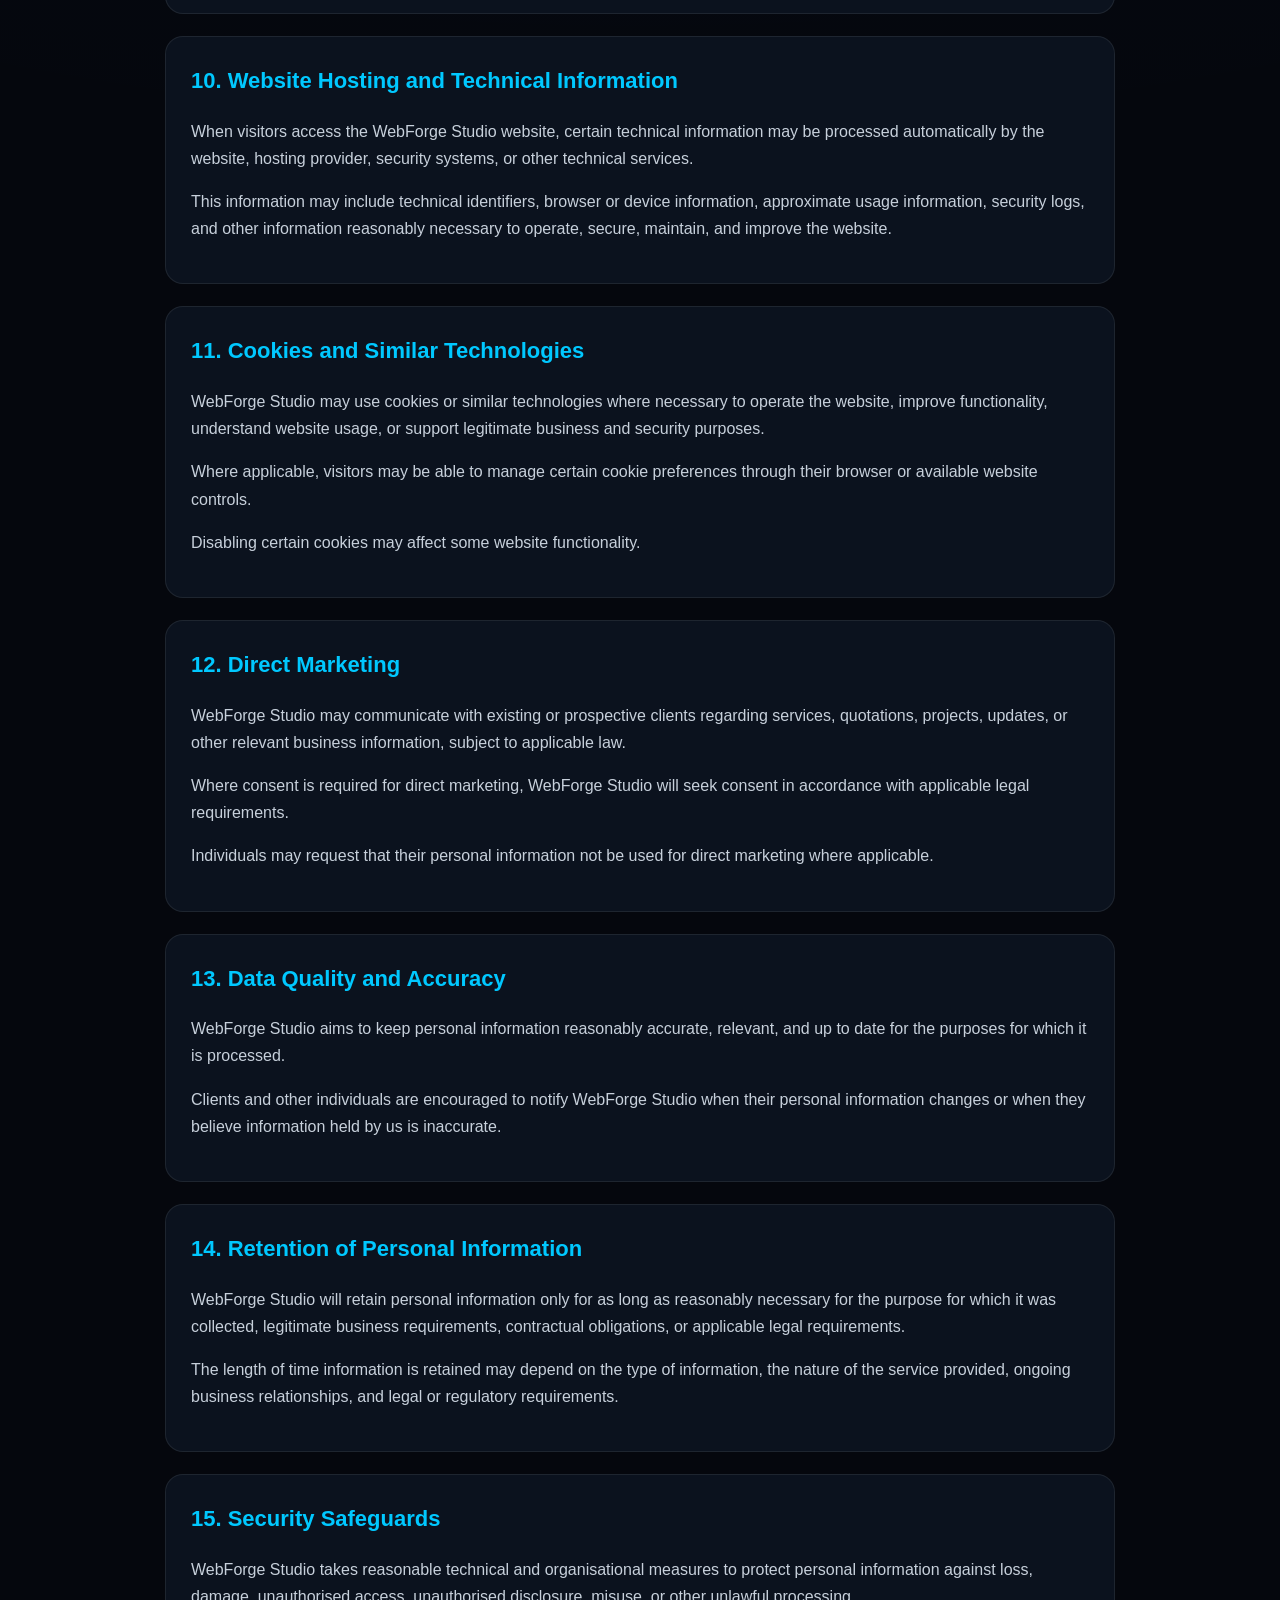
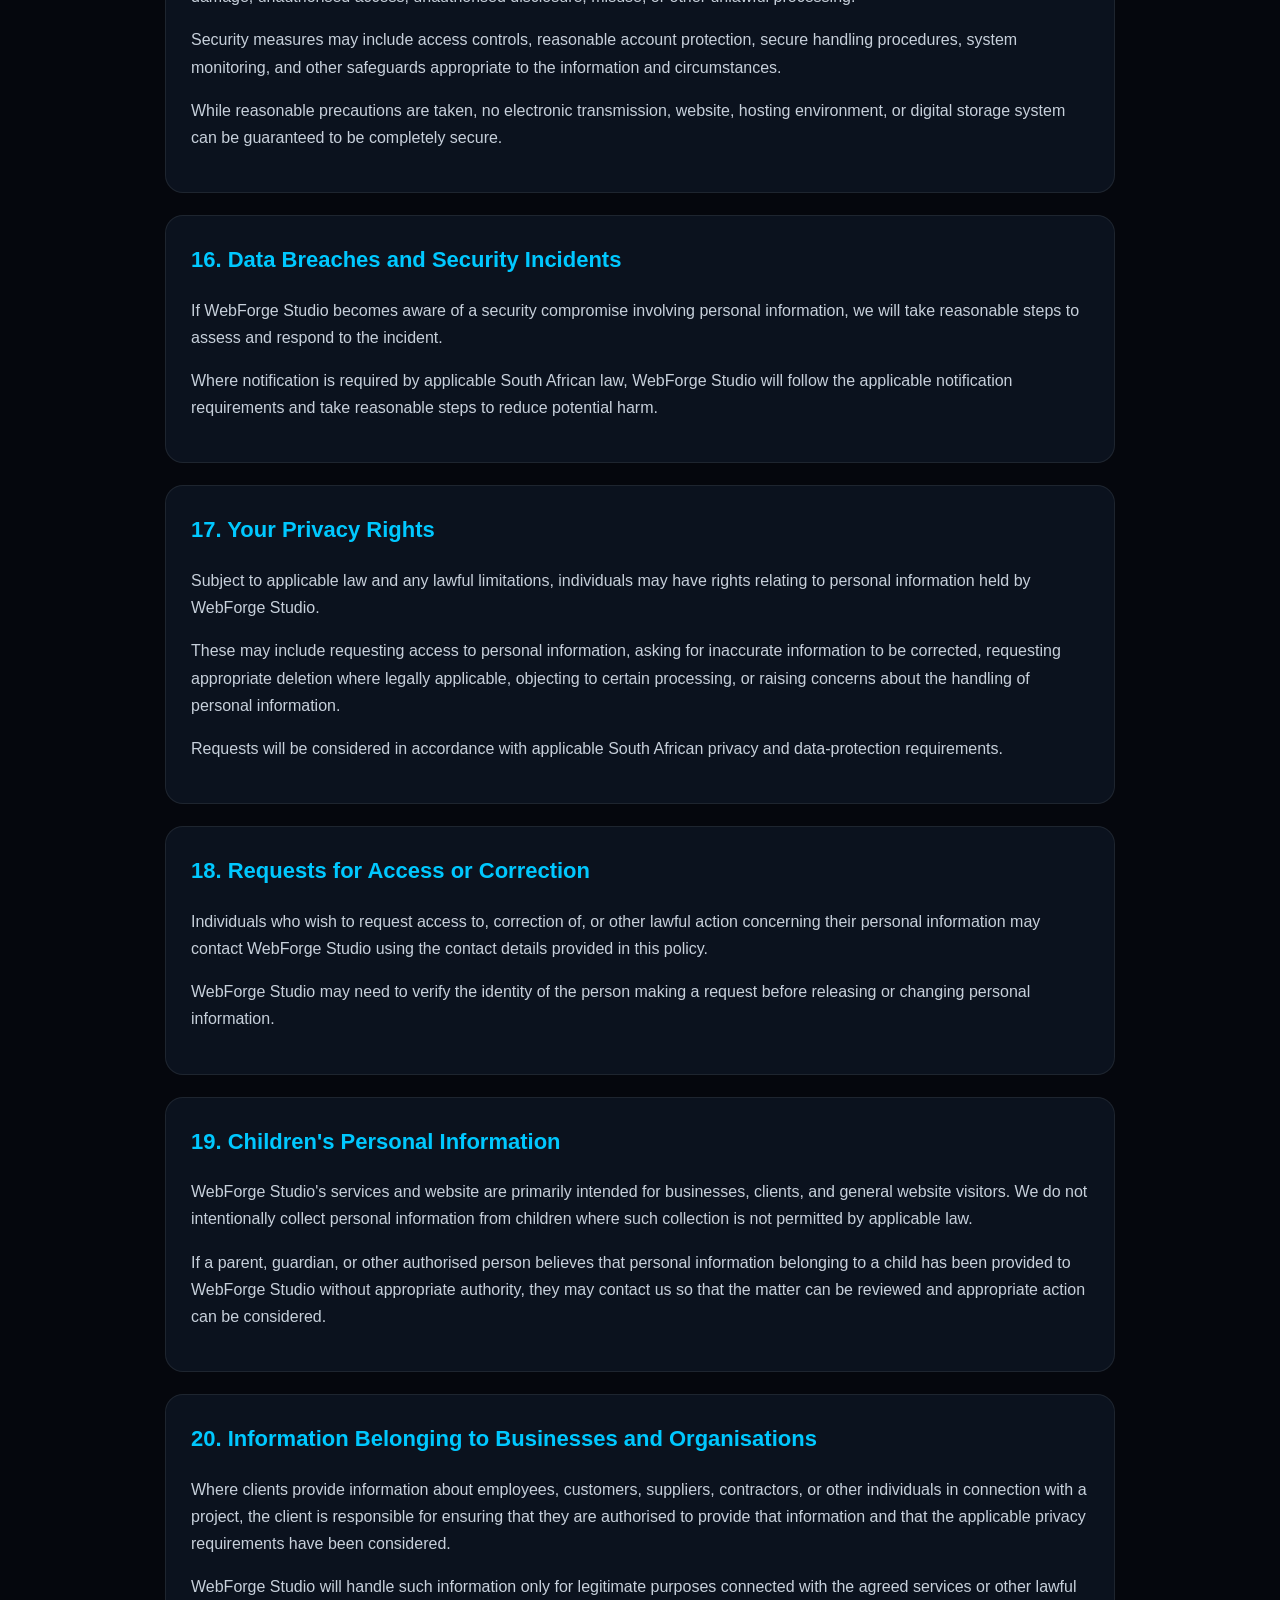
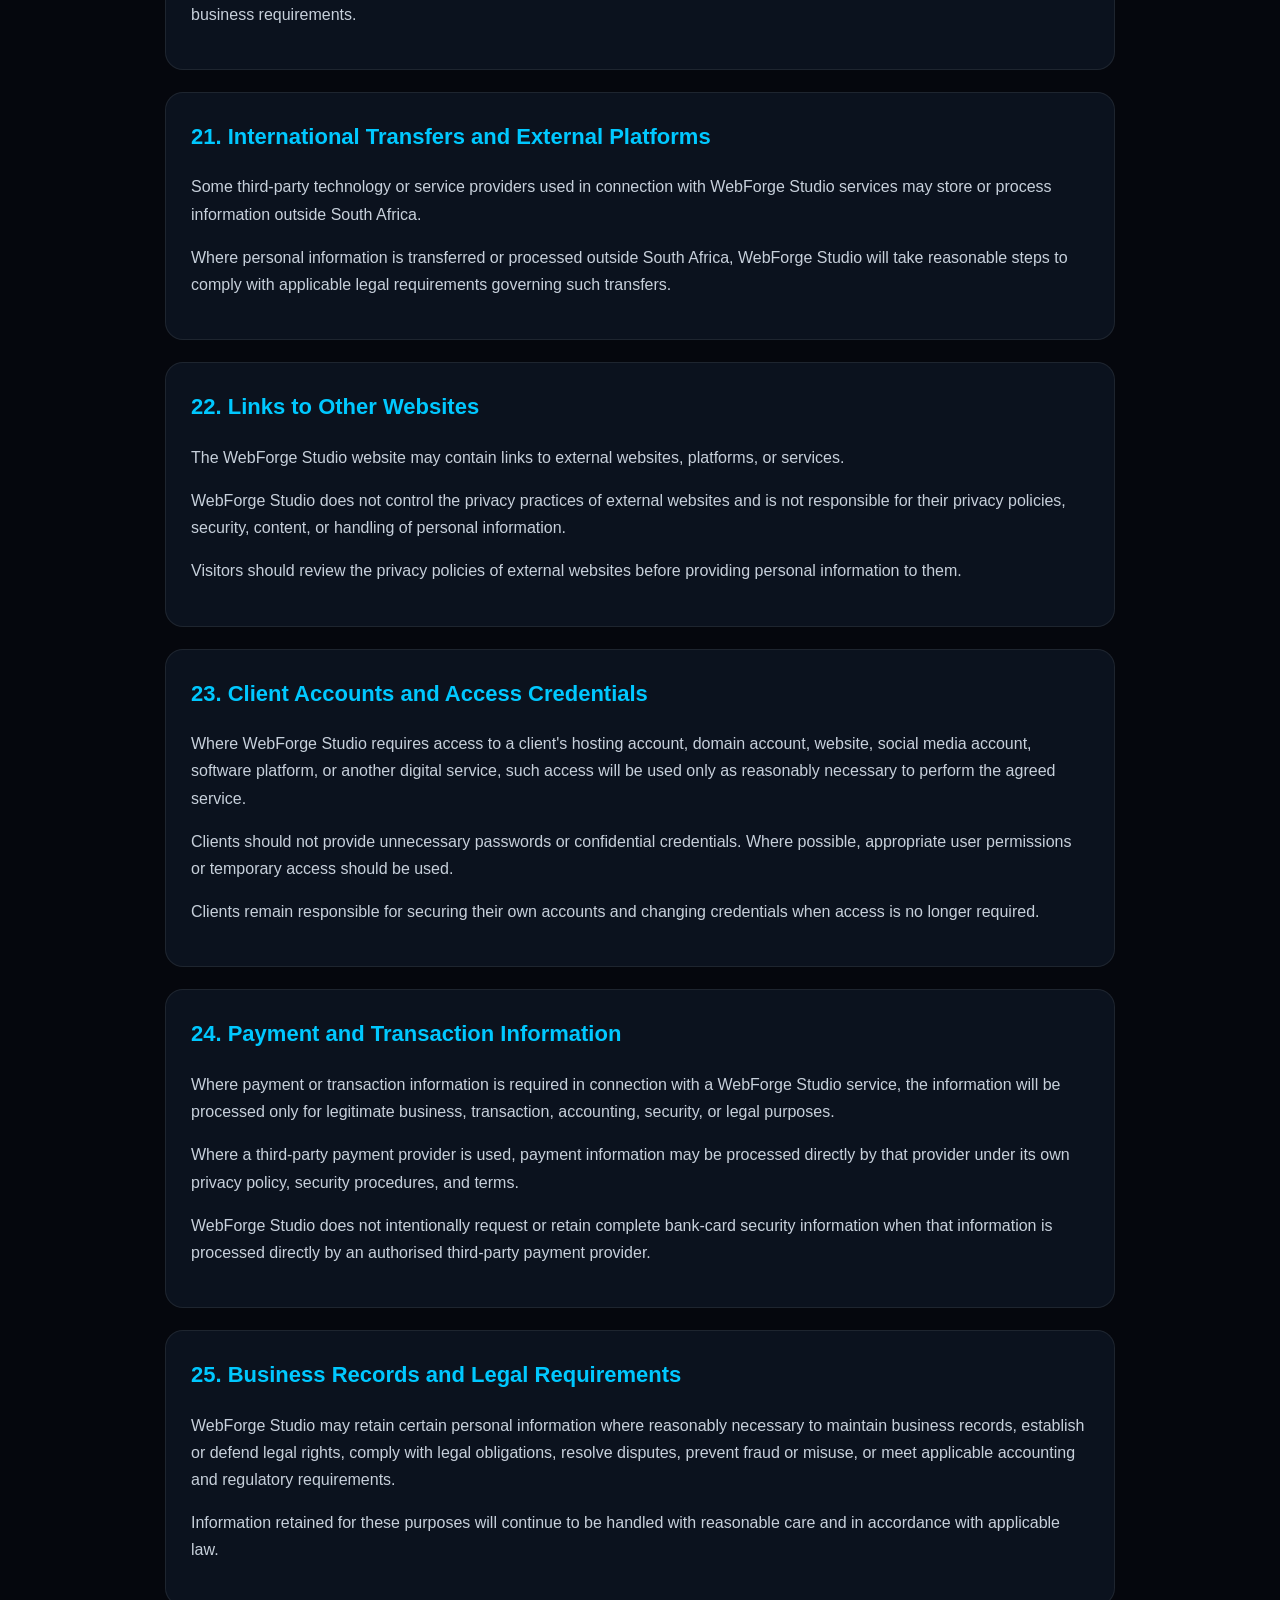
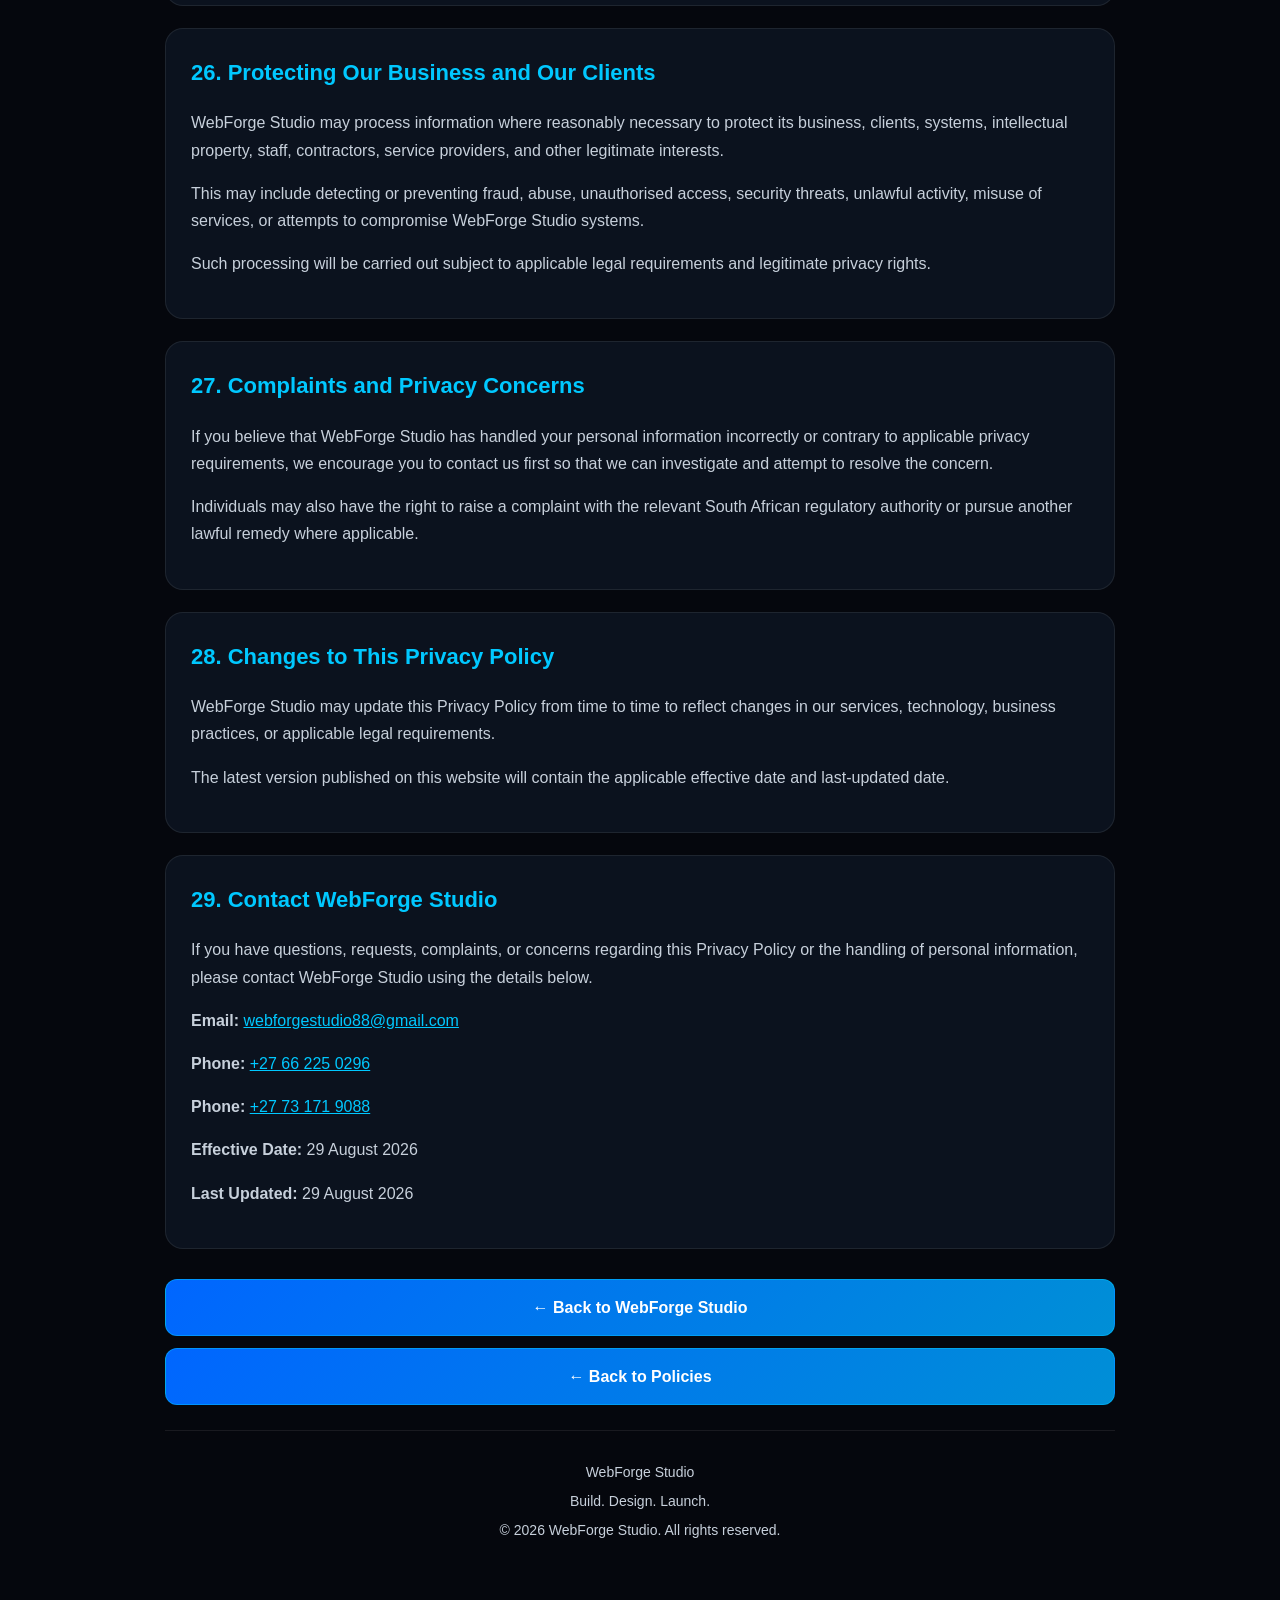
<file: policies/privacy-policy.html>
<!DOCTYPE html>
<html lang="en">
<head>
<meta charset="UTF-8">
<meta name="viewport" content="width=device-width, initial-scale=1.0">

<title>WebForge Studio | Privacy Policy</title>

<style>
:root {
    --black: #05070d;
    --blue: #0066ff;
    --cyan: #00c8ff;
    --white: #ffffff;
    --silver: #c7d0db;
    --card: #0d1420;
    --border: rgba(0, 153, 255, 0.35);
}

* {
    box-sizing: border-box;
}

html {
    scroll-behavior: smooth;
}

body {
    margin: 0;
    padding: 0;
    min-height: 100vh;
    background:
        radial-gradient(circle at top, rgba(0, 102, 255, 0.14), transparent 35%),
        var(--black);
    color: var(--white);
    font-family: Arial, Helvetica, sans-serif;
    line-height: 1.7;
}

.container {
    width: 92%;
    max-width: 950px;
    margin: 0 auto;
    padding: 35px 0 45px;
}

.header {
    text-align: center;
    padding: 30px 20px;
    background: rgba(13, 20, 32, 0.92);
    border: 1px solid var(--border);
    border-radius: 20px;
    box-shadow: 0 0 30px rgba(0, 102, 255, 0.12);
}

.logo {
    display: block;
    width: 150px;
    max-width: 80%;
    height: auto;
    margin: 0 auto 20px;
}

h1 {
    margin: 0;
    color: var(--cyan);
    font-size: clamp(30px, 7vw, 46px);
    line-height: 1.2;
}

.subtitle {
    margin: 12px 0 0;
    color: var(--silver);
    font-size: 15px;
}

.dates {
    margin-top: 20px;
    color: var(--white);
    font-size: 14px;
}

.policy-content {
    margin-top: 25px;
}

.policy-section {
    margin-bottom: 22px;
    padding: 25px;
    background: rgba(13, 20, 32, 0.92);
    border: 1px solid rgba(255, 255, 255, 0.08);
    border-radius: 18px;
}

h2 {
    margin-top: 0;
    color: var(--cyan);
    font-size: 22px;
}

p {
    color: var(--silver);
}

a {
    color: var(--cyan);
}

.policy-navigation {
    display: flex;
    flex-direction: column;
    gap: 12px;
    margin-top: 30px;
}

.back-button {
    display: block;
    width: 100%;
    padding: 14px 18px;
    text-align: center;
    color: var(--white);
    background: linear-gradient(135deg, #0066ff, #008fd6);
    border: 1px solid rgba(0, 200, 255, 0.45);
    border-radius: 12px;
    text-decoration: none;
    font-weight: bold;
    transition: transform 0.2s ease, box-shadow 0.2s ease;
}

.back-button:hover {
    transform: translateY(-2px);
    box-shadow: 0 0 20px rgba(0, 200, 255, 0.25);
}

.footer {
    margin-top: 25px;
    padding: 25px 15px;
    text-align: center;
    border-top: 1px solid rgba(255, 255, 255, 0.08);
}

.footer p {
    margin: 5px 0;
    font-size: 14px;
}

@media (max-width: 600px) {
    .container {
        width: 94%;
        padding-top: 20px;
    }

    .header {
        padding: 25px 15px;
    }

    .policy-section {
        padding: 20px 17px;
    }

    h2 {
        font-size: 20px;
    }
}
</style>
</head>

<body>

<div class="container">

<header class="header">

<img src="../images/blue.png"
     alt="WebForge Studio Logo"
     class="logo">

<h1>Privacy Policy</h1>

<p class="subtitle">
WebForge Studio<br>
Build. Design. Launch.
</p>

<div class="dates">
<strong>Effective Date:</strong> 29 August 2026<br>
<strong>Last Updated:</strong> 29 August 2026
</div>

</header>
<main class="policy-content">

<section class="policy-section">

    <h2>1. Introduction</h2>

    <p>
        WebForge Studio respects the privacy of its clients, website visitors,
        prospective clients, and other individuals whose personal information
        may be provided to or processed by WebForge Studio.
    </p>

    <p>
        This Privacy Policy explains how WebForge Studio may collect, use,
        store, protect, and otherwise handle personal information in
        connection with its website, enquiries, quotations, products,
        services, and business operations.
    </p>

    <p>
        WebForge Studio aims to handle personal information responsibly and
        in accordance with applicable South African privacy and data
        protection requirements, including the Protection of Personal
        Information Act 4 of 2013 (POPIA), where applicable.
    </p>

</section>


<section class="policy-section">

    <h2>2. Information We May Collect</h2>

    <p>
        Depending on how you interact with WebForge Studio, we may collect
        personal or business information that you voluntarily provide to us.
    </p>

    <p>
        This may include your name, business name, email address, telephone
        number, physical or business address, website information, project
        requirements, quotation information, and other information necessary
        to provide our services.
    </p>

    <p>
        Where you use an online store, enquiry form, communication channel,
        or other digital service, additional information may be collected
        where reasonably necessary for that service.
    </p>

</section>


<section class="policy-section">

    <h2>3. Information Collected Through Communication</h2>

    <p>
        When you contact WebForge Studio by email, telephone, website form,
        social media, or another communication channel, we may retain
        information necessary to respond to your enquiry and manage the
        related business communication.
    </p>

    <p>
        We may use this information to provide quotations, discuss project
        requirements, provide customer support, maintain business records,
        and communicate with you regarding requested services.
    </p>

</section>


<section class="policy-section">

    <h2>4. Information From Website Forms</h2>

    <p>
        Information submitted through forms on the WebForge Studio website
        may be collected for the purpose stated on the relevant form.
    </p>

    <p>
        Visitors should avoid submitting unnecessary sensitive personal
        information through general enquiry forms.
    </p>

</section>
<section class="policy-section">

    <h2>5. How We Use Personal Information</h2>

    <p>
        WebForge Studio may use personal information for legitimate business
        purposes, including responding to enquiries, preparing quotations,
        delivering services, managing projects, providing customer support,
        and communicating with clients.
    </p>

    <p>
        Personal information may also be used to maintain appropriate business
        records, administer agreements, process necessary transactions,
        protect our systems and business, prevent misuse, and comply with
        applicable legal obligations.
    </p>

</section>


<section class="policy-section">

    <h2>6. Lawful Processing</h2>

    <p>
        WebForge Studio aims to process personal information only where there
        is an appropriate lawful basis for doing so under applicable law.
    </p>

    <p>
        Depending on the circumstances, this may include consent, the
        performance of a contract or steps requested before entering into a
        contract, compliance with a legal obligation, protection of
        legitimate interests, or another lawful basis recognised by
        applicable South African law.
    </p>

    <p>
        Where consent is relied upon, individuals may withdraw that consent
        where the law permits them to do so. Withdrawal of consent does not
        necessarily affect processing that was lawfully carried out before
        the withdrawal.
    </p>

</section>


<section class="policy-section">

    <h2>7. Information We Do Not Intentionally Collect</h2>

    <p>
        WebForge Studio does not intentionally request sensitive personal
        information through ordinary website enquiries unless it is
        reasonably necessary for a specific service and there is an
        appropriate lawful basis for processing it.
    </p>

    <p>
        If sensitive information is submitted unnecessarily, WebForge Studio
        may take reasonable steps to avoid retaining or using that information
        where it is not required.
    </p>

</section>


<section class="policy-section">

    <h2>8. Sharing Personal Information</h2>

    <p>
        WebForge Studio does not sell personal information to third parties.
    </p>

    <p>
        Personal information may be shared with service providers or other
        authorised parties where reasonably necessary to provide an agreed
        service, operate our business, maintain digital systems, process
        transactions, or comply with legal requirements.
    </p>

    <p>
        Where appropriate, WebForge Studio will take reasonable steps to
        ensure that parties handling personal information on its behalf
        provide appropriate protection and use the information only for
        authorised purposes.
    </p>

</section>
<section class="policy-section">

    <h2>9. Service Providers and Third Parties</h2>

    <p>
        WebForge Studio may use trusted third-party providers to support its
        business operations and deliver services to clients.
    </p>

    <p>
        These providers may include hosting companies, domain registrars,
        website platforms, software providers, analytics services, payment
        service providers, communication platforms, and other technology
        providers.
    </p>

    <p>
        Where personal information is processed by a third party, WebForge
        Studio will take reasonable steps to ensure that the processing is
        appropriate for the purpose for which the information was provided
        and that reasonable safeguards are applied where required by law.
    </p>


</section>


<section class="policy-section">

    <h2>10. Website Hosting and Technical Information</h2>

    <p>
        When visitors access the WebForge Studio website, certain technical
        information may be processed automatically by the website, hosting
        provider, security systems, or other technical services.
    </p>

    <p>
        This information may include technical identifiers, browser or device
        information, approximate usage information, security logs, and other
        information reasonably necessary to operate, secure, maintain, and
        improve the website.
    </p>


</section>


<section class="policy-section">

    <h2>11. Cookies and Similar Technologies</h2>

    <p>
        WebForge Studio may use cookies or similar technologies where
        necessary to operate the website, improve functionality, understand
        website usage, or support legitimate business and security purposes.
    </p>

    <p>
        Where applicable, visitors may be able to manage certain cookie
        preferences through their browser or available website controls.
    </p>

    <p>
        Disabling certain cookies may affect some website functionality.
    </p>


</section>


<section class="policy-section">

    <h2>12. Direct Marketing</h2>

    <p>
        WebForge Studio may communicate with existing or prospective clients
        regarding services, quotations, projects, updates, or other relevant
        business information, subject to applicable law.
    </p>

    <p>
        Where consent is required for direct marketing, WebForge Studio will
        seek consent in accordance with applicable legal requirements.
    </p>

    <p>
        Individuals may request that their personal information not be used
        for direct marketing where applicable.
    </p>


</section>


<section class="policy-section">

    <h2>13. Data Quality and Accuracy</h2>

    <p>
        WebForge Studio aims to keep personal information reasonably accurate,
        relevant, and up to date for the purposes for which it is processed.
    </p>

    <p>
        Clients and other individuals are encouraged to notify WebForge Studio
        when their personal information changes or when they believe
        information held by us is inaccurate.
    </p>

</section>
<section class="policy-section">

    <h2>14. Retention of Personal Information</h2>

    <p>
        WebForge Studio will retain personal information only for as long as
        reasonably necessary for the purpose for which it was collected,
        legitimate business requirements, contractual obligations, or
        applicable legal requirements.
    </p>

    <p>
        The length of time information is retained may depend on the type of
        information, the nature of the service provided, ongoing business
        relationships, and legal or regulatory requirements.
    </p>

</section>


<section class="policy-section">

    <h2>15. Security Safeguards</h2>

    <p>
        WebForge Studio takes reasonable technical and organisational
        measures to protect personal information against loss, damage,
        unauthorised access, unauthorised disclosure, misuse, or other
        unlawful processing.
    </p>

    <p>
        Security measures may include access controls, reasonable account
        protection, secure handling procedures, system monitoring, and other
        safeguards appropriate to the information and circumstances.
    </p>

    <p>
        While reasonable precautions are taken, no electronic transmission,
        website, hosting environment, or digital storage system can be
        guaranteed to be completely secure.
    </p>

</section>


<section class="policy-section">

    <h2>16. Data Breaches and Security Incidents</h2>

    <p>
        If WebForge Studio becomes aware of a security compromise involving
        personal information, we will take reasonable steps to assess and
        respond to the incident.
    </p>

    <p>
        Where notification is required by applicable South African law,
        WebForge Studio will follow the applicable notification requirements
        and take reasonable steps to reduce potential harm.
    </p>

</section>


<section class="policy-section">

    <h2>17. Your Privacy Rights</h2>

    <p>
        Subject to applicable law and any lawful limitations, individuals may
        have rights relating to personal information held by WebForge Studio.
    </p>

    <p>
        These may include requesting access to personal information, asking
        for inaccurate information to be corrected, requesting appropriate
        deletion where legally applicable, objecting to certain processing,
        or raising concerns about the handling of personal information.
    </p>

    <p>
        Requests will be considered in accordance with applicable South
        African privacy and data-protection requirements.
    </p>

</section>


<section class="policy-section">

    <h2>18. Requests for Access or Correction</h2>

    <p>
        Individuals who wish to request access to, correction of, or other
        lawful action concerning their personal information may contact
        WebForge Studio using the contact details provided in this policy.
    </p>

    <p>
        WebForge Studio may need to verify the identity of the person making
        a request before releasing or changing personal information.
    </p>

</section>
<section class="policy-section">

    <h2>19. Children's Personal Information</h2>

    <p>
        WebForge Studio's services and website are primarily intended for
        businesses, clients, and general website visitors. We do not
        intentionally collect personal information from children where such
        collection is not permitted by applicable law.
    </p>

    <p>
        If a parent, guardian, or other authorised person believes that
        personal information belonging to a child has been provided to
        WebForge Studio without appropriate authority, they may contact us
        so that the matter can be reviewed and appropriate action can be
        considered.
    </p>

</section>


<section class="policy-section">

    <h2>20. Information Belonging to Businesses and Organisations</h2>

    <p>
        Where clients provide information about employees, customers,
        suppliers, contractors, or other individuals in connection with a
        project, the client is responsible for ensuring that they are
        authorised to provide that information and that the applicable
        privacy requirements have been considered.
    </p>

    <p>
        WebForge Studio will handle such information only for legitimate
        purposes connected with the agreed services or other lawful business
        requirements.
    </p>

</section>


<section class="policy-section">

    <h2>21. International Transfers and External Platforms</h2>

    <p>
        Some third-party technology or service providers used in connection
        with WebForge Studio services may store or process information outside
        South Africa.
    </p>

    <p>
        Where personal information is transferred or processed outside South
        Africa, WebForge Studio will take reasonable steps to comply with
        applicable legal requirements governing such transfers.
    </p>

</section>


<section class="policy-section">

    <h2>22. Links to Other Websites</h2>

    <p>
        The WebForge Studio website may contain links to external websites,
        platforms, or services.
    </p>

    <p>
        WebForge Studio does not control the privacy practices of external
        websites and is not responsible for their privacy policies,
        security, content, or handling of personal information.
    </p>

    <p>
        Visitors should review the privacy policies of external websites
        before providing personal information to them.
    </p>

</section>


<section class="policy-section">

    <h2>23. Client Accounts and Access Credentials</h2>

    <p>
        Where WebForge Studio requires access to a client's hosting account,
        domain account, website, social media account, software platform, or
        another digital service, such access will be used only as reasonably
        necessary to perform the agreed service.
    </p>

    <p>
        Clients should not provide unnecessary passwords or confidential
        credentials. Where possible, appropriate user permissions or
        temporary access should be used.
    </p>

    <p>
        Clients remain responsible for securing their own accounts and
        changing credentials when access is no longer required.
    </p>

</section>
<section class="policy-section">

    <h2>24. Payment and Transaction Information</h2>

    <p>
        Where payment or transaction information is required in connection
        with a WebForge Studio service, the information will be processed
        only for legitimate business, transaction, accounting, security,
        or legal purposes.
    </p>

    <p>
        Where a third-party payment provider is used, payment information
        may be processed directly by that provider under its own privacy
        policy, security procedures, and terms.
    </p>

    <p>
        WebForge Studio does not intentionally request or retain complete
        bank-card security information when that information is processed
        directly by an authorised third-party payment provider.
    </p>

</section>


<section class="policy-section">

    <h2>25. Business Records and Legal Requirements</h2>

    <p>
        WebForge Studio may retain certain personal information where
        reasonably necessary to maintain business records, establish or
        defend legal rights, comply with legal obligations, resolve
        disputes, prevent fraud or misuse, or meet applicable accounting
        and regulatory requirements.
    </p>

    <p>
        Information retained for these purposes will continue to be handled
        with reasonable care and in accordance with applicable law.
    </p>

</section>


<section class="policy-section">

    <h2>26. Protecting Our Business and Our Clients</h2>

    <p>
        WebForge Studio may process information where reasonably necessary
        to protect its business, clients, systems, intellectual property,
        staff, contractors, service providers, and other legitimate
        interests.
    </p>

    <p>
        This may include detecting or preventing fraud, abuse, unauthorised
        access, security threats, unlawful activity, misuse of services,
        or attempts to compromise WebForge Studio systems.
    </p>

    <p>
        Such processing will be carried out subject to applicable legal
        requirements and legitimate privacy rights.
    </p>

</section>


<section class="policy-section">

    <h2>27. Complaints and Privacy Concerns</h2>

    <p>
        If you believe that WebForge Studio has handled your personal
        information incorrectly or contrary to applicable privacy
        requirements, we encourage you to contact us first so that we can
        investigate and attempt to resolve the concern.
    </p>

    <p>
        Individuals may also have the right to raise a complaint with the
        relevant South African regulatory authority or pursue another
        lawful remedy where applicable.
    </p>

</section>


<section class="policy-section">

    <h2>28. Changes to This Privacy Policy</h2>

    <p>
        WebForge Studio may update this Privacy Policy from time to time to
        reflect changes in our services, technology, business practices, or
        applicable legal requirements.
    </p>

    <p>
        The latest version published on this website will contain the
        applicable effective date and last-updated date.
    </p>

</section>
<section class="policy-section">

    <h2>29. Contact WebForge Studio</h2>

    <p>
        If you have questions, requests, complaints, or concerns regarding
        this Privacy Policy or the handling of personal information, please
        contact WebForge Studio using the details below.
    </p>

    <p>
        <strong>Email:</strong>
        <a href="mailto:webforgestudio88@gmail.com">
            webforgestudio88@gmail.com
        </a>
    </p>

    <p>
        <strong>Phone:</strong>
        <a href="tel:+27662250296">
            +27 66 225 0296
        </a>
    </p>

    <p>
        <strong>Phone:</strong>
        <a href="tel:+27731719088">
            +27 73 171 9088
        </a>
    </p>

    <p>
        <strong>Effective Date:</strong>
        29 August 2026
    </p>

    <p>
        <strong>Last Updated:</strong>
        29 August 2026
    </p>

</section>


<div class="policy-navigation">

    <a href="../index.html" class="back-button">
        ← Back to WebForge Studio
    </a>

    <a href="index.html" class="back-button">
        ← Back to Policies
    </a>

</div>


<footer class="footer">

    <p>
        WebForge Studio
    </p>

    <p>
        Build. Design. Launch.
    </p>

    <p>
        © 2026 WebForge Studio. All rights reserved.
    </p>

</footer>

</div>

</body>
</html>
</file>
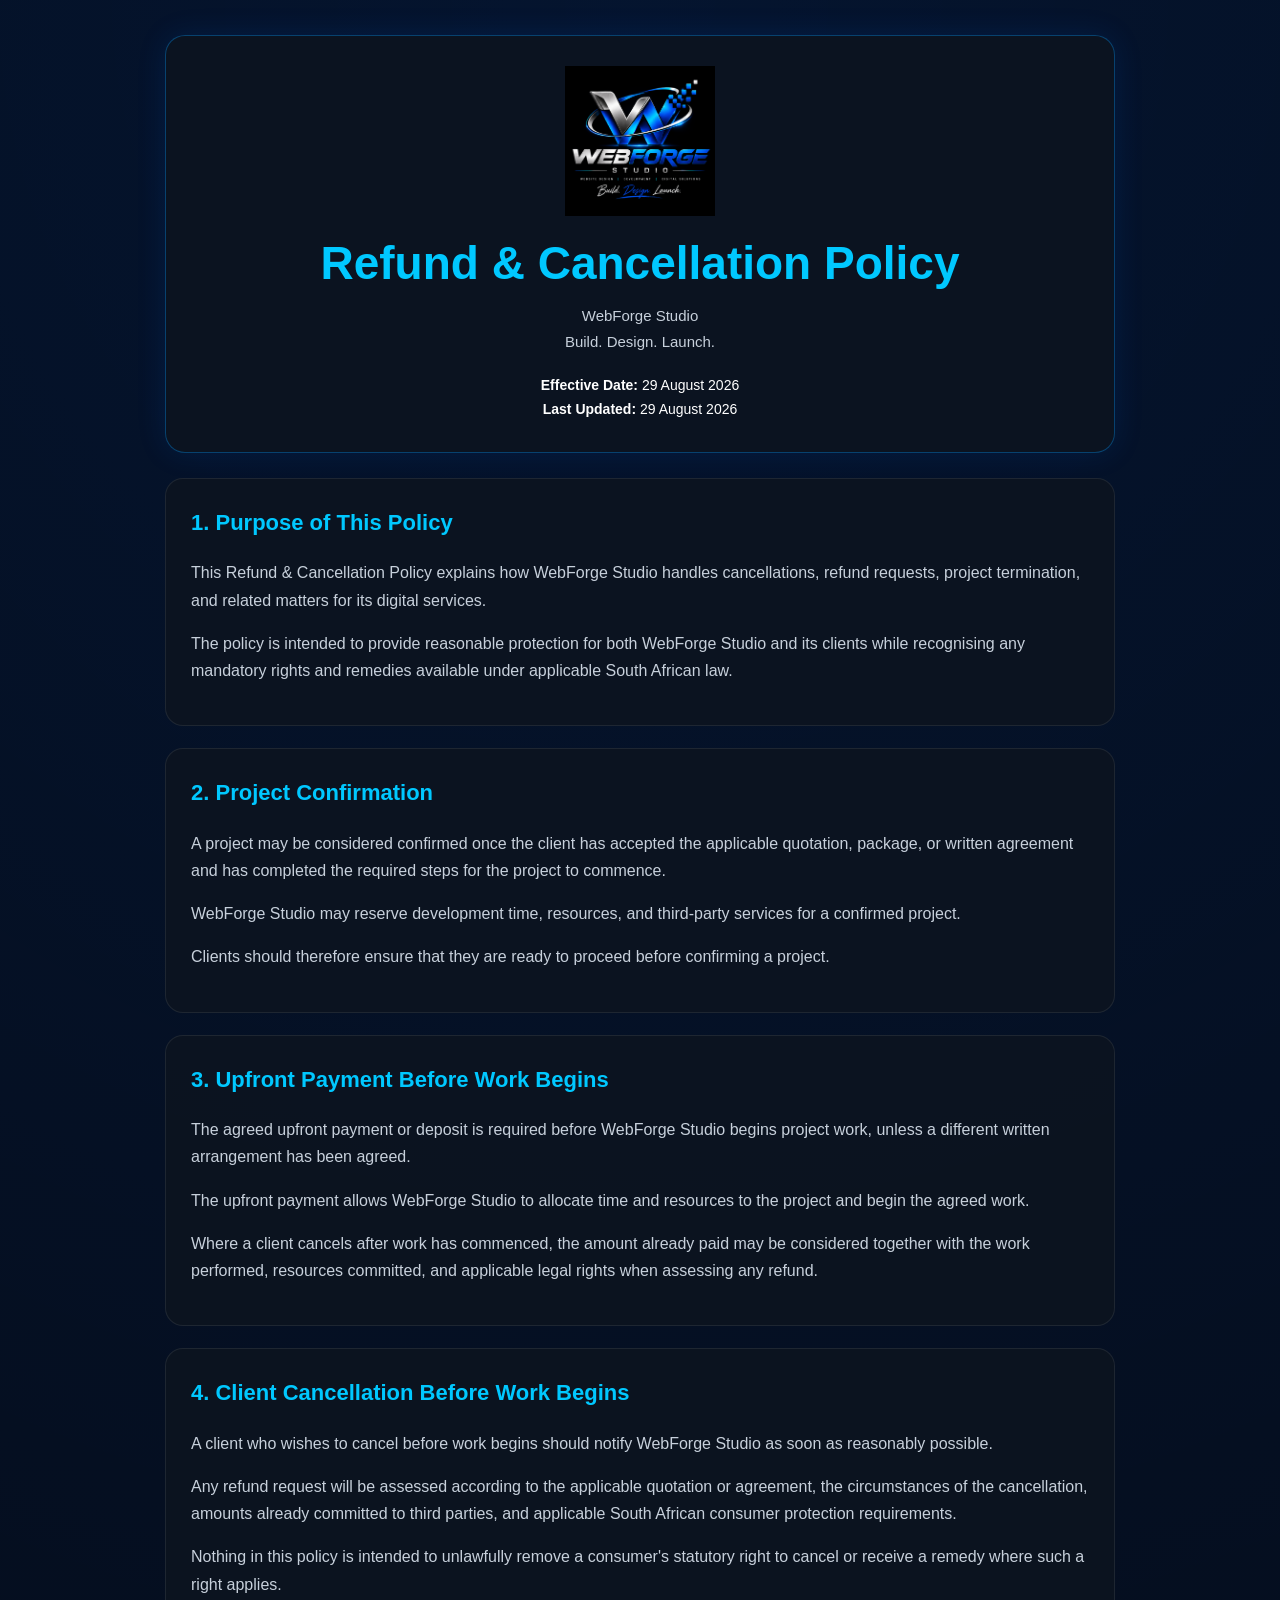
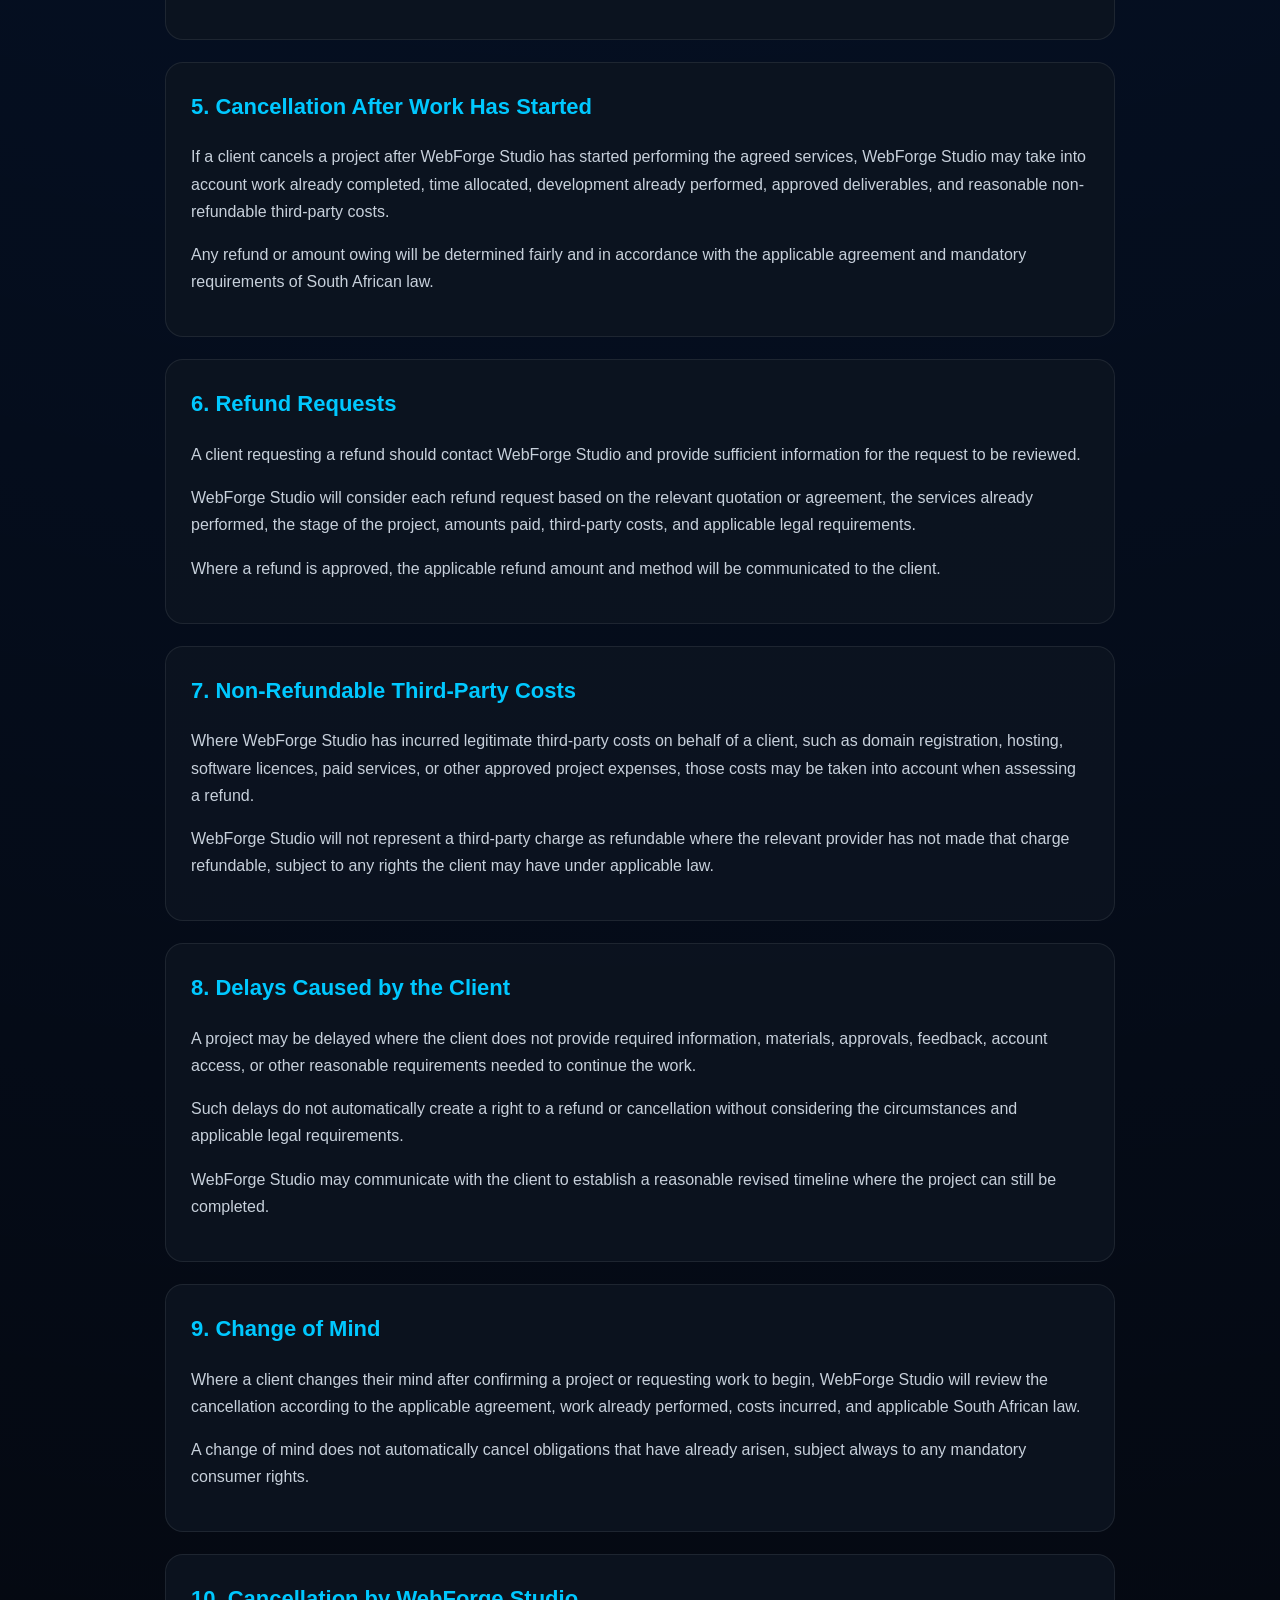
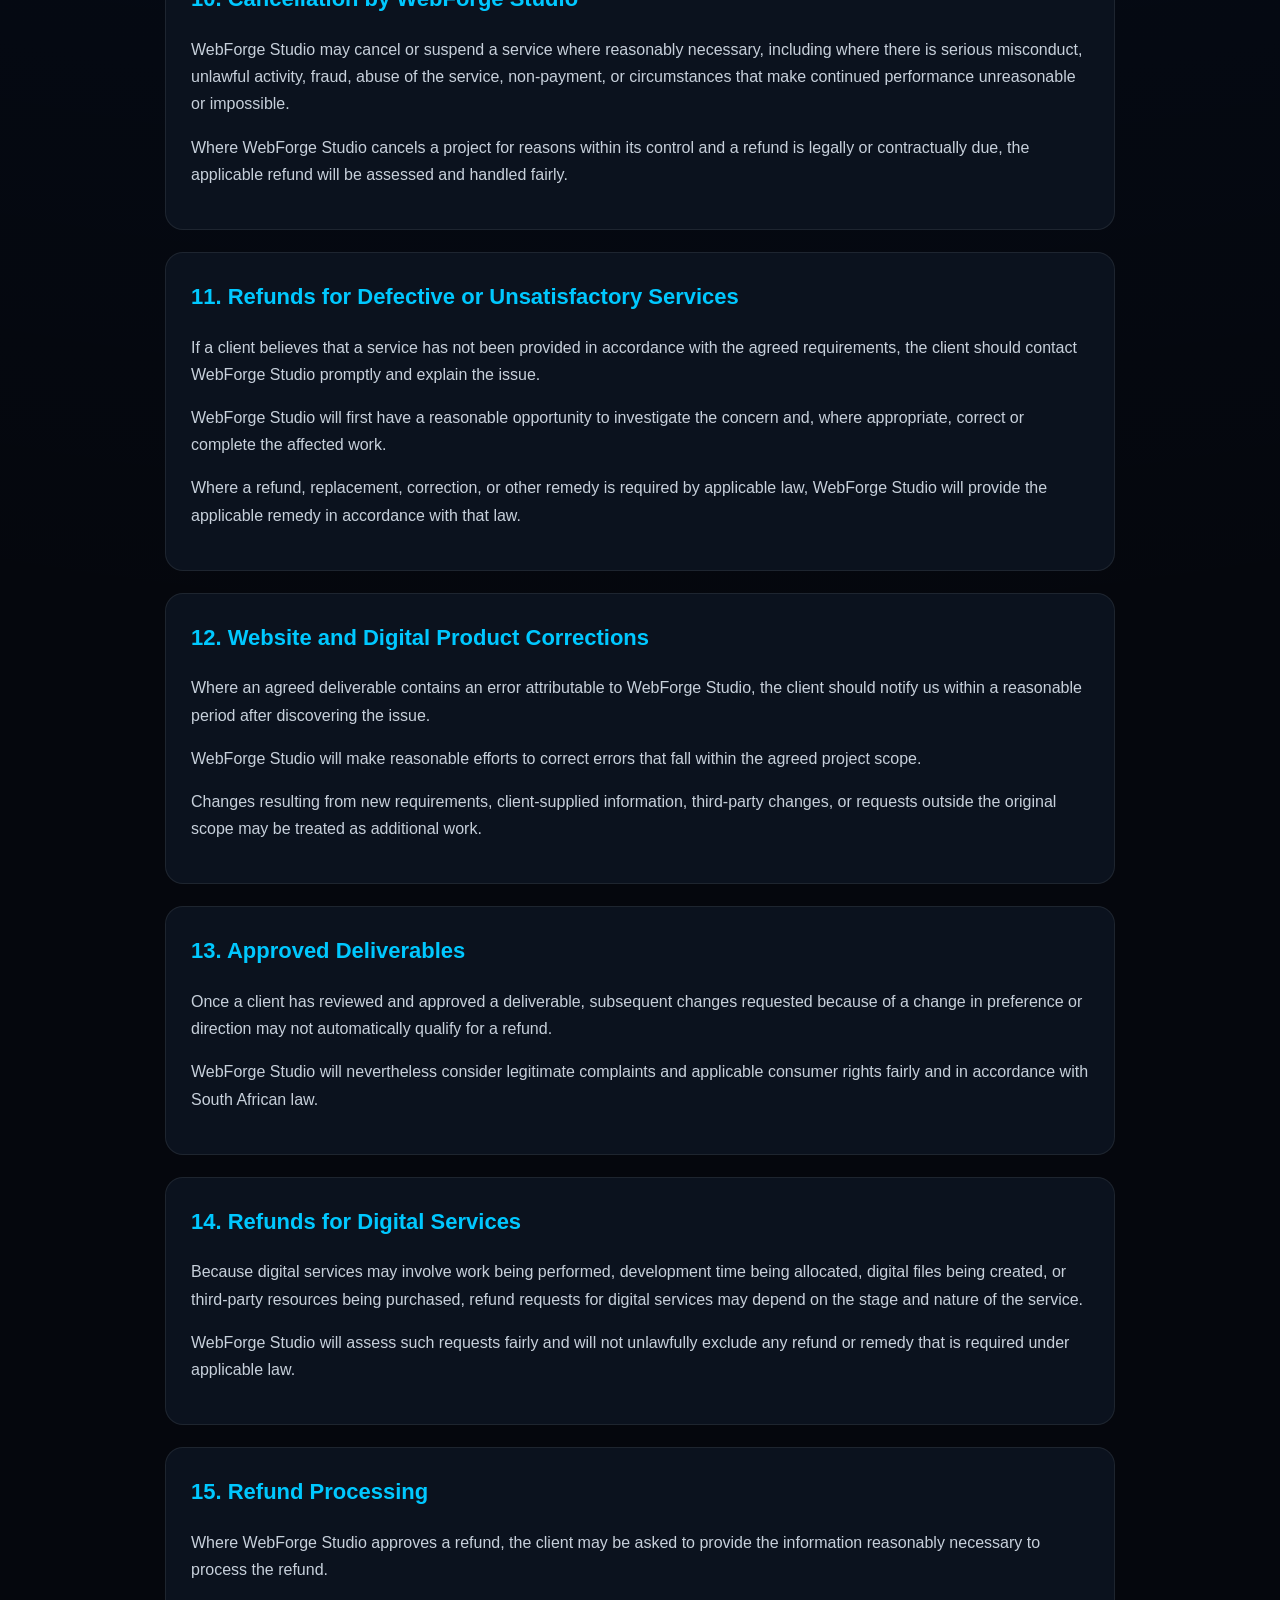
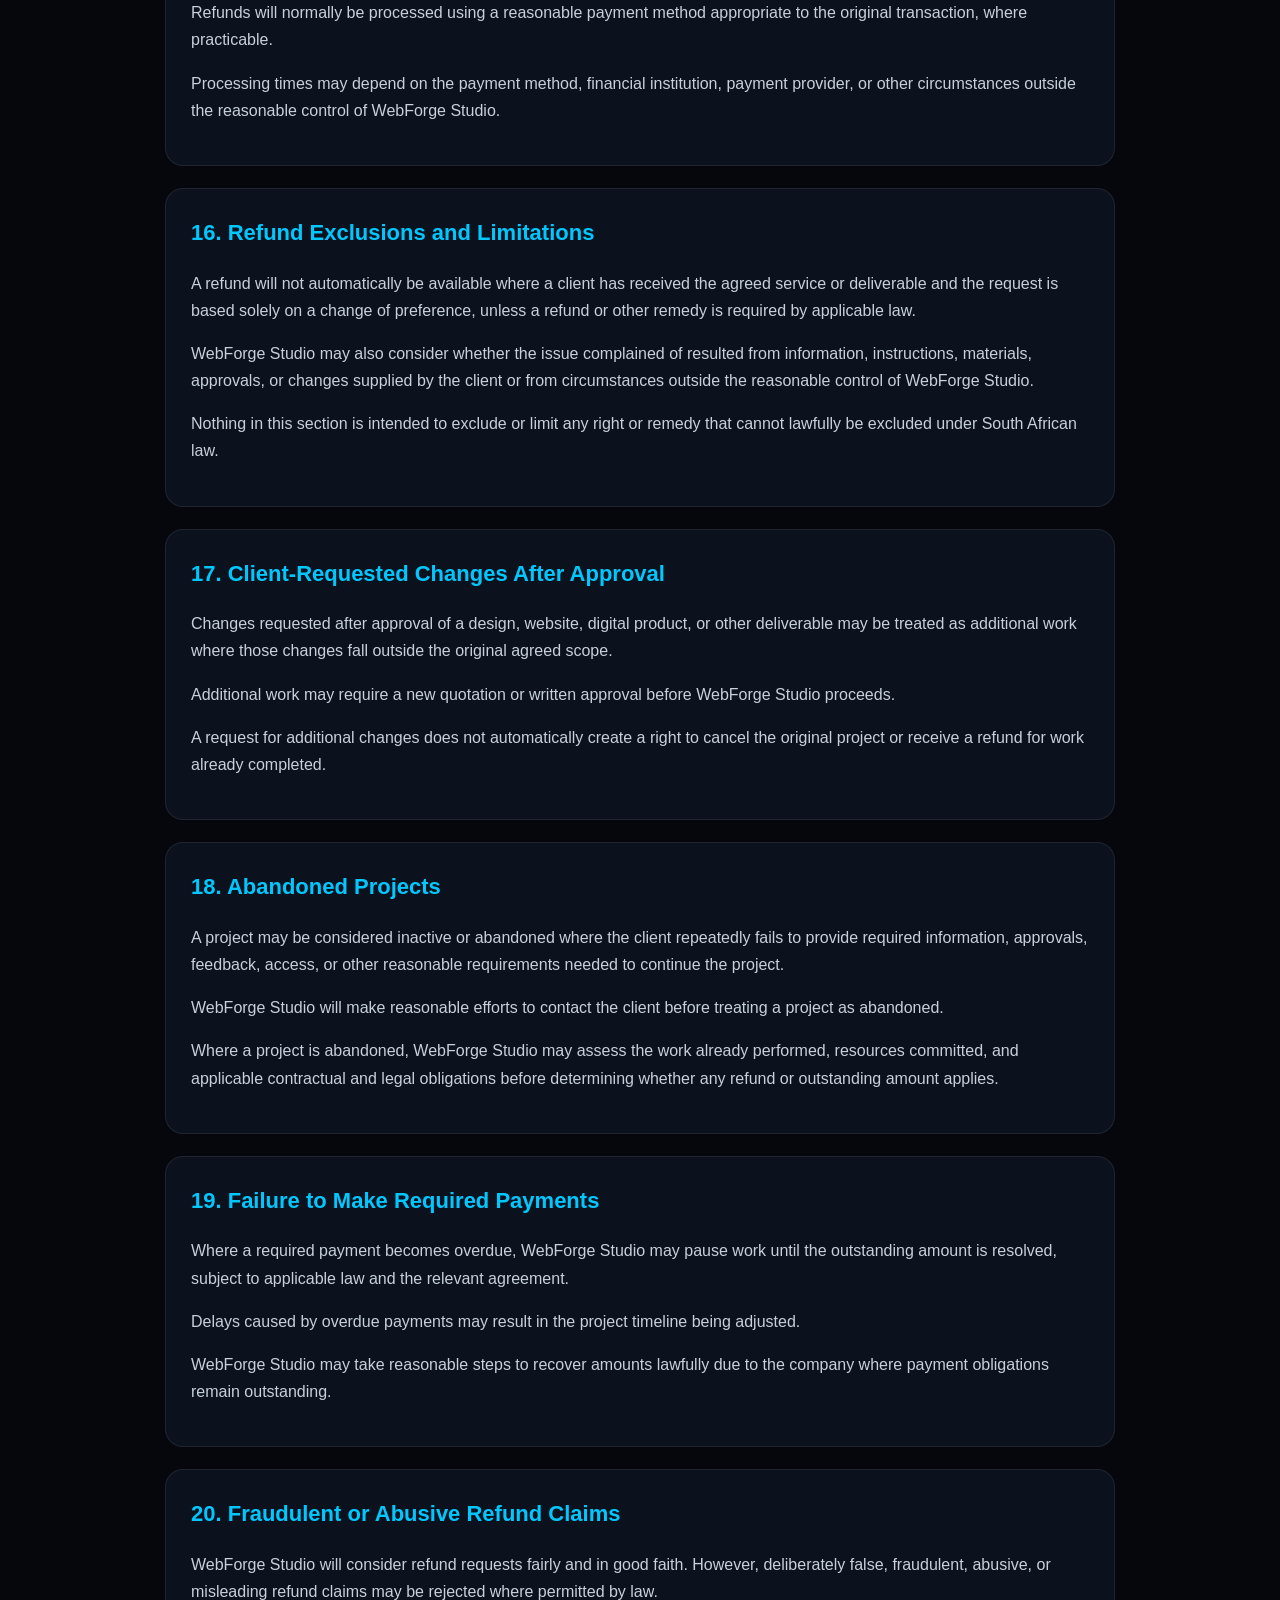
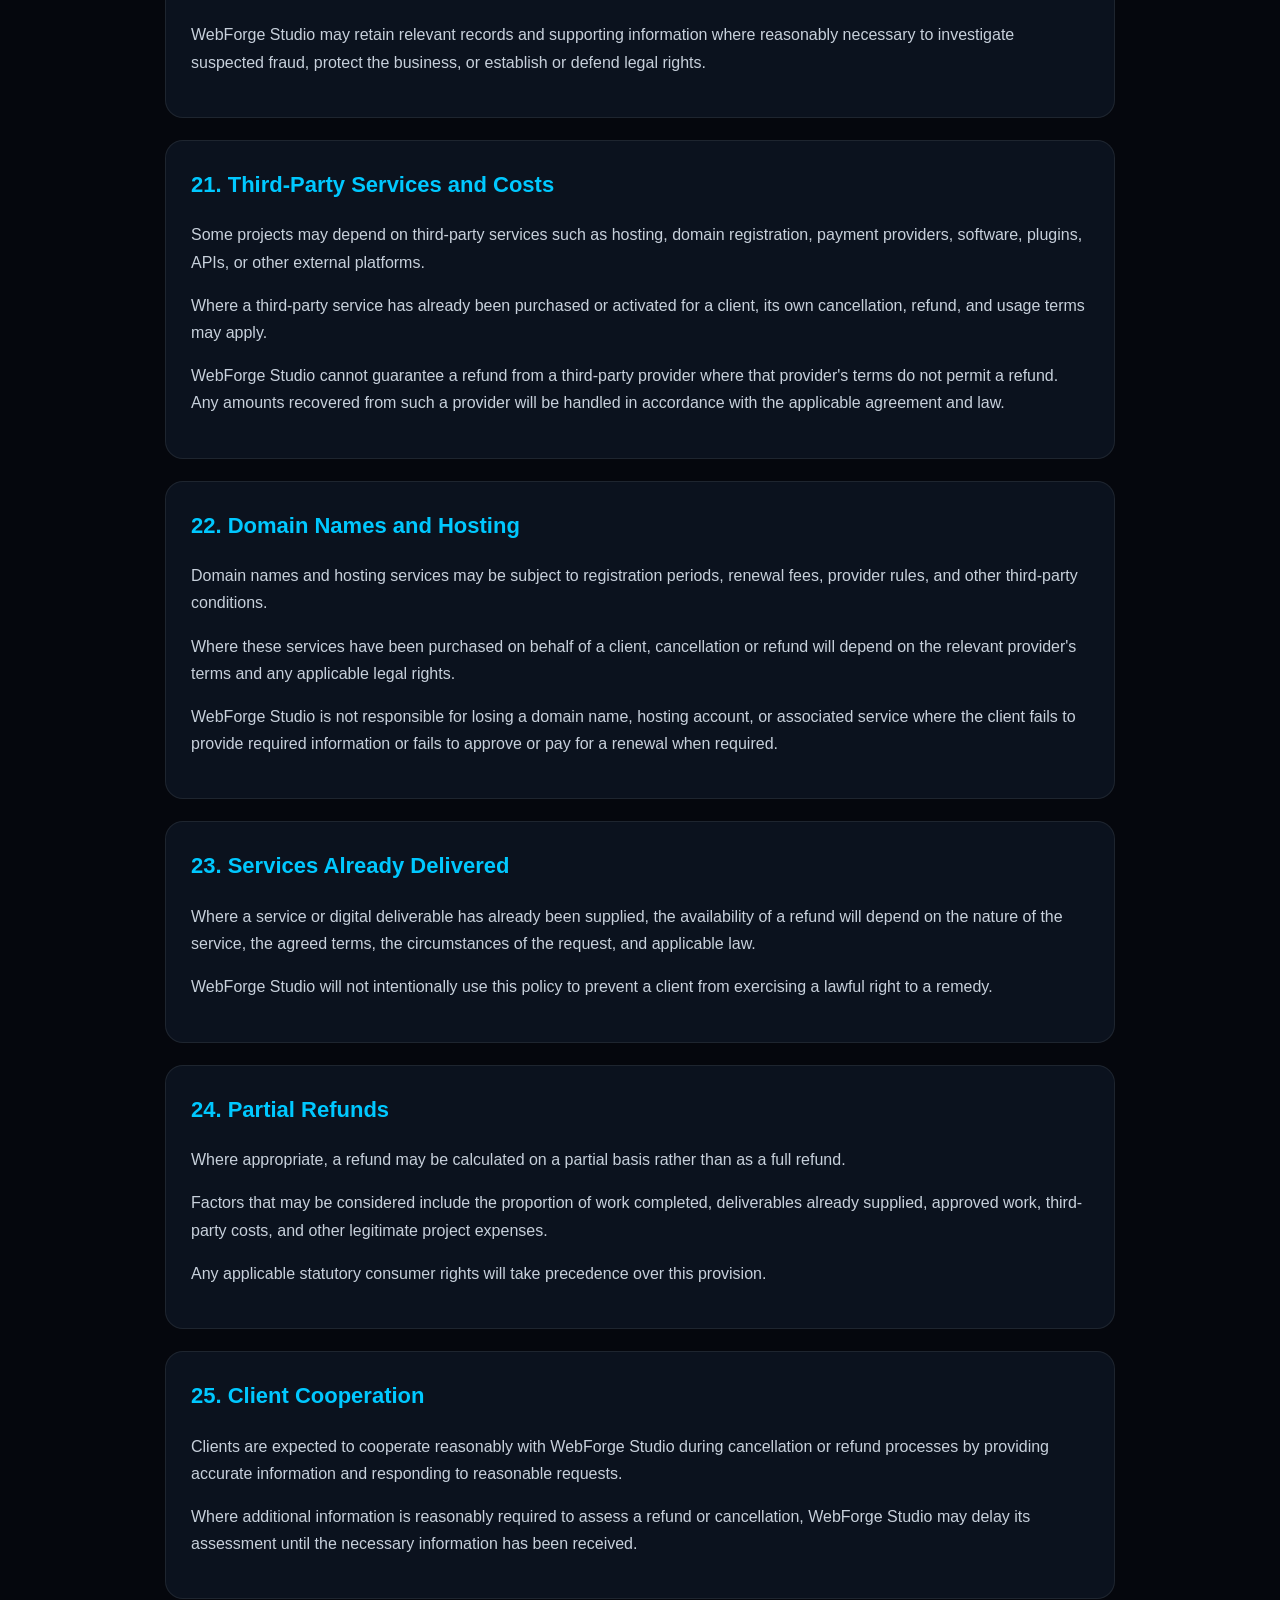
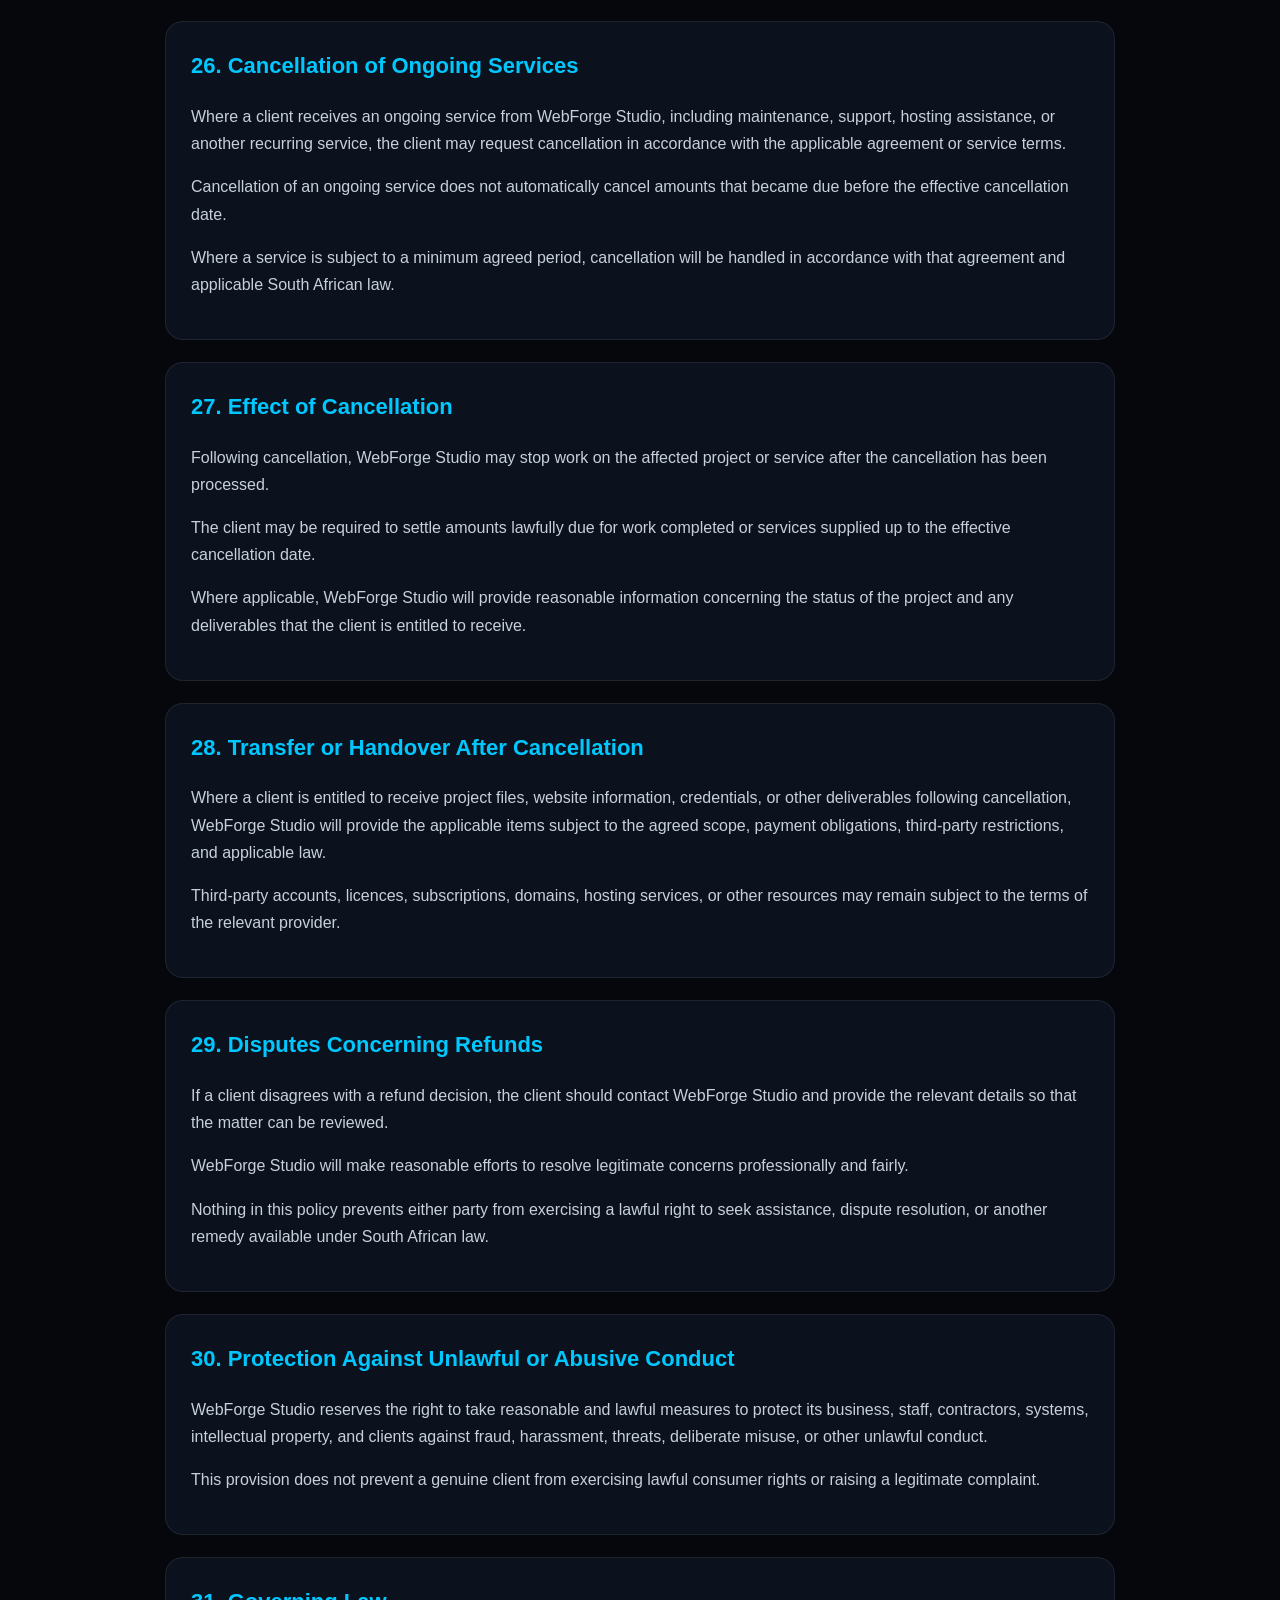
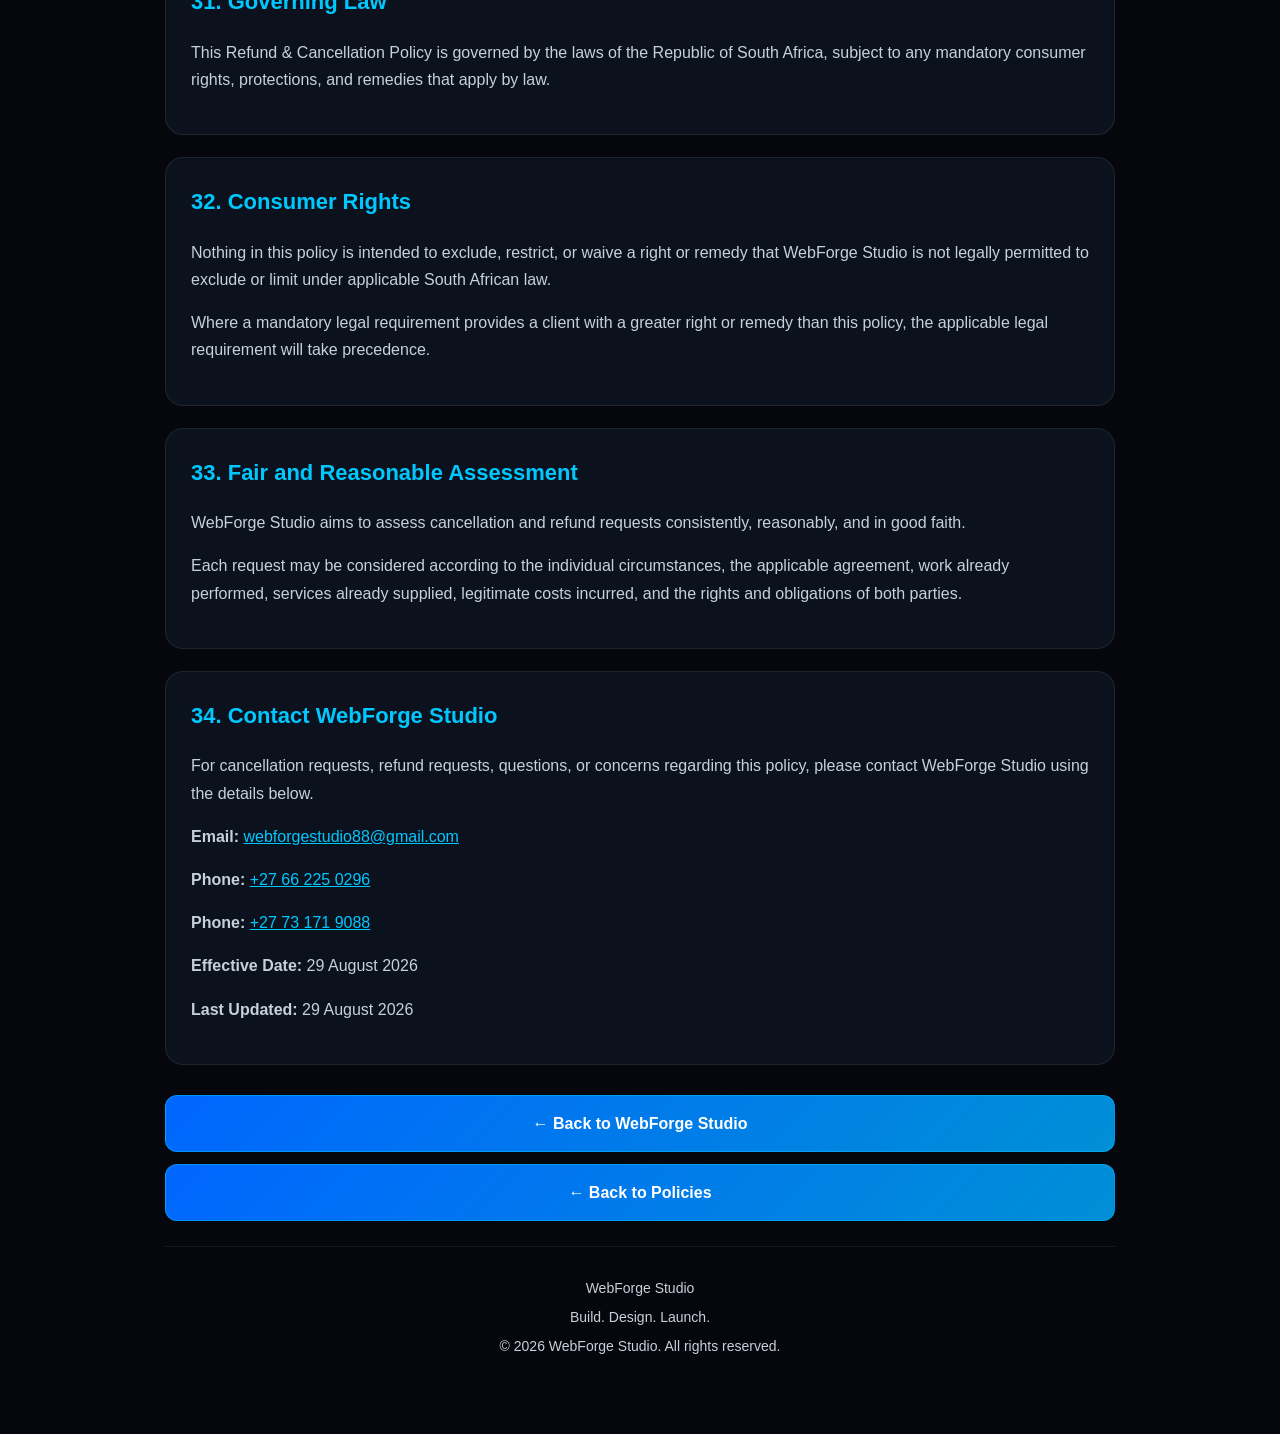
<file: policies/refund-cancellation-policy.html>
<!DOCTYPE html>
<html lang="en">
<head>
<meta charset="UTF-8">
<meta name="viewport" content="width=device-width, initial-scale=1.0">

<title>WebForge Studio | Refund &amp; Cancellation Policy</title>

<style>
:root {
    --black: #05070d;
    --blue: #0066ff;
    --cyan: #00c8ff;
    --white: #ffffff;
    --silver: #c7d0db;
    --card: #0d1420;
    --border: rgba(0, 153, 255, 0.35);
}

* {
    box-sizing: border-box;
}

html {
    scroll-behavior: smooth;
}

body {
    margin: 0;
    padding: 0;
    min-height: 100vh;
    background:
        radial-gradient(circle at top, rgba(0, 102, 255, 0.14), transparent 35%),
        var(--black);
    color: var(--white);
    font-family: Arial, Helvetica, sans-serif;
    line-height: 1.7;
}

.container {
    width: 92%;
    max-width: 950px;
    margin: 0 auto;
    padding: 35px 0 45px;
}

.header {
    text-align: center;
    padding: 30px 20px;
    background: rgba(13, 20, 32, 0.92);
    border: 1px solid var(--border);
    border-radius: 20px;
    box-shadow: 0 0 30px rgba(0, 102, 255, 0.12);
}

.logo {
    display: block;
    width: 150px;
    max-width: 80%;
    height: auto;
    margin: 0 auto 20px;
}

h1 {
    margin: 0;
    color: var(--cyan);
    font-size: clamp(30px, 7vw, 46px);
    line-height: 1.2;
}

.subtitle {
    margin: 12px 0 0;
    color: var(--silver);
    font-size: 15px;
}

.dates {
    margin-top: 20px;
    color: var(--white);
    font-size: 14px;
}

.policy-content {
    margin-top: 25px;
}

.policy-section {
    margin-bottom: 22px;
    padding: 25px;
    background: rgba(13, 20, 32, 0.92);
    border: 1px solid rgba(255, 255, 255, 0.08);
    border-radius: 18px;
}

h2 {
    margin-top: 0;
    color: var(--cyan);
    font-size: 22px;
}

p {
    color: var(--silver);
}

a {
    color: var(--cyan);
}

.policy-navigation {
    display: flex;
    flex-direction: column;
    gap: 12px;
    margin-top: 30px;
}

.back-button {
    display: block;
    width: 100%;
    padding: 14px 18px;
    text-align: center;
    color: var(--white);
    background: linear-gradient(135deg, #0066ff, #008fd6);
    border: 1px solid rgba(0, 200, 255, 0.45);
    border-radius: 12px;
    text-decoration: none;
    font-weight: bold;
    transition: transform 0.2s ease, box-shadow 0.2s ease;
}

.back-button:hover {
    transform: translateY(-2px);
    box-shadow: 0 0 20px rgba(0, 200, 255, 0.25);
}

.footer {
    margin-top: 25px;
    padding: 25px 15px;
    text-align: center;
    border-top: 1px solid rgba(255, 255, 255, 0.08);
}

.footer p {
    margin: 5px 0;
    font-size: 14px;
}

@media (max-width: 600px) {
    .container {
        width: 94%;
        padding-top: 20px;
    }

    .header {
        padding: 25px 15px;
    }

    .policy-section {
        padding: 20px 17px;
    }

    h2 {
        font-size: 20px;
    }
}
</style>
</head>

<body>

<div class="container">

<header class="header">

<img src="../images/blue.png"
     alt="WebForge Studio Logo"
     class="logo">

<h1>Refund &amp; Cancellation Policy</h1>

<p class="subtitle">
WebForge Studio<br>
Build. Design. Launch.
</p>

<div class="dates">
<strong>Effective Date:</strong> 29 August 2026<br>
<strong>Last Updated:</strong> 29 August 2026
</div>

</header>
<main class="policy-content">

<section class="policy-section">

    <h2>1. Purpose of This Policy</h2>

    <p>
        This Refund &amp; Cancellation Policy explains how WebForge Studio
        handles cancellations, refund requests, project termination, and
        related matters for its digital services.
    </p>

    <p>
        The policy is intended to provide reasonable protection for both
        WebForge Studio and its clients while recognising any mandatory
        rights and remedies available under applicable South African law.
    </p>

</section>


<section class="policy-section">

    <h2>2. Project Confirmation</h2>

    <p>
        A project may be considered confirmed once the client has accepted
        the applicable quotation, package, or written agreement and has
        completed the required steps for the project to commence.
    </p>

    <p>
        WebForge Studio may reserve development time, resources, and
        third-party services for a confirmed project.
    </p>

    <p>
        Clients should therefore ensure that they are ready to proceed
        before confirming a project.
    </p>

</section>


<section class="policy-section">

    <h2>3. Upfront Payment Before Work Begins</h2>

    <p>
        The agreed upfront payment or deposit is required before WebForge
        Studio begins project work, unless a different written arrangement
        has been agreed.
    </p>

    <p>
        The upfront payment allows WebForge Studio to allocate time and
        resources to the project and begin the agreed work.
    </p>

    <p>
        Where a client cancels after work has commenced, the amount already
        paid may be considered together with the work performed, resources
        committed, and applicable legal rights when assessing any refund.
    </p>

</section>


<section class="policy-section">

    <h2>4. Client Cancellation Before Work Begins</h2>

    <p>
        A client who wishes to cancel before work begins should notify
        WebForge Studio as soon as reasonably possible.
    </p>

    <p>
        Any refund request will be assessed according to the applicable
        quotation or agreement, the circumstances of the cancellation,
        amounts already committed to third parties, and applicable South
        African consumer protection requirements.
    </p>

    <p>
        Nothing in this policy is intended to unlawfully remove a consumer's
        statutory right to cancel or receive a remedy where such a right
        applies.
    </p>

</section>


<section class="policy-section">

    <h2>5. Cancellation After Work Has Started</h2>

    <p>
        If a client cancels a project after WebForge Studio has started
        performing the agreed services, WebForge Studio may take into
        account work already completed, time allocated, development already
        performed, approved deliverables, and reasonable non-refundable
        third-party costs.
    </p>

    <p>
        Any refund or amount owing will be determined fairly and in
        accordance with the applicable agreement and mandatory requirements
        of South African law.
    </p>

</section>
<section class="policy-section">

    <h2>6. Refund Requests</h2>

    <p>
        A client requesting a refund should contact WebForge Studio and
        provide sufficient information for the request to be reviewed.
    </p>

    <p>
        WebForge Studio will consider each refund request based on the
        relevant quotation or agreement, the services already performed,
        the stage of the project, amounts paid, third-party costs, and
        applicable legal requirements.
    </p>

    <p>
        Where a refund is approved, the applicable refund amount and method
        will be communicated to the client.
    </p>

</section>


<section class="policy-section">

    <h2>7. Non-Refundable Third-Party Costs</h2>

    <p>
        Where WebForge Studio has incurred legitimate third-party costs on
        behalf of a client, such as domain registration, hosting, software
        licences, paid services, or other approved project expenses, those
        costs may be taken into account when assessing a refund.
    </p>

    <p>
        WebForge Studio will not represent a third-party charge as
        refundable where the relevant provider has not made that charge
        refundable, subject to any rights the client may have under
        applicable law.
    </p>

</section>


<section class="policy-section">

    <h2>8. Delays Caused by the Client</h2>

    <p>
        A project may be delayed where the client does not provide required
        information, materials, approvals, feedback, account access, or
        other reasonable requirements needed to continue the work.
    </p>

    <p>
        Such delays do not automatically create a right to a refund or
        cancellation without considering the circumstances and applicable
        legal requirements.
    </p>

    <p>
        WebForge Studio may communicate with the client to establish a
        reasonable revised timeline where the project can still be
        completed.
    </p>

</section>


<section class="policy-section">

    <h2>9. Change of Mind</h2>

    <p>
        Where a client changes their mind after confirming a project or
        requesting work to begin, WebForge Studio will review the
        cancellation according to the applicable agreement, work already
        performed, costs incurred, and applicable South African law.
    </p>

    <p>
        A change of mind does not automatically cancel obligations that have
        already arisen, subject always to any mandatory consumer rights.
    </p>

</section>


<section class="policy-section">

    <h2>10. Cancellation by WebForge Studio</h2>

    <p>
        WebForge Studio may cancel or suspend a service where reasonably
        necessary, including where there is serious misconduct, unlawful
        activity, fraud, abuse of the service, non-payment, or circumstances
        that make continued performance unreasonable or impossible.
    </p>

    <p>
        Where WebForge Studio cancels a project for reasons within its
        control and a refund is legally or contractually due, the applicable
        refund will be assessed and handled fairly.
    </p>

</section>
<section class="policy-section">

    <h2>11. Refunds for Defective or Unsatisfactory Services</h2>

    <p>
        If a client believes that a service has not been provided in
        accordance with the agreed requirements, the client should contact
        WebForge Studio promptly and explain the issue.
    </p>

    <p>
        WebForge Studio will first have a reasonable opportunity to
        investigate the concern and, where appropriate, correct or complete
        the affected work.
    </p>

    <p>
        Where a refund, replacement, correction, or other remedy is required
        by applicable law, WebForge Studio will provide the applicable remedy
        in accordance with that law.
    </p>

</section>


<section class="policy-section">

    <h2>12. Website and Digital Product Corrections</h2>

    <p>
        Where an agreed deliverable contains an error attributable to
        WebForge Studio, the client should notify us within a reasonable
        period after discovering the issue.
    </p>

    <p>
        WebForge Studio will make reasonable efforts to correct errors that
        fall within the agreed project scope.
    </p>

    <p>
        Changes resulting from new requirements, client-supplied information,
        third-party changes, or requests outside the original scope may be
        treated as additional work.
    </p>

</section>


<section class="policy-section">

    <h2>13. Approved Deliverables</h2>

    <p>
        Once a client has reviewed and approved a deliverable, subsequent
        changes requested because of a change in preference or direction may
        not automatically qualify for a refund.
    </p>

    <p>
        WebForge Studio will nevertheless consider legitimate complaints and
        applicable consumer rights fairly and in accordance with South
        African law.
    </p>

</section>


<section class="policy-section">

    <h2>14. Refunds for Digital Services</h2>

    <p>
        Because digital services may involve work being performed,
        development time being allocated, digital files being created, or
        third-party resources being purchased, refund requests for digital
        services may depend on the stage and nature of the service.
    </p>

    <p>
        WebForge Studio will assess such requests fairly and will not
        unlawfully exclude any refund or remedy that is required under
        applicable law.
    </p>

</section>


<section class="policy-section">

    <h2>15. Refund Processing</h2>

    <p>
        Where WebForge Studio approves a refund, the client may be asked to
        provide the information reasonably necessary to process the refund.
    </p>

    <p>
        Refunds will normally be processed using a reasonable payment method
        appropriate to the original transaction, where practicable.
    </p>

    <p>
        Processing times may depend on the payment method, financial
        institution, payment provider, or other circumstances outside the
        reasonable control of WebForge Studio.
    </p>

</section>
<section class="policy-section">

    <h2>16. Refund Exclusions and Limitations</h2>

    <p>
        A refund will not automatically be available where a client has
        received the agreed service or deliverable and the request is based
        solely on a change of preference, unless a refund or other remedy is
        required by applicable law.
    </p>

    <p>
        WebForge Studio may also consider whether the issue complained of
        resulted from information, instructions, materials, approvals, or
        changes supplied by the client or from circumstances outside the
        reasonable control of WebForge Studio.
    </p>

    <p>
        Nothing in this section is intended to exclude or limit any right or
        remedy that cannot lawfully be excluded under South African law.
    </p>

</section>


<section class="policy-section">

    <h2>17. Client-Requested Changes After Approval</h2>

    <p>
        Changes requested after approval of a design, website, digital
        product, or other deliverable may be treated as additional work
        where those changes fall outside the original agreed scope.
    </p>

    <p>
        Additional work may require a new quotation or written approval
        before WebForge Studio proceeds.
    </p>

    <p>
        A request for additional changes does not automatically create a
        right to cancel the original project or receive a refund for work
        already completed.
    </p>

</section>


<section class="policy-section">

    <h2>18. Abandoned Projects</h2>

    <p>
        A project may be considered inactive or abandoned where the client
        repeatedly fails to provide required information, approvals,
        feedback, access, or other reasonable requirements needed to continue
        the project.
    </p>

    <p>
        WebForge Studio will make reasonable efforts to contact the client
        before treating a project as abandoned.
    </p>

    <p>
        Where a project is abandoned, WebForge Studio may assess the work
        already performed, resources committed, and applicable contractual
        and legal obligations before determining whether any refund or
        outstanding amount applies.
    </p>

</section>


<section class="policy-section">

    <h2>19. Failure to Make Required Payments</h2>

    <p>
        Where a required payment becomes overdue, WebForge Studio may pause
        work until the outstanding amount is resolved, subject to applicable
        law and the relevant agreement.
    </p>

    <p>
        Delays caused by overdue payments may result in the project timeline
        being adjusted.
    </p>

    <p>
        WebForge Studio may take reasonable steps to recover amounts lawfully
        due to the company where payment obligations remain outstanding.
    </p>

</section>


<section class="policy-section">

    <h2>20. Fraudulent or Abusive Refund Claims</h2>

    <p>
        WebForge Studio will consider refund requests fairly and in good
        faith. However, deliberately false, fraudulent, abusive, or
        misleading refund claims may be rejected where permitted by law.
    </p>

    <p>
        WebForge Studio may retain relevant records and supporting
        information where reasonably necessary to investigate suspected
        fraud, protect the business, or establish or defend legal rights.
    </p>

</section>
<section class="policy-section">

    <h2>21. Third-Party Services and Costs</h2>

    <p>
        Some projects may depend on third-party services such as hosting,
        domain registration, payment providers, software, plugins, APIs, or
        other external platforms.
    </p>

    <p>
        Where a third-party service has already been purchased or activated
        for a client, its own cancellation, refund, and usage terms may apply.
    </p>

    <p>
        WebForge Studio cannot guarantee a refund from a third-party provider
        where that provider's terms do not permit a refund. Any amounts
        recovered from such a provider will be handled in accordance with
        the applicable agreement and law.
    </p>

</section>


<section class="policy-section">

    <h2>22. Domain Names and Hosting</h2>

    <p>
        Domain names and hosting services may be subject to registration
        periods, renewal fees, provider rules, and other third-party
        conditions.
    </p>

    <p>
        Where these services have been purchased on behalf of a client,
        cancellation or refund will depend on the relevant provider's terms
        and any applicable legal rights.
    </p>

    <p>
        WebForge Studio is not responsible for losing a domain name,
        hosting account, or associated service where the client fails to
        provide required information or fails to approve or pay for a
        renewal when required.
    </p>

</section>


<section class="policy-section">

    <h2>23. Services Already Delivered</h2>

    <p>
        Where a service or digital deliverable has already been supplied,
        the availability of a refund will depend on the nature of the
        service, the agreed terms, the circumstances of the request, and
        applicable law.
    </p>

    <p>
        WebForge Studio will not intentionally use this policy to prevent a
        client from exercising a lawful right to a remedy.
    </p>

</section>


<section class="policy-section">

    <h2>24. Partial Refunds</h2>

    <p>
        Where appropriate, a refund may be calculated on a partial basis
        rather than as a full refund.
    </p>

    <p>
        Factors that may be considered include the proportion of work
        completed, deliverables already supplied, approved work, third-party
        costs, and other legitimate project expenses.
    </p>

    <p>
        Any applicable statutory consumer rights will take precedence over
        this provision.
    </p>

</section>


<section class="policy-section">

    <h2>25. Client Cooperation</h2>

    <p>
        Clients are expected to cooperate reasonably with WebForge Studio
        during cancellation or refund processes by providing accurate
        information and responding to reasonable requests.
    </p>

    <p>
        Where additional information is reasonably required to assess a
        refund or cancellation, WebForge Studio may delay its assessment
        until the necessary information has been received.
    </p>

</section>
<section class="policy-section">

    <h2>26. Cancellation of Ongoing Services</h2>

    <p>
        Where a client receives an ongoing service from WebForge Studio,
        including maintenance, support, hosting assistance, or another
        recurring service, the client may request cancellation in accordance
        with the applicable agreement or service terms.
    </p>

    <p>
        Cancellation of an ongoing service does not automatically cancel
        amounts that became due before the effective cancellation date.
    </p>

    <p>
        Where a service is subject to a minimum agreed period, cancellation
        will be handled in accordance with that agreement and applicable
        South African law.
    </p>

</section>


<section class="policy-section">

    <h2>27. Effect of Cancellation</h2>

    <p>
        Following cancellation, WebForge Studio may stop work on the affected
        project or service after the cancellation has been processed.
    </p>

    <p>
        The client may be required to settle amounts lawfully due for work
        completed or services supplied up to the effective cancellation date.
    </p>

    <p>
        Where applicable, WebForge Studio will provide reasonable information
        concerning the status of the project and any deliverables that the
        client is entitled to receive.
    </p>

</section>


<section class="policy-section">

    <h2>28. Transfer or Handover After Cancellation</h2>

    <p>
        Where a client is entitled to receive project files, website
        information, credentials, or other deliverables following
        cancellation, WebForge Studio will provide the applicable items
        subject to the agreed scope, payment obligations, third-party
        restrictions, and applicable law.
    </p>

    <p>
        Third-party accounts, licences, subscriptions, domains, hosting
        services, or other resources may remain subject to the terms of the
        relevant provider.
    </p>

</section>


<section class="policy-section">

    <h2>29. Disputes Concerning Refunds</h2>

    <p>
        If a client disagrees with a refund decision, the client should
        contact WebForge Studio and provide the relevant details so that the
        matter can be reviewed.
    </p>

    <p>
        WebForge Studio will make reasonable efforts to resolve legitimate
        concerns professionally and fairly.
    </p>

    <p>
        Nothing in this policy prevents either party from exercising a
        lawful right to seek assistance, dispute resolution, or another
        remedy available under South African law.
    </p>

</section>


<section class="policy-section">

    <h2>30. Protection Against Unlawful or Abusive Conduct</h2>

    <p>
        WebForge Studio reserves the right to take reasonable and lawful
        measures to protect its business, staff, contractors, systems,
        intellectual property, and clients against fraud, harassment,
        threats, deliberate misuse, or other unlawful conduct.
    </p>

    <p>
        This provision does not prevent a genuine client from exercising
        lawful consumer rights or raising a legitimate complaint.
    </p>

</section>
<section class="policy-section">

    <h2>31. Governing Law</h2>

    <p>
        This Refund &amp; Cancellation Policy is governed by the laws of the
        Republic of South Africa, subject to any mandatory consumer rights,
        protections, and remedies that apply by law.
    </p>

</section>


<section class="policy-section">

    <h2>32. Consumer Rights</h2>

    <p>
        Nothing in this policy is intended to exclude, restrict, or waive a
        right or remedy that WebForge Studio is not legally permitted to
        exclude or limit under applicable South African law.
    </p>

    <p>
        Where a mandatory legal requirement provides a client with a greater
        right or remedy than this policy, the applicable legal requirement
        will take precedence.
    </p>

</section>


<section class="policy-section">

    <h2>33. Fair and Reasonable Assessment</h2>

    <p>
        WebForge Studio aims to assess cancellation and refund requests
        consistently, reasonably, and in good faith.
    </p>

    <p>
        Each request may be considered according to the individual
        circumstances, the applicable agreement, work already performed,
        services already supplied, legitimate costs incurred, and the
        rights and obligations of both parties.
    </p>

</section>


<section class="policy-section">

    <h2>34. Contact WebForge Studio</h2>

    <p>
        For cancellation requests, refund requests, questions, or concerns
        regarding this policy, please contact WebForge Studio using the
        details below.
    </p>

    <p>
        <strong>Email:</strong>
        <a href="mailto:webforgestudio88@gmail.com">
            webforgestudio88@gmail.com
        </a>
    </p>

    <p>
        <strong>Phone:</strong>
        <a href="tel:+27662250296">
            +27 66 225 0296
        </a>
    </p>

    <p>
        <strong>Phone:</strong>
        <a href="tel:+27731719088">
            +27 73 171 9088
        </a>
    </p>

    <p>
        <strong>Effective Date:</strong>
        29 August 2026
    </p>

    <p>
        <strong>Last Updated:</strong>
        29 August 2026
    </p>

</section>


<div class="policy-navigation">

    <a href="../index.html" class="back-button">
        ← Back to WebForge Studio
    </a>

    <a href="index.html" class="back-button">
        ← Back to Policies
    </a>

</div>


<footer class="footer">

    <p>
        WebForge Studio
    </p>

    <p>
        Build. Design. Launch.
    </p>

    <p>
        © 2026 WebForge Studio. All rights reserved.
    </p>

</footer>

</div>

</body>
</html>
</file>
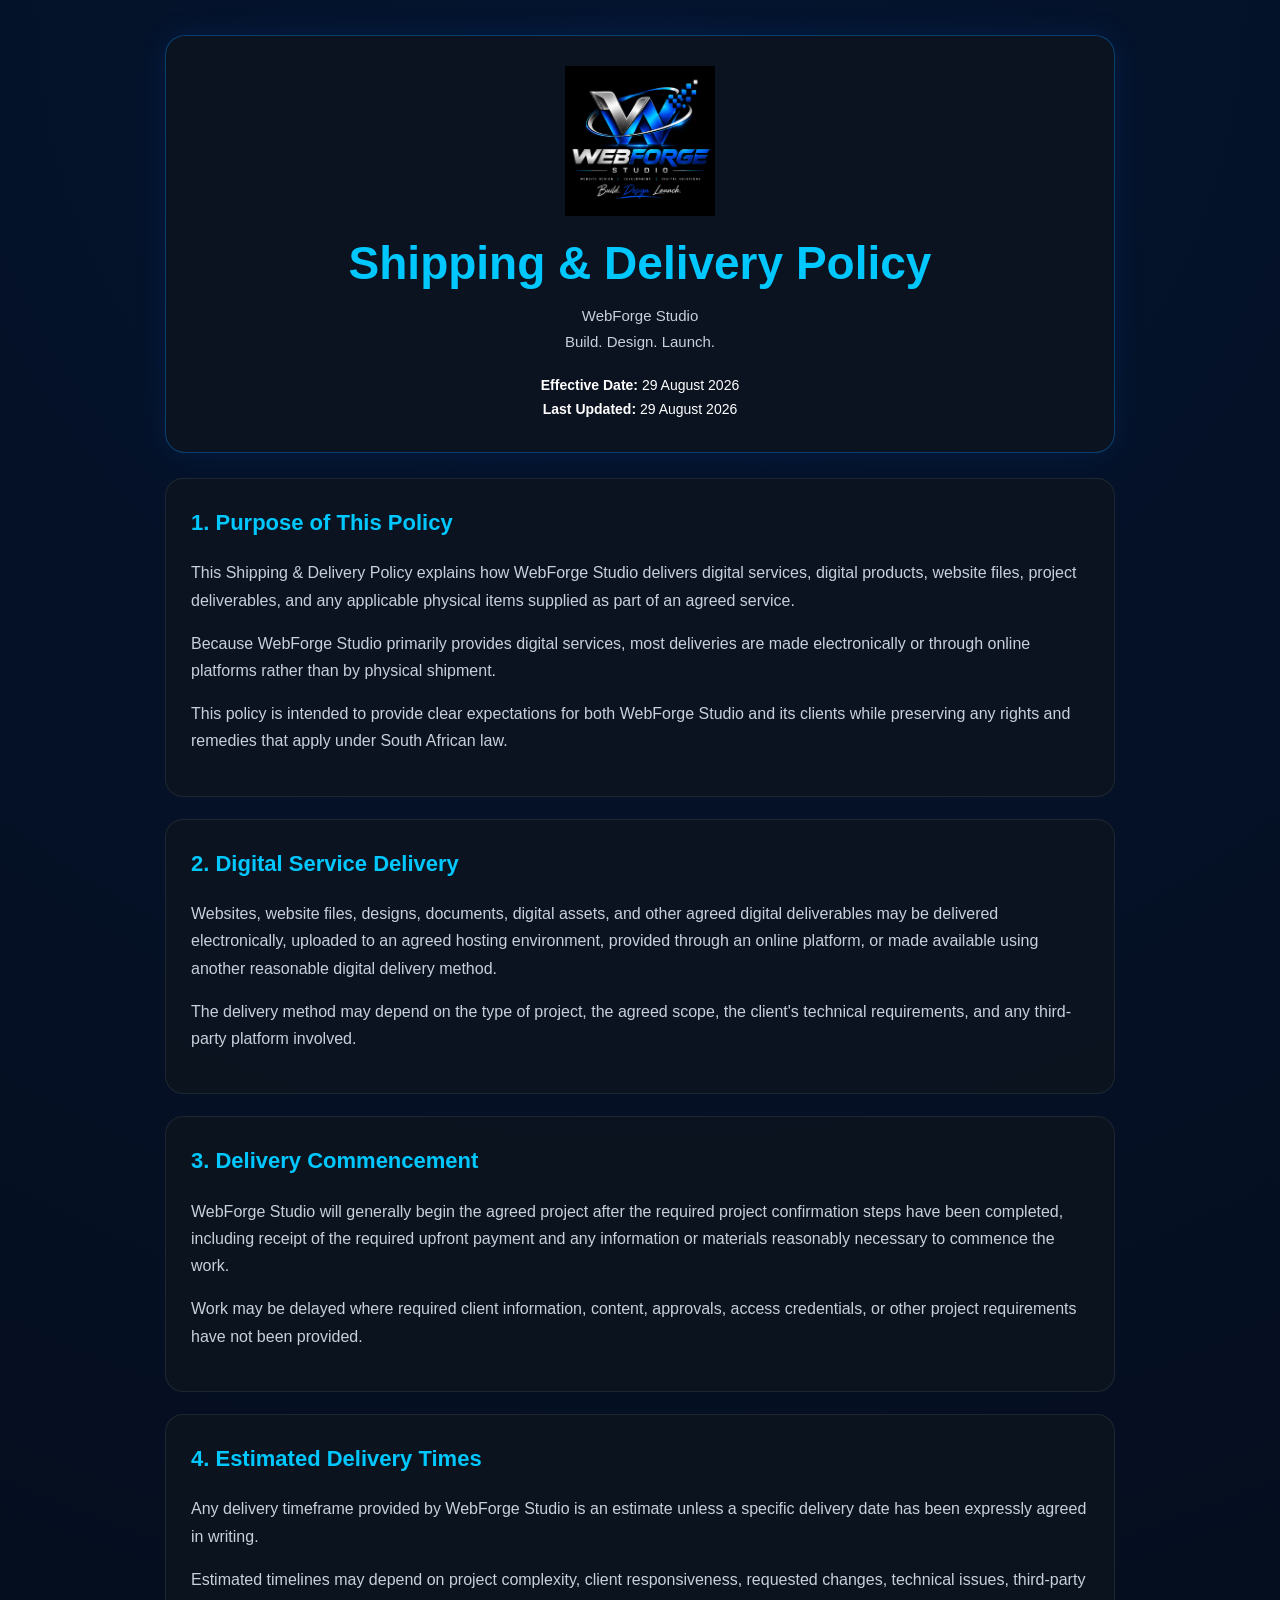
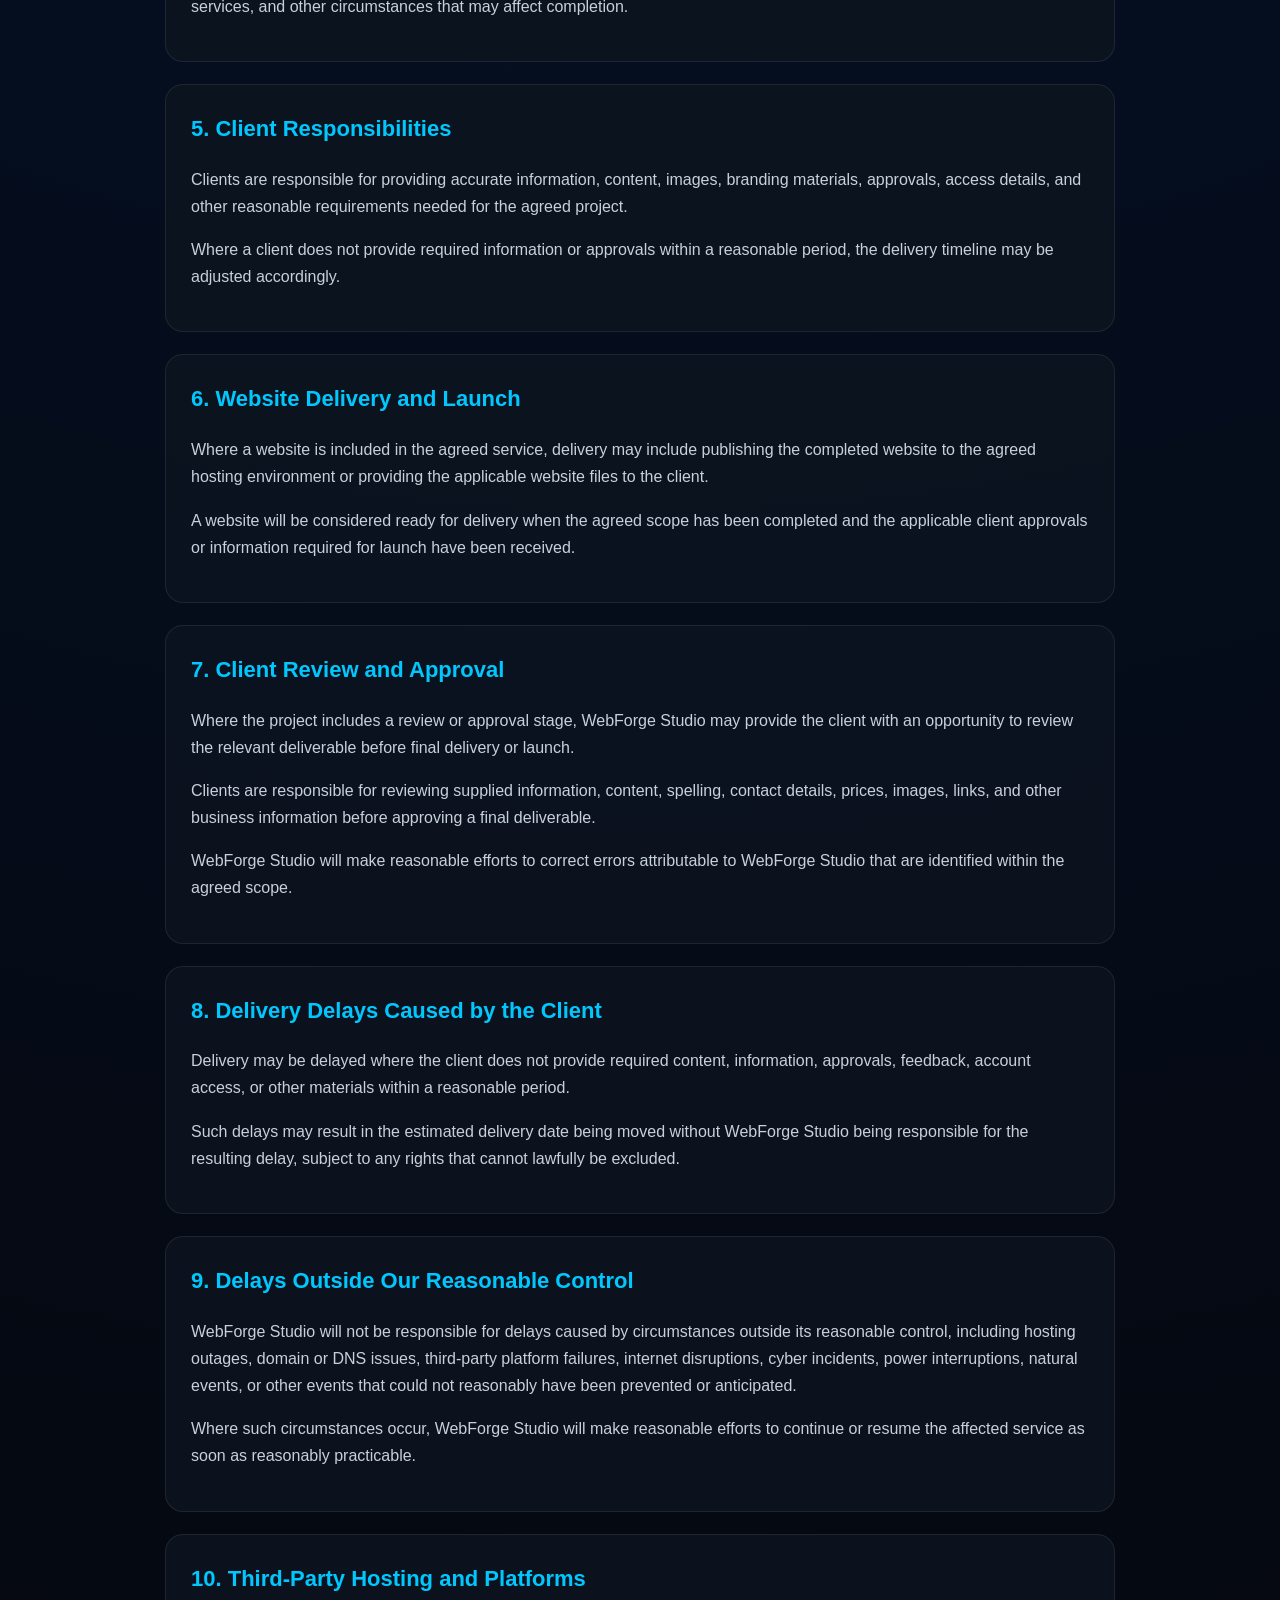
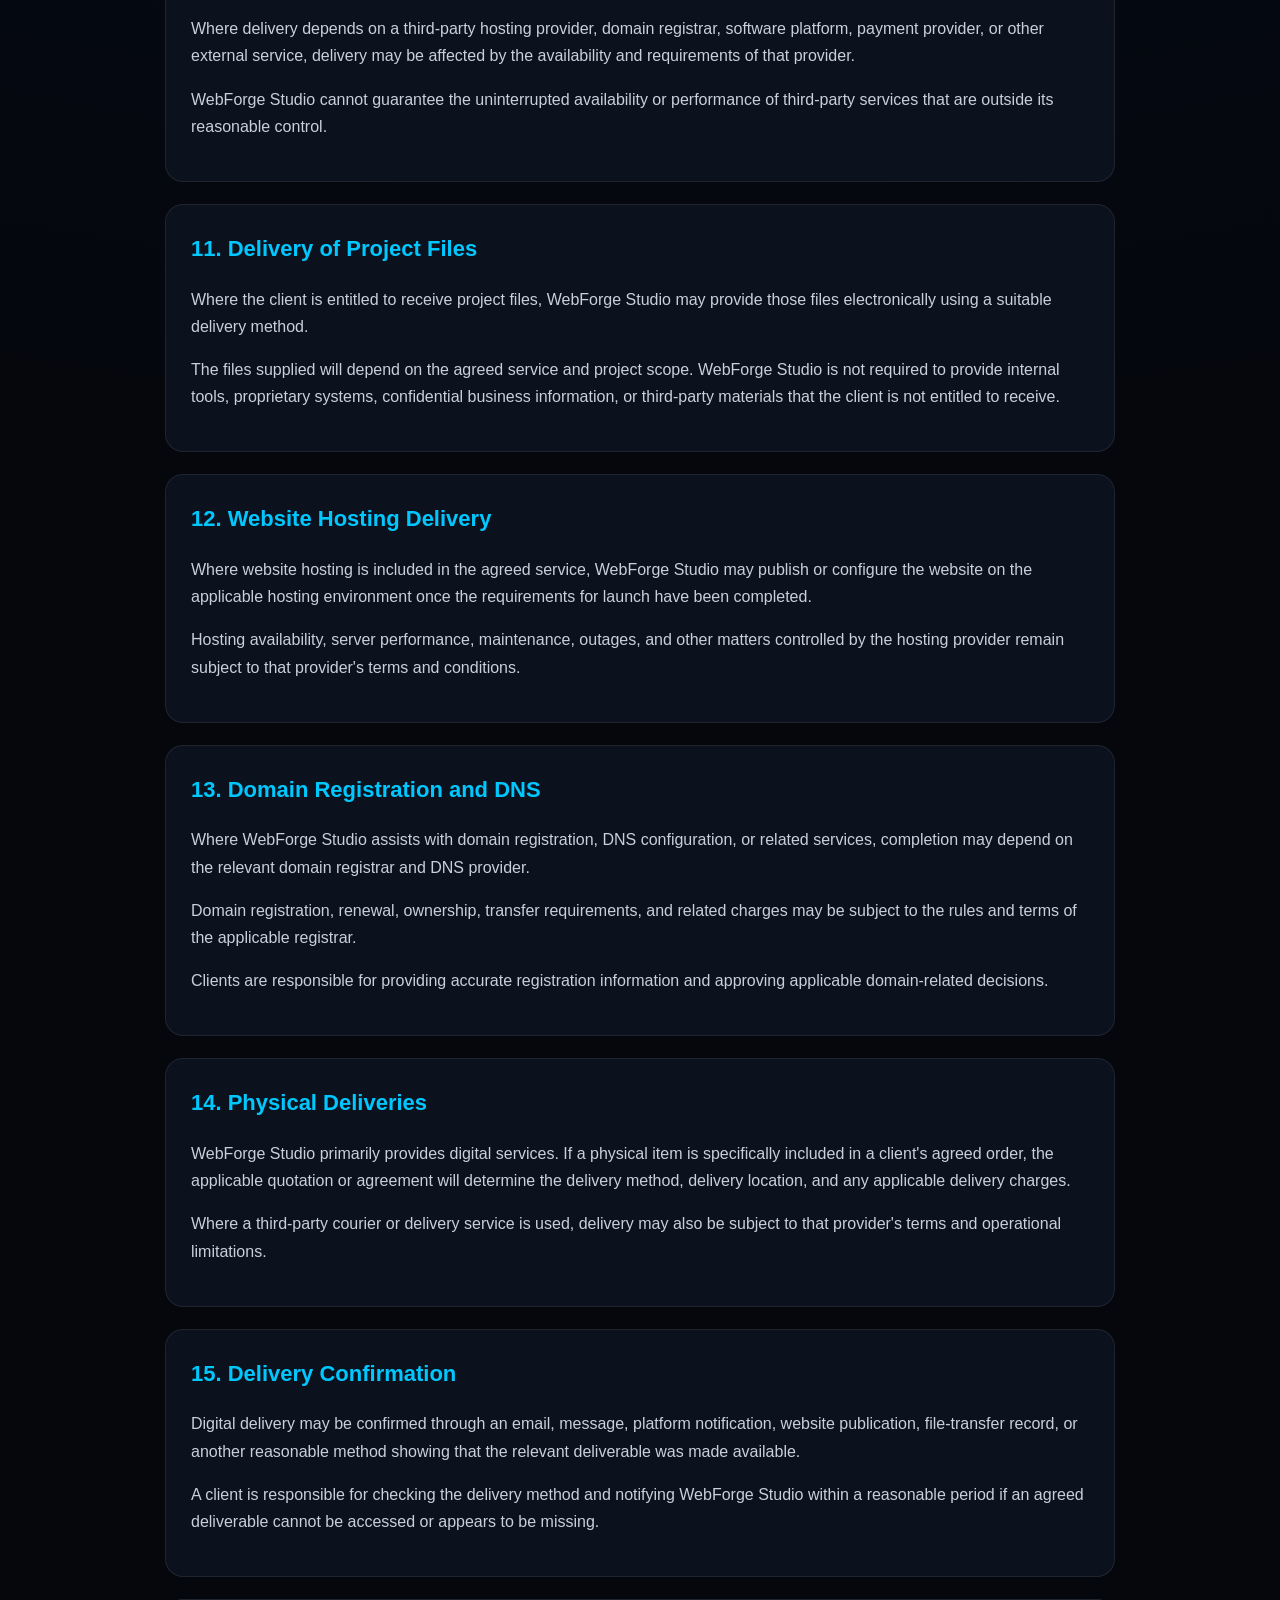
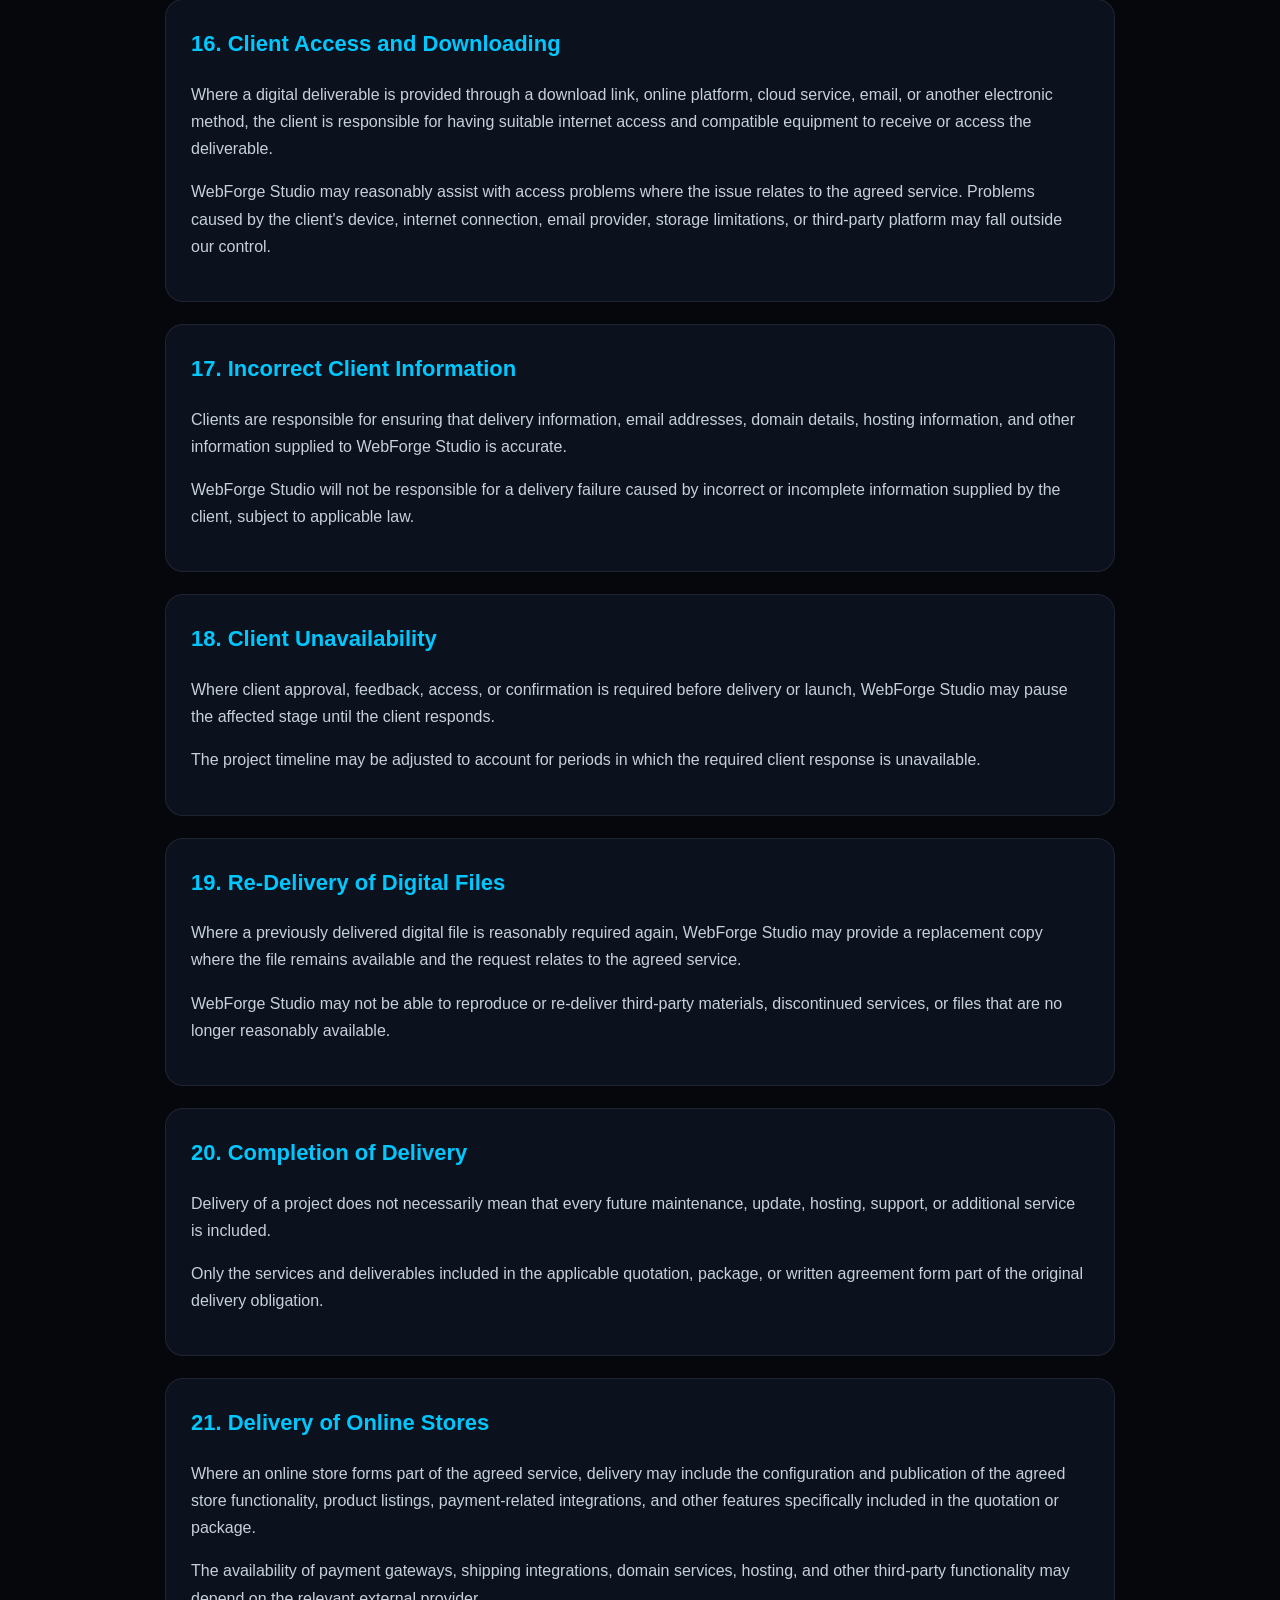
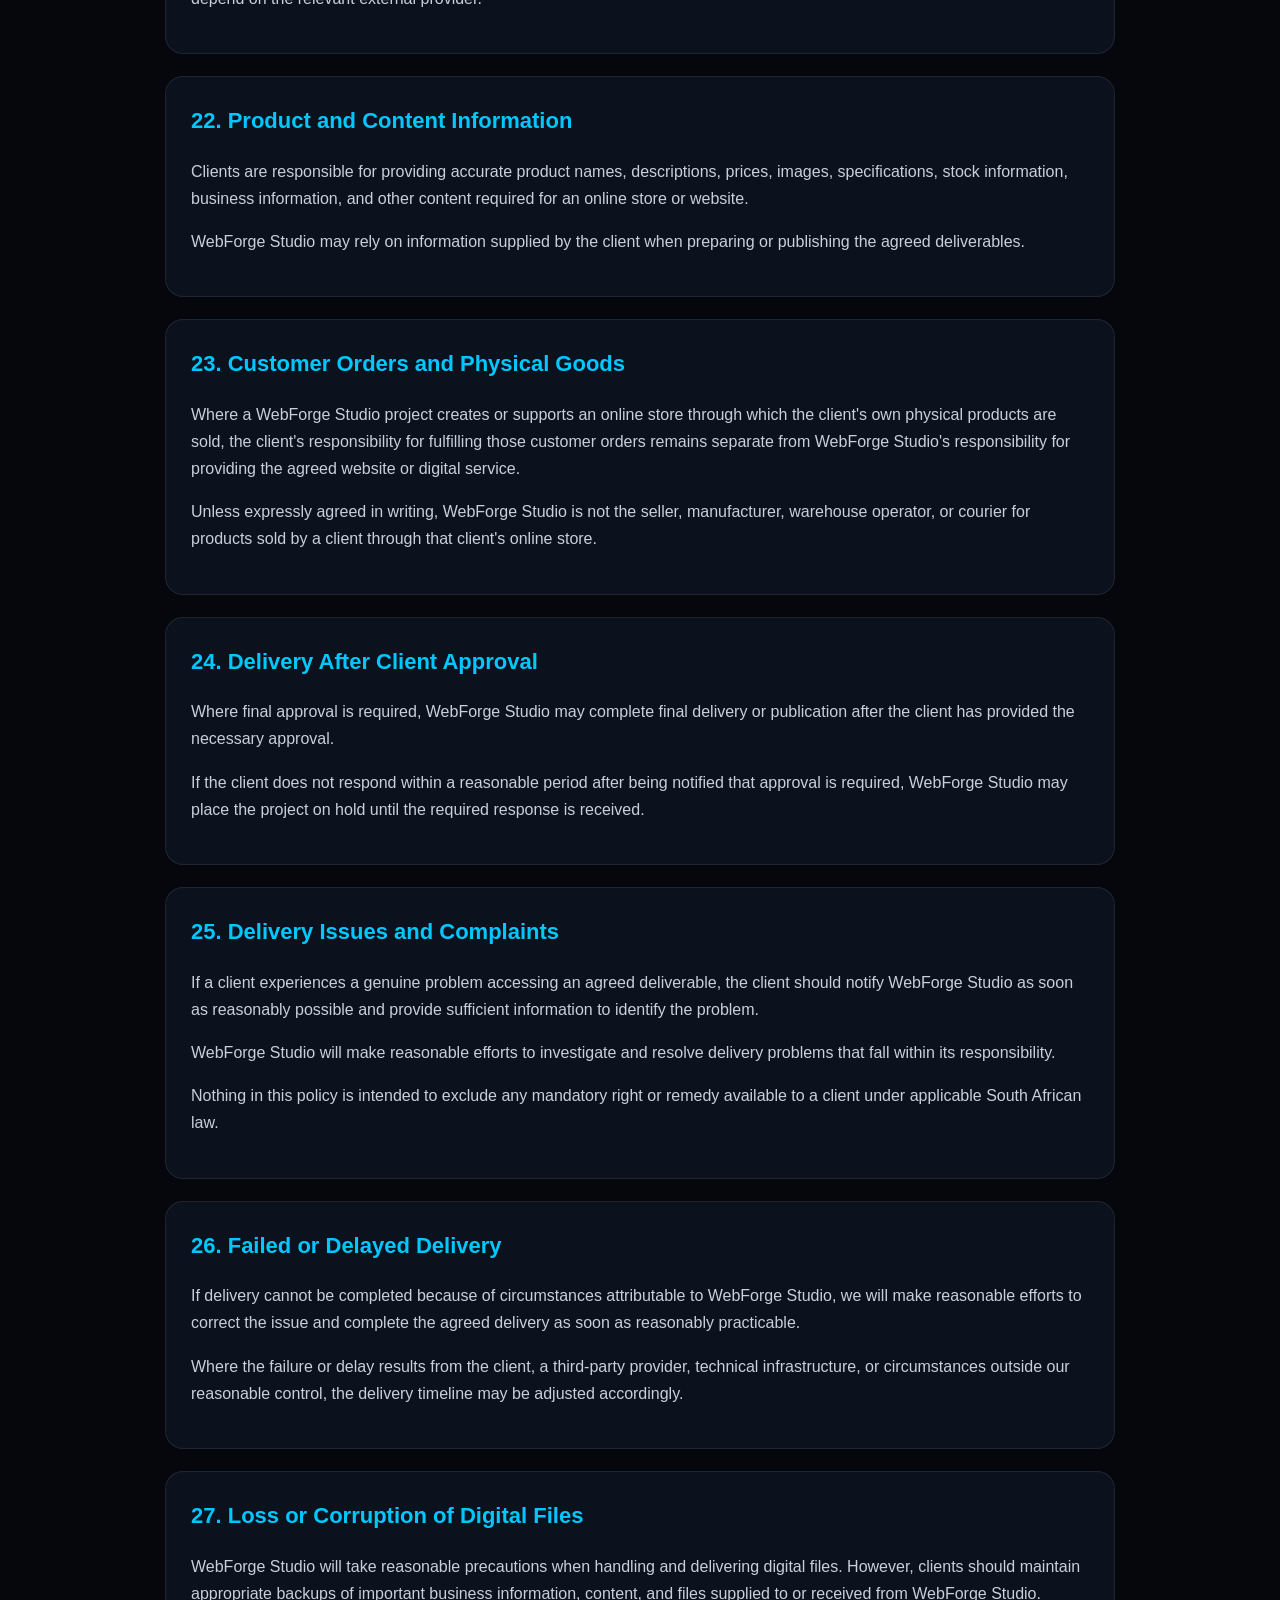
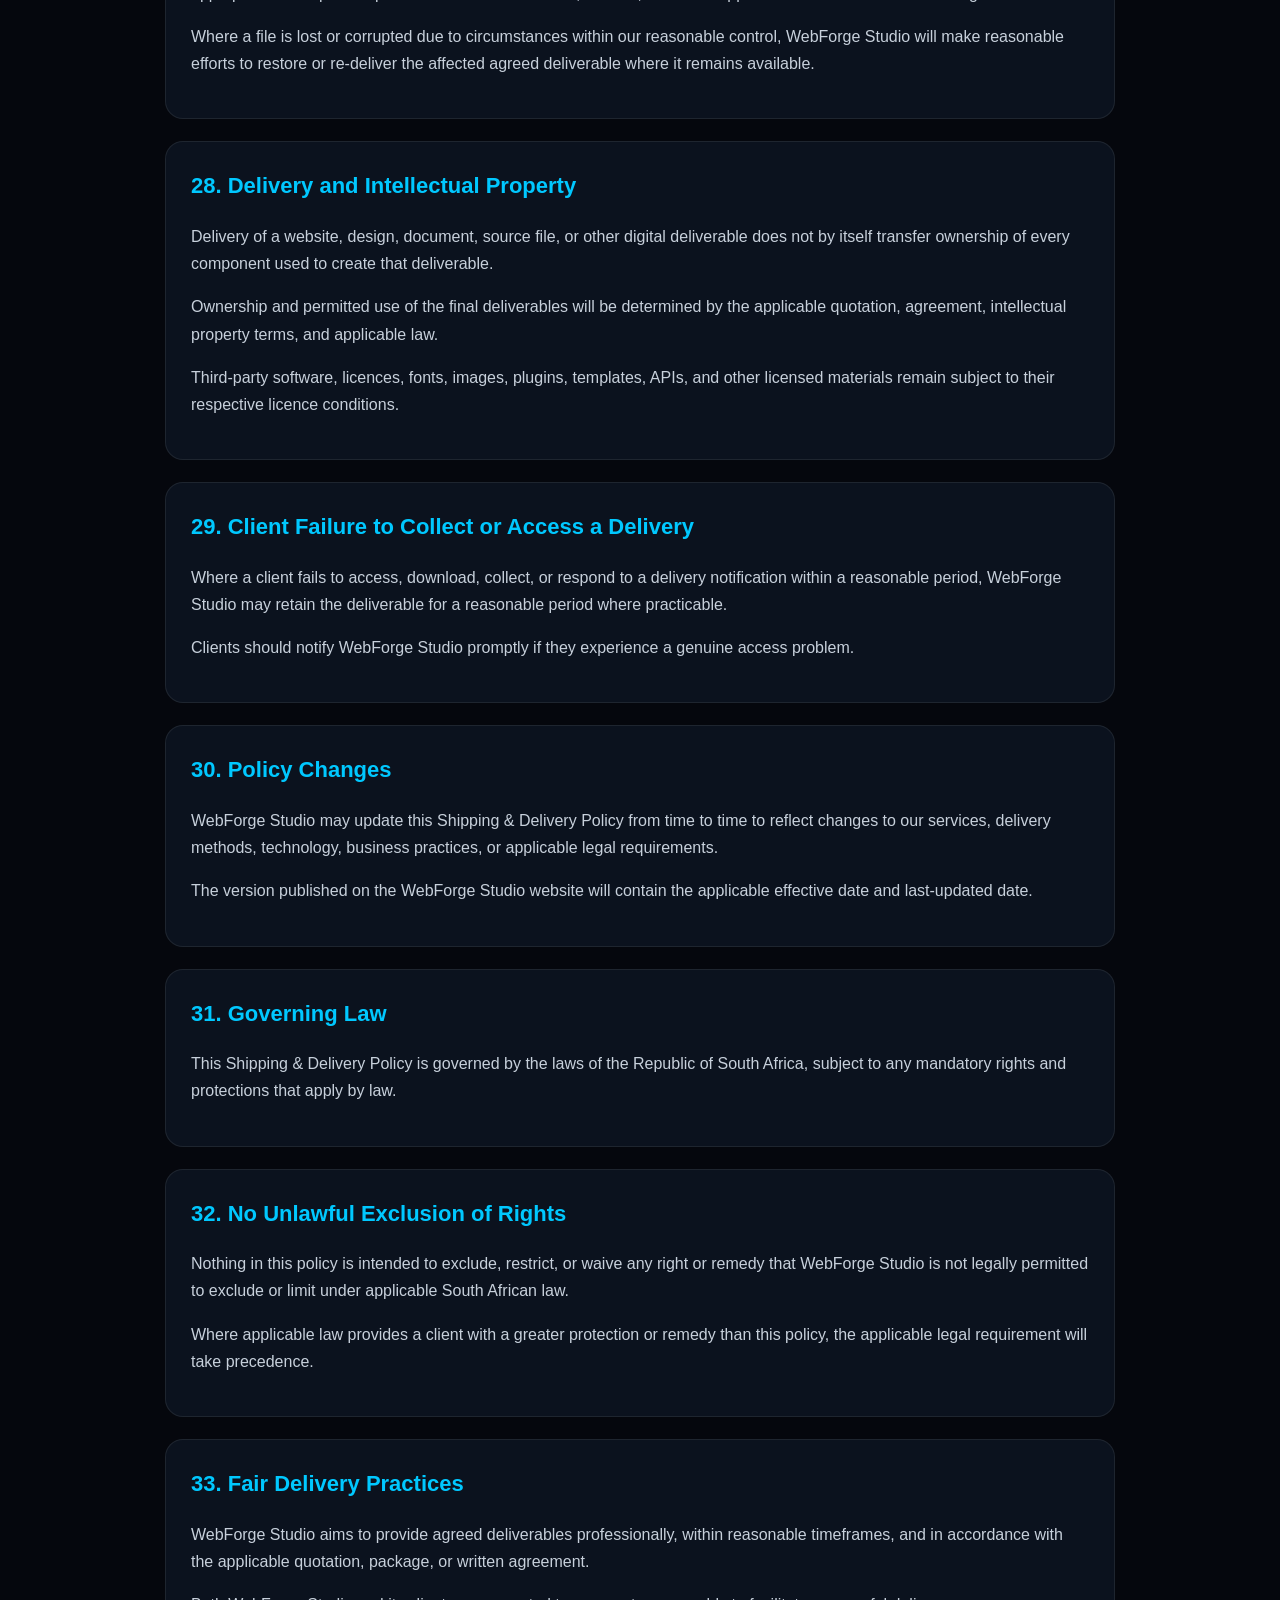
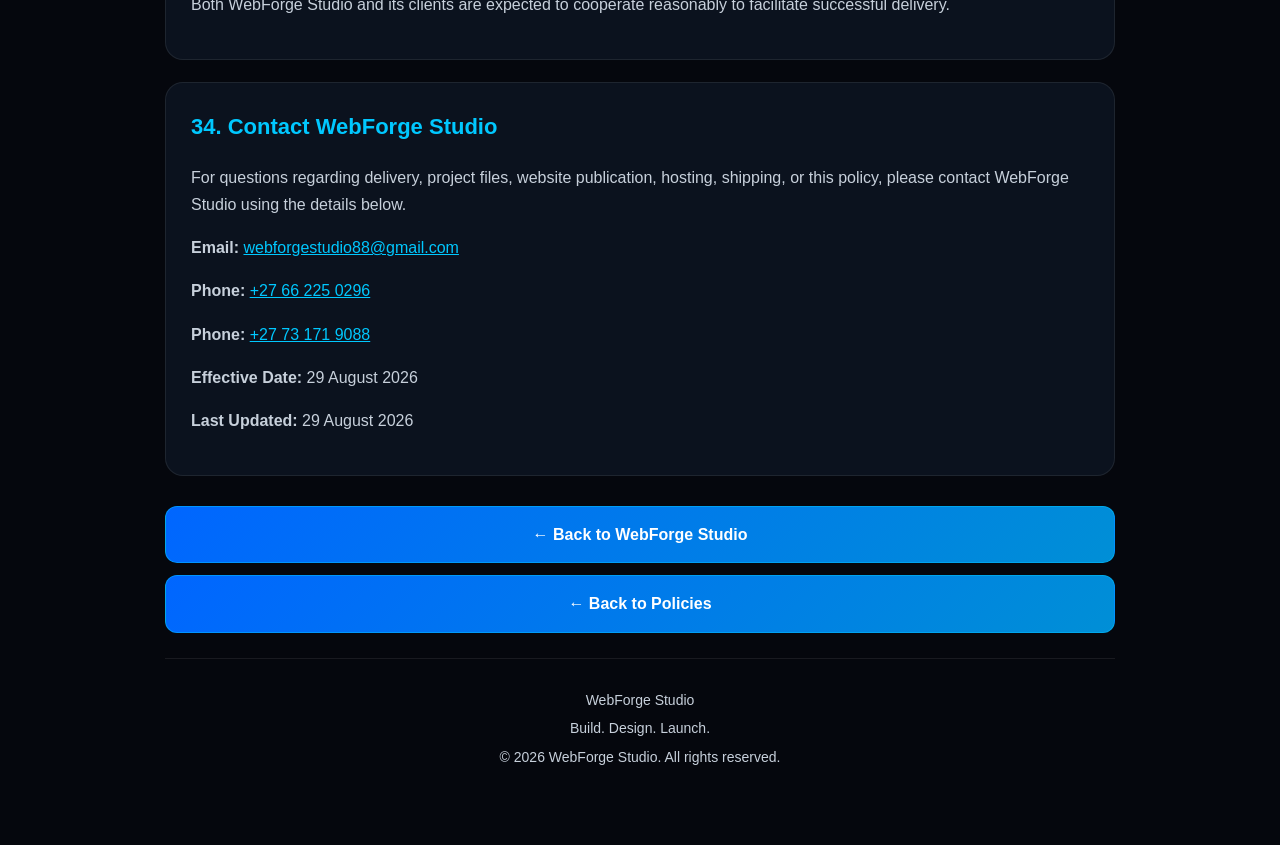
<file: policies/shipping-delivery-policy.html>
<!DOCTYPE html>
<html lang="en">
<head>
<meta charset="UTF-8">
<meta name="viewport" content="width=device-width, initial-scale=1.0">

<title>WebForge Studio | Shipping &amp; Delivery Policy</title>

<style>
:root {
    --black: #05070d;
    --blue: #0066ff;
    --cyan: #00c8ff;
    --white: #ffffff;
    --silver: #c7d0db;
    --card: #0d1420;
    --border: rgba(0, 153, 255, 0.35);
}

* {
    box-sizing: border-box;
}

html {
    scroll-behavior: smooth;
}

body {
    margin: 0;
    padding: 0;
    min-height: 100vh;
    background:
        radial-gradient(circle at top, rgba(0, 102, 255, 0.14), transparent 35%),
        var(--black);
    color: var(--white);
    font-family: Arial, Helvetica, sans-serif;
    line-height: 1.7;
}

.container {
    width: 92%;
    max-width: 950px;
    margin: 0 auto;
    padding: 35px 0 45px;
}

.header {
    text-align: center;
    padding: 30px 20px;
    background: rgba(13, 20, 32, 0.92);
    border: 1px solid var(--border);
    border-radius: 20px;
    box-shadow: 0 0 30px rgba(0, 102, 255, 0.12);
}

.logo {
    display: block;
    width: 150px;
    max-width: 80%;
    height: auto;
    margin: 0 auto 20px;
}

h1 {
    margin: 0;
    color: var(--cyan);
    font-size: clamp(30px, 7vw, 46px);
    line-height: 1.2;
}

.subtitle {
    margin: 12px 0 0;
    color: var(--silver);
    font-size: 15px;
}

.dates {
    margin-top: 20px;
    color: var(--white);
    font-size: 14px;
}

.policy-content {
    margin-top: 25px;
}

.policy-section {
    margin-bottom: 22px;
    padding: 25px;
    background: rgba(13, 20, 32, 0.92);
    border: 1px solid rgba(255, 255, 255, 0.08);
    border-radius: 18px;
}

h2 {
    margin-top: 0;
    color: var(--cyan);
    font-size: 22px;
}

p {
    color: var(--silver);
}

a {
    color: var(--cyan);
}

.policy-navigation {
    display: flex;
    flex-direction: column;
    gap: 12px;
    margin-top: 30px;
}

.back-button {
    display: block;
    width: 100%;
    padding: 14px 18px;
    text-align: center;
    color: var(--white);
    background: linear-gradient(135deg, #0066ff, #008fd6);
    border: 1px solid rgba(0, 200, 255, 0.45);
    border-radius: 12px;
    text-decoration: none;
    font-weight: bold;
    transition: transform 0.2s ease, box-shadow 0.2s ease;
}

.back-button:hover {
    transform: translateY(-2px);
    box-shadow: 0 0 20px rgba(0, 200, 255, 0.25);
}

.footer {
    margin-top: 25px;
    padding: 25px 15px;
    text-align: center;
    border-top: 1px solid rgba(255, 255, 255, 0.08);
}

.footer p {
    margin: 5px 0;
    font-size: 14px;
}

@media (max-width: 600px) {
    .container {
        width: 94%;
        padding-top: 20px;
    }

    .header {
        padding: 25px 15px;
    }

    .policy-section {
        padding: 20px 17px;
    }

    h2 {
        font-size: 20px;
    }
}
</style>
</head>

<body>

<div class="container">

<header class="header">

<img src="../images/blue.png"
     alt="WebForge Studio Logo"
     class="logo">

<h1>Shipping &amp; Delivery Policy</h1>

<p class="subtitle">
WebForge Studio<br>
Build. Design. Launch.
</p>

<div class="dates">
<strong>Effective Date:</strong> 29 August 2026<br>
<strong>Last Updated:</strong> 29 August 2026
</div>

</header>
<main class="policy-content">

<section class="policy-section">

    <h2>1. Purpose of This Policy</h2>

    <p>
        This Shipping &amp; Delivery Policy explains how WebForge Studio
        delivers digital services, digital products, website files, project
        deliverables, and any applicable physical items supplied as part of
        an agreed service.
    </p>

    <p>
        Because WebForge Studio primarily provides digital services, most
        deliveries are made electronically or through online platforms rather
        than by physical shipment.
    </p>

    <p>
        This policy is intended to provide clear expectations for both
        WebForge Studio and its clients while preserving any rights and
        remedies that apply under South African law.
    </p>

</section>


<section class="policy-section">

    <h2>2. Digital Service Delivery</h2>

    <p>
        Websites, website files, designs, documents, digital assets, and
        other agreed digital deliverables may be delivered electronically,
        uploaded to an agreed hosting environment, provided through an
        online platform, or made available using another reasonable digital
        delivery method.
    </p>

    <p>
        The delivery method may depend on the type of project, the agreed
        scope, the client's technical requirements, and any third-party
        platform involved.
    </p>

</section>


<section class="policy-section">

    <h2>3. Delivery Commencement</h2>

    <p>
        WebForge Studio will generally begin the agreed project after the
        required project confirmation steps have been completed, including
        receipt of the required upfront payment and any information or
        materials reasonably necessary to commence the work.
    </p>

    <p>
        Work may be delayed where required client information, content,
        approvals, access credentials, or other project requirements have
        not been provided.
    </p>

</section>


<section class="policy-section">

    <h2>4. Estimated Delivery Times</h2>

    <p>
        Any delivery timeframe provided by WebForge Studio is an estimate
        unless a specific delivery date has been expressly agreed in writing.
    </p>

    <p>
        Estimated timelines may depend on project complexity, client
        responsiveness, requested changes, technical issues, third-party
        services, and other circumstances that may affect completion.
    </p>

</section>


<section class="policy-section">

    <h2>5. Client Responsibilities</h2>

    <p>
        Clients are responsible for providing accurate information, content,
        images, branding materials, approvals, access details, and other
        reasonable requirements needed for the agreed project.
    </p>

    <p>
        Where a client does not provide required information or approvals
        within a reasonable period, the delivery timeline may be adjusted
        accordingly.
    </p>

</section>
<section class="policy-section">

    <h2>6. Website Delivery and Launch</h2>

    <p>
        Where a website is included in the agreed service, delivery may
        include publishing the completed website to the agreed hosting
        environment or providing the applicable website files to the client.
    </p>

    <p>
        A website will be considered ready for delivery when the agreed
        scope has been completed and the applicable client approvals or
        information required for launch have been received.
    </p>

</section>


<section class="policy-section">

    <h2>7. Client Review and Approval</h2>

    <p>
        Where the project includes a review or approval stage, WebForge
        Studio may provide the client with an opportunity to review the
        relevant deliverable before final delivery or launch.
    </p>

    <p>
        Clients are responsible for reviewing supplied information,
        content, spelling, contact details, prices, images, links, and
        other business information before approving a final deliverable.
    </p>

    <p>
        WebForge Studio will make reasonable efforts to correct errors
        attributable to WebForge Studio that are identified within the
        agreed scope.
    </p>

</section>


<section class="policy-section">

    <h2>8. Delivery Delays Caused by the Client</h2>

    <p>
        Delivery may be delayed where the client does not provide required
        content, information, approvals, feedback, account access, or
        other materials within a reasonable period.
    </p>

    <p>
        Such delays may result in the estimated delivery date being moved
        without WebForge Studio being responsible for the resulting delay,
        subject to any rights that cannot lawfully be excluded.
    </p>

</section>


<section class="policy-section">

    <h2>9. Delays Outside Our Reasonable Control</h2>

    <p>
        WebForge Studio will not be responsible for delays caused by
        circumstances outside its reasonable control, including hosting
        outages, domain or DNS issues, third-party platform failures,
        internet disruptions, cyber incidents, power interruptions,
        natural events, or other events that could not reasonably have been
        prevented or anticipated.
    </p>

    <p>
        Where such circumstances occur, WebForge Studio will make reasonable
        efforts to continue or resume the affected service as soon as
        reasonably practicable.
    </p>

</section>


<section class="policy-section">

    <h2>10. Third-Party Hosting and Platforms</h2>

    <p>
        Where delivery depends on a third-party hosting provider, domain
        registrar, software platform, payment provider, or other external
        service, delivery may be affected by the availability and
        requirements of that provider.
    </p>

    <p>
        WebForge Studio cannot guarantee the uninterrupted availability or
        performance of third-party services that are outside its reasonable
        control.
    </p>

</section>
<section class="policy-section">

    <h2>11. Delivery of Project Files</h2>

    <p>
        Where the client is entitled to receive project files, WebForge
        Studio may provide those files electronically using a suitable
        delivery method.
    </p>

    <p>
        The files supplied will depend on the agreed service and project
        scope. WebForge Studio is not required to provide internal tools,
        proprietary systems, confidential business information, or
        third-party materials that the client is not entitled to receive.
    </p>

</section>


<section class="policy-section">

    <h2>12. Website Hosting Delivery</h2>

    <p>
        Where website hosting is included in the agreed service, WebForge
        Studio may publish or configure the website on the applicable
        hosting environment once the requirements for launch have been
        completed.
    </p>

    <p>
        Hosting availability, server performance, maintenance, outages, and
        other matters controlled by the hosting provider remain subject to
        that provider's terms and conditions.
    </p>

</section>


<section class="policy-section">

    <h2>13. Domain Registration and DNS</h2>

    <p>
        Where WebForge Studio assists with domain registration, DNS
        configuration, or related services, completion may depend on the
        relevant domain registrar and DNS provider.
    </p>

    <p>
        Domain registration, renewal, ownership, transfer requirements, and
        related charges may be subject to the rules and terms of the
        applicable registrar.
    </p>

    <p>
        Clients are responsible for providing accurate registration
        information and approving applicable domain-related decisions.
    </p>

</section>


<section class="policy-section">

    <h2>14. Physical Deliveries</h2>

    <p>
        WebForge Studio primarily provides digital services. If a physical
        item is specifically included in a client's agreed order, the
        applicable quotation or agreement will determine the delivery method,
        delivery location, and any applicable delivery charges.
    </p>

    <p>
        Where a third-party courier or delivery service is used, delivery
        may also be subject to that provider's terms and operational
        limitations.
    </p>

</section>


<section class="policy-section">

    <h2>15. Delivery Confirmation</h2>

    <p>
        Digital delivery may be confirmed through an email, message,
        platform notification, website publication, file-transfer record,
        or another reasonable method showing that the relevant deliverable
        was made available.
    </p>

    <p>
        A client is responsible for checking the delivery method and
        notifying WebForge Studio within a reasonable period if an agreed
        deliverable cannot be accessed or appears to be missing.
    </p>

</section>
<section class="policy-section">

    <h2>16. Client Access and Downloading</h2>

    <p>
        Where a digital deliverable is provided through a download link,
        online platform, cloud service, email, or another electronic method,
        the client is responsible for having suitable internet access and
        compatible equipment to receive or access the deliverable.
    </p>

    <p>
        WebForge Studio may reasonably assist with access problems where the
        issue relates to the agreed service. Problems caused by the client's
        device, internet connection, email provider, storage limitations, or
        third-party platform may fall outside our control.
    </p>

</section>


<section class="policy-section">

    <h2>17. Incorrect Client Information</h2>

    <p>
        Clients are responsible for ensuring that delivery information,
        email addresses, domain details, hosting information, and other
        information supplied to WebForge Studio is accurate.
    </p>

    <p>
        WebForge Studio will not be responsible for a delivery failure caused
        by incorrect or incomplete information supplied by the client,
        subject to applicable law.
    </p>

</section>


<section class="policy-section">

    <h2>18. Client Unavailability</h2>

    <p>
        Where client approval, feedback, access, or confirmation is required
        before delivery or launch, WebForge Studio may pause the affected
        stage until the client responds.
    </p>

    <p>
        The project timeline may be adjusted to account for periods in which
        the required client response is unavailable.
    </p>

</section>


<section class="policy-section">

    <h2>19. Re-Delivery of Digital Files</h2>

    <p>
        Where a previously delivered digital file is reasonably required
        again, WebForge Studio may provide a replacement copy where the file
        remains available and the request relates to the agreed service.
    </p>

    <p>
        WebForge Studio may not be able to reproduce or re-deliver
        third-party materials, discontinued services, or files that are no
        longer reasonably available.
    </p>

</section>


<section class="policy-section">

    <h2>20. Completion of Delivery</h2>

    <p>
        Delivery of a project does not necessarily mean that every future
        maintenance, update, hosting, support, or additional service is
        included.
    </p>

    <p>
        Only the services and deliverables included in the applicable
        quotation, package, or written agreement form part of the original
        delivery obligation.
    </p>

</section>
<section class="policy-section">

    <h2>21. Delivery of Online Stores</h2>

    <p>
        Where an online store forms part of the agreed service, delivery may
        include the configuration and publication of the agreed store
        functionality, product listings, payment-related integrations, and
        other features specifically included in the quotation or package.
    </p>

    <p>
        The availability of payment gateways, shipping integrations, domain
        services, hosting, and other third-party functionality may depend on
        the relevant external provider.
    </p>

</section>


<section class="policy-section">

    <h2>22. Product and Content Information</h2>

    <p>
        Clients are responsible for providing accurate product names,
        descriptions, prices, images, specifications, stock information,
        business information, and other content required for an online store
        or website.
    </p>

    <p>
        WebForge Studio may rely on information supplied by the client when
        preparing or publishing the agreed deliverables.
    </p>

</section>


<section class="policy-section">

    <h2>23. Customer Orders and Physical Goods</h2>

    <p>
        Where a WebForge Studio project creates or supports an online store
        through which the client's own physical products are sold, the
        client's responsibility for fulfilling those customer orders remains
        separate from WebForge Studio's responsibility for providing the
        agreed website or digital service.
    </p>

    <p>
        Unless expressly agreed in writing, WebForge Studio is not the seller,
        manufacturer, warehouse operator, or courier for products sold by a
        client through that client's online store.
    </p>

</section>


<section class="policy-section">

    <h2>24. Delivery After Client Approval</h2>

    <p>
        Where final approval is required, WebForge Studio may complete final
        delivery or publication after the client has provided the necessary
        approval.
    </p>

    <p>
        If the client does not respond within a reasonable period after being
        notified that approval is required, WebForge Studio may place the
        project on hold until the required response is received.
    </p>

</section>


<section class="policy-section">

    <h2>25. Delivery Issues and Complaints</h2>

    <p>
        If a client experiences a genuine problem accessing an agreed
        deliverable, the client should notify WebForge Studio as soon as
        reasonably possible and provide sufficient information to identify
        the problem.
    </p>

    <p>
        WebForge Studio will make reasonable efforts to investigate and
        resolve delivery problems that fall within its responsibility.
    </p>

    <p>
        Nothing in this policy is intended to exclude any mandatory right or
        remedy available to a client under applicable South African law.
    </p>

</section>
<section class="policy-section">

    <h2>26. Failed or Delayed Delivery</h2>

    <p>
        If delivery cannot be completed because of circumstances attributable
        to WebForge Studio, we will make reasonable efforts to correct the
        issue and complete the agreed delivery as soon as reasonably
        practicable.
    </p>

    <p>
        Where the failure or delay results from the client, a third-party
        provider, technical infrastructure, or circumstances outside our
        reasonable control, the delivery timeline may be adjusted
        accordingly.
    </p>

</section>


<section class="policy-section">

    <h2>27. Loss or Corruption of Digital Files</h2>

    <p>
        WebForge Studio will take reasonable precautions when handling and
        delivering digital files. However, clients should maintain appropriate
        backups of important business information, content, and files supplied
        to or received from WebForge Studio.
    </p>

    <p>
        Where a file is lost or corrupted due to circumstances within our
        reasonable control, WebForge Studio will make reasonable efforts to
        restore or re-deliver the affected agreed deliverable where it remains
        available.
    </p>

</section>


<section class="policy-section">

    <h2>28. Delivery and Intellectual Property</h2>

    <p>
        Delivery of a website, design, document, source file, or other digital
        deliverable does not by itself transfer ownership of every component
        used to create that deliverable.
    </p>

    <p>
        Ownership and permitted use of the final deliverables will be
        determined by the applicable quotation, agreement, intellectual
        property terms, and applicable law.
    </p>

    <p>
        Third-party software, licences, fonts, images, plugins, templates,
        APIs, and other licensed materials remain subject to their respective
        licence conditions.
    </p>

</section>


<section class="policy-section">

    <h2>29. Client Failure to Collect or Access a Delivery</h2>

    <p>
        Where a client fails to access, download, collect, or respond to a
        delivery notification within a reasonable period, WebForge Studio may
        retain the deliverable for a reasonable period where practicable.
    </p>

    <p>
        Clients should notify WebForge Studio promptly if they experience a
        genuine access problem.
    </p>

</section>


<section class="policy-section">

    <h2>30. Policy Changes</h2>

    <p>
        WebForge Studio may update this Shipping &amp; Delivery Policy from
        time to time to reflect changes to our services, delivery methods,
        technology, business practices, or applicable legal requirements.
    </p>

    <p>
        The version published on the WebForge Studio website will contain the
        applicable effective date and last-updated date.
    </p>

</section>
<section class="policy-section">

    <h2>31. Governing Law</h2>

    <p>
        This Shipping &amp; Delivery Policy is governed by the laws of the
        Republic of South Africa, subject to any mandatory rights and
        protections that apply by law.
    </p>

</section>


<section class="policy-section">

    <h2>32. No Unlawful Exclusion of Rights</h2>

    <p>
        Nothing in this policy is intended to exclude, restrict, or waive any
        right or remedy that WebForge Studio is not legally permitted to
        exclude or limit under applicable South African law.
    </p>

    <p>
        Where applicable law provides a client with a greater protection or
        remedy than this policy, the applicable legal requirement will take
        precedence.
    </p>

</section>


<section class="policy-section">

    <h2>33. Fair Delivery Practices</h2>

    <p>
        WebForge Studio aims to provide agreed deliverables professionally,
        within reasonable timeframes, and in accordance with the applicable
        quotation, package, or written agreement.
    </p>

    <p>
        Both WebForge Studio and its clients are expected to cooperate
        reasonably to facilitate successful delivery.
    </p>

</section>


<section class="policy-section">

    <h2>34. Contact WebForge Studio</h2>

    <p>
        For questions regarding delivery, project files, website publication,
        hosting, shipping, or this policy, please contact WebForge Studio
        using the details below.
    </p>

    <p>
        <strong>Email:</strong>
        <a href="mailto:webforgestudio88@gmail.com">
            webforgestudio88@gmail.com
        </a>
    </p>

    <p>
        <strong>Phone:</strong>
        <a href="tel:+27662250296">
            +27 66 225 0296
        </a>
    </p>

    <p>
        <strong>Phone:</strong>
        <a href="tel:+27731719088">
            +27 73 171 9088
        </a>
    </p>

    <p>
        <strong>Effective Date:</strong>
        29 August 2026
    </p>

    <p>
        <strong>Last Updated:</strong>
        29 August 2026
    </p>

</section>


<div class="policy-navigation">

    <a href="../index.html" class="back-button">
        ← Back to WebForge Studio
    </a>

    <a href="index.html" class="back-button">
        ← Back to Policies
    </a>

</div>


<footer class="footer">

    <p>
        WebForge Studio
    </p>

    <p>
        Build. Design. Launch.
    </p>

    <p>
        © 2026 WebForge Studio. All rights reserved.
    </p>

</footer>

</div>

</body>
</html>
</file>
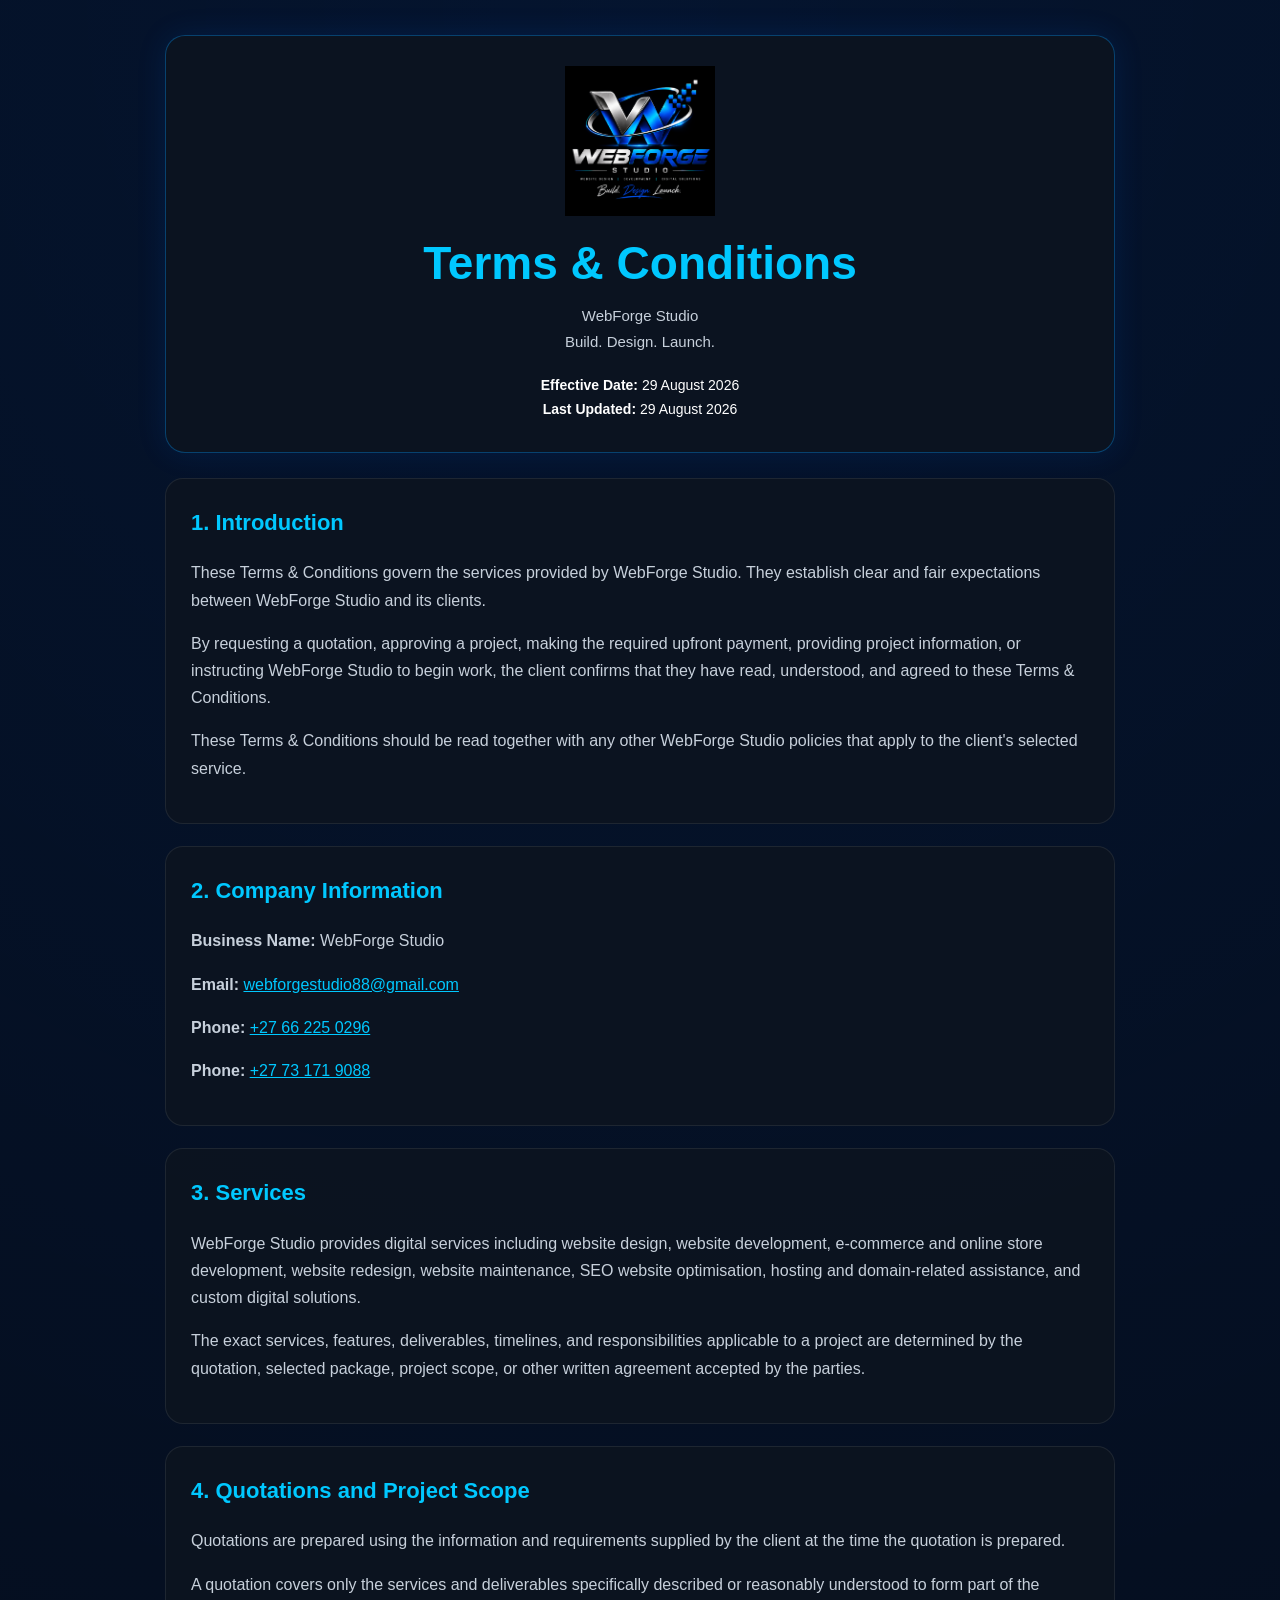
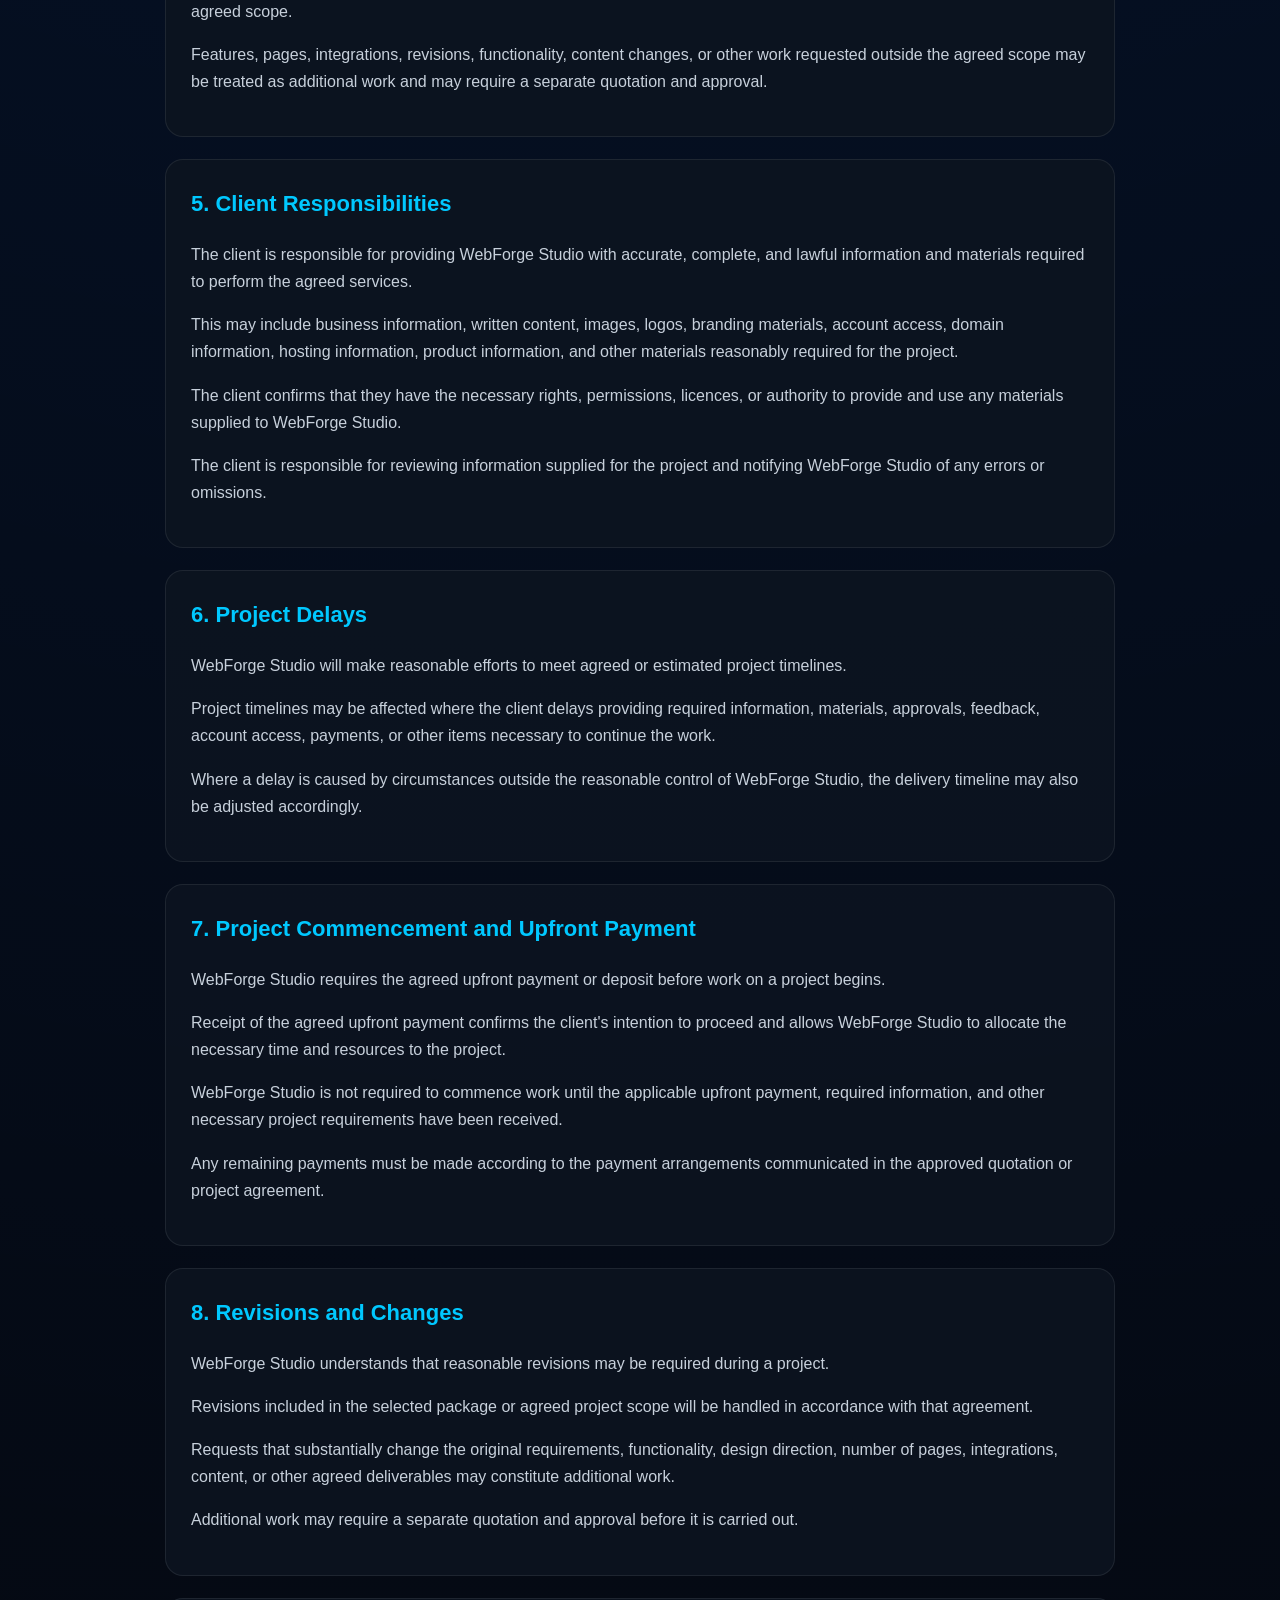
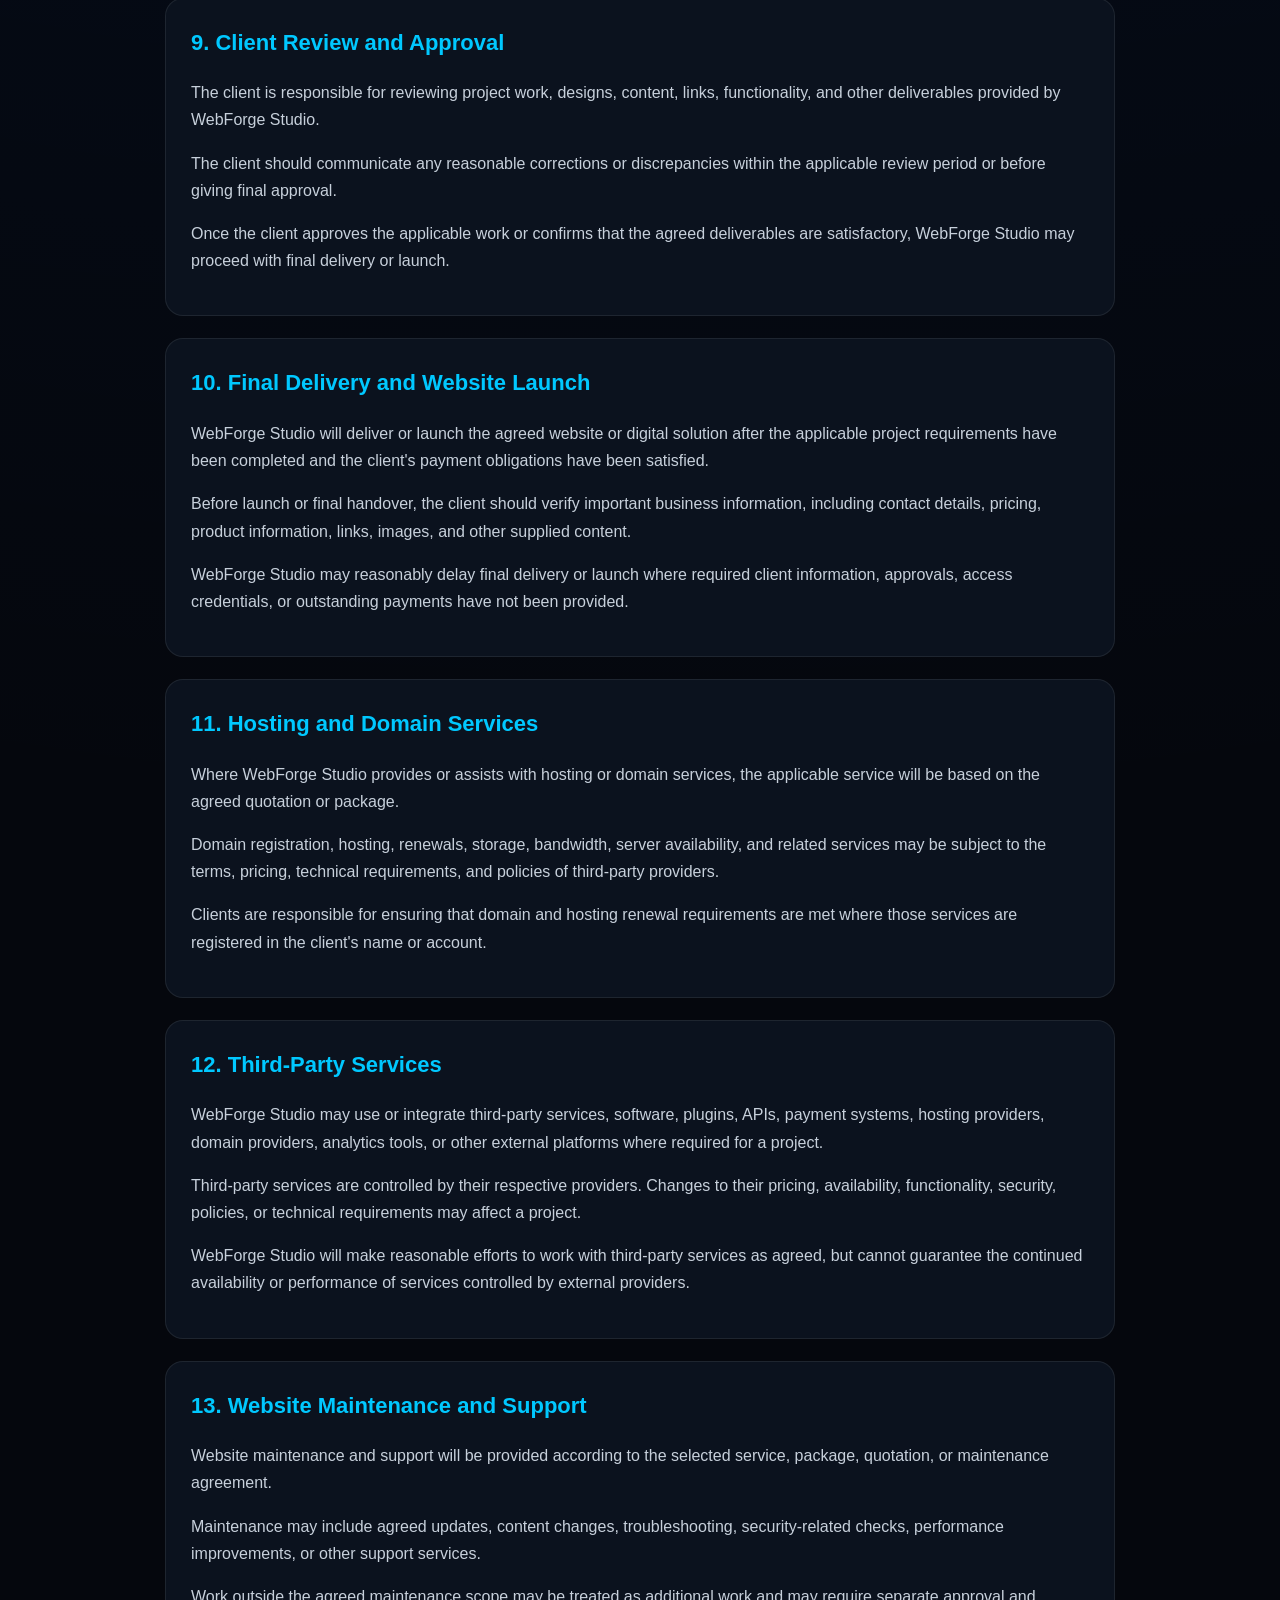
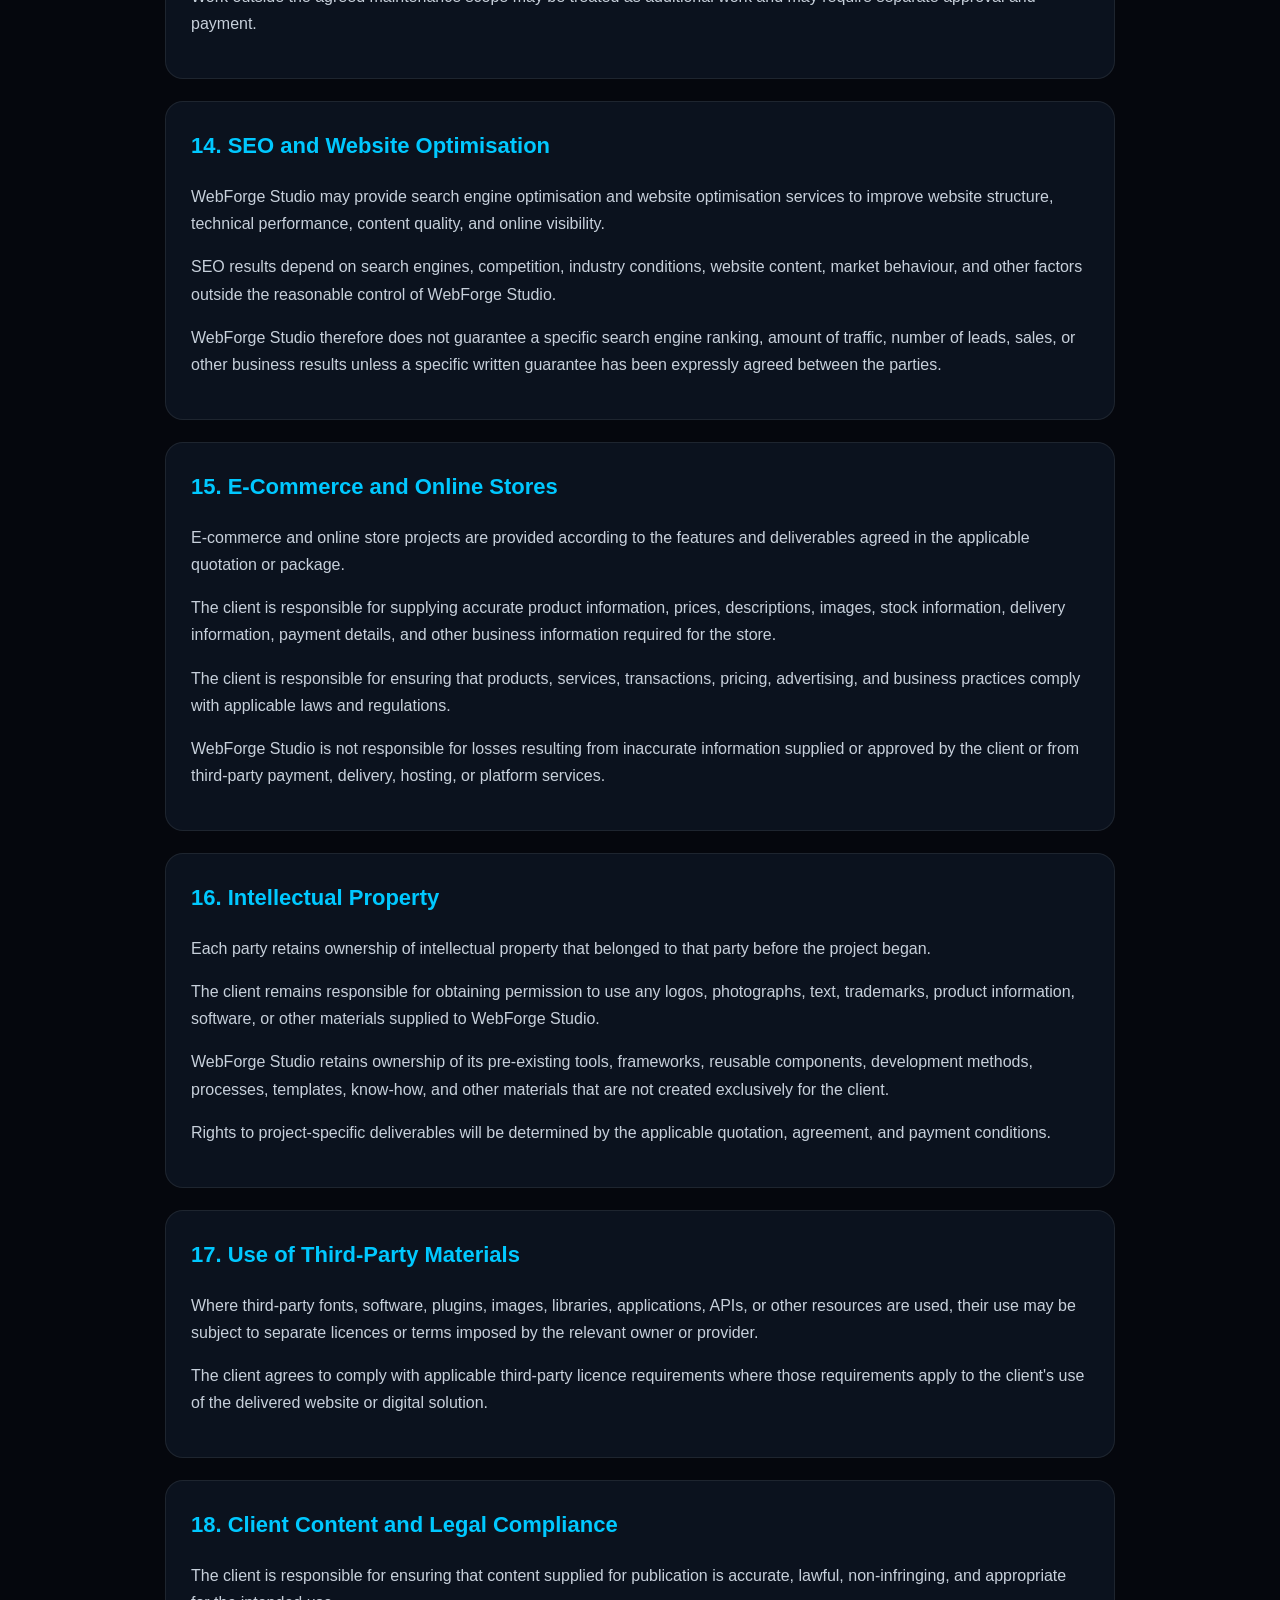
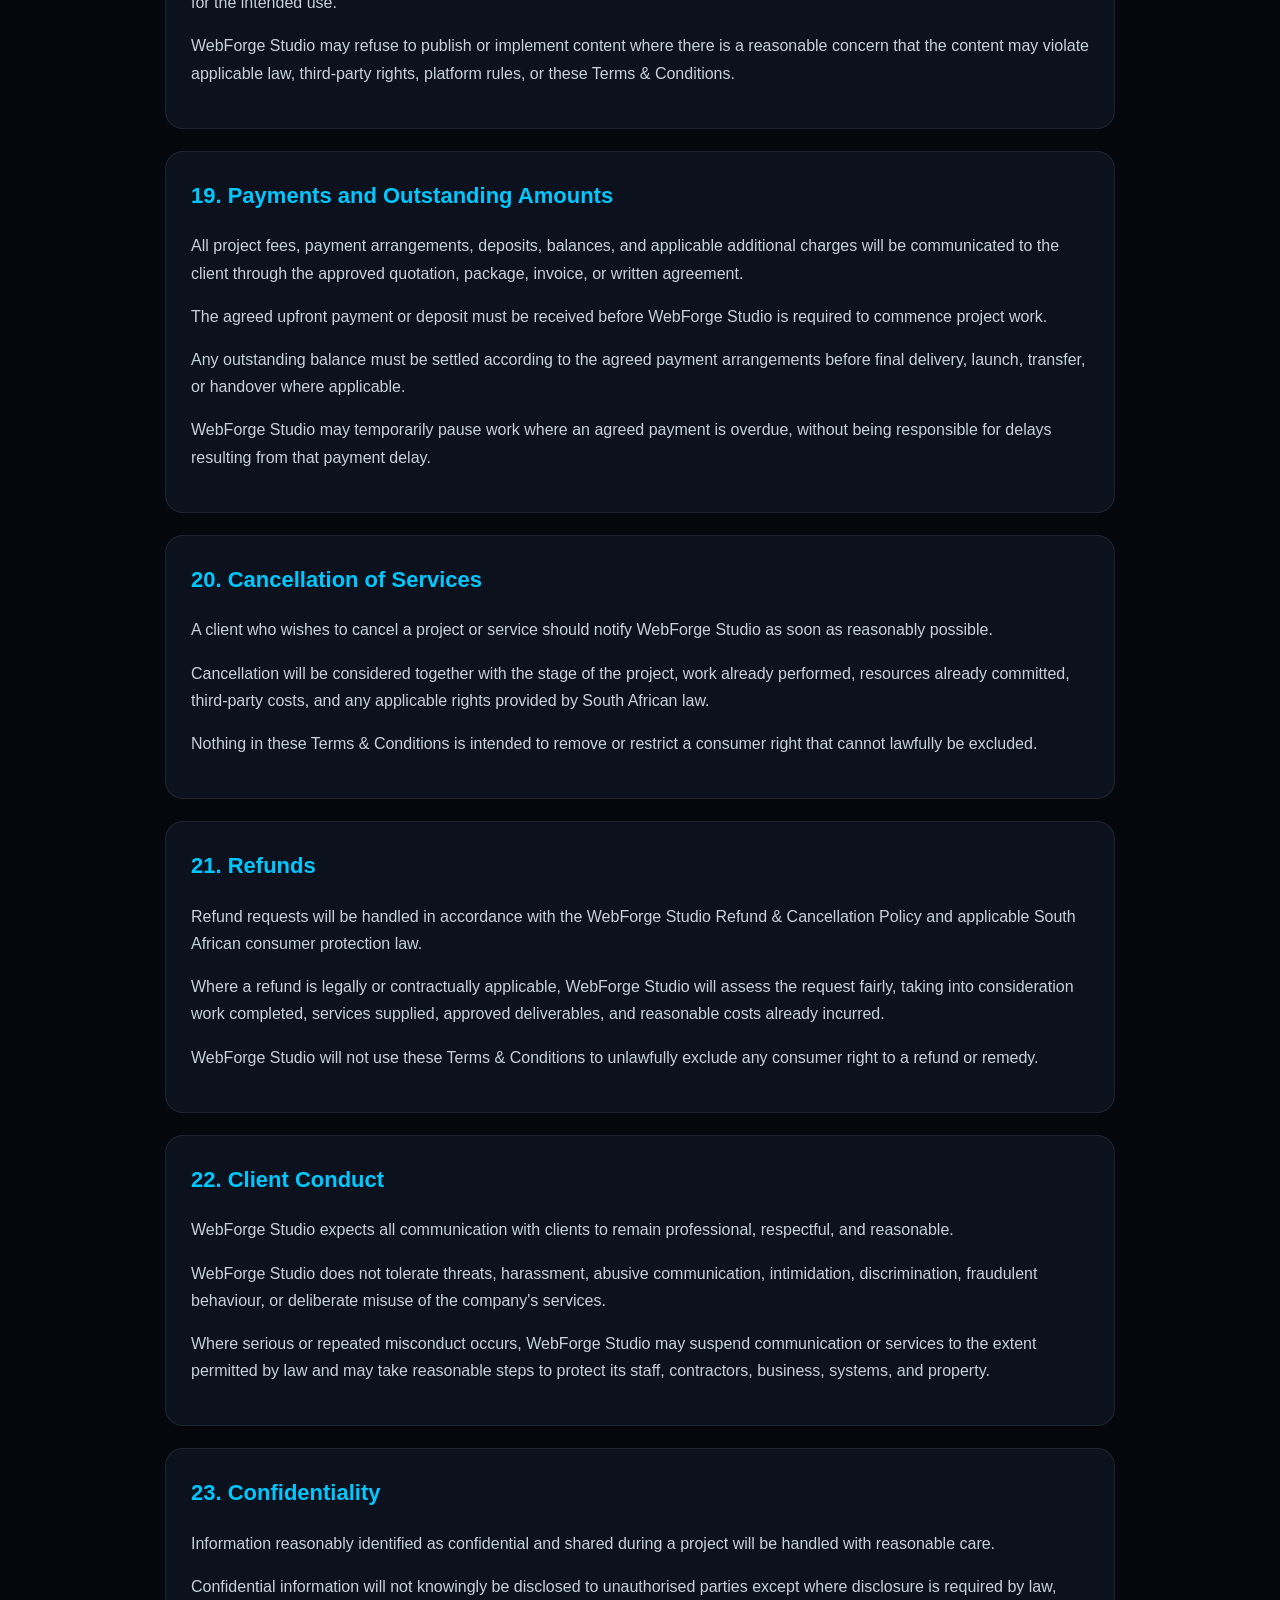
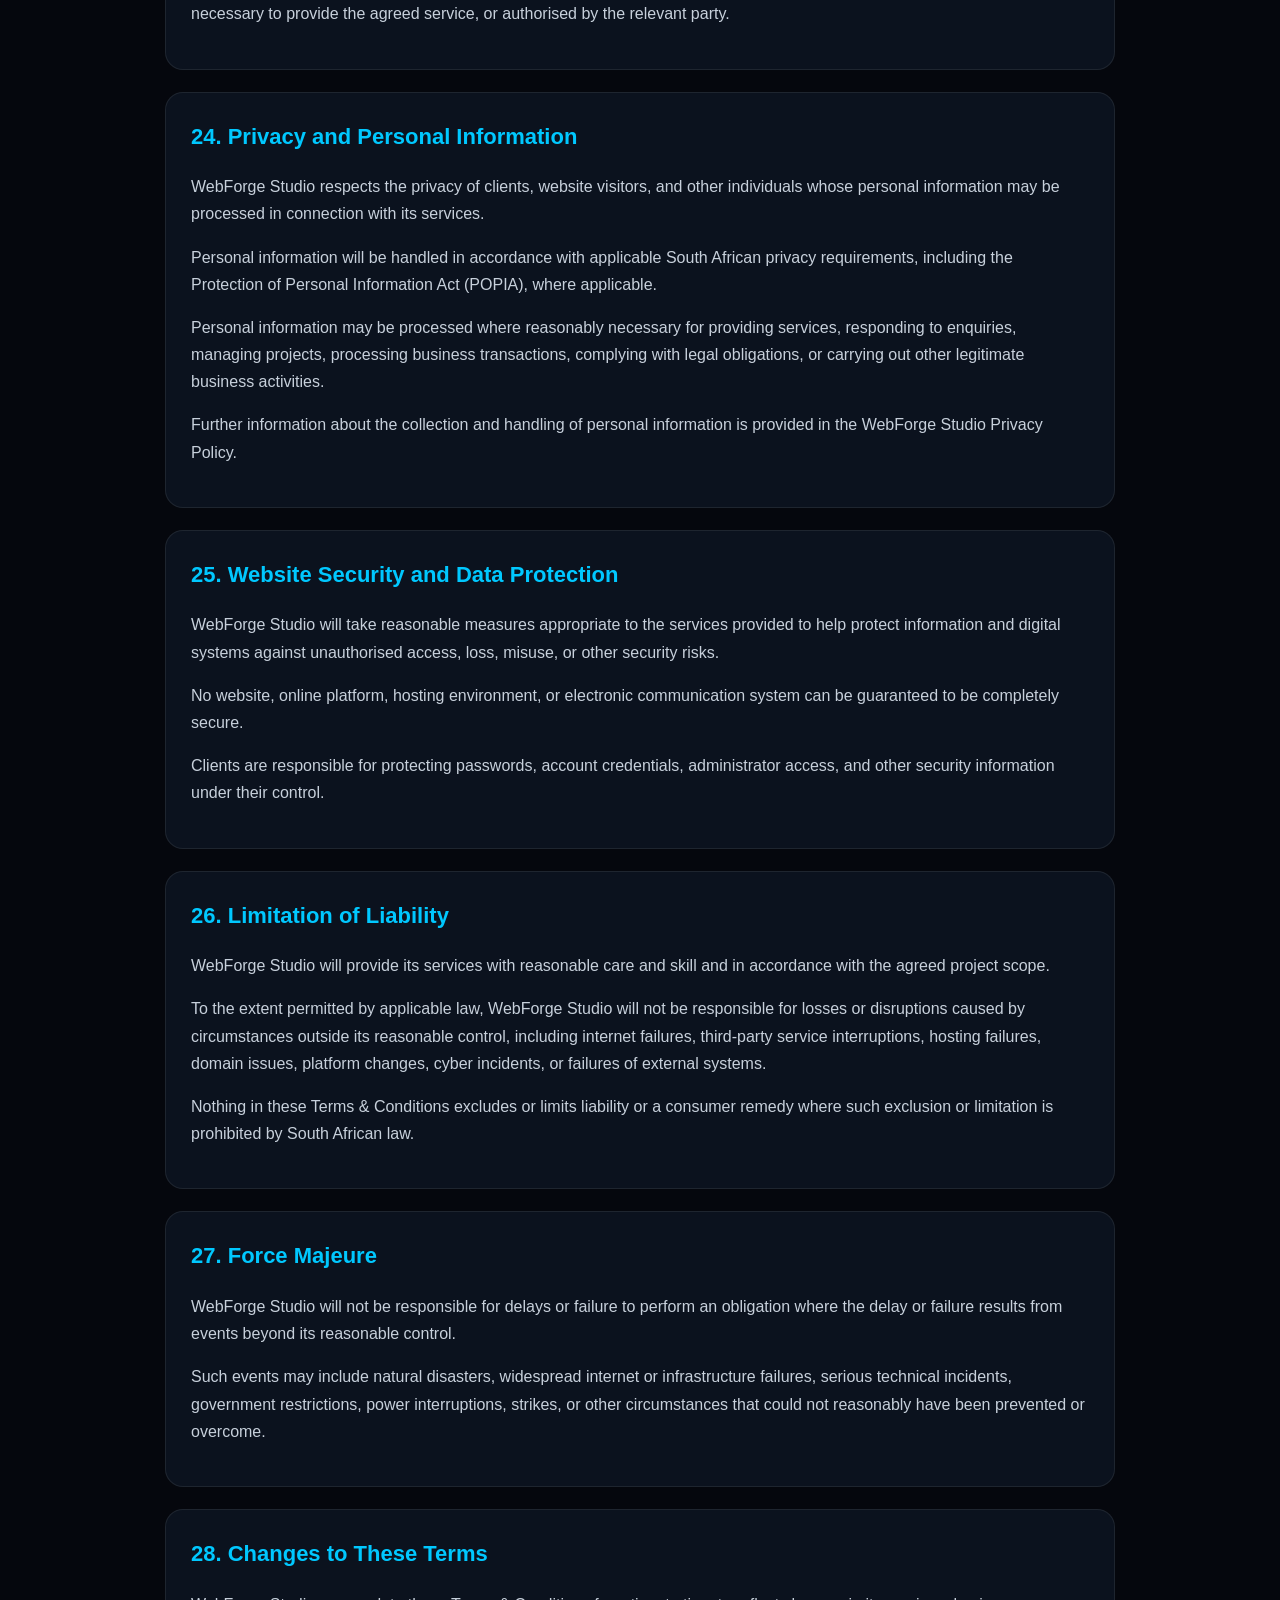
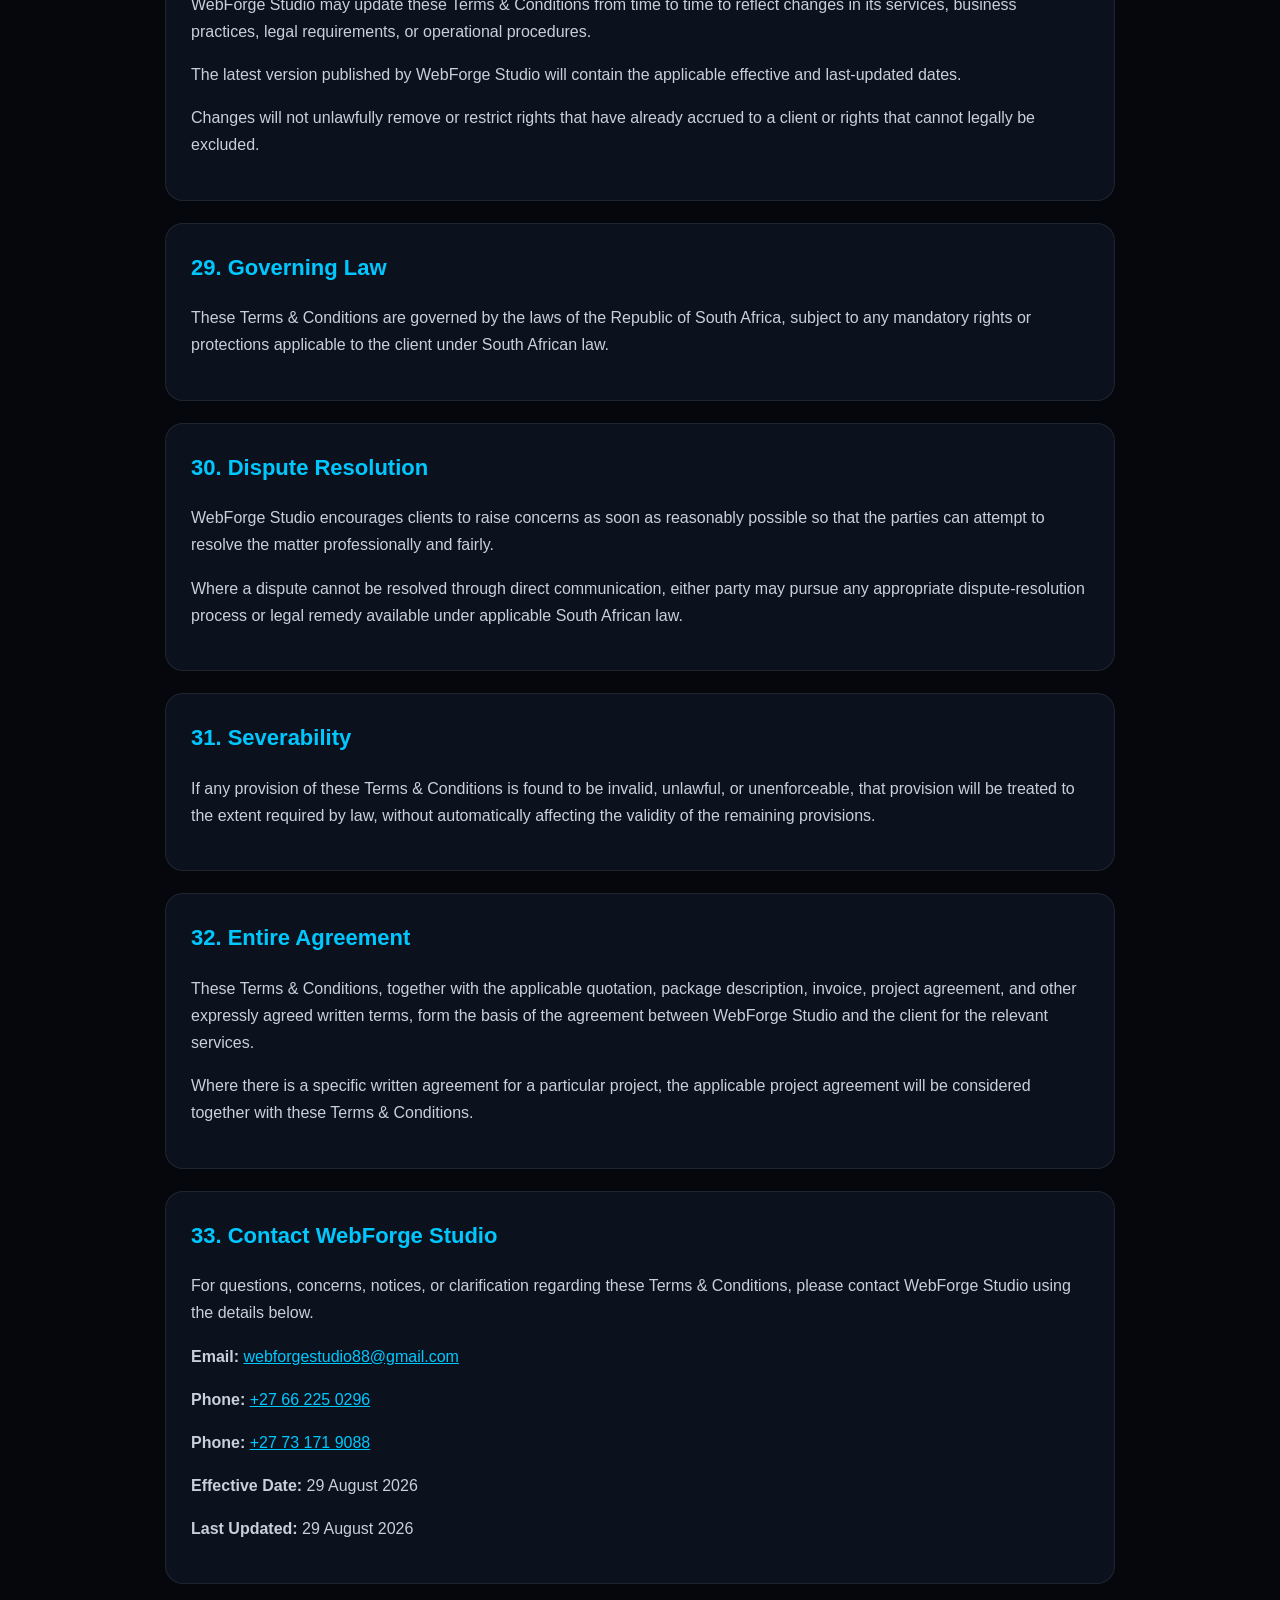
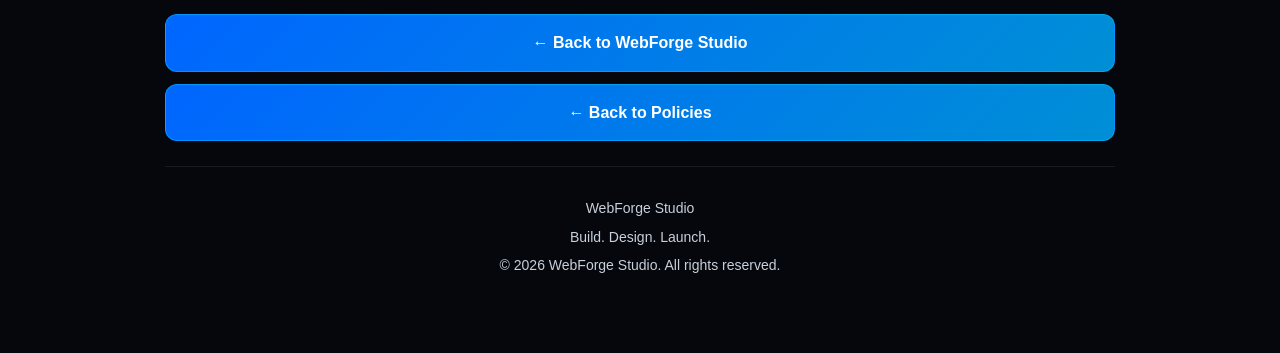
<file: policies/terms-and-conditions.html>
<!DOCTYPE html>
<html lang="en">
<head>
<meta charset="UTF-8">
<meta name="viewport" content="width=device-width, initial-scale=1.0">

<title>WebForge Studio | Terms & Conditions</title>

<style>
:root {
    --black: #05070d;
    --blue: #0066ff;
    --cyan: #00c8ff;
    --white: #ffffff;
    --silver: #c7d0db;
    --card: #0d1420;
    --border: rgba(0, 153, 255, 0.35);
}

* {
    box-sizing: border-box;
}

html {
    scroll-behavior: smooth;
}

body {
    margin: 0;
    padding: 0;
    min-height: 100vh;
    background:
        radial-gradient(circle at top, rgba(0, 102, 255, 0.14), transparent 35%),
        var(--black);
    color: var(--white);
    font-family: Arial, Helvetica, sans-serif;
    line-height: 1.7;
}

.container {
    width: 92%;
    max-width: 950px;
    margin: 0 auto;
    padding: 35px 0 45px;
}

.header {
    text-align: center;
    padding: 30px 20px;
    background: rgba(13, 20, 32, 0.92);
    border: 1px solid var(--border);
    border-radius: 20px;
    box-shadow: 0 0 30px rgba(0, 102, 255, 0.12);
}

.logo {
    display: block;
    width: 150px;
    max-width: 80%;
    height: auto;
    margin: 0 auto 20px;
}

h1 {
    margin: 0;
    color: var(--cyan);
    font-size: clamp(30px, 7vw, 46px);
    line-height: 1.2;
}

.subtitle {
    margin: 12px 0 0;
    color: var(--silver);
    font-size: 15px;
}

.dates {
    margin-top: 20px;
    color: var(--white);
    font-size: 14px;
}

.policy-content {
    margin-top: 25px;
}

.policy-section {
    margin-bottom: 22px;
    padding: 25px;
    background: rgba(13, 20, 32, 0.92);
    border: 1px solid rgba(255, 255, 255, 0.08);
    border-radius: 18px;
}

h2 {
    margin-top: 0;
    color: var(--cyan);
    font-size: 22px;
}

p {
    color: var(--silver);
}

a {
    color: var(--cyan);
}

.policy-navigation {
    display: flex;
    flex-direction: column;
    gap: 12px;
    margin-top: 30px;
}

.back-button {
    display: block;
    width: 100%;
    padding: 14px 18px;
    text-align: center;
    color: var(--white);
    background: linear-gradient(135deg, #0066ff, #008fd6);
    border: 1px solid rgba(0, 200, 255, 0.45);
    border-radius: 12px;
    text-decoration: none;
    font-weight: bold;
    transition: transform 0.2s ease, box-shadow 0.2s ease;
}

.back-button:hover {
    transform: translateY(-2px);
    box-shadow: 0 0 20px rgba(0, 200, 255, 0.25);
}

.footer {
    margin-top: 25px;
    padding: 25px 15px;
    text-align: center;
    border-top: 1px solid rgba(255, 255, 255, 0.08);
}

.footer p {
    margin: 5px 0;
    font-size: 14px;
}

@media (max-width: 600px) {
    .container {
        width: 94%;
        padding-top: 20px;
    }

    .header {
        padding: 25px 15px;
    }

    .policy-section {
        padding: 20px 17px;
    }

    h2 {
        font-size: 20px;
    }
}
</style>
</head>

<body>

<div class="container">

<header class="header">

<img src="../images/blue.png"
     alt="WebForge Studio Logo"
     class="logo">

<h1>Terms &amp; Conditions</h1>

<p class="subtitle">
WebForge Studio<br>
Build. Design. Launch.
</p>

<div class="dates">
<strong>Effective Date:</strong> 29 August 2026<br>
<strong>Last Updated:</strong> 29 August 2026
</div>

</header>
<main class="policy-content">

<section class="policy-section">
    <h2>1. Introduction</h2>

    <p>
        These Terms &amp; Conditions govern the services provided by
        WebForge Studio. They establish clear and fair expectations
        between WebForge Studio and its clients.
    </p>

    <p>
        By requesting a quotation, approving a project, making the required
        upfront payment, providing project information, or instructing
        WebForge Studio to begin work, the client confirms that they have
        read, understood, and agreed to these Terms &amp; Conditions.
    </p>

    <p>
        These Terms &amp; Conditions should be read together with any other
        WebForge Studio policies that apply to the client's selected service.
    </p>

</section>


<section class="policy-section">

    <h2>2. Company Information</h2>

    <p>
        <strong>Business Name:</strong>
        WebForge Studio
    </p>

    <p>
        <strong>Email:</strong>
        <a href="mailto:webforgestudio88@gmail.com">
            webforgestudio88@gmail.com
        </a>
    </p>

    <p>
        <strong>Phone:</strong>
        <a href="tel:+27662250296">
            +27 66 225 0296
        </a>
    </p>

    <p>
        <strong>Phone:</strong>
        <a href="tel:+27731719088">
            +27 73 171 9088
        </a>
    </p>

</section>


<section class="policy-section">

    <h2>3. Services</h2>

    <p>
        WebForge Studio provides digital services including website design,
        website development, e-commerce and online store development,
        website redesign, website maintenance, SEO website optimisation,
        hosting and domain-related assistance, and custom digital solutions.
    </p>

    <p>
        The exact services, features, deliverables, timelines, and
        responsibilities applicable to a project are determined by the
        quotation, selected package, project scope, or other written
        agreement accepted by the parties.
    </p>

</section>


<section class="policy-section">

    <h2>4. Quotations and Project Scope</h2>

    <p>
        Quotations are prepared using the information and requirements
        supplied by the client at the time the quotation is prepared.
    </p>

    <p>
        A quotation covers only the services and deliverables specifically
        described or reasonably understood to form part of the agreed scope.
    </p>

    <p>
        Features, pages, integrations, revisions, functionality, content
        changes, or other work requested outside the agreed scope may be
        treated as additional work and may require a separate quotation
        and approval.
    </p>

</section>

</main>
<section class="policy-section">

    <h2>5. Client Responsibilities</h2>

    <p>
        The client is responsible for providing WebForge Studio with accurate,
        complete, and lawful information and materials required to perform
        the agreed services.
    </p>

    <p>
        This may include business information, written content, images,
        logos, branding materials, account access, domain information,
        hosting information, product information, and other materials
        reasonably required for the project.
    </p>

    <p>
        The client confirms that they have the necessary rights, permissions,
        licences, or authority to provide and use any materials supplied to
        WebForge Studio.
    </p>

    <p>
        The client is responsible for reviewing information supplied for the
        project and notifying WebForge Studio of any errors or omissions.
    </p>


</section>


<section class="policy-section">

    <h2>6. Project Delays</h2>

    <p>
        WebForge Studio will make reasonable efforts to meet agreed or
        estimated project timelines.
    </p>

    <p>
        Project timelines may be affected where the client delays providing
        required information, materials, approvals, feedback, account access,
        payments, or other items necessary to continue the work.
    </p>

    <p>
        Where a delay is caused by circumstances outside the reasonable
        control of WebForge Studio, the delivery timeline may also be
        adjusted accordingly.
    </p>


</section>


<section class="policy-section">

    <h2>7. Project Commencement and Upfront Payment</h2>

    <p>
        WebForge Studio requires the agreed upfront payment or deposit before
        work on a project begins.
    </p>

    <p>
        Receipt of the agreed upfront payment confirms the client's intention
        to proceed and allows WebForge Studio to allocate the necessary time
        and resources to the project.
    </p>

    <p>
        WebForge Studio is not required to commence work until the applicable
        upfront payment, required information, and other necessary project
        requirements have been received.
    </p>

    <p>
        Any remaining payments must be made according to the payment
        arrangements communicated in the approved quotation or project
        agreement.
    </p>


</section>


<section class="policy-section">

    <h2>8. Revisions and Changes</h2>

    <p>
        WebForge Studio understands that reasonable revisions may be required
        during a project.
    </p>

    <p>
        Revisions included in the selected package or agreed project scope
        will be handled in accordance with that agreement.
    </p>

    <p>
        Requests that substantially change the original requirements,
        functionality, design direction, number of pages, integrations,
        content, or other agreed deliverables may constitute additional work.
    </p>

    <p>
        Additional work may require a separate quotation and approval before
        it is carried out.
    </p>

</section>
<section class="policy-section">

    <h2>9. Client Review and Approval</h2>

    <p>
        The client is responsible for reviewing project work, designs,
        content, links, functionality, and other deliverables provided by
        WebForge Studio.
    </p>

    <p>
        The client should communicate any reasonable corrections or
        discrepancies within the applicable review period or before giving
        final approval.
    </p>

    <p>
        Once the client approves the applicable work or confirms that the
        agreed deliverables are satisfactory, WebForge Studio may proceed
        with final delivery or launch.
    </p>


</section>


<section class="policy-section">

    <h2>10. Final Delivery and Website Launch</h2>

    <p>
        WebForge Studio will deliver or launch the agreed website or digital
        solution after the applicable project requirements have been completed
        and the client's payment obligations have been satisfied.
    </p>

    <p>
        Before launch or final handover, the client should verify important
        business information, including contact details, pricing, product
        information, links, images, and other supplied content.
    </p>

    <p>
        WebForge Studio may reasonably delay final delivery or launch where
        required client information, approvals, access credentials, or
        outstanding payments have not been provided.
    </p>


</section>


<section class="policy-section">

    <h2>11. Hosting and Domain Services</h2>

    <p>
        Where WebForge Studio provides or assists with hosting or domain
        services, the applicable service will be based on the agreed
        quotation or package.
    </p>

    <p>
        Domain registration, hosting, renewals, storage, bandwidth, server
        availability, and related services may be subject to the terms,
        pricing, technical requirements, and policies of third-party
        providers.
    </p>

    <p>
        Clients are responsible for ensuring that domain and hosting renewal
        requirements are met where those services are registered in the
        client's name or account.
    </p>


</section>


<section class="policy-section">

    <h2>12. Third-Party Services</h2>

    <p>
        WebForge Studio may use or integrate third-party services, software,
        plugins, APIs, payment systems, hosting providers, domain providers,
        analytics tools, or other external platforms where required for a
        project.
    </p>

    <p>
        Third-party services are controlled by their respective providers.
        Changes to their pricing, availability, functionality, security,
        policies, or technical requirements may affect a project.
    </p>

    <p>
        WebForge Studio will make reasonable efforts to work with
        third-party services as agreed, but cannot guarantee the continued
        availability or performance of services controlled by external
        providers.
    </p>

</section>


<section class="policy-section">

    <h2>13. Website Maintenance and Support</h2>

    <p>
        Website maintenance and support will be provided according to the
        selected service, package, quotation, or maintenance agreement.
    </p>

    <p>
        Maintenance may include agreed updates, content changes,
        troubleshooting, security-related checks, performance improvements,
        or other support services.
    </p>

    <p>
        Work outside the agreed maintenance scope may be treated as
        additional work and may require separate approval and payment.
    </p>

</section>
<section class="policy-section">

    <h2>14. SEO and Website Optimisation</h2>

    <p>
        WebForge Studio may provide search engine optimisation and website
        optimisation services to improve website structure, technical
        performance, content quality, and online visibility.
    </p>

    <p>
        SEO results depend on search engines, competition, industry conditions,
        website content, market behaviour, and other factors outside the
        reasonable control of WebForge Studio.
    </p>

    <p>
        WebForge Studio therefore does not guarantee a specific search engine
        ranking, amount of traffic, number of leads, sales, or other business
        results unless a specific written guarantee has been expressly agreed
        between the parties.
    </p>


</section>


<section class="policy-section">

    <h2>15. E-Commerce and Online Stores</h2>

    <p>
        E-commerce and online store projects are provided according to the
        features and deliverables agreed in the applicable quotation or
        package.
    </p>

    <p>
        The client is responsible for supplying accurate product information,
        prices, descriptions, images, stock information, delivery information,
        payment details, and other business information required for the store.
    </p>

    <p>
        The client is responsible for ensuring that products, services,
        transactions, pricing, advertising, and business practices comply
        with applicable laws and regulations.
    </p>

    <p>
        WebForge Studio is not responsible for losses resulting from
        inaccurate information supplied or approved by the client or from
        third-party payment, delivery, hosting, or platform services.
    </p>


</section>


<section class="policy-section">

    <h2>16. Intellectual Property</h2>

    <p>
        Each party retains ownership of intellectual property that belonged
        to that party before the project began.
    </p>

    <p>
        The client remains responsible for obtaining permission to use any
        logos, photographs, text, trademarks, product information, software,
        or other materials supplied to WebForge Studio.
    </p>

    <p>
        WebForge Studio retains ownership of its pre-existing tools,
        frameworks, reusable components, development methods, processes,
        templates, know-how, and other materials that are not created
        exclusively for the client.
    </p>

    <p>
        Rights to project-specific deliverables will be determined by the
        applicable quotation, agreement, and payment conditions.
    </p>


</section>


<section class="policy-section">

    <h2>17. Use of Third-Party Materials</h2>

    <p>
        Where third-party fonts, software, plugins, images, libraries,
        applications, APIs, or other resources are used, their use may be
        subject to separate licences or terms imposed by the relevant owner
        or provider.
    </p>

    <p>
        The client agrees to comply with applicable third-party licence
        requirements where those requirements apply to the client's use of
        the delivered website or digital solution.
    </p>


</section>


<section class="policy-section">

    <h2>18. Client Content and Legal Compliance</h2>

    <p>
        The client is responsible for ensuring that content supplied for
        publication is accurate, lawful, non-infringing, and appropriate for
        the intended use.
    </p>

    <p>
        WebForge Studio may refuse to publish or implement content where
        there is a reasonable concern that the content may violate applicable
        law, third-party rights, platform rules, or these Terms &amp; Conditions.
    </p>

</section>
<section class="policy-section">

    <h2>19. Payments and Outstanding Amounts</h2>

    <p>
        All project fees, payment arrangements, deposits, balances, and
        applicable additional charges will be communicated to the client
        through the approved quotation, package, invoice, or written
        agreement.
    </p>

    <p>
        The agreed upfront payment or deposit must be received before
        WebForge Studio is required to commence project work.
    </p>

    <p>
        Any outstanding balance must be settled according to the agreed
        payment arrangements before final delivery, launch, transfer, or
        handover where applicable.
    </p>

    <p>
        WebForge Studio may temporarily pause work where an agreed payment
        is overdue, without being responsible for delays resulting from that
        payment delay.
    </p>


</section>


<section class="policy-section">

    <h2>20. Cancellation of Services</h2>

    <p>
        A client who wishes to cancel a project or service should notify
        WebForge Studio as soon as reasonably possible.
    </p>

    <p>
        Cancellation will be considered together with the stage of the
        project, work already performed, resources already committed,
        third-party costs, and any applicable rights provided by South
        African law.
    </p>

    <p>
        Nothing in these Terms &amp; Conditions is intended to remove or
        restrict a consumer right that cannot lawfully be excluded.
    </p>


</section>


<section class="policy-section">

    <h2>21. Refunds</h2>

    <p>
        Refund requests will be handled in accordance with the WebForge
        Studio Refund &amp; Cancellation Policy and applicable South African
        consumer protection law.
    </p>

    <p>
        Where a refund is legally or contractually applicable, WebForge
        Studio will assess the request fairly, taking into consideration
        work completed, services supplied, approved deliverables, and
        reasonable costs already incurred.
    </p>

    <p>
        WebForge Studio will not use these Terms &amp; Conditions to
        unlawfully exclude any consumer right to a refund or remedy.
    </p>


</section>


<section class="policy-section">

    <h2>22. Client Conduct</h2>

    <p>
        WebForge Studio expects all communication with clients to remain
        professional, respectful, and reasonable.
    </p>

    <p>
        WebForge Studio does not tolerate threats, harassment, abusive
        communication, intimidation, discrimination, fraudulent behaviour,
        or deliberate misuse of the company's services.
    </p>

    <p>
        Where serious or repeated misconduct occurs, WebForge Studio may
        suspend communication or services to the extent permitted by law
        and may take reasonable steps to protect its staff, contractors,
        business, systems, and property.
    </p>


</section>


<section class="policy-section">

    <h2>23. Confidentiality</h2>

    <p>
        Information reasonably identified as confidential and shared during
        a project will be handled with reasonable care.
    </p>

    <p>
        Confidential information will not knowingly be disclosed to
        unauthorised parties except where disclosure is required by law,
        necessary to provide the agreed service, or authorised by the
        relevant party.
    </p>

</section>
<section class="policy-section">

    <h2>24. Privacy and Personal Information</h2>

    <p>
        WebForge Studio respects the privacy of clients, website visitors,
        and other individuals whose personal information may be processed
        in connection with its services.
    </p>

    <p>
        Personal information will be handled in accordance with applicable
        South African privacy requirements, including the Protection of
        Personal Information Act (POPIA), where applicable.
    </p>

    <p>
        Personal information may be processed where reasonably necessary for
        providing services, responding to enquiries, managing projects,
        processing business transactions, complying with legal obligations,
        or carrying out other legitimate business activities.
    </p>

    <p>
        Further information about the collection and handling of personal
        information is provided in the WebForge Studio Privacy Policy.
    </p>


</section>


<section class="policy-section">

    <h2>25. Website Security and Data Protection</h2>

    <p>
        WebForge Studio will take reasonable measures appropriate to the
        services provided to help protect information and digital systems
        against unauthorised access, loss, misuse, or other security risks.
    </p>

    <p>
        No website, online platform, hosting environment, or electronic
        communication system can be guaranteed to be completely secure.
    </p>

    <p>
        Clients are responsible for protecting passwords, account credentials,
        administrator access, and other security information under their
        control.
    </p>


</section>


<section class="policy-section">

    <h2>26. Limitation of Liability</h2>

    <p>
        WebForge Studio will provide its services with reasonable care and
        skill and in accordance with the agreed project scope.
    </p>

    <p>
        To the extent permitted by applicable law, WebForge Studio will not
        be responsible for losses or disruptions caused by circumstances
        outside its reasonable control, including internet failures,
        third-party service interruptions, hosting failures, domain issues,
        platform changes, cyber incidents, or failures of external systems.
    </p>

    <p>
        Nothing in these Terms &amp; Conditions excludes or limits liability
        or a consumer remedy where such exclusion or limitation is prohibited
        by South African law.
    </p>


</section>


<section class="policy-section">

    <h2>27. Force Majeure</h2>

    <p>
        WebForge Studio will not be responsible for delays or failure to
        perform an obligation where the delay or failure results from events
        beyond its reasonable control.
    </p>

    <p>
        Such events may include natural disasters, widespread internet or
        infrastructure failures, serious technical incidents, government
        restrictions, power interruptions, strikes, or other circumstances
        that could not reasonably have been prevented or overcome.
    </p>


</section>


<section class="policy-section">

    <h2>28. Changes to These Terms</h2>

    <p>
        WebForge Studio may update these Terms &amp; Conditions from time to
        time to reflect changes in its services, business practices, legal
        requirements, or operational procedures.
    </p>

    <p>
        The latest version published by WebForge Studio will contain the
        applicable effective and last-updated dates.
    </p>

    <p>
        Changes will not unlawfully remove or restrict rights that have
        already accrued to a client or rights that cannot legally be excluded.
    </p>

</section>
<section class="policy-section">

    <h2>29. Governing Law</h2>

    <p>
        These Terms &amp; Conditions are governed by the laws of the
        Republic of South Africa, subject to any mandatory rights or
        protections applicable to the client under South African law.
    </p>

</section>


<section class="policy-section">

    <h2>30. Dispute Resolution</h2>

    <p>
        WebForge Studio encourages clients to raise concerns as soon as
        reasonably possible so that the parties can attempt to resolve the
        matter professionally and fairly.
    </p>

    <p>
        Where a dispute cannot be resolved through direct communication,
        either party may pursue any appropriate dispute-resolution process
        or legal remedy available under applicable South African law.
    </p>

</section>


<section class="policy-section">

    <h2>31. Severability</h2>

    <p>
        If any provision of these Terms &amp; Conditions is found to be
        invalid, unlawful, or unenforceable, that provision will be treated
        to the extent required by law, without automatically affecting the
        validity of the remaining provisions.
    </p>

</section>


<section class="policy-section">

    <h2>32. Entire Agreement</h2>

    <p>
        These Terms &amp; Conditions, together with the applicable quotation,
        package description, invoice, project agreement, and other expressly
        agreed written terms, form the basis of the agreement between
        WebForge Studio and the client for the relevant services.
    </p>

    <p>
        Where there is a specific written agreement for a particular project,
        the applicable project agreement will be considered together with
        these Terms &amp; Conditions.
    </p>

</section>


<section class="policy-section">

    <h2>33. Contact WebForge Studio</h2>

    <p>
        For questions, concerns, notices, or clarification regarding these
        Terms &amp; Conditions, please contact WebForge Studio using the
        details below.
    </p>

    <p>
        <strong>Email:</strong>
        <a href="mailto:webforgestudio88@gmail.com">
            webforgestudio88@gmail.com
        </a>
    </p>

    <p>
        <strong>Phone:</strong>
        <a href="tel:+27662250296">
            +27 66 225 0296
        </a>
    </p>

    <p>
        <strong>Phone:</strong>
        <a href="tel:+27731719088">
            +27 73 171 9088
        </a>
    </p>

    <p>
        <strong>Effective Date:</strong>
        29 August 2026
    </p>

    <p>
        <strong>Last Updated:</strong>
        29 August 2026
    </p>

</section>


<div class="policy-navigation">

    <a href="../index.html" class="back-button">
        ← Back to WebForge Studio
    </a>

    <a href="index.html" class="back-button">
        ← Back to Policies
    </a>

</div>

</>


<footer class="footer">

    <p>
        WebForge Studio
    </p>

    <p>
        Build. Design. Launch.
    </p>

    <p>
        © 2026 WebForge Studio. All rights reserved.
    </p>

</footer>

</div>

</body>
</html>
</file>
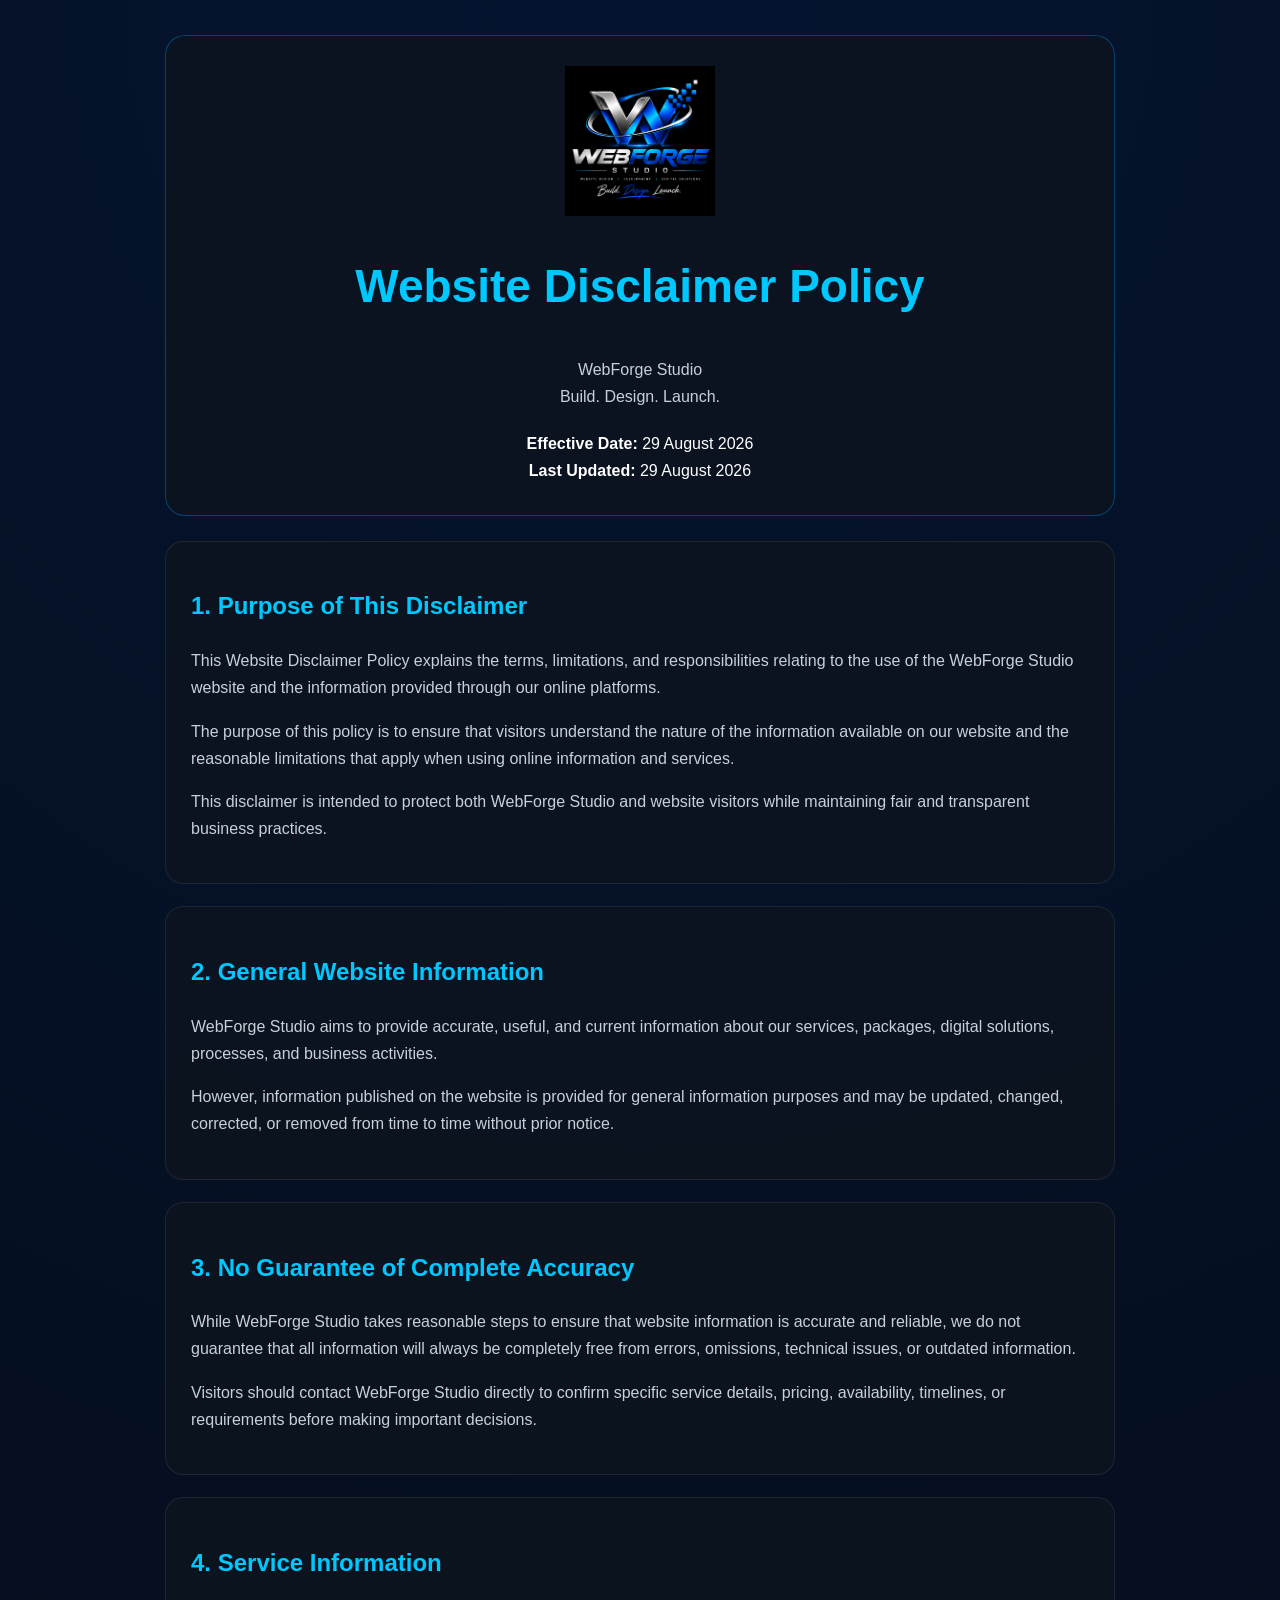
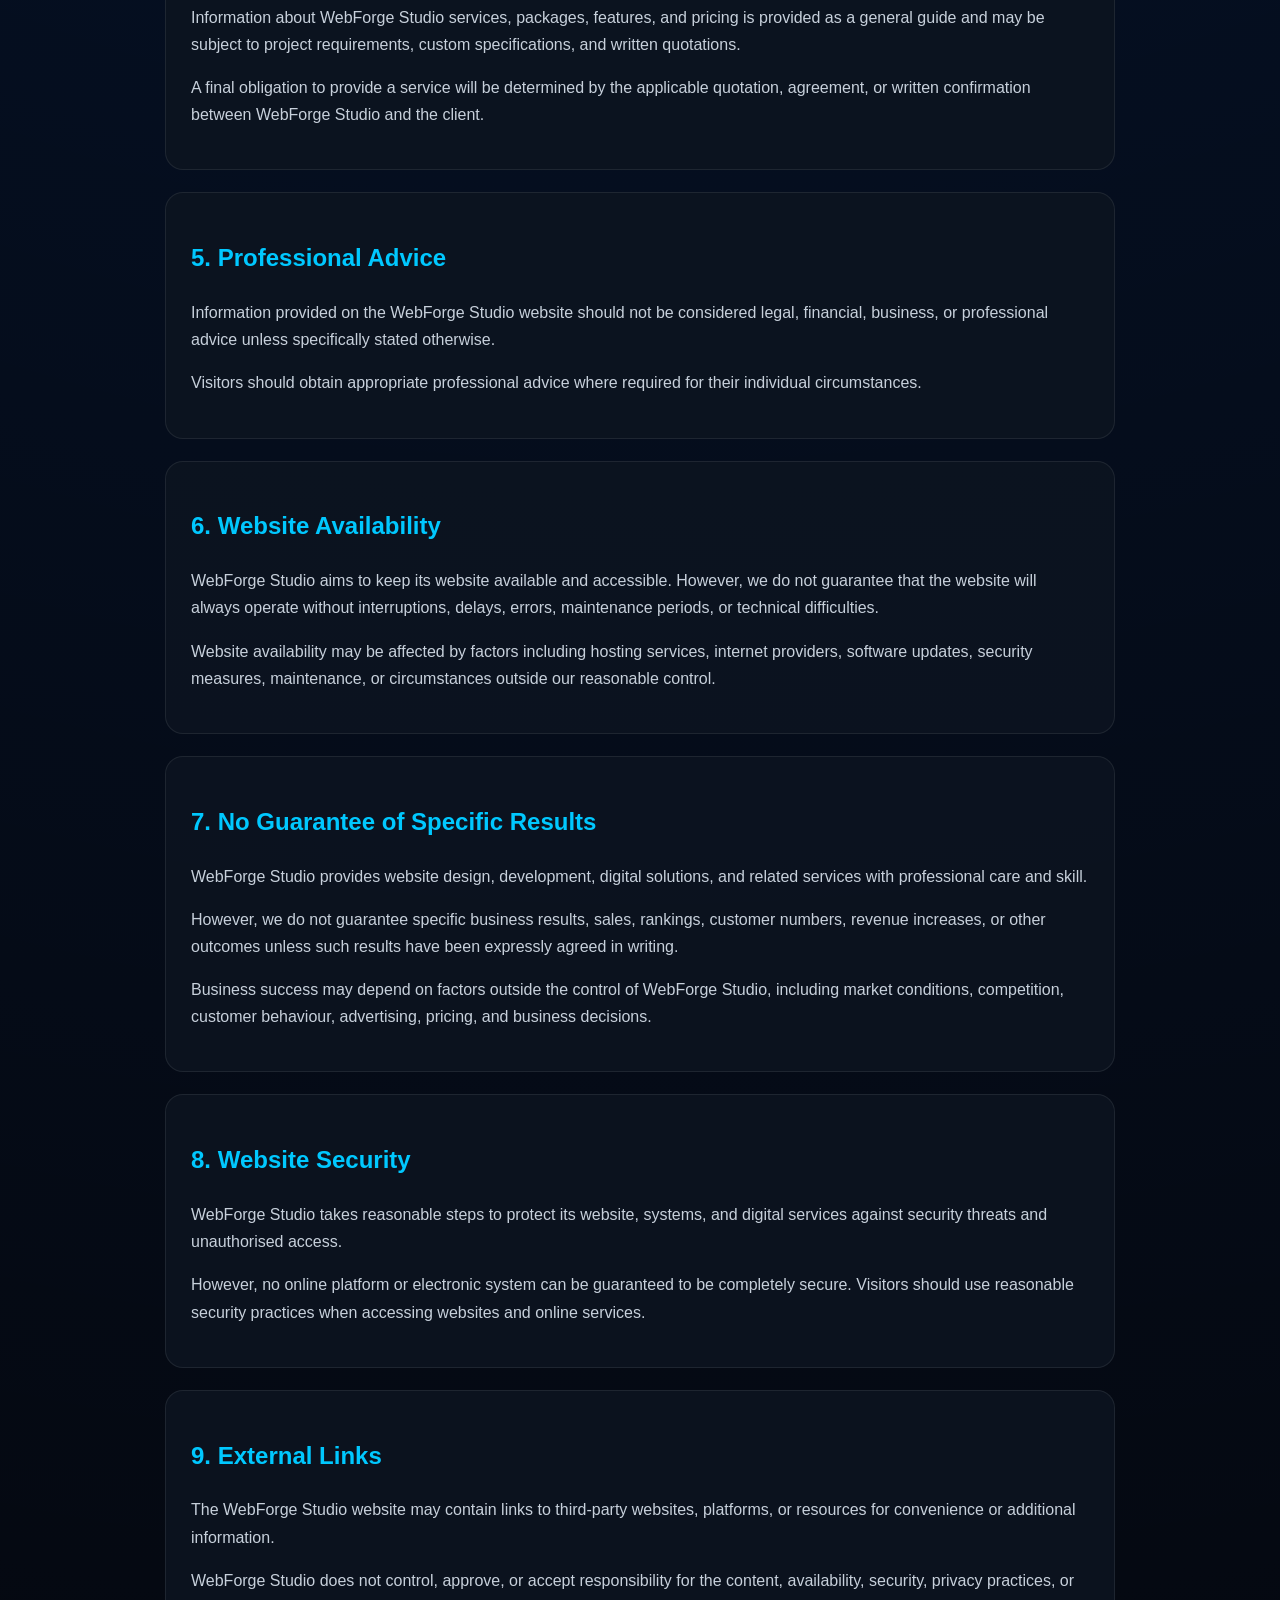
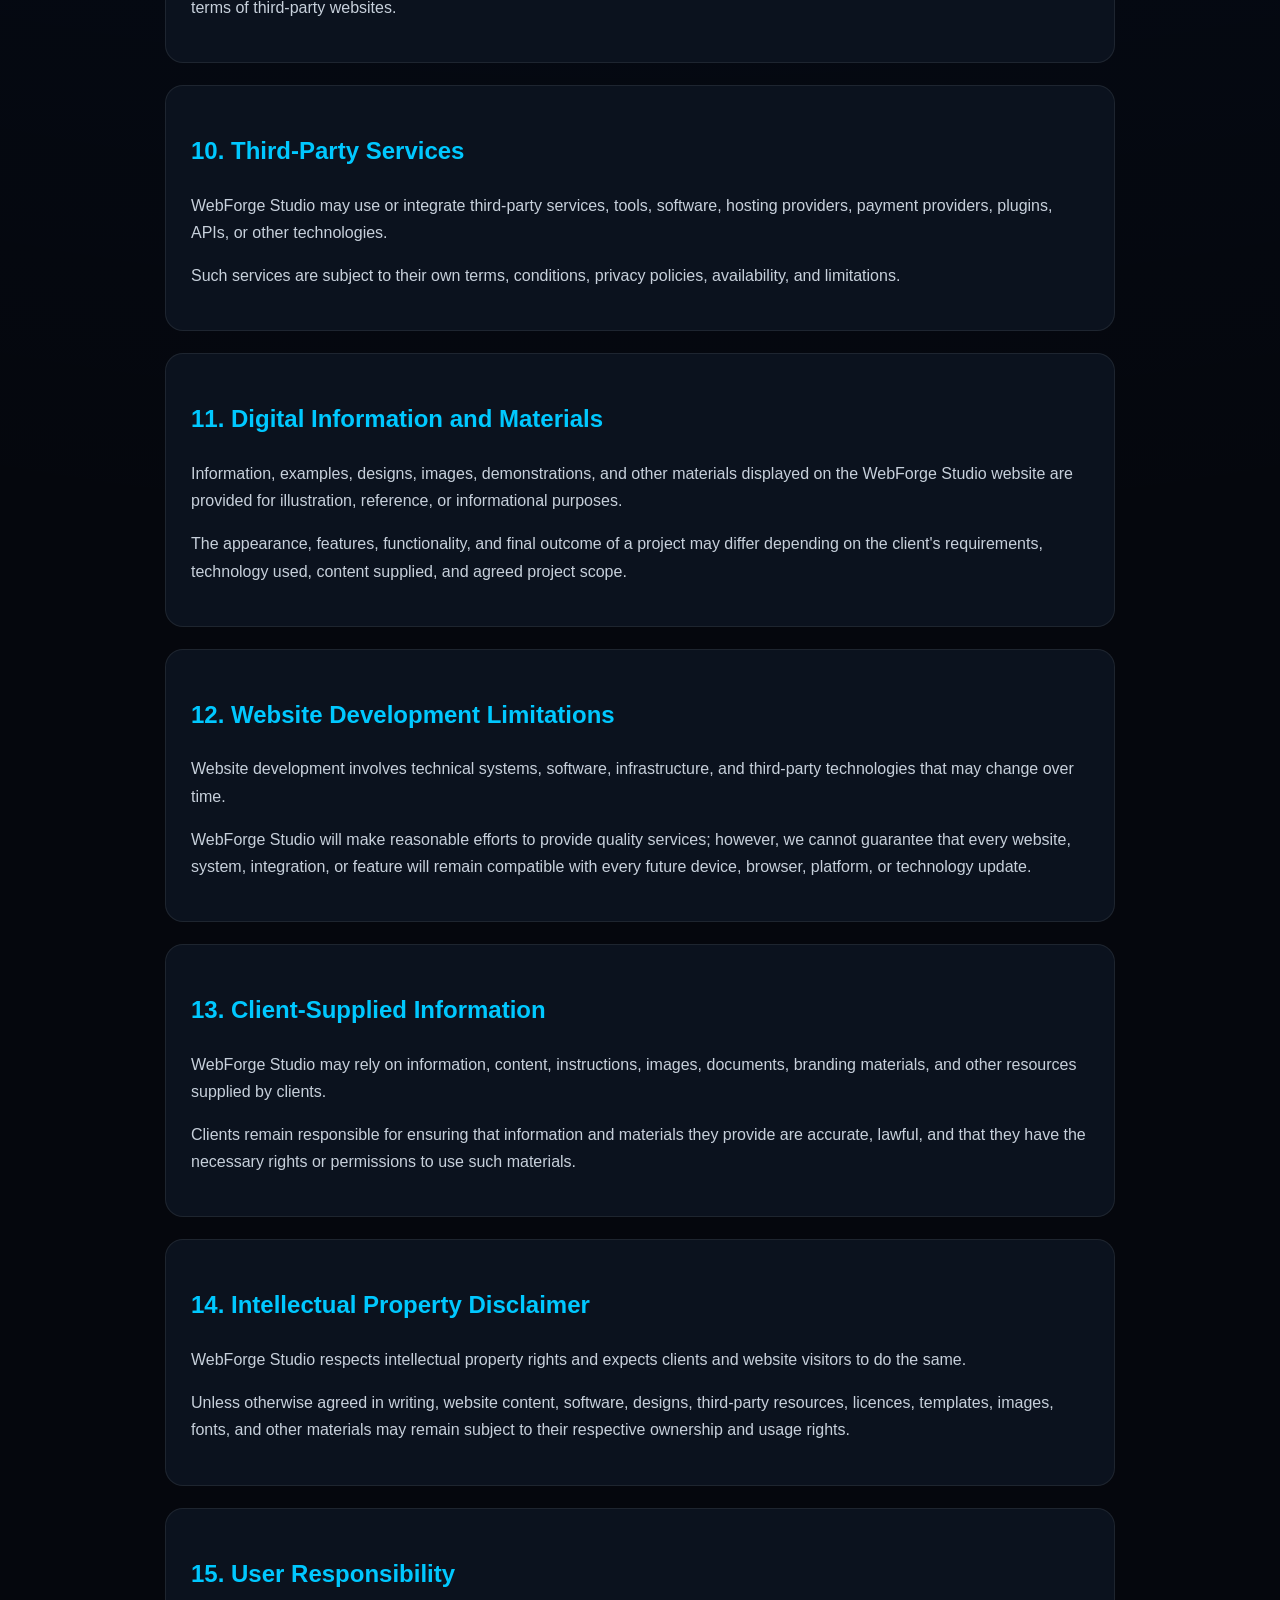
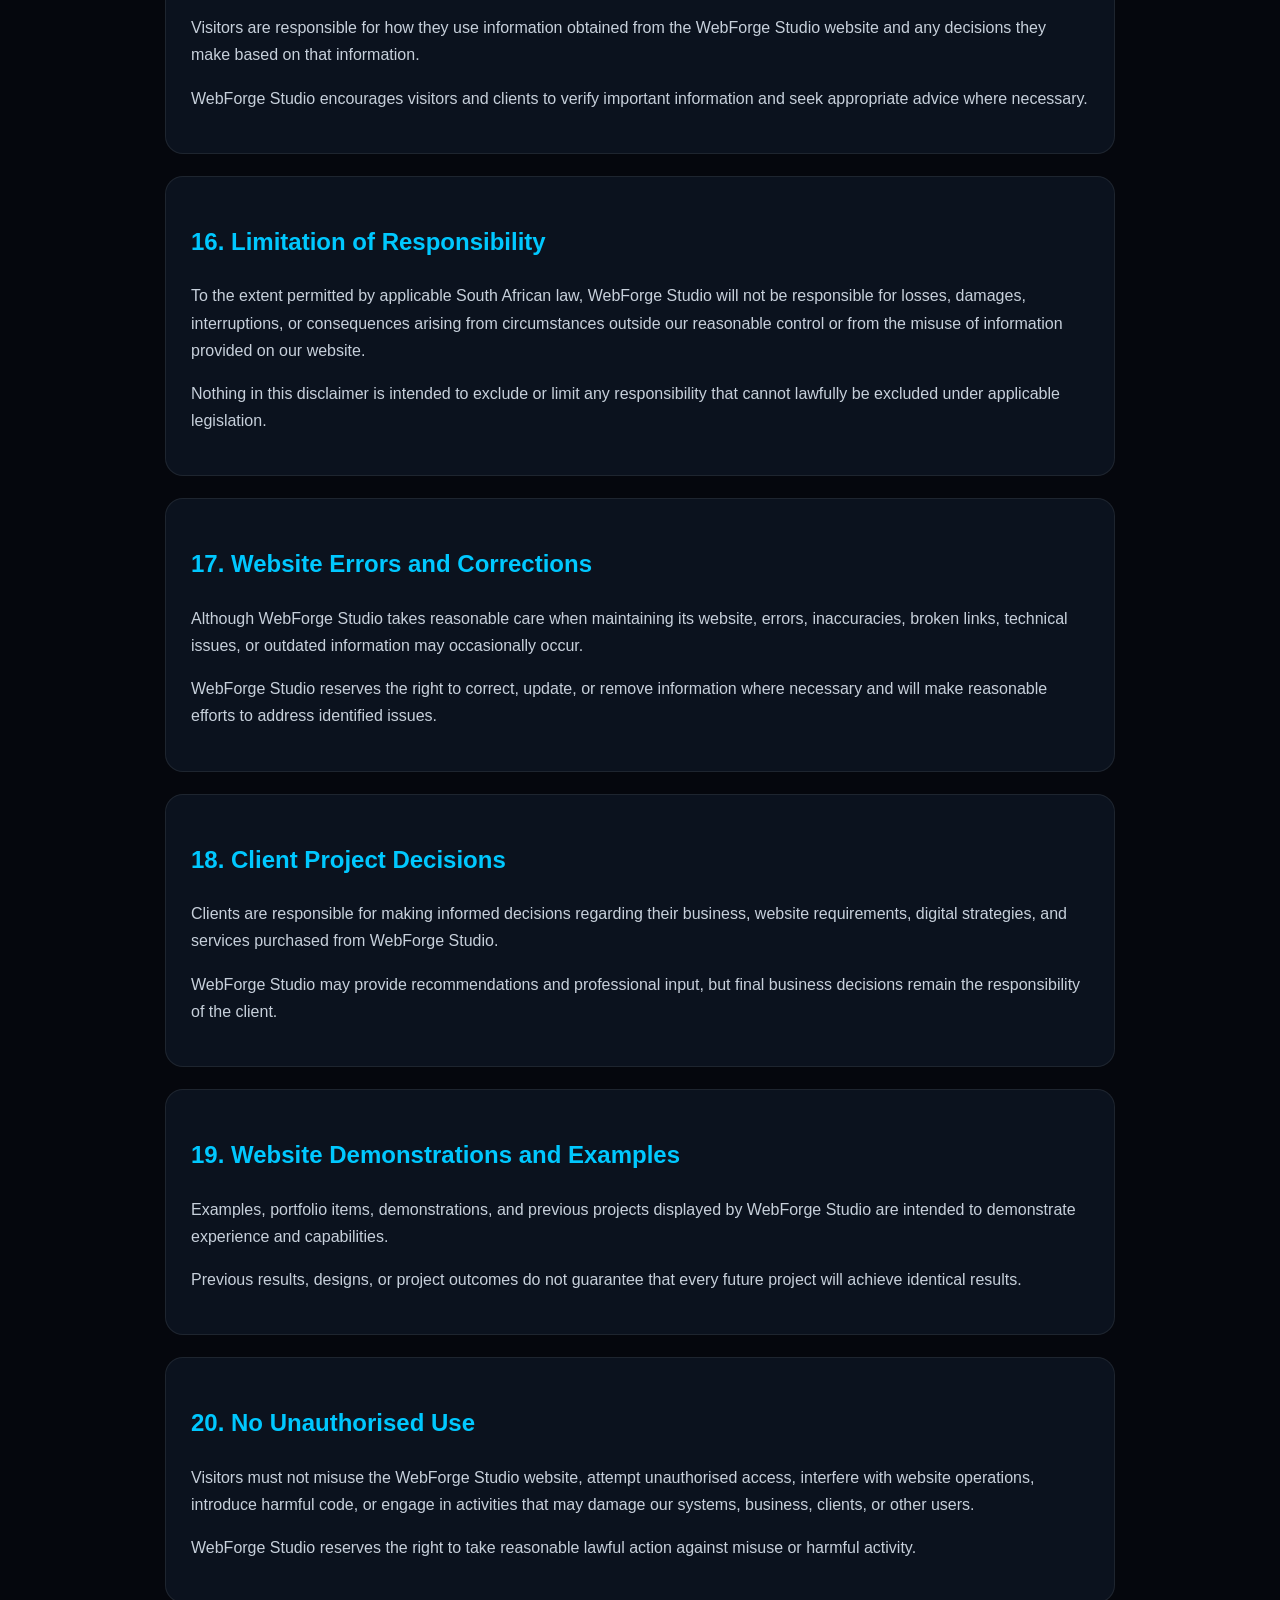
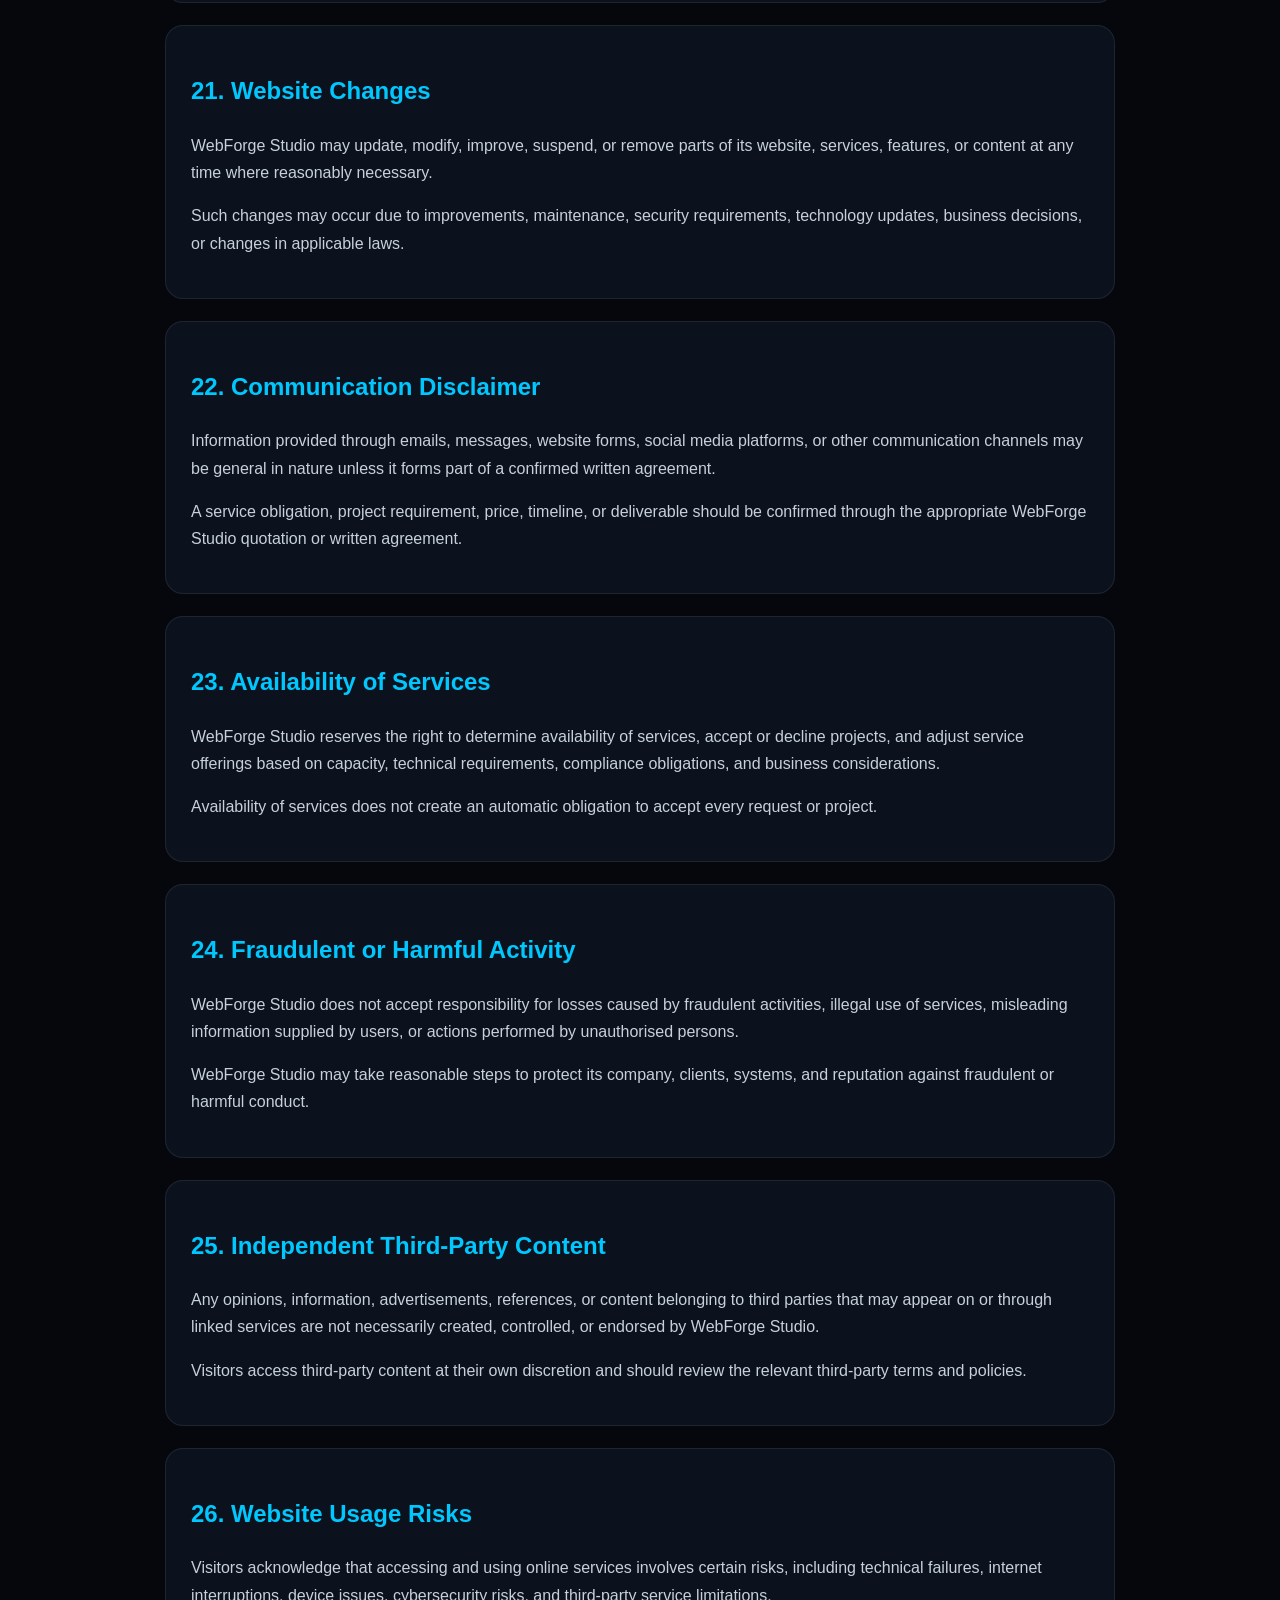
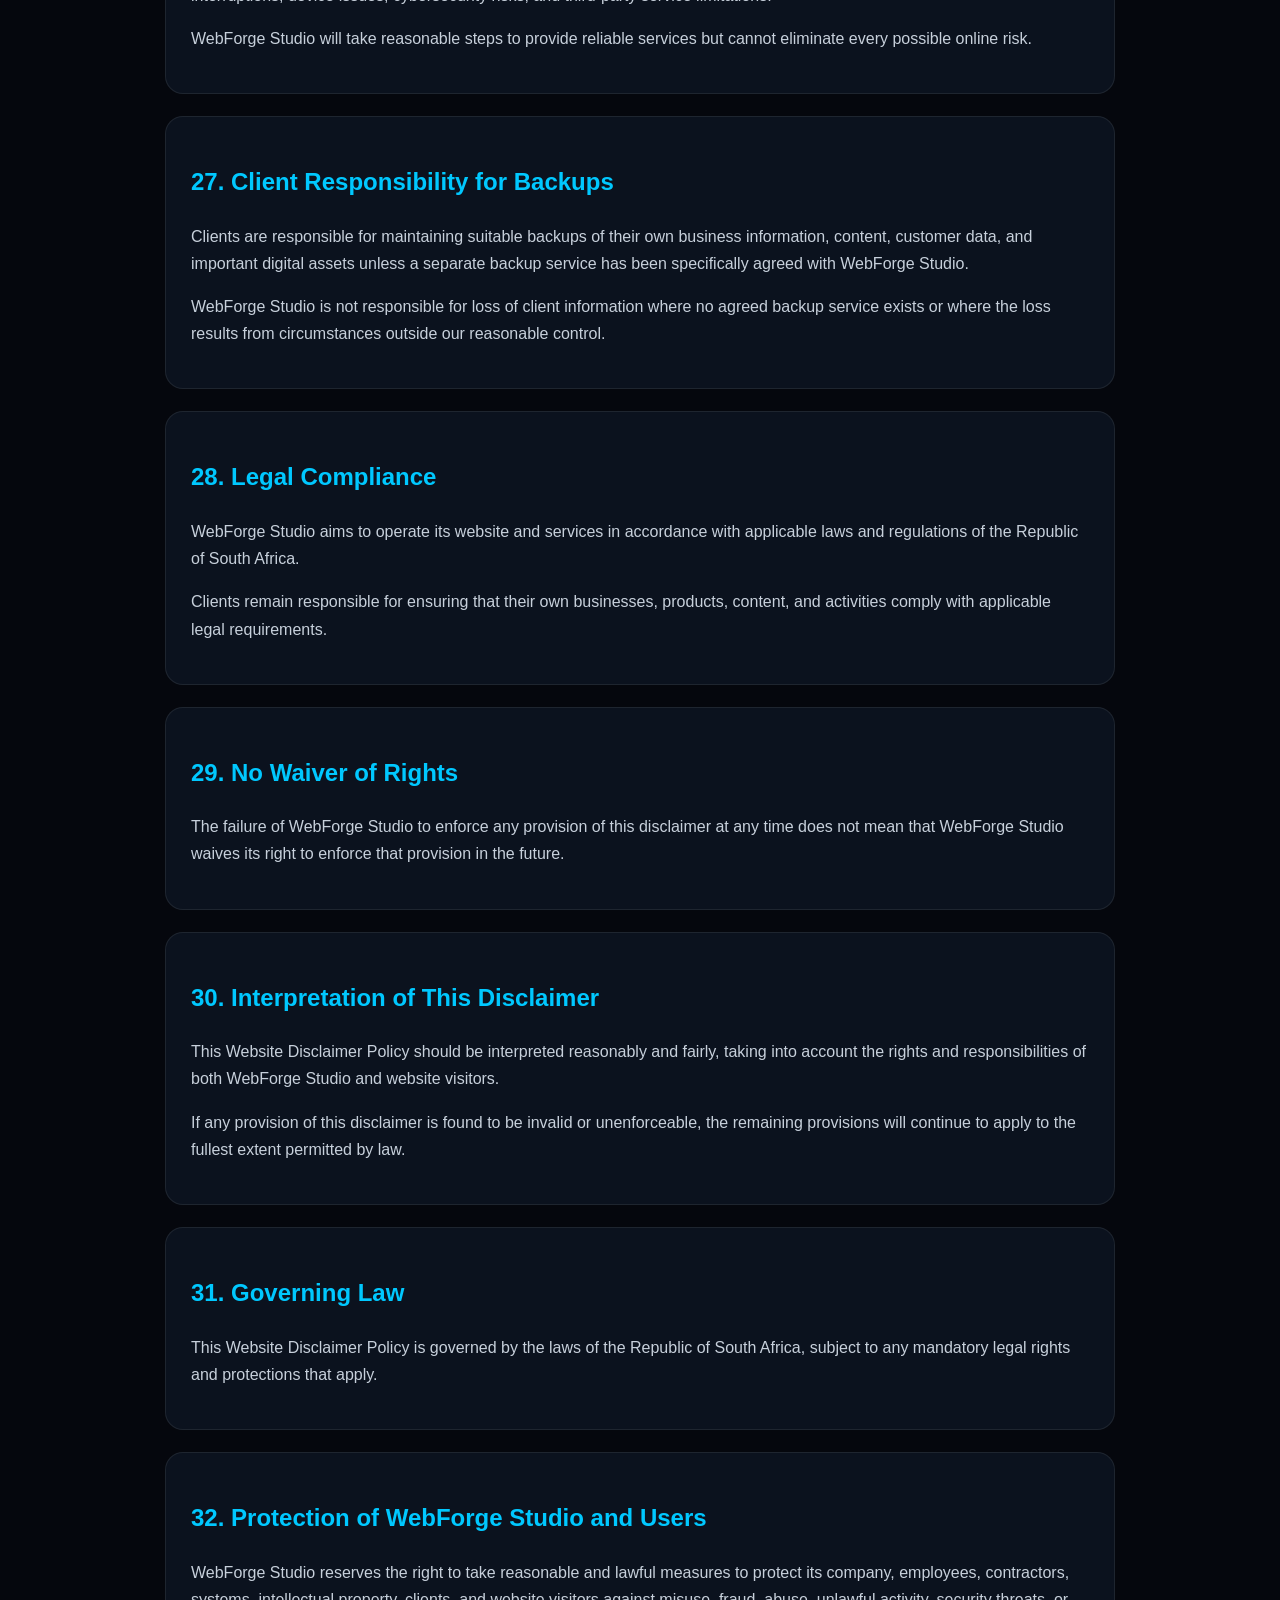
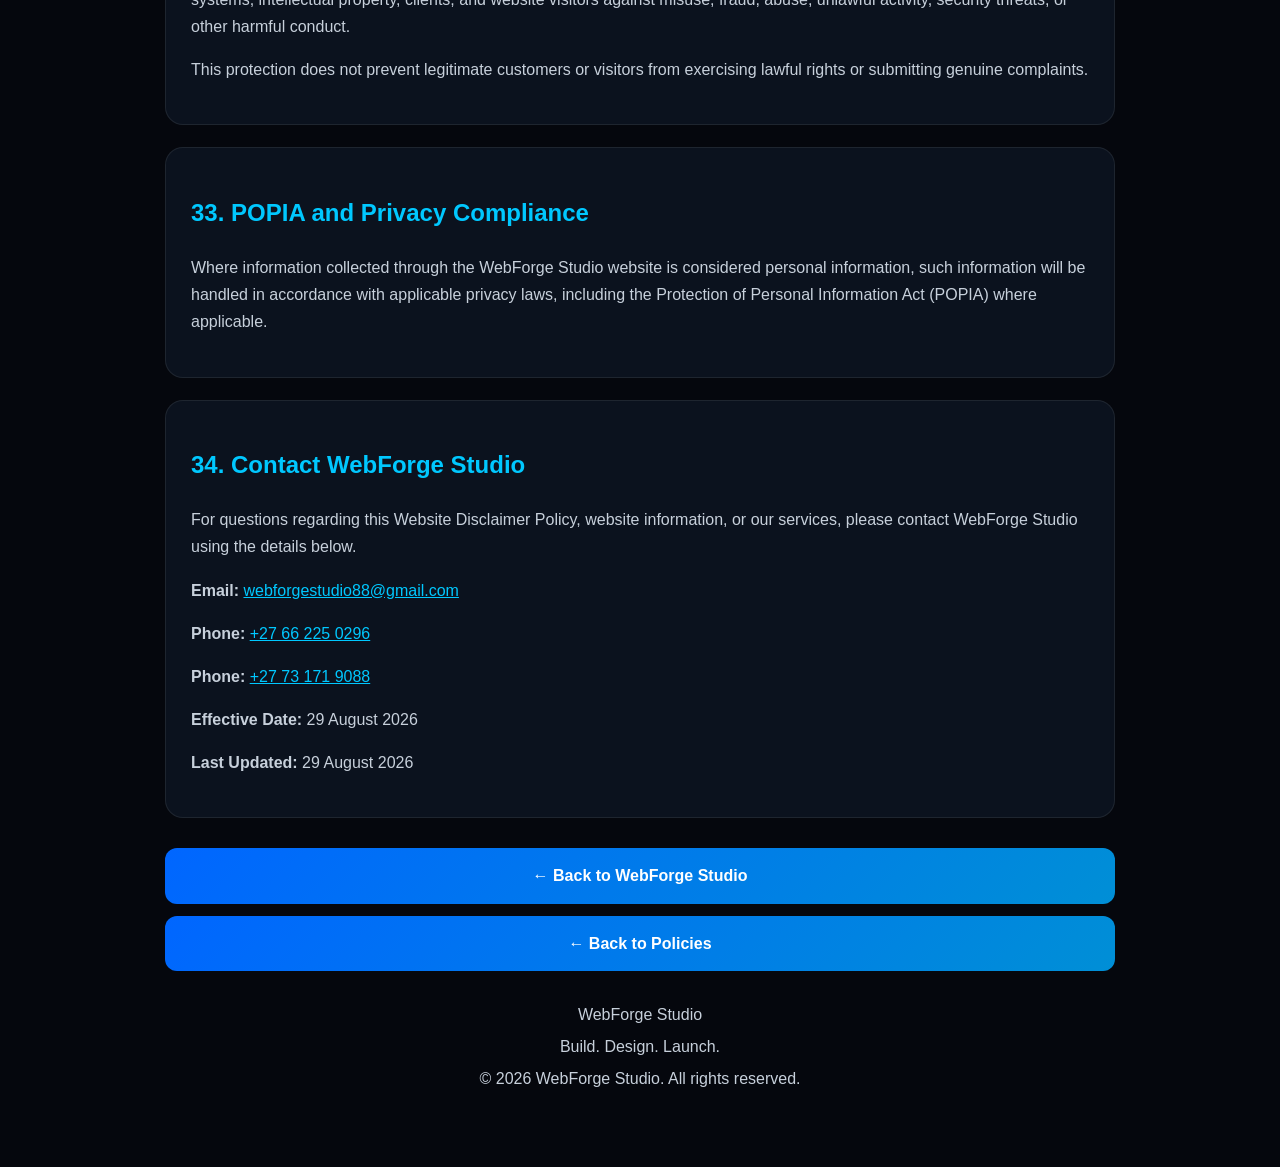
<file: policies/website-disclaimer.html>
<!DOCTYPE html>
<html lang="en">
<head>

<meta charset="UTF-8">
<meta name="viewport" content="width=device-width, initial-scale=1.0">

<title>WebForge Studio | Website Disclaimer Policy</title>

<style>
:root {
    --black:#05070d;
    --blue:#0066ff;
    --cyan:#00c8ff;
    --white:#ffffff;
    --silver:#c7d0db;
    --border:rgba(0,153,255,0.35);
}

* {
    box-sizing:border-box;
}

body {
    margin:0;
    background:
    radial-gradient(circle at top, rgba(0,102,255,.14), transparent 35%),
    var(--black);
    color:var(--white);
    font-family:Arial, Helvetica, sans-serif;
    line-height:1.7;
}

.container {
    width:92%;
    max-width:950px;
    margin:auto;
    padding:35px 0 45px;
}

.header {
    text-align:center;
    padding:30px 20px;
    background:rgba(13,20,32,.92);
    border:1px solid var(--border);
    border-radius:20px;
}

.logo {
    width:150px;
    max-width:80%;
    display:block;
    margin:auto;
}

h1 {
    color:var(--cyan);
    font-size:clamp(30px,7vw,46px);
}

.subtitle {
    color:var(--silver);
}

.dates {
    margin-top:20px;
}

.policy-content {
    margin-top:25px;
}

.policy-section {
    background:rgba(13,20,32,.92);
    padding:25px;
    margin-bottom:22px;
    border-radius:18px;
    border:1px solid rgba(255,255,255,.08);
}

h2 {
    color:var(--cyan);
}

p {
    color:var(--silver);
}

a {
    color:var(--cyan);
}

.policy-navigation {
    display:flex;
    flex-direction:column;
    gap:12px;
    margin-top:30px;
}

.back-button {
    text-align:center;
    padding:14px;
    background:linear-gradient(135deg,#0066ff,#008fd6);
    color:white;
    text-decoration:none;
    border-radius:12px;
    font-weight:bold;
}

.footer {
    text-align:center;
    padding:25px;
}

.footer p {
    margin:5px;
}

</style>

</head>

<body>

<div class="container">

<header class="header">

<img src="../images/blue.png"
alt="WebForge Studio Logo"
class="logo">

<h1>Website Disclaimer Policy</h1>

<p class="subtitle">
WebForge Studio<br>
Build. Design. Launch.
</p>

<div class="dates">
<strong>Effective Date:</strong> 29 August 2026<br>
<strong>Last Updated:</strong> 29 August 2026
</div>

</header>
<main class="policy-content">

<section class="policy-section">

    <h2>1. Purpose of This Disclaimer</h2>

    <p>
        This Website Disclaimer Policy explains the terms, limitations, and
        responsibilities relating to the use of the WebForge Studio website
        and the information provided through our online platforms.
    </p>

    <p>
        The purpose of this policy is to ensure that visitors understand the
        nature of the information available on our website and the reasonable
        limitations that apply when using online information and services.
    </p>

    <p>
        This disclaimer is intended to protect both WebForge Studio and
        website visitors while maintaining fair and transparent business
        practices.
    </p>

</section>


<section class="policy-section">

    <h2>2. General Website Information</h2>

    <p>
        WebForge Studio aims to provide accurate, useful, and current
        information about our services, packages, digital solutions,
        processes, and business activities.
    </p>

    <p>
        However, information published on the website is provided for general
        information purposes and may be updated, changed, corrected, or
        removed from time to time without prior notice.
    </p>

</section>


<section class="policy-section">

    <h2>3. No Guarantee of Complete Accuracy</h2>

    <p>
        While WebForge Studio takes reasonable steps to ensure that website
        information is accurate and reliable, we do not guarantee that all
        information will always be completely free from errors, omissions,
        technical issues, or outdated information.
    </p>

    <p>
        Visitors should contact WebForge Studio directly to confirm specific
        service details, pricing, availability, timelines, or requirements
        before making important decisions.
    </p>

</section>


<section class="policy-section">

    <h2>4. Service Information</h2>

    <p>
        Information about WebForge Studio services, packages, features, and
        pricing is provided as a general guide and may be subject to project
        requirements, custom specifications, and written quotations.
    </p>

    <p>
        A final obligation to provide a service will be determined by the
        applicable quotation, agreement, or written confirmation between
        WebForge Studio and the client.
    </p>

</section>


<section class="policy-section">

    <h2>5. Professional Advice</h2>

    <p>
        Information provided on the WebForge Studio website should not be
        considered legal, financial, business, or professional advice unless
        specifically stated otherwise.
    </p>

    <p>
        Visitors should obtain appropriate professional advice where required
        for their individual circumstances.
    </p>

</section>
<section class="policy-section">

    <h2>6. Website Availability</h2>

    <p>
        WebForge Studio aims to keep its website available and accessible.
        However, we do not guarantee that the website will always operate
        without interruptions, delays, errors, maintenance periods, or
        technical difficulties.
    </p>

    <p>
        Website availability may be affected by factors including hosting
        services, internet providers, software updates, security measures,
        maintenance, or circumstances outside our reasonable control.
    </p>

</section>


<section class="policy-section">

    <h2>7. No Guarantee of Specific Results</h2>

    <p>
        WebForge Studio provides website design, development, digital
        solutions, and related services with professional care and skill.
    </p>

    <p>
        However, we do not guarantee specific business results, sales,
        rankings, customer numbers, revenue increases, or other outcomes
        unless such results have been expressly agreed in writing.
    </p>

    <p>
        Business success may depend on factors outside the control of
        WebForge Studio, including market conditions, competition,
        customer behaviour, advertising, pricing, and business decisions.
    </p>

</section>


<section class="policy-section">

    <h2>8. Website Security</h2>

    <p>
        WebForge Studio takes reasonable steps to protect its website,
        systems, and digital services against security threats and
        unauthorised access.
    </p>

    <p>
        However, no online platform or electronic system can be guaranteed
        to be completely secure. Visitors should use reasonable security
        practices when accessing websites and online services.
    </p>

</section>


<section class="policy-section">

    <h2>9. External Links</h2>

    <p>
        The WebForge Studio website may contain links to third-party
        websites, platforms, or resources for convenience or additional
        information.
    </p>

    <p>
        WebForge Studio does not control, approve, or accept responsibility
        for the content, availability, security, privacy practices, or terms
        of third-party websites.
    </p>

</section>


<section class="policy-section">

    <h2>10. Third-Party Services</h2>

    <p>
        WebForge Studio may use or integrate third-party services, tools,
        software, hosting providers, payment providers, plugins, APIs, or
        other technologies.
    </p>

    <p>
        Such services are subject to their own terms, conditions, privacy
        policies, availability, and limitations.
    </p>

</section>
<section class="policy-section">

    <h2>11. Digital Information and Materials</h2>

    <p>
        Information, examples, designs, images, demonstrations, and other
        materials displayed on the WebForge Studio website are provided for
        illustration, reference, or informational purposes.
    </p>

    <p>
        The appearance, features, functionality, and final outcome of a
        project may differ depending on the client's requirements,
        technology used, content supplied, and agreed project scope.
    </p>

</section>


<section class="policy-section">

    <h2>12. Website Development Limitations</h2>

    <p>
        Website development involves technical systems, software,
        infrastructure, and third-party technologies that may change over
        time.
    </p>

    <p>
        WebForge Studio will make reasonable efforts to provide quality
        services; however, we cannot guarantee that every website, system,
        integration, or feature will remain compatible with every future
        device, browser, platform, or technology update.
    </p>

</section>


<section class="policy-section">

    <h2>13. Client-Supplied Information</h2>

    <p>
        WebForge Studio may rely on information, content, instructions,
        images, documents, branding materials, and other resources supplied
        by clients.
    </p>

    <p>
        Clients remain responsible for ensuring that information and
        materials they provide are accurate, lawful, and that they have the
        necessary rights or permissions to use such materials.
    </p>

</section>


<section class="policy-section">

    <h2>14. Intellectual Property Disclaimer</h2>

    <p>
        WebForge Studio respects intellectual property rights and expects
        clients and website visitors to do the same.
    </p>

    <p>
        Unless otherwise agreed in writing, website content, software,
        designs, third-party resources, licences, templates, images, fonts,
        and other materials may remain subject to their respective ownership
        and usage rights.
    </p>

</section>


<section class="policy-section">

    <h2>15. User Responsibility</h2>

    <p>
        Visitors are responsible for how they use information obtained from
        the WebForge Studio website and any decisions they make based on that
        information.
    </p>

    <p>
        WebForge Studio encourages visitors and clients to verify important
        information and seek appropriate advice where necessary.
    </p>

</section>
<section class="policy-section">

    <h2>16. Limitation of Responsibility</h2>

    <p>
        To the extent permitted by applicable South African law, WebForge
        Studio will not be responsible for losses, damages, interruptions,
        or consequences arising from circumstances outside our reasonable
        control or from the misuse of information provided on our website.
    </p>

    <p>
        Nothing in this disclaimer is intended to exclude or limit any
        responsibility that cannot lawfully be excluded under applicable
        legislation.
    </p>

</section>


<section class="policy-section">

    <h2>17. Website Errors and Corrections</h2>

    <p>
        Although WebForge Studio takes reasonable care when maintaining its
        website, errors, inaccuracies, broken links, technical issues, or
        outdated information may occasionally occur.
    </p>

    <p>
        WebForge Studio reserves the right to correct, update, or remove
        information where necessary and will make reasonable efforts to
        address identified issues.
    </p>

</section>


<section class="policy-section">

    <h2>18. Client Project Decisions</h2>

    <p>
        Clients are responsible for making informed decisions regarding
        their business, website requirements, digital strategies, and
        services purchased from WebForge Studio.
    </p>

    <p>
        WebForge Studio may provide recommendations and professional input,
        but final business decisions remain the responsibility of the client.
    </p>

</section>


<section class="policy-section">

    <h2>19. Website Demonstrations and Examples</h2>

    <p>
        Examples, portfolio items, demonstrations, and previous projects
        displayed by WebForge Studio are intended to demonstrate experience
        and capabilities.
    </p>

    <p>
        Previous results, designs, or project outcomes do not guarantee that
        every future project will achieve identical results.
    </p>

</section>


<section class="policy-section">

    <h2>20. No Unauthorised Use</h2>

    <p>
        Visitors must not misuse the WebForge Studio website, attempt
        unauthorised access, interfere with website operations, introduce
        harmful code, or engage in activities that may damage our systems,
        business, clients, or other users.
    </p>

    <p>
        WebForge Studio reserves the right to take reasonable lawful action
        against misuse or harmful activity.
    </p>

</section>
<section class="policy-section">

    <h2>21. Website Changes</h2>

    <p>
        WebForge Studio may update, modify, improve, suspend, or remove parts
        of its website, services, features, or content at any time where
        reasonably necessary.
    </p>

    <p>
        Such changes may occur due to improvements, maintenance, security
        requirements, technology updates, business decisions, or changes in
        applicable laws.
    </p>

</section>


<section class="policy-section">

    <h2>22. Communication Disclaimer</h2>

    <p>
        Information provided through emails, messages, website forms, social
        media platforms, or other communication channels may be general in
        nature unless it forms part of a confirmed written agreement.
    </p>

    <p>
        A service obligation, project requirement, price, timeline, or
        deliverable should be confirmed through the appropriate WebForge
        Studio quotation or written agreement.
    </p>

</section>


<section class="policy-section">

    <h2>23. Availability of Services</h2>

    <p>
        WebForge Studio reserves the right to determine availability of
        services, accept or decline projects, and adjust service offerings
        based on capacity, technical requirements, compliance obligations,
        and business considerations.
    </p>

    <p>
        Availability of services does not create an automatic obligation to
        accept every request or project.
    </p>

</section>


<section class="policy-section">

    <h2>24. Fraudulent or Harmful Activity</h2>

    <p>
        WebForge Studio does not accept responsibility for losses caused by
        fraudulent activities, illegal use of services, misleading
        information supplied by users, or actions performed by unauthorised
        persons.
    </p>

    <p>
        WebForge Studio may take reasonable steps to protect its company,
        clients, systems, and reputation against fraudulent or harmful
        conduct.
    </p>

</section>


<section class="policy-section">

    <h2>25. Independent Third-Party Content</h2>

    <p>
        Any opinions, information, advertisements, references, or content
        belonging to third parties that may appear on or through linked
        services are not necessarily created, controlled, or endorsed by
        WebForge Studio.
    </p>

    <p>
        Visitors access third-party content at their own discretion and
        should review the relevant third-party terms and policies.
    </p>

</section>
<section class="policy-section">

    <h2>26. Website Usage Risks</h2>

    <p>
        Visitors acknowledge that accessing and using online services
        involves certain risks, including technical failures, internet
        interruptions, device issues, cybersecurity risks, and third-party
        service limitations.
    </p>

    <p>
        WebForge Studio will take reasonable steps to provide reliable
        services but cannot eliminate every possible online risk.
    </p>

</section>


<section class="policy-section">

    <h2>27. Client Responsibility for Backups</h2>

    <p>
        Clients are responsible for maintaining suitable backups of their own
        business information, content, customer data, and important digital
        assets unless a separate backup service has been specifically agreed
        with WebForge Studio.
    </p>

    <p>
        WebForge Studio is not responsible for loss of client information
        where no agreed backup service exists or where the loss results from
        circumstances outside our reasonable control.
    </p>

</section>


<section class="policy-section">

    <h2>28. Legal Compliance</h2>

    <p>
        WebForge Studio aims to operate its website and services in
        accordance with applicable laws and regulations of the Republic of
        South Africa.
    </p>

    <p>
        Clients remain responsible for ensuring that their own businesses,
        products, content, and activities comply with applicable legal
        requirements.
    </p>

</section>


<section class="policy-section">

    <h2>29. No Waiver of Rights</h2>

    <p>
        The failure of WebForge Studio to enforce any provision of this
        disclaimer at any time does not mean that WebForge Studio waives its
        right to enforce that provision in the future.
    </p>

</section>


<section class="policy-section">

    <h2>30. Interpretation of This Disclaimer</h2>

    <p>
        This Website Disclaimer Policy should be interpreted reasonably and
        fairly, taking into account the rights and responsibilities of both
        WebForge Studio and website visitors.
    </p>

    <p>
        If any provision of this disclaimer is found to be invalid or
        unenforceable, the remaining provisions will continue to apply to
        the fullest extent permitted by law.
    </p>

</section>
<section class="policy-section">

    <h2>31. Governing Law</h2>

    <p>
        This Website Disclaimer Policy is governed by the laws of the
        Republic of South Africa, subject to any mandatory legal rights and
        protections that apply.
    </p>

</section>


<section class="policy-section">

    <h2>32. Protection of WebForge Studio and Users</h2>

    <p>
        WebForge Studio reserves the right to take reasonable and lawful
        measures to protect its company, employees, contractors, systems,
        intellectual property, clients, and website visitors against
        misuse, fraud, abuse, unlawful activity, security threats, or other
        harmful conduct.
    </p>

    <p>
        This protection does not prevent legitimate customers or visitors
        from exercising lawful rights or submitting genuine complaints.
    </p>

</section>


<section class="policy-section">

    <h2>33. POPIA and Privacy Compliance</h2>

    <p>
        Where information collected through the WebForge Studio website is
        considered personal information, such information will be handled in
        accordance with applicable privacy laws, including the Protection of
        Personal Information Act (POPIA) where applicable.
    </p>

</section>


<section class="policy-section">

    <h2>34. Contact WebForge Studio</h2>

    <p>
        For questions regarding this Website Disclaimer Policy, website
        information, or our services, please contact WebForge Studio using
        the details below.
    </p>

    <p>
        <strong>Email:</strong>
        <a href="mailto:webforgestudio88@gmail.com">
            webforgestudio88@gmail.com
        </a>
    </p>

    <p>
        <strong>Phone:</strong>
        <a href="tel:+27662250296">
            +27 66 225 0296
        </a>
    </p>

    <p>
        <strong>Phone:</strong>
        <a href="tel:+27731719088">
            +27 73 171 9088
        </a>
    </p>

    <p>
        <strong>Effective Date:</strong>
        29 August 2026
    </p>

    <p>
        <strong>Last Updated:</strong>
        29 August 2026
    </p>

</section>


<div class="policy-navigation">

    <a href="../index.html" class="back-button">
        ← Back to WebForge Studio
    </a>

    <a href="index.html" class="back-button">
        ← Back to Policies
    </a>

</div>


<footer class="footer">

    <p>
        WebForge Studio
    </p>

    <p>
        Build. Design. Launch.
    </p>

    <p>
        © 2026 WebForge Studio. All rights reserved.
    </p>

</footer>

</div>

</body>
</html>
</file>
<file: style.css>
/* =========================================================
   WEBFORGE STUDIO
   STYLE.CSS
   PART 1 OF 9

   Corresponds directly with index.html
========================================================= */


/* =========================================================
   ROOT VARIABLES
========================================================= */

:root {

    --black: #05070d;
    --black-soft: #0a0d14;
    --black-card: #0e121b;

    --blue: #1687ff;
    --blue-dark: #0758ad;
    --blue-light: #49a9ff;

    --silver: #c7ced8;
    --silver-light: #eef2f7;
    --silver-dark: #7d8795;

    --white: #ffffff;
    --muted: #9ca6b5;

    --border: rgba(199, 206, 216, 0.16);
    --border-blue: rgba(22, 135, 255, 0.35);

    --shadow:
        0 20px 60px rgba(0, 0, 0, 0.35);

    --shadow-blue:
        0 20px 60px rgba(22, 135, 255, 0.15);

    --radius-small: 10px;
    --radius: 18px;
    --radius-large: 28px;

    --container: 1200px;

    --transition:
        0.3s ease;

}


/* =========================================================
   RESET
========================================================= */

* {
    margin: 0;
    padding: 0;
    box-sizing: border-box;
}


html {
    scroll-behavior: smooth;
}


body {

    min-height: 100vh;

    background:
        radial-gradient(
            circle at top right,
            rgba(22, 135, 255, 0.08),
            transparent 30%
        ),
        var(--black);

    color: var(--white);

    font-family:
        "Inter",
        Arial,
        sans-serif;

    line-height: 1.6;

    overflow-x: hidden;

}


img {

    display: block;

    max-width: 100%;

}


a {

    color: inherit;

    text-decoration: none;

}


button,
input,
textarea,
select {

    font: inherit;

}


button {

    cursor: pointer;

}


ul {

    list-style: none;

}


/* =========================================================
   GENERAL SECTION STRUCTURE
========================================================= */

.section {

    width: 100%;

    max-width: var(--container);

    margin: 0 auto;

    padding:
        110px 24px;

}


.section-heading {

    max-width: 760px;

    margin:
        0 auto 60px;

    text-align: center;

}


.section-tag {

    display: inline-block;

    margin-bottom: 14px;

    color: var(--blue-light);

    font-size: 0.75rem;

    font-weight: 800;

    letter-spacing: 0.18em;

    text-transform: uppercase;

}


.section-heading h2 {

    margin-bottom: 18px;

    font-family:
        "Montserrat",
        "Inter",
        sans-serif;

    font-size:
        clamp(2rem, 5vw, 3.4rem);

    font-weight: 800;

    line-height: 1.1;

}


.section-heading p {

    color: var(--muted);

    font-size: 1rem;

}


/* =========================================================
   BUTTONS
========================================================= */

.primary-btn,
.secondary-btn,
.package-btn {

    display: inline-flex;

    align-items: center;

    justify-content: center;

    min-height: 48px;

    padding:
        12px 24px;

    border-radius: 999px;

    font-weight: 700;

    transition:
        transform var(--transition),
        box-shadow var(--transition),
        background var(--transition),
        border-color var(--transition);

}


.primary-btn {

    background:
        linear-gradient(
            135deg,
            var(--blue),
            var(--blue-dark)
        );

    color: var(--white);

    border: 1px solid
        rgba(255, 255, 255, 0.08);

    box-shadow:
        0 12px 30px
        rgba(22, 135, 255, 0.22);

}


.primary-btn:hover {

    transform:
        translateY(-3px);

    box-shadow:
        0 18px 40px
        rgba(22, 135, 255, 0.32);

}


.secondary-btn {

    background:
        rgba(255, 255, 255, 0.03);

    color: var(--silver-light);

    border:
        1px solid var(--border);

}


.secondary-btn:hover {

    transform:
        translateY(-3px);

    border-color:
        var(--border-blue);

    background:
        rgba(22, 135, 255, 0.08);

}


.package-btn {

    width: 100%;

    margin-top: 24px;

    background:
        rgba(22, 135, 255, 0.1);

    color: var(--blue-light);

    border:
        1px solid var(--border-blue);

}


.package-btn:hover {

    transform:
        translateY(-3px);

    background:
        var(--blue);

    color: var(--white);

}


/* =========================================================
   NAVIGATION
========================================================= */

.navbar {

    position: sticky;

    top: 0;

    z-index: 1000;

    display: flex;

    align-items: center;

    justify-content: space-between;

    width: 100%;

    min-height: 76px;

    padding:
        10px 5%;

    background:
        rgba(5, 7, 13, 0.9);

    border-bottom:
        1px solid var(--border);

    backdrop-filter:
        blur(18px);

    -webkit-backdrop-filter:
        blur(18px);

}


.logo-link {

    display: flex;

    align-items: center;

}


.nav-logo {

    width: 170px;

    height: auto;

    object-fit: contain;

}


#mainNav {

    display: flex;

    align-items: center;

    gap: 28px;

}


#mainNav a {

    position: relative;

    color: var(--silver);

    font-size: 0.9rem;

    font-weight: 600;

    transition:
        color var(--transition);

}


#mainNav a::after {

    content: "";

    position: absolute;

    left: 0;

    bottom: -7px;

    width: 0;

    height: 2px;

    background:
        var(--blue);

    transition:
        width var(--transition);

}


#mainNav a:hover {

    color:
        var(--white);

}


#mainNav a:hover::after {

    width: 100%;

}


.menu-toggle {

    display: none;

    width: 44px;

    height: 44px;

    border:
        1px solid var(--border);

    border-radius:
        var(--radius-small);

    background:
        rgba(255, 255, 255, 0.04);

    color:
        var(--white);

    font-size: 1.3rem;

}


/* =========================================================
   HERO
========================================================= */

.hero-section {

    position: relative;

    display: flex;

    align-items: center;

    min-height:
        calc(100vh - 76px);

    padding:
        110px 24px;

    overflow: hidden;

}


.hero-section::before {

    content: "";

    position: absolute;

    width: 500px;

    height: 500px;

    top: -180px;

    right: -160px;

    border-radius: 50%;

    background:
        rgba(22, 135, 255, 0.12);

    filter:
        blur(80px);

    pointer-events: none;

}


.hero-content {

    position: relative;

    z-index: 1;

    width: 100%;

    max-width: var(--container);

    margin: 0 auto;

    padding: 0 24px;

}


.hero-tag {

    display: inline-block;

    margin-bottom: 22px;

    color:
        var(--blue-light);

    font-size: 0.8rem;

    font-weight: 800;

    letter-spacing: 0.2em;

}


.hero-content h1 {

    max-width: 850px;

    margin-bottom: 24px;

    font-family:
        "Montserrat",
        "Inter",
        sans-serif;

    font-size:
        clamp(3rem, 8vw, 6.5rem);

    font-weight: 900;

    line-height: 0.98;

    letter-spacing: -0.04em;

}


.hero-content p {

    max-width: 680px;

    margin-bottom: 34px;

    color:
        var(--muted);

    font-size:
        clamp(1rem, 2vw, 1.15rem);

}


.hero-buttons {

    display: flex;

    flex-wrap: wrap;

    gap: 14px;

}
/* =========================================================
   ABOUT SECTION
========================================================= */

.about-section {

    position: relative;

}


.about-grid {

    display: grid;

    grid-template-columns:
        minmax(0, 1fr)
        minmax(0, 1fr);

    gap: 70px;

    align-items: start;

}


.about-content {

    color:
        var(--muted);

    font-size: 1.05rem;

}


.about-content p + p {

    margin-top: 22px;

}


.about-features {

    display: grid;

    gap: 18px;

}


.about-feature {

    display: grid;

    grid-template-columns:
        52px
        minmax(0, 1fr);

    gap: 18px;

    padding: 22px;

    background:
        linear-gradient(
            145deg,
            rgba(255,255,255,0.045),
            rgba(255,255,255,0.015)
        );

    border:
        1px solid var(--border);

    border-radius:
        var(--radius);

    transition:
        transform var(--transition),
        border-color var(--transition),
        background var(--transition);

}


.about-feature:hover {

    transform:
        translateY(-4px);

    border-color:
        var(--border-blue);

    background:
        rgba(22, 135, 255, 0.06);

}


.about-feature > span {

    display: flex;

    align-items: center;

    justify-content: center;

    width: 42px;

    height: 42px;

    border:
        1px solid var(--border-blue);

    border-radius:
        50%;

    color:
        var(--blue-light);

    font-size: 0.75rem;

    font-weight: 800;

}


.about-feature h3 {

    margin-bottom: 6px;

    color:
        var(--white);

    font-size: 1rem;

}


.about-feature p {

    color:
        var(--muted);

    font-size: 0.9rem;

}


/* =========================================================
   SERVICES SECTION
========================================================= */

.services-section {

    position: relative;

}


.services-grid {

    display: grid;

    grid-template-columns:
        repeat(4, minmax(0, 1fr));

    gap: 20px;

}


.service-card {

    position: relative;

    display: flex;

    flex-direction: column;

    min-height: 330px;

    padding: 28px;

    background:
        linear-gradient(
            145deg,
            rgba(255,255,255,0.05),
            rgba(255,255,255,0.015)
        );

    border:
        1px solid var(--border);

    border-radius:
        var(--radius);

    box-shadow:
        var(--shadow);

    overflow: hidden;

    transition:
        transform var(--transition),
        border-color var(--transition),
        box-shadow var(--transition);

}


.service-card::before {

    content: "";

    position: absolute;

    top: 0;

    left: 0;

    width: 100%;

    height: 2px;

    background:
        linear-gradient(
            90deg,
            transparent,
            var(--blue),
            transparent
        );

    opacity: 0;

    transition:
        opacity var(--transition);

}


.service-card:hover {

    transform:
        translateY(-7px);

    border-color:
        var(--border-blue);

    box-shadow:
        var(--shadow-blue);

}


.service-card:hover::before {

    opacity: 1;

}


.service-number {

    position: absolute;

    top: 18px;

    right: 20px;

    color:
        rgba(199, 206, 216, 0.35);

    font-size: 0.72rem;

    font-weight: 800;

    letter-spacing: 0.08em;

}


.service-icon {

    display: flex;

    align-items: center;

    justify-content: center;

    width: 52px;

    height: 52px;

    margin-bottom: 24px;

    background:
        rgba(22, 135, 255, 0.1);

    border:
        1px solid var(--border-blue);

    border-radius:
        14px;

    color:
        var(--blue-light);

    font-size: 1.25rem;

}


.service-card h3 {

    margin-bottom: 12px;

    color:
        var(--white);

    font-family:
        "Montserrat",
        "Inter",
        sans-serif;

    font-size: 1.15rem;

    font-weight: 800;

}


.service-card p {

    margin-bottom: 22px;

    color:
        var(--muted);

    font-size: 0.9rem;

}


.service-price {

    display: block;

    margin-top: auto;

    color:
        var(--blue-light);

    font-size: 1rem;

    font-weight: 800;

}


/* =========================================================
   GENERAL CARD FOCUS
========================================================= */

.service-card:focus-within,
.about-feature:focus-within {

    border-color:
        var(--border-blue);

}
/* =========================================================
   PACKAGES SECTION
========================================================= */

.packages-section {

    position: relative;

}


.packages-grid {

    display: grid;

    grid-template-columns:
        repeat(2, minmax(0, 1fr));

    gap: 24px;

    align-items: stretch;

}


.package-card {

    position: relative;

    display: flex;

    flex-direction: column;

    padding: 34px;

    background:
        linear-gradient(
            145deg,
            rgba(255, 255, 255, 0.055),
            rgba(255, 255, 255, 0.018)
        );

    border:
        1px solid var(--border);

    border-radius:
        var(--radius-large);

    box-shadow:
        var(--shadow);

    overflow: hidden;

    transition:
        transform var(--transition),
        border-color var(--transition),
        box-shadow var(--transition);

}


.package-card::before {

    content: "";

    position: absolute;

    inset: 0;

    background:
        radial-gradient(
            circle at top right,
            rgba(22, 135, 255, 0.12),
            transparent 42%
        );

    opacity: 0;

    pointer-events: none;

    transition:
        opacity var(--transition);

}


.package-card:hover {

    transform:
        translateY(-7px);

    border-color:
        var(--border-blue);

    box-shadow:
        var(--shadow-blue);

}


.package-card:hover::before {

    opacity: 1;

}


.package-card > * {

    position: relative;

    z-index: 1;

}


.package-label {

    display: inline-flex;

    align-items: center;

    align-self: flex-start;

    min-height: 30px;

    margin-bottom: 18px;

    padding:
        6px 12px;

    border:
        1px solid var(--border-blue);

    border-radius:
        999px;

    color:
        var(--blue-light);

    background:
        rgba(22, 135, 255, 0.08);

    font-size: 0.68rem;

    font-weight: 800;

    letter-spacing: 0.12em;

}


.package-card h3 {

    margin-bottom: 12px;

    color:
        var(--white);

    font-family:
        "Montserrat",
        "Inter",
        sans-serif;

    font-size: 1.45rem;

    font-weight: 800;

}


.package-price {

    margin-bottom: 18px;

    color:
        var(--silver-light);

    font-family:
        "Montserrat",
        "Inter",
        sans-serif;

    font-size: 2rem;

    font-weight: 900;

    line-height: 1.1;

}


.package-card > p {

    margin-bottom: 24px;

    color:
        var(--muted);

    font-size: 0.92rem;

}


.package-card ul {

    display: grid;

    gap: 12px;

}


.package-card li {

    position: relative;

    padding-left: 24px;

    color:
        var(--silver);

    font-size: 0.9rem;

}


.package-card li::before {

    content: "✓";

    position: absolute;

    left: 0;

    top: 0;

    color:
        var(--blue-light);

    font-weight: 800;

}


/* =========================================================
   FEATURED BUSINESS PACKAGE
========================================================= */

.package-card.featured {

    border-color:
        rgba(22, 135, 255, 0.4);

}


.package-card.featured::after {

    content: "POPULAR";

    position: absolute;

    top: 22px;

    right: -34px;

    width: 130px;

    padding: 6px 0;

    background:
        var(--blue);

    color:
        var(--white);

    text-align: center;

    font-size: 0.62rem;

    font-weight: 900;

    letter-spacing: 0.1em;

    transform:
        rotate(45deg);

}


/* =========================================================
   PREMIUM WEBSITE
========================================================= */

.package-card.premium {

    border-color:
        rgba(199, 206, 216, 0.28);

    background:
        linear-gradient(
            145deg,
            rgba(199, 206, 216, 0.08),
            rgba(22, 135, 255, 0.045)
        );

}


.package-card.premium .package-label {

    color:
        var(--silver-light);

    border-color:
        rgba(199, 206, 216, 0.3);

    background:
        rgba(199, 206, 216, 0.08);

}


.package-card.premium .package-price {

    color:
        var(--silver-light);

}


/* =========================================================
   ONLINE STORE
   KEPT AS ITS OWN PACKAGE CARD
========================================================= */

.package-card.online-store {

    border-color:
        rgba(22, 135, 255, 0.35);

    background:
        linear-gradient(
            145deg,
            rgba(22, 135, 255, 0.09),
            rgba(255, 255, 255, 0.025)
        );

}


.package-card.online-store .package-label {

    color:
        var(--blue-light);

}


.package-card.online-store .package-price {

    color:
        var(--blue-light);

}


/* =========================================================
   CUSTOM DIGITAL SOLUTION
========================================================= */

.package-card.custom-solution {

    border-color:
        rgba(199, 206, 216, 0.2);

}


.package-card.custom-solution .package-price {

    color:
        var(--silver-light);

}


/* =========================================================
   PACKAGE BUTTON ALIGNMENT
========================================================= */

.package-card .package-btn {
    margin-top: 12px;
}

.package-card .package-btn + .package-btn {
    margin-top: 16px;
}


/* =========================================================
   PACKAGE KEYBOARD ACCESSIBILITY
========================================================= */

.package-card:focus-within {

    border-color:
        var(--border-blue);

}
/* =========================================================
   PORTFOLIO SECTION
========================================================= */

.portfolio-section {

    position: relative;

}


.portfolio-card {

    display: grid;

    grid-template-columns:
        minmax(0, 1.15fr)
        minmax(0, 0.85fr);

    gap: 0;

    overflow: hidden;

    background:
        linear-gradient(
            145deg,
            rgba(255, 255, 255, 0.055),
            rgba(255, 255, 255, 0.015)
        );

    border:
        1px solid var(--border);

    border-radius:
        var(--radius-large);

    box-shadow:
        var(--shadow);

}


.portfolio-image {

    position: relative;

    min-height: 430px;

    overflow: hidden;

    background:
        var(--black-soft);

}


.portfolio-image::after {

    content: "";

    position: absolute;

    inset: 0;

    background:
        linear-gradient(
            90deg,
            transparent 55%,
            rgba(5, 7, 13, 0.45)
        );

    pointer-events: none;

}


.portfolio-image img {

    width: 100%;

    height: 100%;

    min-height: 430px;

    object-fit: cover;

    transition:
        transform 0.6s ease;

}


.portfolio-card:hover
.portfolio-image img {

    transform:
        scale(1.035);

}


.portfolio-content {

    display: flex;

    flex-direction: column;

    justify-content: center;

    padding: 50px;

}


.portfolio-status {

    display: inline-block;

    margin-bottom: 16px;

    color:
        var(--blue-light);

    font-size: 0.7rem;

    font-weight: 800;

    letter-spacing: 0.16em;

}


.portfolio-content h3 {

    margin-bottom: 18px;

    color:
        var(--white);

    font-family:
        "Montserrat",
        "Inter",
        sans-serif;

    font-size:
        clamp(1.8rem, 4vw, 2.8rem);

    font-weight: 900;

    line-height: 1.05;

}


.portfolio-content p {

    margin-bottom: 16px;

    color:
        var(--muted);

    font-size: 0.95rem;

}


.portfolio-tags {

    display: flex;

    flex-wrap: wrap;

    gap: 8px;

    margin:
        8px 0 28px;

}


.portfolio-tags span {

    display: inline-flex;

    align-items: center;

    min-height: 30px;

    padding:
        6px 10px;

    background:
        rgba(255, 255, 255, 0.035);

    border:
        1px solid var(--border);

    border-radius:
        999px;

    color:
        var(--silver);

    font-size: 0.62rem;

    font-weight: 700;

    letter-spacing: 0.08em;

}


.portfolio-content .primary-btn {

    align-self: flex-start;

}


/* =========================================================
   PORTFOLIO LINK ACCESSIBILITY
========================================================= */

.portfolio-content a:focus-visible {

    outline:
        2px solid var(--blue-light);

    outline-offset:
        4px;

}
/* =========================================================
   CONTACT SECTION
========================================================= */

.contact-section {

    position: relative;

}


.contact-grid {

    display: grid;

    grid-template-columns:
        minmax(0, 0.8fr)
        minmax(0, 1.2fr);

    gap: 50px;

    align-items: start;

}


/* =========================================================
   CONTACT INFORMATION
========================================================= */

.contact-information {

    padding: 34px;

    background:
        linear-gradient(
            145deg,
            rgba(22, 135, 255, 0.08),
            rgba(255, 255, 255, 0.025)
        );

    border:
        1px solid var(--border);

    border-radius:
        var(--radius-large);

}


.contact-information h3 {

    margin-bottom: 14px;

    color:
        var(--white);

    font-family:
        "Montserrat",
        "Inter",
        sans-serif;

    font-size: 1.5rem;

    font-weight: 800;

}


.contact-information > p {

    margin-bottom: 32px;

    color:
        var(--muted);

    font-size: 0.95rem;

}


.contact-detail {

    display: flex;

    flex-direction: column;

    gap: 5px;

    padding:
        18px 0;

    border-top:
        1px solid var(--border);

}


.contact-detail:last-child {

    border-bottom:
        1px solid var(--border);

}


.contact-detail span {

    color:
        var(--silver-dark);

    font-size: 0.7rem;

    font-weight: 800;

    letter-spacing: 0.12em;

    text-transform: uppercase;

}


.contact-detail a {

    color:
        var(--silver-light);

    font-size: 0.95rem;

    font-weight: 600;

    transition:
        color var(--transition);

}


.contact-detail a:hover {

    color:
        var(--blue-light);

}


/* =========================================================
   CONTACT FORM
========================================================= */

.contact-form {

    display: grid;

    gap: 20px;

    padding: 34px;

    background:
        rgba(255, 255, 255, 0.025);

    border:
        1px solid var(--border);

    border-radius:
        var(--radius-large);

}


.form-group {

    display: flex;

    flex-direction: column;

    gap: 8px;

}


.form-group label {

    color:
        var(--silver-light);

    font-size: 0.82rem;

    font-weight: 700;

}


.form-group input,
.form-group textarea,
.form-group select {

    width: 100%;

    padding:
        14px 16px;

    background:
        rgba(5, 7, 13, 0.8);

    border:
        1px solid var(--border);

    border-radius:
        var(--radius-small);

    color:
        var(--white);

    outline: none;

    transition:
        border-color var(--transition),
        box-shadow var(--transition),
        background var(--transition);

}


.form-group input::placeholder,
.form-group textarea::placeholder {

    color:
        var(--silver-dark);

}


.form-group input:focus,
.form-group textarea:focus,
.form-group select:focus {

    border-color:
        var(--blue);

    background:
        rgba(22, 135, 255, 0.04);

    box-shadow:
        0 0 0 3px
        rgba(22, 135, 255, 0.1);

}


.form-group textarea {

    min-height: 150px;

    resize: vertical;

}


.form-group select {

    appearance: auto;

}


.contact-form .primary-btn {

    width: 100%;

    border: none;

}


/* =========================================================
   FORM STATUS
========================================================= */

.form-status {

    min-height: 24px;

    color:
        var(--blue-light);

    font-size: 0.85rem;

    text-align: center;

}
/* =========================================
   PREMIUM POLICIES GRID
========================================= */

.policy-links {
    width: 100%;
    max-width: 1100px;
    margin: 40px auto 0;

    display: grid;
    grid-template-columns: repeat(2, minmax(0, 1fr));
    gap: 20px;
}


/* POLICY CARD */

.policy-card {
    position: relative;

    min-height: 90px;
    padding: 22px 24px;

    display: flex;
    align-items: center;
    gap: 18px;

    text-decoration: none;

    background:
        linear-gradient(
            145deg,
            rgba(10, 18, 35, 0.96),
            rgba(3, 7, 15, 0.98)
        );

    border: 1px solid rgba(0, 153, 255, 0.35);
    border-radius: 14px;

    box-shadow:
        0 10px 30px rgba(0, 0, 0, 0.35),
        inset 0 1px 0 rgba(255, 255, 255, 0.04);

    transition:
        transform 0.3s ease,
        border-color 0.3s ease,
        box-shadow 0.3s ease,
        background 0.3s ease;

    overflow: hidden;
}


/* BLUE GLOW LINE */

.policy-card::before {
    content: "";

    position: absolute;

    left: 0;
    top: 0;
    bottom: 0;

    width: 3px;

    background: #168cff;

    box-shadow:
        0 0 12px rgba(22, 140, 255, 0.8),
        0 0 25px rgba(22, 140, 255, 0.35);
}


/* HOVER */

.policy-card:hover {
    transform: translateY(-5px);

    border-color: rgba(0, 174, 255, 0.85);

    background:
        linear-gradient(
            145deg,
            rgba(12, 31, 55, 0.98),
            rgba(3, 9, 19, 0.99)
        );

    box-shadow:
        0 16px 40px rgba(0, 0, 0, 0.5),
        0 0 24px rgba(0, 140, 255, 0.12);
}


/* NUMBER */

.policy-number {
    flex: 0 0 auto;

    width: 42px;
    height: 42px;

    display: flex;
    align-items: center;
    justify-content: center;

    border: 1px solid rgba(150, 190, 220, 0.3);
    border-radius: 10px;

    color: #8fcfff;

    font-size: 0.78rem;
    font-weight: 700;
    letter-spacing: 1px;

    background: rgba(255, 255, 255, 0.035);
}


/* POLICY NAME */

.policy-name {
    flex: 1;

    color: #f2f7ff;

    font-size: 1rem;
    font-weight: 600;
    line-height: 1.4;

    letter-spacing: 0.2px;
}


/* ARROW */

.policy-arrow {
    flex: 0 0 auto;

    color: #4eb3ff;

    font-size: 1.35rem;
    font-weight: 400;

    transition:
        transform 0.3s ease,
        color 0.3s ease;
}


.policy-card:hover .policy-arrow {
    color: #ffffff;
    transform: translateX(5px);
}


/* =========================================
   MOBILE
========================================= */

@media (max-width: 700px) {

    .policy-links {
        grid-template-columns: 1fr;
        gap: 14px;
        margin-top: 30px;
    }

    .policy-card {
        min-height: 82px;
        padding: 18px 18px;
        gap: 14px;
        border-radius: 12px;
    }

    .policy-number {
        width: 38px;
        height: 38px;
        font-size: 0.72rem;
    }

    .policy-name {
        font-size: 0.92rem;
    }

    .policy-arrow {
        font-size: 1.15rem;
    }

}


/* =========================================================
   FOOTER
========================================================= */

.site-footer {

    width: 100%;

    padding:
        70px 5% 30px;

    background:
        var(--black-soft);

    border-top:
        1px solid var(--border);

}


.footer-brand {

    display: flex;

    flex-direction: column;

    align-items: center;

    text-align: center;

    margin-bottom: 32px;

}


.footer-brand img {

    width: 150px;

    height: auto;

    margin-bottom: 12px;

}


.footer-brand p {

    color:
        var(--silver-dark);

    font-size: 0.85rem;

    letter-spacing: 0.08em;

}


.footer-links {

    display: flex;

    flex-wrap: wrap;

    justify-content: center;

    gap: 22px;

    margin-bottom: 28px;

}


.footer-links a {

    color:
        var(--silver);

    font-size: 0.85rem;

    font-weight: 600;

    transition:
        color var(--transition);

}


.footer-links a:hover {

    color:
        var(--blue-light);

}


.footer-contact {

    display: flex;

    flex-wrap: wrap;

    justify-content: center;

    gap: 24px;

    margin-bottom: 30px;

}


.footer-contact a {

    color:
        var(--muted);

    font-size: 0.85rem;

    transition:
        color var(--transition);

}


.footer-contact a:hover {

    color:
        var(--blue-light);

}


.copyright {

    padding-top: 24px;

    border-top:
        1px solid var(--border);

    color:
        var(--silver-dark);

    font-size: 0.75rem;

    text-align: center;

}


/* =========================================================
   GLOBAL FOCUS STATES
========================================================= */

a:focus-visible,
button:focus-visible,
input:focus-visible,
textarea:focus-visible,
select:focus-visible {

    outline:
        2px solid var(--blue-light);

    outline-offset:
        3px;

}


/* =========================================================
   SELECTION
========================================================= */

::selection {

    background:
        var(--blue);

    color:
        var(--white);

}
/* =========================================================
   RESPONSIVE DESIGN
   TABLET
========================================================= */

@media (max-width: 1024px) {


    /* -----------------------------------------------------
       NAVIGATION
    ----------------------------------------------------- */

    .navbar {

        padding:
            10px 4%;

    }


    #mainNav {

        gap: 18px;

    }


    #mainNav a {

        font-size:
            0.82rem;

    }


    .nav-logo {

        width:
            150px;

    }


    /* -----------------------------------------------------
       HERO
    ----------------------------------------------------- */

    .hero-content h1 {

        max-width:
            760px;

        font-size:
            clamp(3rem, 8vw, 5rem);

    }


    /* -----------------------------------------------------
       ABOUT
    ----------------------------------------------------- */

    .about-grid {

        gap:
            40px;

    }


    /* -----------------------------------------------------
       SERVICES
    ----------------------------------------------------- */

    .services-grid {

        grid-template-columns:
            repeat(2, minmax(0, 1fr));

    }


    .service-card {

        min-height:
            300px;

    }


    /* -----------------------------------------------------
       PACKAGES
    ----------------------------------------------------- */

    .packages-grid {

        gap:
            20px;

    }


    .package-card {

        padding:
            30px;

    }


    /* -----------------------------------------------------
       PORTFOLIO
    ----------------------------------------------------- */

    .portfolio-card {

        grid-template-columns:
            minmax(0, 1fr)
            minmax(0, 1fr);

    }


    .portfolio-image,
    .portfolio-image img {

        min-height:
            380px;

    }


    .portfolio-content {

        padding:
            36px;

    }


    /* -----------------------------------------------------
       CONTACT
    ----------------------------------------------------- */

    .contact-grid {

        gap:
            30px;

    }

}
/* =========================================================
   RESPONSIVE DESIGN
   MOBILE NAVIGATION + MOBILE LAYOUT
========================================================= */

@media (max-width: 768px) {


    /* -----------------------------------------------------
       GENERAL
    ----------------------------------------------------- */

    .section {

        padding:
            80px 20px;

    }


    .section-heading {

        margin-bottom:
            42px;

    }


    /* -----------------------------------------------------
       NAVIGATION
    ----------------------------------------------------- */

    .navbar {

        min-height:
            68px;

        padding:
            10px 20px;

    }


    .nav-logo {

        width:
            135px;

    }


    .menu-toggle {

        display:
            flex;

        align-items:
            center;

        justify-content:
            center;

    }


    #mainNav {

        position: absolute;

        top:
            68px;

        left: 0;

        display: flex;

        flex-direction: column;

        align-items: stretch;

        width: 100%;

        padding:
            12px 20px 20px;

        background:
            rgba(5, 7, 13, 0.98);

        border-bottom:
            1px solid var(--border);

        opacity: 0;

        visibility: hidden;

        transform:
            translateY(-10px);

        transition:
            opacity var(--transition),
            visibility var(--transition),
            transform var(--transition);

    }


    #mainNav.active {

        opacity: 1;

        visibility: visible;

        transform:
            translateY(0);

    }


    #mainNav a {

        display:
            block;

        padding:
            13px 4px;

        border-bottom:
            1px solid rgba(255, 255, 255, 0.05);

        font-size:
            0.9rem;

    }


    #mainNav a:last-child {

        border-bottom:
            none;

    }


    #mainNav a::after {

        display:
            none;

    }


    /* -----------------------------------------------------
       HERO
    ----------------------------------------------------- */

    .hero-section {

        min-height:
            auto;

        padding:
            100px 20px;

    }


    .hero-content {

        padding:
            0;

    }


    .hero-content h1 {

        font-size:
            clamp(2.7rem, 13vw, 4.5rem);

    }


    .hero-content p {

        font-size:
            0.98rem;

    }


    .hero-buttons {

        flex-direction:
            column;

        align-items:
            stretch;

        max-width:
            360px;

    }


    .hero-buttons .primary-btn,
    .hero-buttons .secondary-btn {

        width:
            100%;

    }


    /* -----------------------------------------------------
       ABOUT
    ----------------------------------------------------- */

    .about-grid {

        grid-template-columns:
            1fr;

        gap:
            35px;

    }


    .about-feature {

        grid-template-columns:
            45px minmax(0, 1fr);

        padding:
            18px;

    }


    /* -----------------------------------------------------
       SERVICES
    ----------------------------------------------------- */

    .services-grid {

        grid-template-columns:
            1fr;

    }


    .service-card {

        min-height:
            auto;

    }


    /* -----------------------------------------------------
       PACKAGES
    ----------------------------------------------------- */

    .packages-grid {

        grid-template-columns:
            1fr;

    }


    .package-card {

        padding:
            28px 24px;

    }


    .package-card.featured::after {

        top:
            20px;

        right:
            -38px;

    }


    /* -----------------------------------------------------
       PORTFOLIO
    ----------------------------------------------------- */

    .portfolio-card {

        grid-template-columns:
            1fr;

    }


    .portfolio-image,
    .portfolio-image img {

        min-height:
            280px;

    }


    .portfolio-content {

        padding:
            30px 24px;

    }


    .portfolio-content .primary-btn {

        width:
            100%;

    }


    /* -----------------------------------------------------
       CONTACT
    ----------------------------------------------------- */

    .contact-grid {

        grid-template-columns:
            1fr;

        gap:
            24px;

    }


    .contact-information,
    .contact-form {

        padding:
            26px 22px;

    }


    /* -----------------------------------------------------
       POLICIES
    ----------------------------------------------------- */

    .policy-links {

        flex-direction:
            column;

        align-items:
            stretch;

    }


    .policy-links .secondary-btn,
    .policy-links .primary-btn {

        width:
            100%;

        min-width:
            0;

    }


    /* -----------------------------------------------------
       FOOTER
    ----------------------------------------------------- */

    .site-footer {

        padding:
            55px 20px 25px;

    }


    .footer-links {

        flex-direction:
            column;

        align-items:
            center;

        gap:
            12px;

    }


    .footer-contact {

        flex-direction:
            column;

        align-items:
            center;

        gap:
            10px;

    }

}
/* =========================================================
   FINAL RESPONSIVE ADJUSTMENTS
========================================================= */

@media (max-width: 480px) {

    .section {

        padding:
            70px 16px;

    }


    .section-heading h2 {

        font-size:
            2rem;

    }


    .hero-section {

        padding:
            80px 16px;

    }


    .hero-content h1 {

        font-size:
            clamp(2.5rem, 14vw, 3.6rem);

    }


    .hero-tag {

        font-size:
            0.68rem;

        letter-spacing:
            0.14em;

    }


    .service-card {

        padding:
            24px 20px;

    }


    .package-card {

        padding:
            25px 20px;

    }


    .package-price {

        font-size:
            1.75rem;

    }


    .portfolio-image,
    .portfolio-image img {

        min-height:
            230px;

    }


    .portfolio-content {

        padding:
            25px 20px;

    }


    .portfolio-tags {

        align-items:
            flex-start;

        flex-direction:
            column;

    }


    .portfolio-tags span {

        width:
            fit-content;

    }


    .contact-information,
    .contact-form {

        padding:
            22px 18px;

    }


    .form-group input,
    .form-group textarea,
    .form-group select {

        font-size:
            0.9rem;

    }

}


/* =========================================================
   REDUCED MOTION
========================================================= */

@media (prefers-reduced-motion: reduce) {

    html {

        scroll-behavior:
            auto;

    }


    *,
    *::before,
    *::after {

        animation-duration:
            0.01ms !important;

        animation-iteration-count:
            1 !important;

        transition-duration:
            0.01ms !important;

        scroll-behavior:
            auto !important;

    }

}


/* =========================================================
   FINAL CSS SAFETY
========================================================= */

input,
textarea,
select,
button {

    max-width:
        100%;

}


textarea {

    font-family:
        inherit;

}


button {

    -webkit-tap-highlight-color:
        transparent;

}


/* =========================================================
   END OF STYLE.CSS
========================================================= */
/* Fix Policies Back Button */
.policy-navigation .primary-btn {
    display: block;
    width: 100%;
    box-sizing: border-box;
    text-align: center;
    margin: 20px 0 0;
}
.payment-powered {
    text-align: center;
    margin: 20px 0 10px;
}

.payment-powered p {
    margin: 0 0 8px;
    font-size: 0.85rem;
    opacity: 0.7;
}

.paystack-logo {
    display: block;
    width: 110px;
    height: auto;
    margin: 0 auto;
}
/* =========================================
   WEBFORGE STUDIO — PREMIUM POLICY GRID
   FINAL OVERRIDE
========================================= */

.policy-links {
    width: 100% !important;
    max-width: 1100px !important;
    margin: 40px auto !important;

    display: grid !important;
    grid-template-columns: repeat(2, minmax(0, 1fr)) !important;

    gap: 20px !important;
}


/* EVERY POLICY LINK */

.policy-links > a {
    position: relative !important;

    width: 100% !important;
    min-height: 90px !important;
    box-sizing: border-box !important;

    display: flex !important;
    align-items: center !important;

    padding: 22px 24px !important;

    text-decoration: none !important;

    background: linear-gradient(
        145deg,
        #0d1728,
        #050912
    ) !important;

    border: 1px solid rgba(
        0,
        150,
        255,
        0.45
    ) !important;

    border-radius: 14px !important;

    box-shadow:
        0 10px 30px rgba(0, 0, 0, 0.45),
        inset 0 1px 0 rgba(255, 255, 255, 0.06) !important;

    color: #ffffff !important;

    transition:
        transform 0.3s ease,
        border-color 0.3s ease,
        box-shadow 0.3s ease !important;
}


/* BLUE GLOW EDGE */

.policy-links > a::before {
    content: "" !important;

    position: absolute !important;

    left: 0 !important;
    top: 0 !important;
    bottom: 0 !important;

    width: 3px !important;

    background: #168cff !important;

    box-shadow:
        0 0 10px rgba(22, 140, 255, 0.9),
        0 0
</file>
